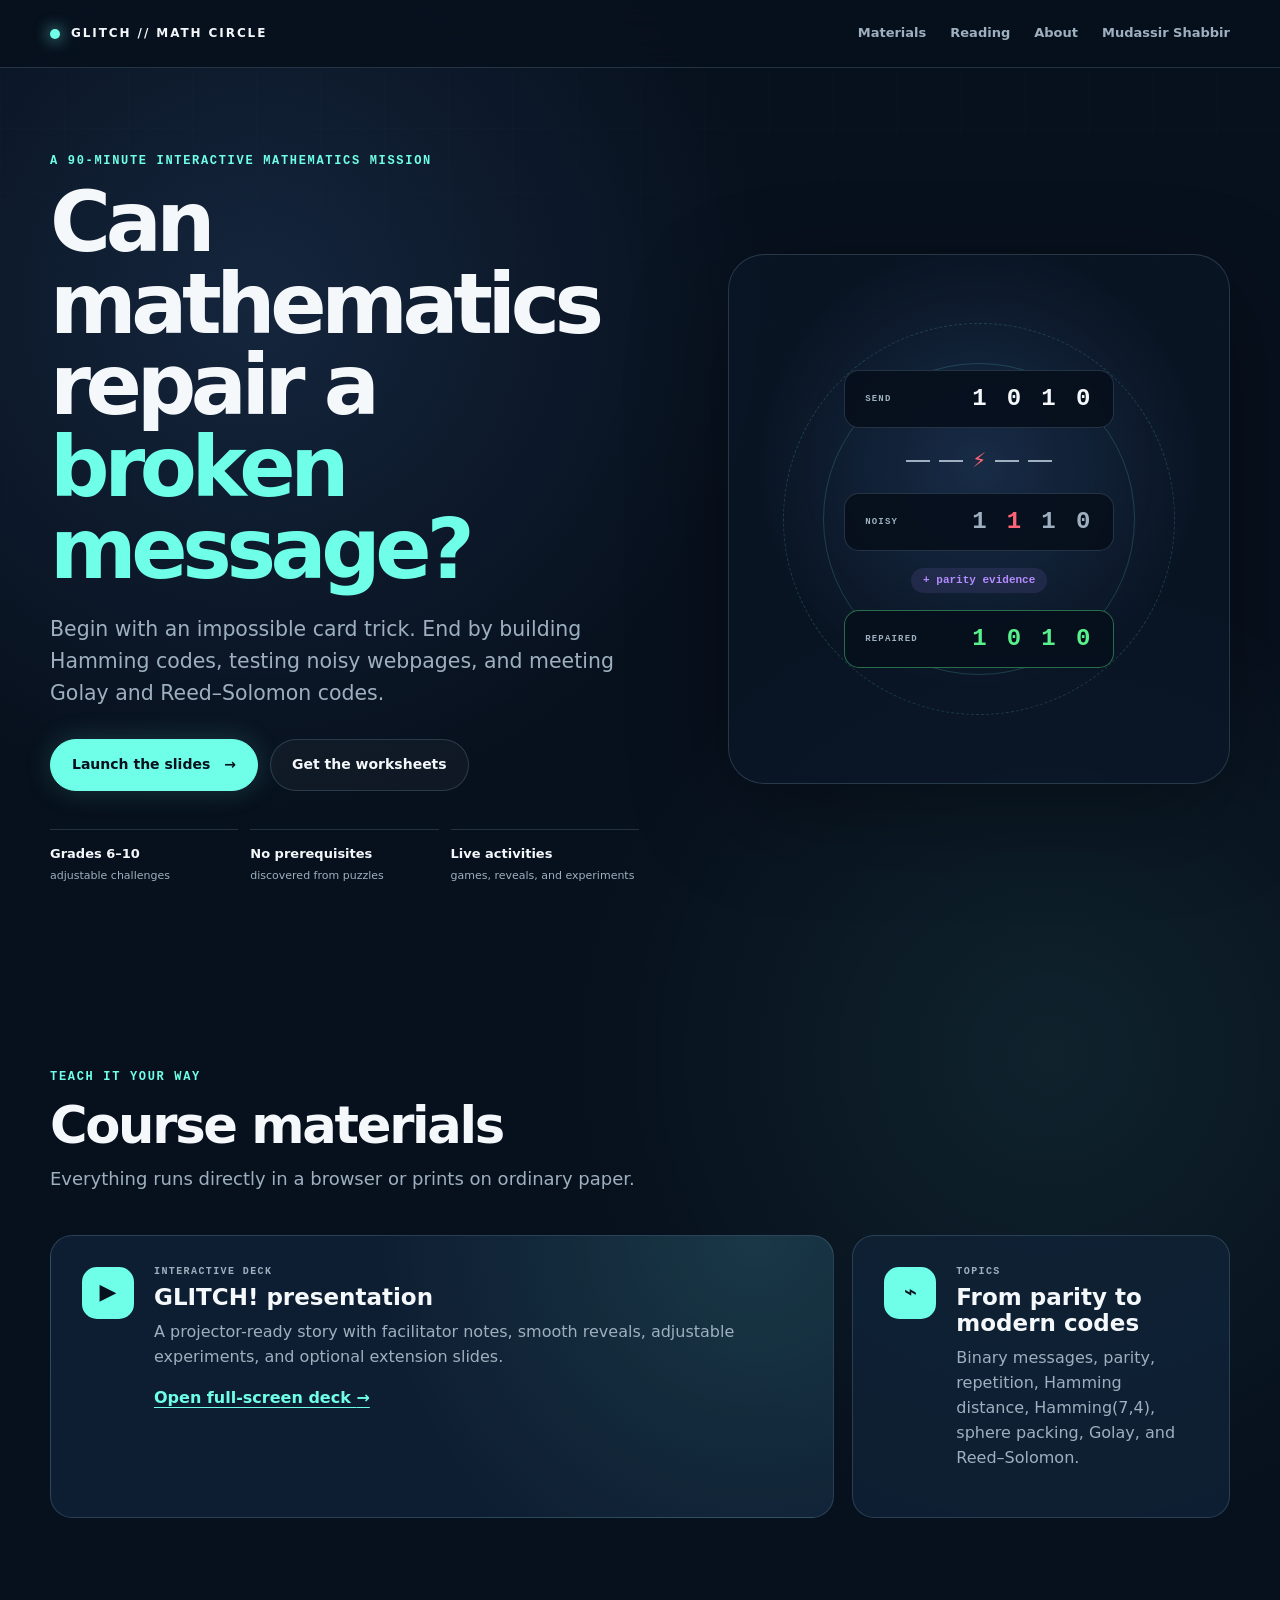
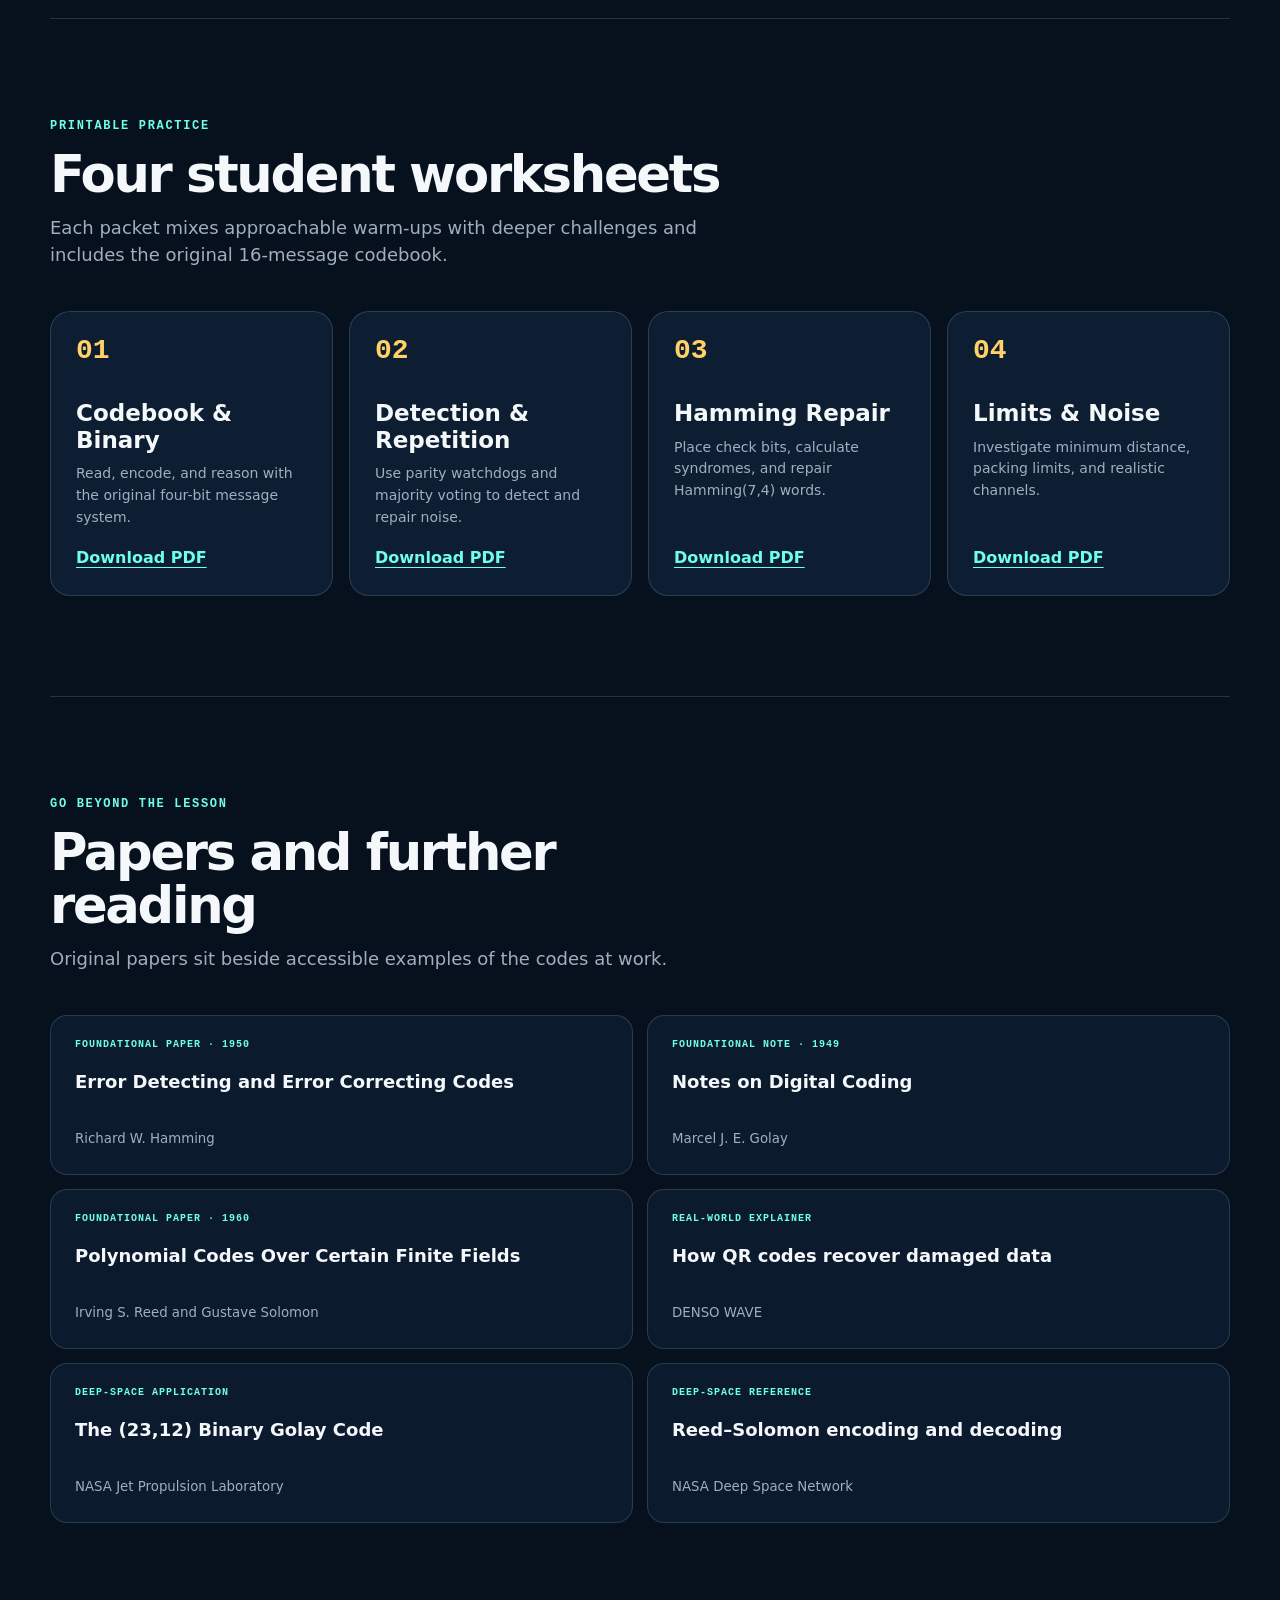
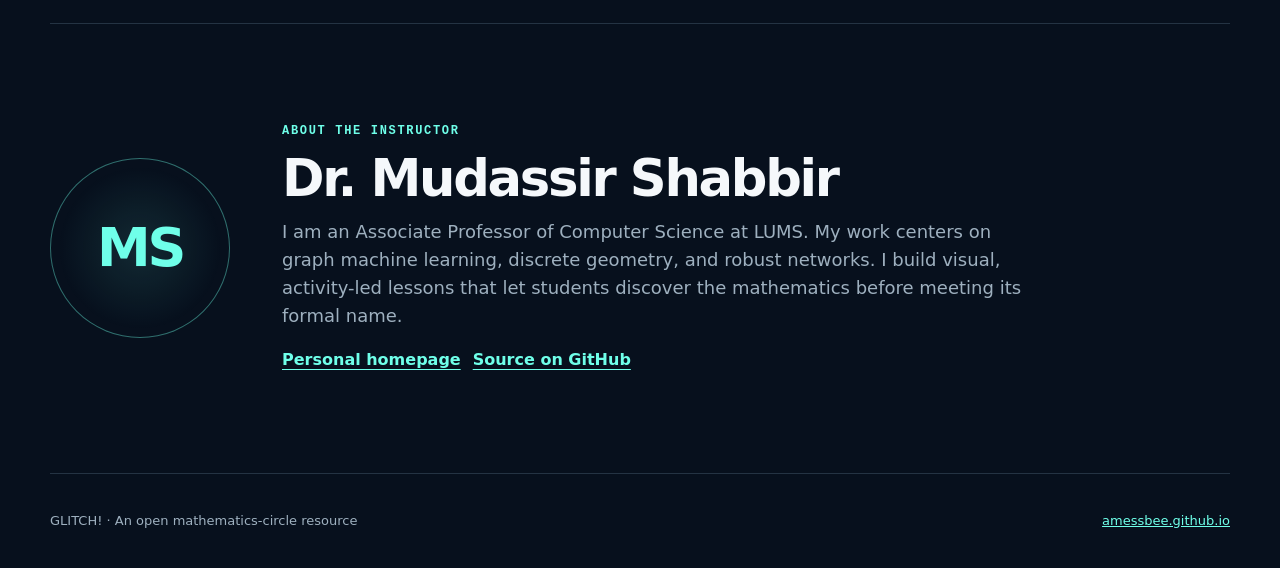
<file: index.html>
<!doctype html>
<html lang="en">
<head>
  <meta charset="utf-8">
  <meta name="viewport" content="width=device-width, initial-scale=1">
  <meta name="theme-color" content="#07101d">
  <meta name="description" content="GLITCH! is an interactive mathematics circle on error-correcting codes, with slides, printable worksheets, and further reading.">
  <title>GLITCH! · Error-Correcting Codes Math Circle</title>
  <link rel="stylesheet" href="landing.css">
</head>
<body>
  <header class="site-header">
    <a class="wordmark" href="#top" aria-label="GLITCH home"><i></i>GLITCH // MATH CIRCLE</a>
    <nav aria-label="Main navigation">
      <a href="#materials">Materials</a>
      <a href="#reading">Reading</a>
      <a href="#about">About</a>
      <a href="https://amessbee.github.io/">Mudassir Shabbir</a>
    </nav>
  </header>

  <main id="top">
    <section class="hero">
      <div class="hero-copy">
        <p class="eyebrow">A 90-minute interactive mathematics mission</p>
        <h1>Can mathematics repair a <span>broken message?</span></h1>
        <p class="hero-lede">
          Begin with an impossible card trick. End by building Hamming codes,
          testing noisy webpages, and meeting Golay and Reed–Solomon codes.
        </p>
        <div class="hero-actions">
          <a class="button primary" href="slides.html">Launch the slides <span>→</span></a>
          <a class="button secondary" href="#worksheets">Get the worksheets</a>
        </div>
        <ul class="quick-facts" aria-label="Course details">
          <li><strong>Grades 6–10</strong><span>adjustable challenges</span></li>
          <li><strong>No prerequisites</strong><span>discovered from puzzles</span></li>
          <li><strong>Live activities</strong><span>games, reveals, and experiments</span></li>
        </ul>
      </div>

      <div class="hero-visual" aria-label="A message travels through noise and is repaired">
        <div class="message original"><small>SEND</small><code>1 0 1 0</code></div>
        <div class="channel"><span></span><span></span><b>⚡</b><span></span><span></span></div>
        <div class="message damaged"><small>NOISY</small><code>1 <em>1</em> 1 0</code></div>
        <div class="repair">+ parity evidence</div>
        <div class="message recovered"><small>REPAIRED</small><code>1 0 1 0</code></div>
      </div>
    </section>

    <section class="section" id="materials">
      <div class="section-heading">
        <p class="eyebrow">Teach it your way</p>
        <h2>Course materials</h2>
        <p>Everything runs directly in a browser or prints on ordinary paper.</p>
      </div>

      <div class="feature-grid">
        <article class="feature-card featured">
          <div class="feature-icon">▶</div>
          <div>
            <p class="card-kicker">Interactive deck</p>
            <h3>GLITCH! presentation</h3>
            <p>
              A projector-ready story with facilitator notes, smooth reveals,
              adjustable experiments, and optional extension slides.
            </p>
            <a href="slides.html">Open full-screen deck <span>→</span></a>
          </div>
        </article>

        <article class="feature-card">
          <div class="feature-icon">⌁</div>
          <div>
            <p class="card-kicker">Topics</p>
            <h3>From parity to modern codes</h3>
            <p>
              Binary messages, parity, repetition, Hamming distance,
              Hamming(7,4), sphere packing, Golay, and Reed–Solomon.
            </p>
          </div>
        </article>
      </div>
    </section>

    <section class="section worksheets" id="worksheets">
      <div class="section-heading">
        <p class="eyebrow">Printable practice</p>
        <h2>Four student worksheets</h2>
        <p>Each packet mixes approachable warm-ups with deeper challenges and includes the original 16-message codebook.</p>
      </div>

      <div class="worksheet-grid">
        <article class="worksheet-card">
          <span class="sheet-number">01</span>
          <h3>Codebook &amp; Binary</h3>
          <p>Read, encode, and reason with the original four-bit message system.</p>
          <a href="output/pdf/worksheet-1-codebook-and-binary.pdf">Download PDF</a>
        </article>
        <article class="worksheet-card">
          <span class="sheet-number">02</span>
          <h3>Detection &amp; Repetition</h3>
          <p>Use parity watchdogs and majority voting to detect and repair noise.</p>
          <a href="output/pdf/worksheet-2-detection-and-repetition.pdf">Download PDF</a>
        </article>
        <article class="worksheet-card">
          <span class="sheet-number">03</span>
          <h3>Hamming Repair</h3>
          <p>Place check bits, calculate syndromes, and repair Hamming(7,4) words.</p>
          <a href="output/pdf/worksheet-3-hamming-repair.pdf">Download PDF</a>
        </article>
        <article class="worksheet-card">
          <span class="sheet-number">04</span>
          <h3>Limits &amp; Noise</h3>
          <p>Investigate minimum distance, packing limits, and realistic channels.</p>
          <a href="output/pdf/worksheet-4-limits-and-noise.pdf">Download PDF</a>
        </article>
      </div>
    </section>

    <section class="section" id="reading">
      <div class="section-heading">
        <p class="eyebrow">Go beyond the lesson</p>
        <h2>Papers and further reading</h2>
        <p>Original papers sit beside accessible examples of the codes at work.</p>
      </div>

      <div class="reading-list">
        <a href="https://doi.org/10.1002/j.1538-7305.1950.tb00463.x" target="_blank" rel="noopener">
          <span>Foundational paper · 1950</span>
          <strong>Error Detecting and Error Correcting Codes</strong>
          <small>Richard W. Hamming</small>
        </a>
        <a href="https://doi.org/10.1109/JRPROC.1949.232969" target="_blank" rel="noopener">
          <span>Foundational note · 1949</span>
          <strong>Notes on Digital Coding</strong>
          <small>Marcel J. E. Golay</small>
        </a>
        <a href="https://doi.org/10.1137/0108018" target="_blank" rel="noopener">
          <span>Foundational paper · 1960</span>
          <strong>Polynomial Codes Over Certain Finite Fields</strong>
          <small>Irving S. Reed and Gustave Solomon</small>
        </a>
        <a href="https://www.qrcode.com/en/about/error_correction.html" target="_blank" rel="noopener">
          <span>Real-world explainer</span>
          <strong>How QR codes recover damaged data</strong>
          <small>DENSO WAVE</small>
        </a>
        <a href="https://ipnpr.jpl.nasa.gov/progress_report/42-96/96E.PDF" target="_blank" rel="noopener">
          <span>Deep-space application</span>
          <strong>The (23,12) Binary Golay Code</strong>
          <small>NASA Jet Propulsion Laboratory</small>
        </a>
        <a href="https://deepspace.jpl.nasa.gov/dsndocs/810-005/206/206E.pdf" target="_blank" rel="noopener">
          <span>Deep-space reference</span>
          <strong>Reed–Solomon encoding and decoding</strong>
          <small>NASA Deep Space Network</small>
        </a>
      </div>
    </section>

    <section class="section about" id="about">
      <div class="about-mark" aria-hidden="true">MS</div>
      <div>
        <p class="eyebrow">About the instructor</p>
        <h2>Dr. Mudassir Shabbir</h2>
        <p>
          I am an Associate Professor of Computer Science at LUMS. My work
          centers on graph machine learning, discrete geometry, and robust
          networks. I build visual, activity-led lessons that let students
          discover the mathematics before meeting its formal name.
        </p>
        <div class="about-links">
          <a href="https://amessbee.github.io/">Personal homepage</a>
          <a href="https://github.com/amessbee/codes_correction">Source on GitHub</a>
        </div>
      </div>
    </section>
  </main>

  <footer>
    <span>GLITCH! · An open mathematics-circle resource</span>
    <a href="https://amessbee.github.io/">amessbee.github.io</a>
  </footer>
</body>
</html>
</file>
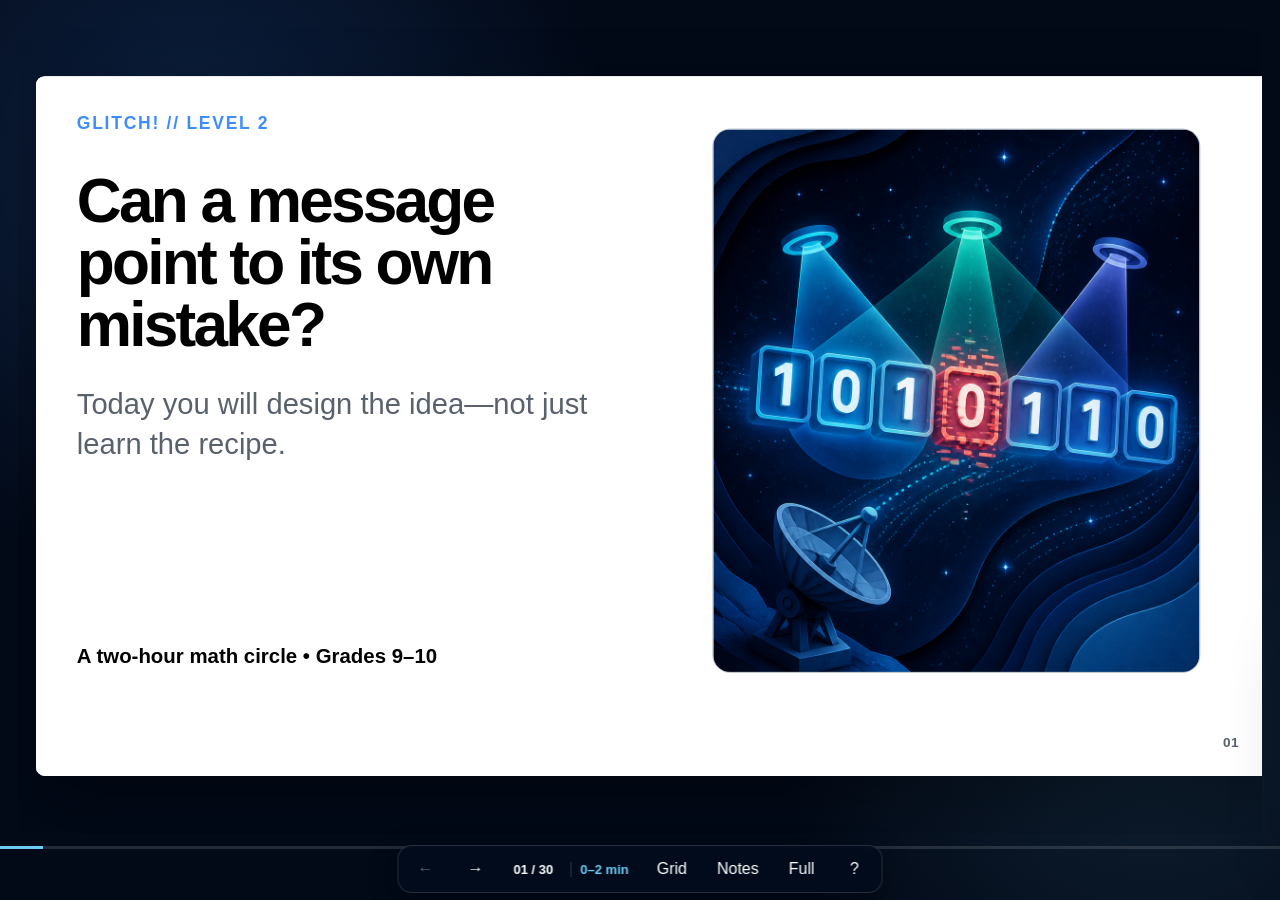
<file: hamming_circle/Hamming_74_Signal_Rescue_HTML/index.html>
<!doctype html>
<html lang="en">
<head>
  <meta charset="utf-8">
  <meta name="viewport" content="width=device-width, initial-scale=1">
  <meta name="theme-color" content="#071a3a">
  <title>Signal Rescue Lab — Hamming(7,4)</title>
  <link rel="stylesheet" href="deck.css">
</head>
<body>
  <main id="app" aria-label="Signal Rescue Lab slide presentation">
    <div id="viewport">
      <div id="stage" aria-live="polite"></div>
    </div>

    <div id="progress" aria-hidden="true"><span></span></div>

    <nav id="controls" aria-label="Presentation controls">
      <button id="previous" type="button" aria-label="Previous slide" title="Previous slide (←)">←</button>
      <button id="next" type="button" aria-label="Next slide" title="Next slide (→ or Space)">→</button>
      <span id="counter">01 / 30</span>
      <span id="timeline">0–2 min</span>
      <button id="overviewButton" type="button" aria-label="Open slide overview" title="Overview (O)">Grid</button>
      <button id="notesButton" type="button" aria-label="Toggle facilitator notes" title="Notes (N)">Notes</button>
      <button id="fullscreenButton" type="button" aria-label="Toggle fullscreen" title="Fullscreen (F)">Full</button>
      <button id="helpButton" type="button" aria-label="Show keyboard help" title="Help (?)">?</button>
    </nav>

    <aside id="notesPanel" aria-label="Facilitator notes" aria-hidden="true">
      <div class="panel-head">
        <strong>Facilitator notes</strong>
        <button id="closeNotes" type="button" aria-label="Close notes">×</button>
      </div>
      <p id="notesTiming"></p>
      <p id="notesText"></p>
    </aside>

    <section id="overview" aria-label="Slide overview" aria-hidden="true">
      <div class="overlay-head">
        <div>
          <span class="eyebrow">SIGNAL RESCUE LAB</span>
          <h2>Choose a slide</h2>
        </div>
        <button id="closeOverview" type="button" aria-label="Close overview">×</button>
      </div>
      <div id="overviewGrid"></div>
    </section>

    <section id="help" aria-label="Keyboard shortcuts" aria-hidden="true">
      <div class="help-card">
        <button id="closeHelp" type="button" aria-label="Close help">×</button>
        <span class="eyebrow">KEYBOARD</span>
        <h2>Present without touching the mouse</h2>
        <dl>
          <div><dt>← / →</dt><dd>Previous / next slide</dd></div>
          <div><dt>Space</dt><dd>Next slide</dd></div>
          <div><dt>Home / End</dt><dd>First / last slide</dd></div>
          <div><dt>N</dt><dd>Facilitator notes</dd></div>
          <div><dt>O</dt><dd>Slide overview</dd></div>
          <div><dt>F</dt><dd>Fullscreen</dd></div>
          <div><dt>P</dt><dd>Print all slides</dd></div>
          <div><dt>?</dt><dd>This help</dd></div>
        </dl>
      </div>
    </section>
  </main>

  <noscript>This presentation requires JavaScript for navigation.</noscript>
  <script src="slides.js" defer></script>
  <script src="deck.js" defer></script>
</body>
</html>
</file>
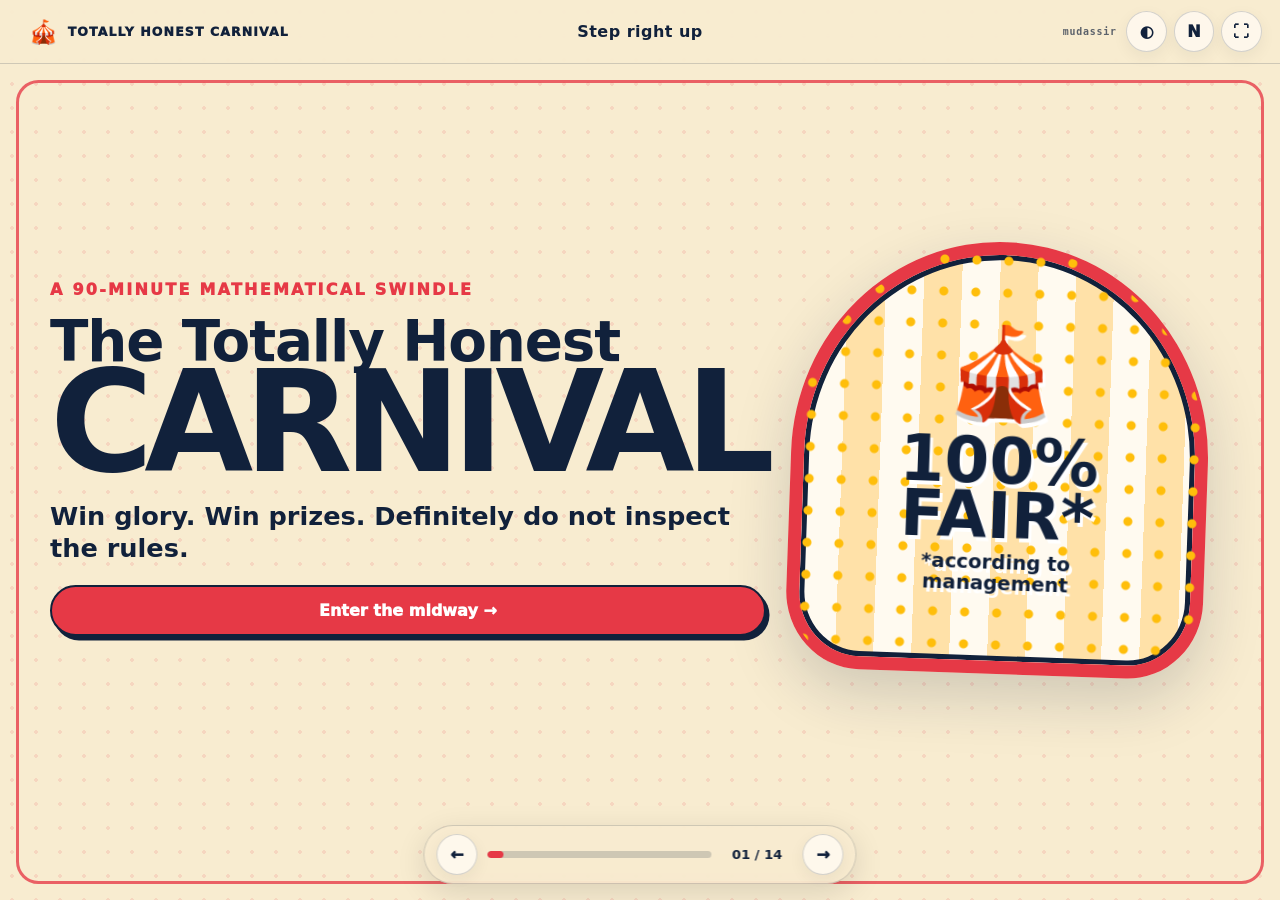
<file: carnival.html>
<!doctype html>
<html lang="en">
<head>
  <meta charset="utf-8">
  <meta name="viewport" content="width=device-width, initial-scale=1, viewport-fit=cover">
  <meta name="theme-color" content="#f8ecd0">
  <title>The Totally Honest Carnival — Math Circle</title>
  <link rel="stylesheet" href="circle-templates.css">
</head>
<body class="carnival" data-visuals="1">
  <header class="deck-chrome" aria-label="Presentation controls">
    <button class="brand-mark" data-action="go-home"><span class="brand-icon">🎪</span> Totally Honest Carnival</button>
    <div class="chapter-label" id="chapterLabel">Step right up</div>
    <div class="header-actions">
      <small class="deck-signature"><a href="https://amessbee.github.io/" target="_blank" rel="noopener" style="color:inherit;text-decoration:none;">mudassir</a></small>
      <button class="icon-button" data-action="display" title="Display controls (D)">◐</button>
      <button class="icon-button" data-action="notes" title="Facilitator notes (N)">N</button>
      <button class="icon-button" data-action="fullscreen" title="Fullscreen (F)">⛶</button>
    </div>
  </header>

  <main class="deck" id="deck">
    <section class="slide active" data-chapter="Step right up" data-notes="Play this completely straight. Welcome everyone to the most honest carnival in mathematical history. Invite suspicion, but do not say probability or expected value yet.">
      <div class="slide-inner hero-layout">
        <div class="hero-copy">
          <p class="eyebrow">A 90-minute mathematical swindle</p>
          <h1><small>The Totally Honest</small>CARNIVAL</h1>
          <p class="lead">Win glory. Win prizes. Definitely do not inspect the rules.</p>
          <button class="primary-button" data-action="next">Enter the midway →</button>
        </div>
        <div class="marquee" aria-hidden="true">
          <div class="marquee-art"><span>🎪</span><strong>100% FAIR*</strong><small>*according to management</small></div>
        </div>
      </div>
    </section>

    <section class="slide" data-chapter="Your fortune" data-notes="Give each team ten physical counters if possible. The digital bank is a visual anchor. Tell them tickets are precious and bankruptcy is hilarious but optional.">
      <div class="slide-inner finale-layout">
        <p class="eyebrow">Every team begins rich</p>
        <h2>Ten tickets. Spend suspiciously.</h2>
        <div class="ticket-bank" id="ticketBank" aria-label="Ten carnival tickets"></div>
        <div class="action-row">
          <button class="secondary-button" data-action="ticket-minus">Spend one</button>
          <button class="secondary-button" data-action="ticket-plus">Win one</button>
          <button class="primary-button" data-action="ticket-reset">Restore fortune</button>
        </div>
        <p class="big-quote" id="ticketStatus">FORTUNE: 10</p>
      </div>
    </section>

    <section class="slide" data-chapter="The Great Swindle" data-notes="Charge one ticket per play. Secretly, the winning ball appears under cup 1 only about 15% of the time, while students naturally tend to pick the middle. Let the room get noisy and accuse you. Reset when ready.">
      <div class="slide-inner two-column">
        <div class="copy-stack">
          <p class="eyebrow">Game 01 · The Great Swindle</p>
          <h2>Find the golden ball.</h2>
          <p class="lead">Pay 1 ticket. Win 3. Choose one cup.</p>
          <div class="scoreboard">
            <div><strong id="swindlePlays">0</strong><span>plays</span></div>
            <div><strong id="swindleWins">0</strong><span>wins</span></div>
            <div><strong id="houseProfit">0</strong><span>house</span></div>
          </div>
          <button class="secondary-button" data-action="swindle-reset">Hide the evidence</button>
        </div>
        <div class="panel swindle-stage">
          <span class="dealer-grin" aria-hidden="true">😇</span>
          <div class="cups" id="cups">
            <button class="cup" data-cup="0" aria-label="Choose left cup"></button>
            <button class="cup" data-cup="1" aria-label="Choose middle cup"></button>
            <button class="cup" data-cup="2" aria-label="Choose right cup"></button>
          </div>
          <p class="lead" id="swindleStatus" aria-live="polite">The dealer is definitely trustworthy.</p>
        </div>
      </div>
    </section>

    <section class="slide" data-chapter="Catch the cheat" data-notes="Teams may replay digitally or model the game with cards. First minute: record only. Then ask what evidence would convince a skeptical judge. Hint buttons may be revealed one at a time.">
      <div class="slide-inner split-even">
        <div class="copy-stack">
          <p class="eyebrow">Carnival investigation unit</p>
          <h2>Catch the cheat.</h2>
          <div class="timer" id="cheatTimer" data-duration="420">07:00</div>
          <div class="action-row">
            <button class="primary-button" data-action="timer-toggle" data-target="cheatTimer">Start / pause</button>
            <button class="secondary-button" data-action="timer-reset" data-target="cheatTimer">Reset</button>
          </div>
        </div>
        <div class="panel action-column">
          <div class="ticket" style="--tilt:2deg">OBSERVE</div>
          <div class="ticket" style="--tilt:-3deg">COUNT</div>
          <div class="ticket" style="--tilt:1deg">ACCUSE</div>
          <button class="choice-button" data-action="carnival-hint" data-hint="1">Hint 01</button>
          <p class="lead" id="carnivalHint">Build a case the dealer cannot wriggle out of.</p>
        </div>
      </div>
    </section>

    <section class="slide" data-chapter="Outcome lab" data-notes="Ask which totals should be common before rolling. Roll 1, then 25, then 250. Let the bar chart do the arguing. Students should notice that equal-looking totals are not equally likely.">
      <div class="slide-inner dice-lab">
        <div class="copy-stack">
          <p class="eyebrow">Evidence machine A</p>
          <h2>Which sum loves attention?</h2>
          <div class="dice-stage">
            <div class="die" id="dieOne">⚅</div>
            <div class="die" id="dieTwo">⚅</div>
          </div>
          <div class="action-row">
            <button class="primary-button" data-action="roll-dice" data-rolls="1">Roll 1</button>
            <button class="secondary-button" data-action="roll-dice" data-rolls="25">Roll 25</button>
            <button class="secondary-button" data-action="roll-dice" data-rolls="250">Roll 250</button>
            <button class="secondary-button" data-action="dice-reset">Clear</button>
          </div>
        </div>
        <div class="panel">
          <div class="bar-chart" id="diceChart" aria-label="Frequency chart of dice sums"></div>
          <p class="microcopy" id="diceStatus">No evidence yet.</p>
        </div>
      </div>
    </section>

    <section class="slide" data-chapter="Spinner lab" data-notes="Invite a student to predict a color, then spin repeatedly. The sectors are intentionally unequal. Ask whether four colors means one-quarter each. Do not formalize yet.">
      <div class="slide-inner two-column">
        <div class="copy-stack">
          <p class="eyebrow">Evidence machine B</p>
          <h2>Four colors. Equal chances?</h2>
          <p class="big-quote" id="spinnerResult">PLACE BETS</p>
          <button class="primary-button" data-action="spin">Spin the wheel</button>
        </div>
        <div class="spinner-shell"><div class="spinner-wheel" id="spinnerWheel"></div></div>
      </div>
    </section>

    <section class="slide" data-chapter="Fair or foul" data-notes="Read each offer aloud. Teams vote with thumbs or by clicking. Ask for one-sentence defenses. These are deliberately debatable until the long-run outcome is made explicit.">
      <div class="slide-inner split-even">
        <div class="copy-stack">
          <p class="eyebrow">Instant audit</p>
          <h2>Fair… or foul?</h2>
          <div class="stamp-mark" id="auditStamp">YOUR CALL</div>
        </div>
        <div class="panel action-column" id="auditCards">
          <p class="big-quote" id="auditOffer">Pay 2 · Heads wins 4 · Tails wins 0</p>
          <div class="action-row">
            <button class="choice-button" data-action="audit-vote" data-vote="fair">✓ Fair</button>
            <button class="choice-button" data-action="audit-vote" data-vote="foul">✕ Foul</button>
            <button class="primary-button" data-action="audit-next">Next offer</button>
          </div>
          <p class="lead" id="auditAnswer">Make the room commit.</p>
        </div>
      </div>
    </section>

    <section class="slide" data-chapter="Balance the booth" data-notes="Move the chance, prize, and entry sliders. Interpret the scale as the player's average gain versus the booth's average gain. Seek a near-horizontal beam. The meter uses expected net value behind the scenes.">
      <div class="slide-inner two-column">
        <div class="copy-stack">
          <p class="eyebrow">Repair shop</p>
          <h2>Balance the booth.</h2>
          <div class="panel slider-grid">
            <label for="chanceSlider">Win chance</label><input id="chanceSlider" type="range" min="5" max="95" value="25"><output id="chanceOut">25%</output>
            <label for="prizeSlider">Prize</label><input id="prizeSlider" type="range" min="1" max="20" value="8"><output id="prizeOut">8</output>
            <label for="costSlider">Entry</label><input id="costSlider" type="range" min="1" max="10" value="2"><output id="costOut">2</output>
          </div>
        </div>
        <div class="panel fairness-card">
          <div class="scale-visual">
            <div class="scale-pans"><span>🙂</span><span>🎪</span></div>
            <div class="scale-beam" id="scaleBeam"></div><div class="scale-post"></div>
          </div>
          <div class="fairness-verdict" id="fairnessVerdict">BALANCED!</div>
          <div class="meter"><span id="fairnessMeter"></span></div>
          <p class="microcopy" id="fairnessMath">Average player change: 0.00 tickets</p>
        </div>
      </div>
    </section>

    <section class="slide" data-chapter="Design a trap" data-notes="Teams now design a carnival game. They may aim for fair, slightly generous, or shamelessly profitable. Use the simulator to reveal what happens over many plays. Encourage ridiculous game names and prizes.">
      <div class="slide-inner booth-builder">
        <div class="copy-stack">
          <p class="eyebrow">Your booth · Your reputation</p>
          <h2>Design a trap.</h2>
          <div class="panel slider-grid">
            <label for="builderChance">Chance</label><input id="builderChance" type="range" min="1" max="99" value="30"><output id="builderChanceOut">30%</output>
            <label for="builderPrize">Prize</label><input id="builderPrize" type="range" min="1" max="30" value="5"><output id="builderPrizeOut">5</output>
            <label for="builderCost">Entry</label><input id="builderCost" type="range" min="1" max="12" value="2"><output id="builderCostOut">2</output>
          </div>
          <div class="action-row">
            <button class="primary-button" data-action="simulate" data-trials="100">Test ×100</button>
            <button class="secondary-button" data-action="simulate" data-trials="1000">Test ×1000</button>
          </div>
        </div>
        <div class="panel fairness-card">
          <div class="sim-plot" id="simPlot" aria-label="Simulation of player fortunes"></div>
          <div class="fairness-verdict" id="simVerdict">OPEN FOR BUSINESS</div>
          <p class="lead" id="simResult">Set the rules. Then face the crowd.</p>
        </div>
      </div>
    </section>

    <section class="slide" data-chapter="Tournament" data-notes="Teams rotate through each other's booths. Give each visitor five test plays and an audit card. Designers must advertise honestly but may use theatrical misdirection. Run for 12–15 minutes.">
      <div class="slide-inner finale-layout">
        <p class="eyebrow">The midway opens</p>
        <h2>Play. Laugh. Audit.</h2>
        <div class="ticket-bank">
          <div class="ticket">01<br>PLAY</div><div class="ticket">02<br>RECORD</div><div class="ticket">03<br>REVERSE</div><div class="ticket">04<br>ACCUSE</div>
        </div>
        <div class="timer" id="tournamentTimer" data-duration="720">12:00</div>
        <div class="action-row">
          <button class="primary-button" data-action="timer-toggle" data-target="tournamentTimer">Open carnival</button>
          <button class="secondary-button" data-action="timer-reset" data-target="tournamentTimer">Reset</button>
        </div>
      </div>
    </section>

    <section class="slide" data-chapter="Boss level" data-notes="This game looks lopsided: a 10% jackpot of 18, a 40% small prize of 3, otherwise zero, entry 3. Reveal that the average payout is exactly 3. Ask why most players still lose and why the game can still be fair in the long run.">
      <div class="slide-inner split-even">
        <div class="copy-stack">
          <p class="eyebrow">Boss level</p>
          <h2>Ugly… but fair?</h2>
          <div class="ticket-bank"><div class="ticket">10%<br>WIN 18</div><div class="ticket">40%<br>WIN 3</div><div class="ticket">50%<br>WIN 0</div></div>
          <p class="lead">Entry: 3 tickets</p>
        </div>
        <div class="panel finale-layout">
          <button class="stamp-button" data-action="boss-sim">Run 1,000 players</button>
          <div class="big-number" id="bossProfit">?</div>
          <p class="lead" id="bossStatus">House profit after a very busy night</p>
        </div>
      </div>
    </section>

    <section class="slide" data-chapter="The mathematical name" data-notes="Let a student describe the long-run calculation before revealing the term. Expected value is a weighted average of changes, not a promise about one play.">
      <div class="slide-inner finale-layout">
        <p class="eyebrow">The accountant finally confesses</p>
        <h2>Chance × change, added across every outcome.</h2>
        <button class="stamp-button" data-action="reveal" data-target="expectedValue">Reveal the name</button>
        <div class="reveal-word covered" id="expectedValue">EXPECTED VALUE</div>
        <p class="lead">A prediction for the long run—not a prophecy for the next turn.</p>
      </div>
    </section>

    <section class="slide" data-chapter="Beyond the carnival" data-notes="Collect examples: insurance, lotteries, discounts, free trials, board games, sports strategies. Keep it conversational and emphasize that the tool helps ask better questions, not merely avoid fun.">
      <div class="slide-inner finale-layout">
        <p class="eyebrow">The midway is everywhere</p>
        <h2>Where else is someone setting the odds?</h2>
        <div class="marquee-art" aria-hidden="true"><span>🎲 🏦 🎮 🛡️ 🎟️</span></div>
        <p class="big-quote">Who gains in the long run?</p>
      </div>
    </section>

    <section class="slide" data-chapter="Carnival closed" data-notes="End by awarding prizes: funniest game, most honest villain, sneakiest fair game, clearest auditor. Invite one final sentence from the room: Fair does not mean… / Fair does mean…">
      <div class="slide-inner finale-layout">
        <p class="eyebrow">Final verdict</p>
        <h2>Fair does not mean “everyone wins.”</h2>
        <div class="stamp-mark">IT MEANS THE LONG RUN BALANCES</div>
        <div class="marquee-art" aria-hidden="true"><span>🏆🎪😂</span></div>
      </div>
    </section>
  </main>

  <nav class="nav-dock" aria-label="Slide navigation">
    <button class="nav-button" data-action="prev" aria-label="Previous slide">←</button>
    <div class="progress-track"><span id="progressBar"></span></div>
    <span class="slide-count" id="slideCount">01 / 14</span>
    <button class="nav-button" data-action="next" aria-label="Next slide">→</button>
  </nav>

  <aside class="notes-panel" id="notesPanel" hidden><div class="panel-title"><span>Facilitator notes</span><button data-action="close-panel">×</button></div><p id="notesText"></p></aside>
  <aside class="display-panel" id="displayPanel" hidden>
    <div class="panel-title"><span>Projector controls</span><button data-action="close-panel">×</button></div>
    <div class="density-control"><button data-action="visuals-less" aria-label="Show fewer figures">−</button><output id="visualsLabel">Current</output><button data-action="visuals-more" aria-label="Show more figures">+</button></div>
    <button class="primary-button" data-action="theme">Flip dark / light colors</button>
    <div class="shortcut-grid"><kbd>← →</kbd><span>move slides</span><kbd>N</kbd><span>notes</span><kbd>C</kbd><span>flip colors</span><kbd>F</kbd><span>fullscreen</span></div>
  </aside>

  <script src="circle-deck.js"></script>
  <script src="carnival.js"></script>
</body>
</html>
</file>
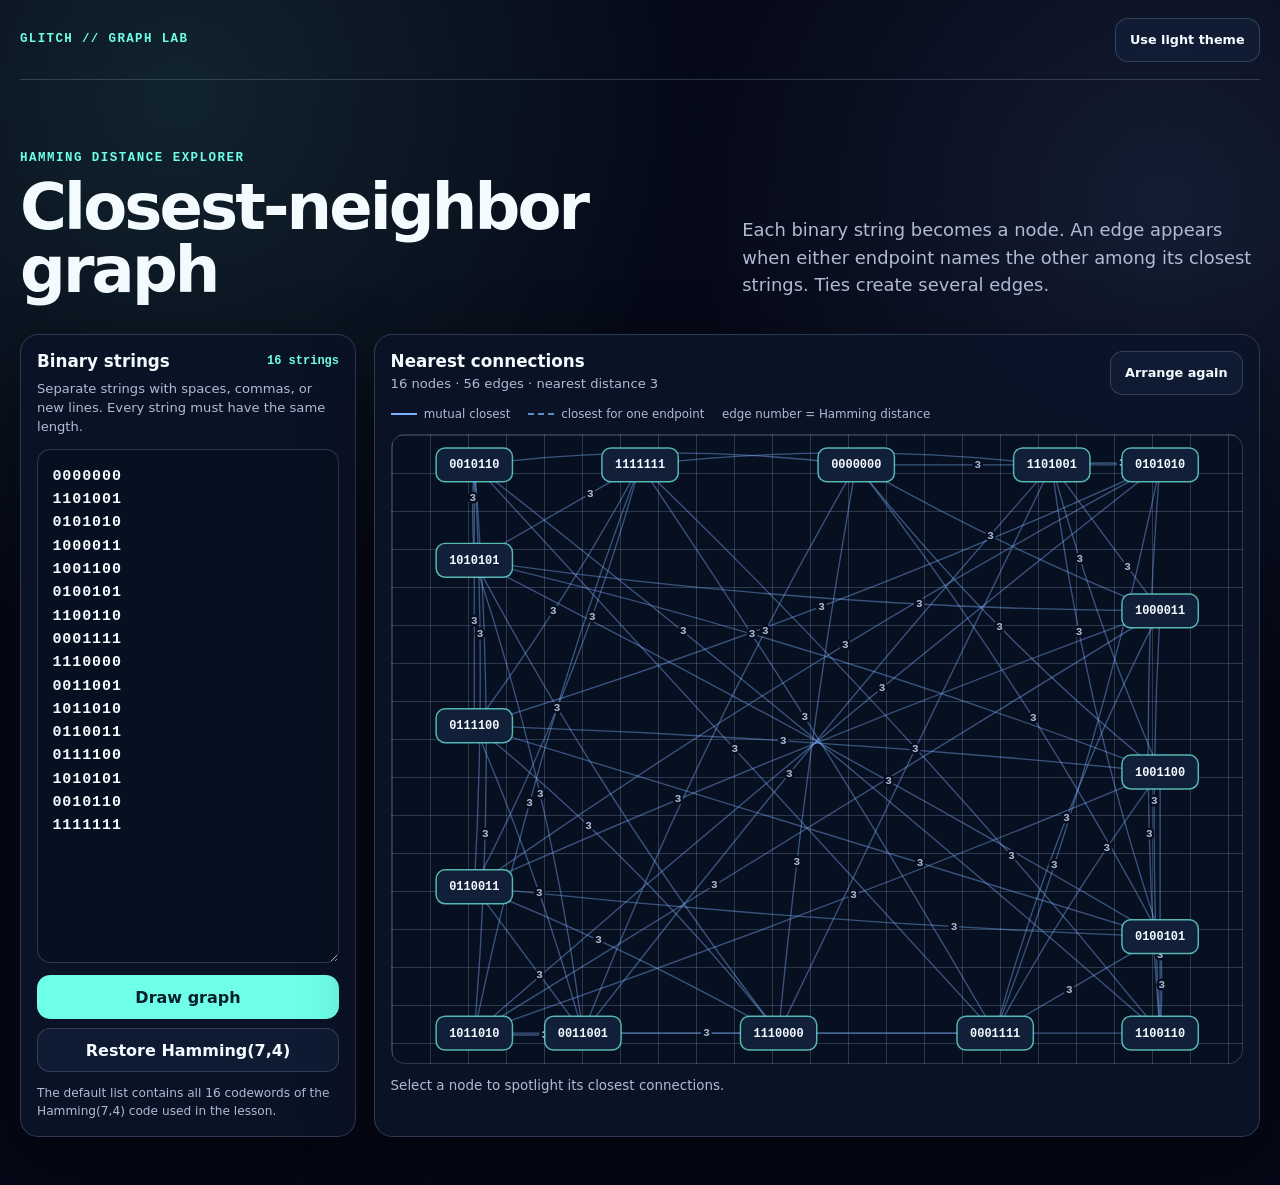
<file: hamming-neighbor-graph.html>
<!doctype html>
<html lang="en">
  <head>
    <meta charset="utf-8" />
    <meta name="viewport" content="width=device-width, initial-scale=1" />
    <meta name="theme-color" content="#050816" />
    <title>Closest-neighbor graph · GLITCH Math Circle</title>
    <link rel="stylesheet" href="hamming-neighbor-graph.css?v=20260904a" />
  </head>
  <body>
    <header class="lab-header">
      <a class="lab-brand" href="slides.html">GLITCH // GRAPH LAB</a>
      <button class="theme-toggle" id="themeToggle" type="button">
        Use light theme
      </button>
    </header>

    <main>
      <section class="intro" aria-labelledby="pageTitle">
        <p class="eyebrow">Hamming distance explorer</p>
        <h1 id="pageTitle">Closest-neighbor graph</h1>
        <p>
          Each binary string becomes a node. An edge appears when either
          endpoint names the other among its closest strings. Ties create
          several edges.
        </p>
      </section>

      <div class="workspace">
        <form class="input-panel" id="wordForm" novalidate>
          <div class="input-heading">
            <label for="wordInput">Binary strings</label>
            <span id="inputCount">16 strings</span>
          </div>
          <p class="input-hint" id="inputHint">
            Separate strings with spaces, commas, or new lines. Every string
            must have the same length.
          </p>
          <textarea
            id="wordInput"
            aria-describedby="inputHint inputError"
            autocomplete="off"
            autocapitalize="off"
            spellcheck="false"
          >0000000
1101001
0101010
1000011
1001100
0100101
1100110
0001111
1110000
0011001
1011010
0110011
0111100
1010101
0010110
1111111</textarea
          >
          <p class="input-error" id="inputError" role="alert" hidden></p>
          <div class="form-actions">
            <button class="primary-action" type="submit">Draw graph</button>
            <button class="secondary-action" id="restoreButton" type="button">
              Restore Hamming(7,4)
            </button>
          </div>
          <p class="input-note">
            The default list contains all 16 codewords of the Hamming(7,4)
            code used in the lesson.
          </p>
        </form>

        <section class="graph-panel" aria-labelledby="graphTitle">
          <div class="graph-heading">
            <div>
              <h2 id="graphTitle">Nearest connections</h2>
              <output id="graphSummary" aria-live="polite"></output>
            </div>
            <button class="arrange-button" id="arrangeButton" type="button">
              Arrange again
            </button>
          </div>
          <div class="graph-key" aria-label="Graph key">
            <span><i class="key-line mutual"></i>mutual closest</span>
            <span><i class="key-line one-way"></i>closest for one endpoint</span>
            <span>edge number = Hamming distance</span>
          </div>
          <div class="graph-stage" id="graphStage">
            <svg
              id="neighborGraph"
              role="img"
              aria-labelledby="graphTitle graphDescription"
            >
              <desc id="graphDescription"></desc>
            </svg>
          </div>
          <p class="selection-readout" id="selectionReadout" aria-live="polite"></p>
        </section>
      </div>
    </main>

    <script src="hamming-neighbor-graph.js?v=20260904c" defer></script>
  </body>
</html>
</file>
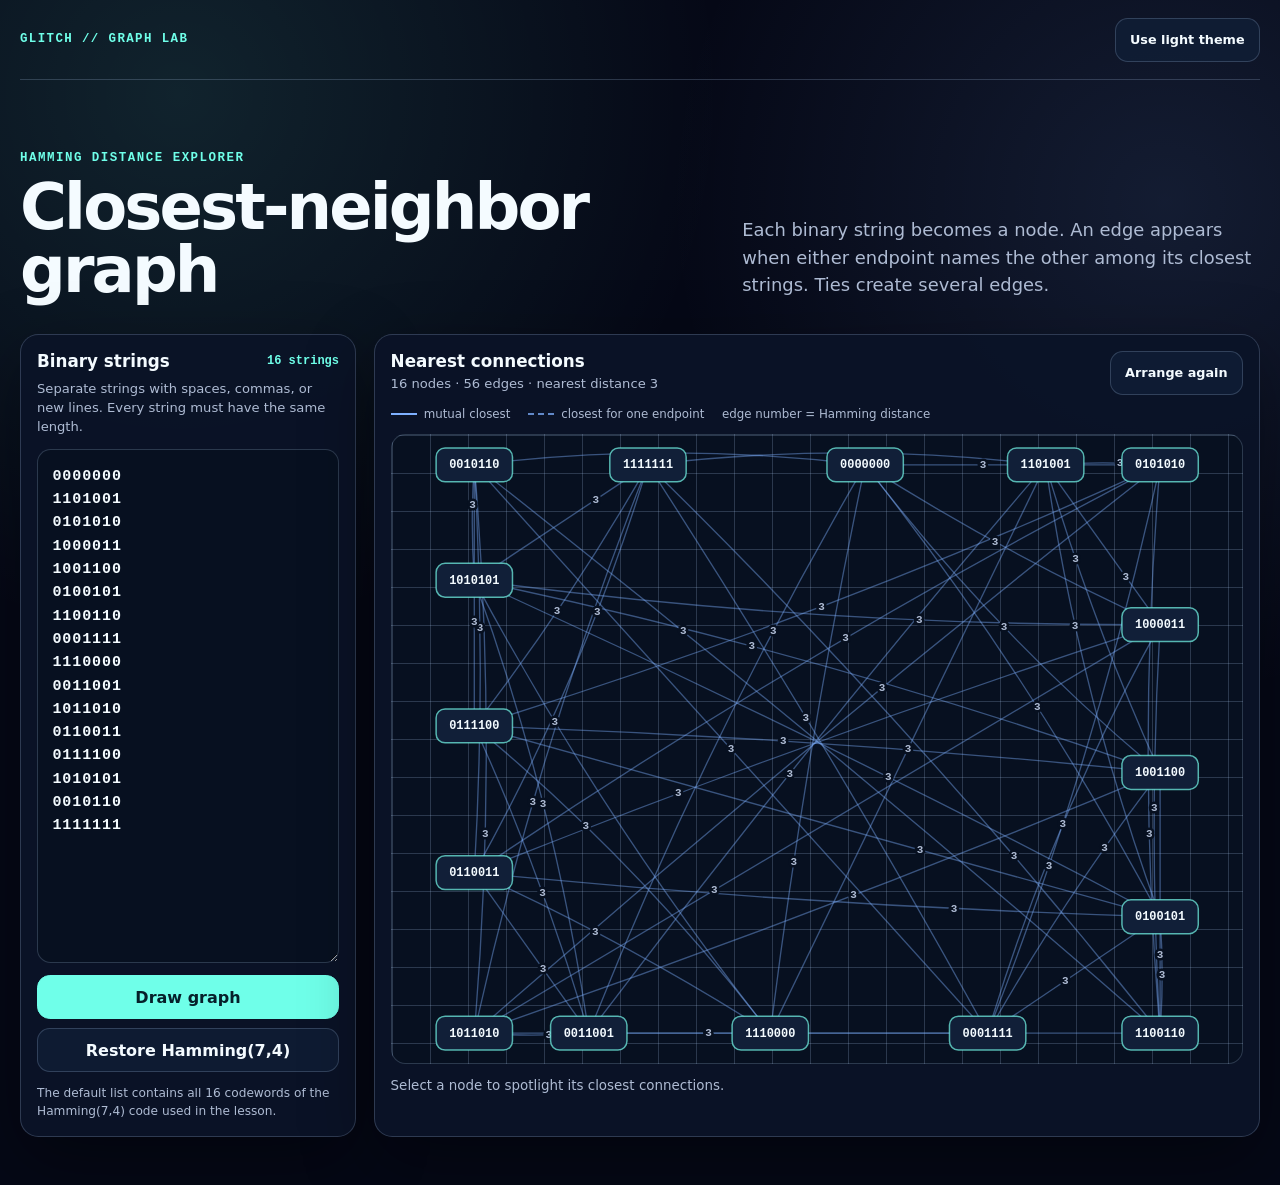
<file: hng.html>
<!doctype html>
<html lang="en">
  <head>
    <meta charset="utf-8" />
    <meta name="viewport" content="width=device-width, initial-scale=1" />
    <meta http-equiv="refresh" content="0; url=hamming-neighbor-graph.html" />
    <title>Opening closest-neighbor graph</title>
    <script>
      location.replace(
        `hamming-neighbor-graph.html${location.search}${location.hash}`,
      );
    </script>
  </head>
  <body>
    <p>
      Opening the
      <a href="hamming-neighbor-graph.html">closest-neighbor graph</a>…
    </p>
  </body>
</html>
</file>
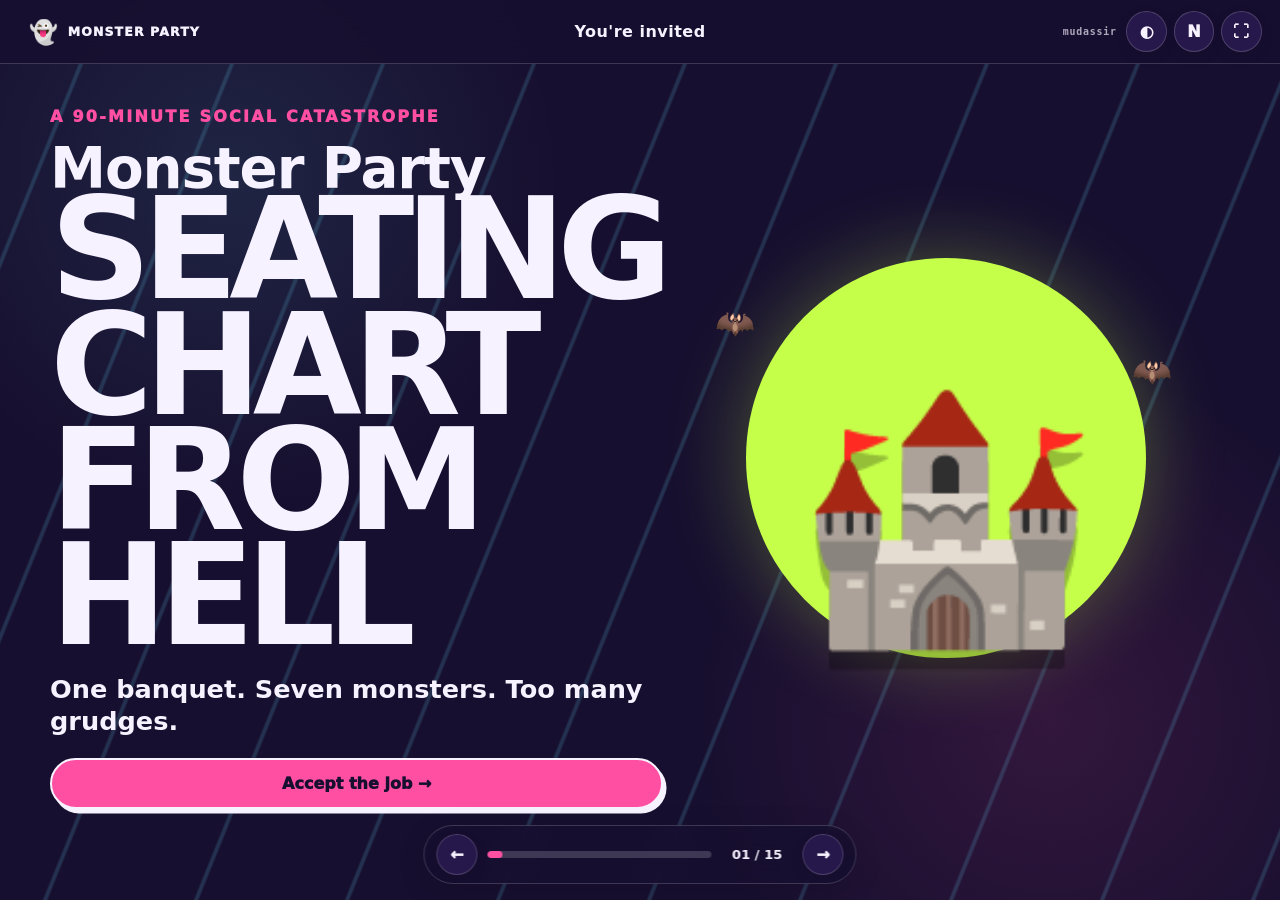
<file: monster-party.html>
<!doctype html>
<html lang="en">
<head>
  <meta charset="utf-8">
  <meta name="viewport" content="width=device-width, initial-scale=1, viewport-fit=cover">
  <meta name="theme-color" content="#170f2f">
  <title>Monster Party — The Seating Chart from Hell</title>
  <link rel="stylesheet" href="circle-templates.css">
</head>
<body class="monster" data-visuals="1">
  <header class="deck-chrome" aria-label="Presentation controls">
    <button class="brand-mark" data-action="go-home"><span class="brand-icon">👻</span> Monster Party</button>
    <div class="chapter-label" id="chapterLabel">You're invited</div>
    <div class="header-actions">
      <small class="deck-signature"><a href="https://amessbee.github.io/" target="_blank" rel="noopener" style="color:inherit;text-decoration:none;">mudassir</a></small>
      <button class="icon-button" data-action="display" title="Display controls (D)">◐</button>
      <button class="icon-button" data-action="notes" title="Facilitator notes (N)">N</button>
      <button class="icon-button" data-action="fullscreen" title="Fullscreen (F)">⛶</button>
    </div>
  </header>

  <main class="deck" id="deck">
    <section class="slide active" data-chapter="You're invited" data-notes="Welcome everyone as the newly appointed Chief Seating Officer. The previous officer vanished under mysterious but probably table-related circumstances. Do not say graph coloring yet.">
      <div class="slide-inner hero-layout">
        <div class="hero-copy">
          <p class="eyebrow">A 90-minute social catastrophe</p>
          <h1><small>Monster Party</small>SEATING CHART FROM HELL</h1>
          <p class="lead">One banquet. Seven monsters. Too many grudges.</p>
          <button class="primary-button" data-action="next">Accept the job →</button>
        </div>
        <div class="moon-stage" aria-hidden="true"><div class="moon"></div><div class="castle">🏰</div><span class="bat">🦇</span><span class="bat">🦇</span></div>
      </div>
    </section>

    <section class="slide" data-chapter="Meet the guests" data-notes="Introduce the cast in character. Click cards to hear their ridiculous demand appear below. Encourage students to choose voices. The constraints are intentionally silly and memorable.">
      <div class="slide-inner finale-layout">
        <p class="eyebrow">The guest list</p>
        <h2>Every monster has… concerns.</h2>
        <div class="monster-roster" id="introRoster"></div>
        <div class="panel lead" id="monsterDemand">Click a guest. Regret everything.</div>
      </div>
    </section>

    <section class="slide seating-slide" data-chapter="First disaster" data-notes="Click monster cards to cycle them from lobby to Table A to Table B. The bell rings whenever enemies share a table. The goal is to seat everyone with only two tables. Let the room shout instructions.">
      <div class="slide-inner">
        <div class="copy-stack">
          <p class="eyebrow">Dinner in 3… 2… scream</p>
          <h2>Seat everyone. Ring no bells.</h2>
        </div>
        <div class="monster-roster" id="seatingRoster"></div>
        <div class="banquet">
          <div class="party-table" id="tableA"><h3>TABLE A</h3></div>
          <div class="party-table" id="tableB"><h3>TABLE B</h3></div>
        </div>
        <div class="action-row" style="justify-content:center">
          <button class="secondary-button" data-action="seating-reset">Evacuate</button>
          <span class="bell" id="dinnerBell" aria-label="Violation bell">🔔</span>
          <p class="lead" id="seatingStatus">Click each guest to move them.</p>
        </div>
      </div>
    </section>

    <section class="slide" data-chapter="Two-table challenge" data-notes="Give teams seven character cards or paper scraps. They have six minutes. A valid split is possible. Ask teams to display their two groups without explaining yet.">
      <div class="slide-inner split-even">
        <div class="copy-stack">
          <p class="eyebrow">Team mission</p>
          <h2>Two tables. Zero feuds.</h2>
          <div class="timer" id="tablesTimer" data-duration="360">06:00</div>
          <div class="action-row">
            <button class="primary-button" data-action="timer-toggle" data-target="tablesTimer">Start / pause</button>
            <button class="secondary-button" data-action="timer-reset" data-target="tablesTimer">Reset</button>
          </div>
        </div>
        <div class="panel finale-layout">
          <div class="big-quote">✂️ → 🔴 🔵</div>
          <div class="constraint-strip"><span class="constraint-chip">Enemies split</span><span class="constraint-chip">Everyone seated</span><span class="constraint-chip">Explain why</span></div>
          <button class="choice-button" data-action="monster-hint">Emergency hint</button>
          <p class="lead" id="monsterHint">No apologies accepted.</p>
        </div>
      </div>
    </section>

    <section class="slide" data-chapter="Triangle of doom" data-notes="Three pairwise enemies cannot fit at two tables. Invite three students to embody the triangle. Place the first two, then ask where the third can go. This is the first genuine impossibility proof.">
      <div class="slide-inner two-column">
        <div class="copy-stack">
          <p class="eyebrow">A new guest arrives</p>
          <h2>Where can the third enemy sit?</h2>
          <div class="action-row">
            <button class="choice-button" data-action="triangle-color">Try two tables</button>
            <button class="primary-button" data-action="triangle-third">Open Table C</button>
          </div>
          <p class="lead" id="triangleStatus">Every pair refuses to share.</p>
        </div>
        <div class="triangle-stage">
          <i class="triangle-line"></i><i class="triangle-line"></i><i class="triangle-line"></i>
          <span class="triangle-monster" data-triangle="0">🧛</span>
          <span class="triangle-monster" data-triangle="1">🧟</span>
          <span class="triangle-monster" data-triangle="2">🐺</span>
        </div>
      </div>
    </section>

    <section class="slide" data-chapter="The feud map" data-notes="Reveal the abstraction: guests become dots, feuds become lines. Ask what information has been discarded and what has been preserved. This is a map of relationships, not geography.">
      <div class="slide-inner two-column">
        <div class="copy-stack">
          <p class="eyebrow">Remove the furniture</p>
          <h2>Guests become dots. Feuds become lines.</h2>
          <div class="constraint-strip"><span class="constraint-chip">monster = dot</span><span class="constraint-chip">feud = line</span><span class="constraint-chip">table = color</span></div>
        </div>
        <div class="graph-board" id="mapGraph" aria-label="Feud network"></div>
      </div>
    </section>

    <section class="slide" data-chapter="Human graph" data-notes="Give each student a monster card. String or outstretched arms represent feuds. Teams must split themselves into two zones with no feud inside a zone. Add one feud midway for comic panic.">
      <div class="slide-inner finale-layout">
        <p class="eyebrow">Everybody stand up</p>
        <h2>Become the feud map.</h2>
        <div class="big-quote" aria-hidden="true">🧛━━🧟━━👻━━🤖</div>
        <div class="timer" id="humanTimer" data-duration="480">08:00</div>
        <div class="action-row">
          <button class="primary-button" data-action="timer-toggle" data-target="humanTimer">Release monsters</button>
          <button class="secondary-button" data-action="timer-reset" data-target="humanTimer">Reset</button>
        </div>
        <p class="lead">No feud may remain inside one zone.</p>
      </div>
    </section>

    <section class="slide" data-chapter="Minimum tables" data-notes="Click each monster dot to cycle through table colors. Adjacent dots may not match. The board begins with no assignments. Challenge the room to use as few colors as possible.">
      <div class="slide-inner two-column">
        <div class="copy-stack">
          <p class="eyebrow">Interactive seating map</p>
          <h2>Use the fewest tables.</h2>
          <div class="color-key"><span><i style="background:#f2509d"></i>A</span><span><i style="background:#c6ff4a"></i>B</span><span><i style="background:#6ce5ff"></i>C</span><span><i style="background:#ffb86b"></i>D</span></div>
          <div class="action-row"><button class="secondary-button" data-action="color-reset">Clear</button><button class="primary-button" data-action="color-check">Check plan</button></div>
          <p class="lead" id="colorStatus">Click dots to change tables.</p>
        </div>
        <div class="graph-board" id="colorGraph" aria-label="Interactive graph coloring puzzle"></div>
      </div>
    </section>

    <section class="slide" data-chapter="Sabotage" data-notes="The graph starts colorable with two tables. Click two monsters to add or remove a feud. Goal: force a third table with one strategic new feud. Ask teams to predict before editing.">
      <div class="slide-inner two-column">
        <div class="copy-stack">
          <p class="eyebrow">Villain mode unlocked</p>
          <h2>Add one feud. Cause maximum chaos.</h2>
          <p class="lead">Select two guests to toggle a feud.</p>
          <div class="action-row"><button class="secondary-button" data-action="sabotage-reset">Undo scandal</button><button class="primary-button" data-action="sabotage-test">Try two tables</button></div>
          <p class="lead" id="sabotageStatus">Choose your enemies wisely.</p>
        </div>
        <div class="graph-board" id="sabotageGraph" aria-label="Editable feud network"></div>
      </div>
    </section>

    <section class="slide" data-chapter="Monster court" data-notes="Read each argument in an outrageous lawyer voice. Students vote. The second claim is the valid proof: an odd cycle blocks two colors. The others are anecdotes or irrelevant.">
      <div class="slide-inner courtroom">
        <div class="judge" aria-hidden="true">👩‍⚖️</div>
        <div class="court-cards">
          <p class="eyebrow">Monster Court is now in session</p>
          <h2>Which argument proves it?</h2>
          <button class="choice-button" data-action="court" data-court="0">“We tried twice and it looked impossible.”</button>
          <button class="choice-button" data-action="court" data-court="1">“Going around this odd loop forces the last pair to match.”</button>
          <button class="choice-button" data-action="court" data-court="2">“Vampires are dramatic, your honor.”</button>
          <p class="lead" id="courtStatus">The jury is restless.</p>
        </div>
      </div>
    </section>

    <section class="slide" data-chapter="Build an impossible party" data-notes="Teams sketch a feud network that needs at least three tables, then another team audits it. Clicking two dots toggles a line; clicking a dot alone after a pause cancels selection. Seek the smallest impossible example first.">
      <div class="slide-inner two-column">
        <div class="copy-stack">
          <p class="eyebrow">Construction challenge</p>
          <h2>Build the smallest disaster.</h2>
          <p class="lead">Toggle feuds. Then dare another team to use two tables.</p>
          <div class="action-row"><button class="secondary-button" data-action="builder-clear">Clear map</button><button class="primary-button" data-action="builder-test">Audit</button></div>
          <p class="lead" id="builderStatus">A blank social calendar. For now.</p>
        </div>
        <div class="graph-board" id="builderGraph" aria-label="Build-your-own feud network"></div>
      </div>
    </section>

    <section class="slide" data-chapter="Boss schedule" data-notes="Now tables become class periods and feuds become shared students. Click each course to cycle periods. The fixed conflict graph requires three periods. Ask what has changed mathematically: almost nothing.">
      <div class="slide-inner split-even">
        <div class="copy-stack">
          <p class="eyebrow">Boss level · School edition</p>
          <h2>No student can be in two rooms.</h2>
          <div class="schedule-grid" id="scheduleGrid"></div>
          <div class="action-row"><button class="secondary-button" data-action="schedule-reset">Clear</button><button class="primary-button" data-action="schedule-check">Publish schedule</button></div>
        </div>
        <div class="panel finale-layout">
          <div class="big-quote" aria-hidden="true">📚 🕒 😱</div>
          <p class="lead" id="scheduleStatus">Click each course to choose a period.</p>
          <div class="constraint-strip"><span class="constraint-chip">Math—Art</span><span class="constraint-chip">Art—Music</span><span class="constraint-chip">Music—Math</span><span class="constraint-chip">Math—Drama</span><span class="constraint-chip">Drama—Robotics</span></div>
        </div>
      </div>
    </section>

    <section class="slide" data-chapter="The mathematical name" data-notes="Ask students to supply each word from the visual: dots and lines form a graph; tables become colors; the minimum number is the chromatic number. Reveal one term at a time if preferred.">
      <div class="slide-inner finale-layout">
        <p class="eyebrow">The party planner confesses</p>
        <h2>Color connected dots differently. Use as few colors as possible.</h2>
        <button class="stamp-button" data-action="reveal" data-target="graphColoring">Reveal the name</button>
        <div class="reveal-word covered" id="graphColoring">GRAPH COLORING</div>
        <p class="lead">The fewest colors needed = the <strong>chromatic number</strong>.</p>
      </div>
    </section>

    <section class="slide" data-chapter="Beyond the banquet" data-notes="Collect applications: timetables, radio frequencies, map colors, sports rounds, register allocation, incompatible chemicals. Ask which ones are really about conflicts.">
      <div class="slide-inner finale-layout">
        <p class="eyebrow">The monsters were a disguise</p>
        <h2>What else is secretly a seating chart?</h2>
        <div class="big-quote" aria-hidden="true">🗺️ 📡 🏫 🏟️ 💻</div>
        <p class="lead">Whenever some things cannot share the same slot, color the conflict.</p>
      </div>
    </section>

    <section class="slide" data-chapter="Party survived" data-notes="Award titles: Chief Peacekeeper, Most Dramatic Monster, Fastest Proof, Best Saboteur. End with the room chanting: dots, lines, colors, done.">
      <div class="slide-inner finale-layout">
        <p class="eyebrow">Final incident report</p>
        <h2>We did not fix the monsters.</h2>
        <div class="reveal-word">WE ORGANIZED THE CONFLICT</div>
        <div class="big-quote" aria-hidden="true">🎉👻🧛🧟🐺🎉</div>
      </div>
    </section>
  </main>

  <nav class="nav-dock" aria-label="Slide navigation">
    <button class="nav-button" data-action="prev" aria-label="Previous slide">←</button>
    <div class="progress-track"><span id="progressBar"></span></div>
    <span class="slide-count" id="slideCount">01 / 15</span>
    <button class="nav-button" data-action="next" aria-label="Next slide">→</button>
  </nav>

  <aside class="notes-panel" id="notesPanel" hidden><div class="panel-title"><span>Facilitator notes</span><button data-action="close-panel">×</button></div><p id="notesText"></p></aside>
  <aside class="display-panel" id="displayPanel" hidden>
    <div class="panel-title"><span>Projector controls</span><button data-action="close-panel">×</button></div>
    <div class="density-control"><button data-action="visuals-less" aria-label="Show fewer figures">−</button><output id="visualsLabel">Current</output><button data-action="visuals-more" aria-label="Show more figures">+</button></div>
    <button class="primary-button" data-action="theme">Flip dark / light colors</button>
    <div class="shortcut-grid"><kbd>← →</kbd><span>move slides</span><kbd>N</kbd><span>notes</span><kbd>C</kbd><span>flip colors</span><kbd>F</kbd><span>fullscreen</span></div>
  </aside>

  <script src="circle-deck.js"></script>
  <script src="monster-party.js"></script>
</body>
</html>
</file>
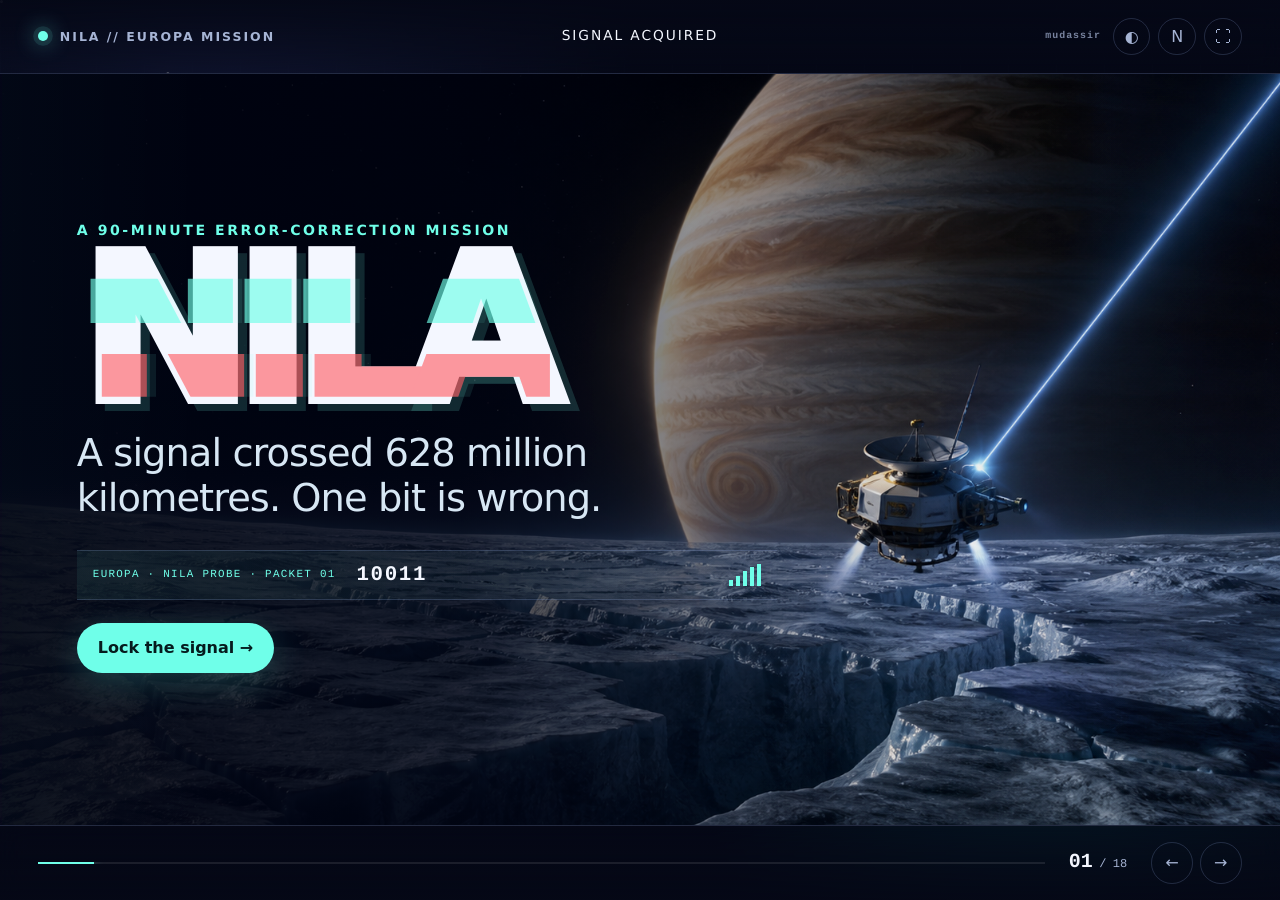
<file: nila.html>
<!doctype html>
<html lang="en">
<head>
  <meta charset="utf-8">
  <meta name="viewport" content="width=device-width, initial-scale=1, viewport-fit=cover">
  <meta name="theme-color" content="#050816">
  <title>NILA // Signal from Europa — An ECC Math Circle Mission</title>
  <link rel="stylesheet" href="nila.css">
</head>
<body data-visuals="1">
  <div class="ambient" aria-hidden="true"><span></span><span></span><span></span></div>

  <header class="deck-chrome" aria-label="Presentation controls">
    <button class="brand-mark" data-action="go-home" aria-label="Go to first slide">
      <span class="signal-dot"></span>
      <span>NILA // EUROPA MISSION</span>
    </button>
    <div class="chapter-label" id="chapterLabel">Incoming transmission</div>
    <div class="header-actions">
      <small class="deck-signature">mudassir</small>
      <button class="icon-button" data-action="toggle-display-panel" title="Display controls (D)" aria-label="Toggle display controls" aria-expanded="false">◐</button>
      <button class="icon-button" data-action="toggle-notes" title="Facilitator notes (N)" aria-label="Toggle facilitator notes">N</button>
      <button class="icon-button" data-action="fullscreen" title="Fullscreen (F)" aria-label="Enter fullscreen">⛶</button>
    </div>
  </header>

  <main class="deck" id="deck">
    <section class="slide active title-slide nila-hero" data-chapter="Signal acquired" data-notes="Welcome students as mission-control recruits. Do not define error correction yet. Press Start transmission, then ask: What might 10011 mean? What could go wrong between Europa and Earth? [Sources] Visual: original AI-generated artwork for this deck.">
      <div class="slide-inner hero-layout">
        <p class="eyebrow">A 90-minute error-correction mission</p>
        <h1 class="glitch-title" data-text="NILA" aria-label="NILA">NILA</h1>
        <p class="hero-subtitle">A signal crossed 628 million kilometres. One bit is wrong.</p>
        <div class="transmission-window" aria-live="polite">
          <span class="transmission-label">EUROPA · NILA PROBE · PACKET 01</span>
          <strong id="heroTransmission">10011</strong>
          <span class="signal-strength"><i></i><i></i><i></i><i></i><i></i></span>
        </div>
        <button class="primary-button" data-action="stabilize">Lock the signal <span>→</span></button>
      </div>
      <div class="hero-orbit" aria-hidden="true"><i></i><i></i><i></i></div>
    </section>

    <section class="slide" data-chapter="The impossible link" data-notes="Establish the engineering rules: LUMEN cannot ask NILA to resend, radiation may flip exactly one bit, and both ends may agree on a protocol before launch. Invite quick ideas. [Sources] NASA, Europa Clipper: https://science.nasa.gov/mission/europa-clipper/">
      <div class="slide-inner question-layout">
        <p class="eyebrow alarm">Jupiter’s radiation flips one bit</p>
        <h2>Can LUMEN recover NILA’s report—without a resend?</h2>
        <div class="bit-channel" id="openingChannel" aria-label="Animated binary transmission">
          <span>1</span><span>0</span><span>1</span><span>1</span><span>0</span><span>0</span><span>1</span><span>0</span>
        </div>
        <div class="constraint-line">
          <span>20 possible reports.</span>
          <span>One bit may flip.</span>
          <span>You design the code.</span>
        </div>
      </div>
      <figure class="story-figure signal-story" aria-hidden="true"><span>🛰️</span><i></i><b>⚡</b><i></i><span>🌍</span></figure>
    </section>

    <section class="slide" data-chapter="The card game" data-notes="Run the original red/green card trick exactly as in the legacy deck. Students build the 5×5 interior; you add the checking border; one student flips a card; identify it from the odd row and column. Keep the mechanism unnamed until the reveal.">
      <div class="slide-inner demo-layout">
        <div class="slide-copy">
          <p class="eyebrow">Mission-control card game</p>
          <h2>Flip one signal card. I’ll locate it.</h2>
          <p class="lead">Build any red/green pattern. I add checking cards. Radiation flips exactly one.</p>
          <div class="action-stack">
            <button class="secondary-button" data-action="parity-randomize">1 · Random pattern</button>
            <button class="secondary-button" data-action="parity-border">2 · Add my “decoration”</button>
            <button class="primary-button" data-action="parity-reveal">3 · Find the flipped card</button>
          </div>
          <p class="microcopy" id="parityStatus" aria-live="polite">Randomize—or click any of the 25 core cards to make your own pattern.</p>
        </div>
        <div class="board-shell">
          <div class="parity-grid" id="parityGrid" role="grid" aria-label="Interactive six by six card grid"></div>
          <div class="board-legend"><span><i class="legend-core"></i> chosen cards</span><span><i class="legend-check"></i> added cards</span></div>
        </div>
      </div>
    </section>

    <section class="slide" data-chapter="Reverse-engineer the trick" data-notes="Give teams miniature grids and two-colour cards. First minute silent, then collaborate. Ask for a rule that works for every arrangement—not just examples. This distinction between experiment and proof is the first bridge to research.">
      <div class="slide-inner mission-layout">
        <p class="eyebrow mission">Team mission</p>
        <h2>Reverse-engineer mission control in seven minutes.</h2>
        <div class="mission-body">
          <div class="timer-block">
            <div class="mission-timer" id="secretTimer" data-duration="420">07:00</div>
            <div class="timer-controls">
              <button data-action="timer-toggle" data-target="secretTimer">Start / pause</button>
              <button data-action="timer-reset" data-target="secretTimer">Reset</button>
            </div>
          </div>
          <div class="mission-brief">
            <p class="silent-rule"><strong>First 60 seconds:</strong> nobody speaks.</p>
            <p>Your goal is not to copy the trick. Explain why it must locate every single flip.</p>
            <div class="hint-ladder">
              <button data-action="reveal-hint" data-hint="hint1">Hint 01</button>
              <p id="hint1" hidden>Count something that has only two possible states.</p>
              <button data-action="reveal-hint" data-hint="hint2">Hint 02</button>
              <p id="hint2" hidden>Inspect whole rows and whole columns.</p>
              <button data-action="reveal-hint" data-hint="hint3">Hint 03</button>
              <p id="hint3" hidden>What changes when exactly one card flips?</p>
            </div>
          </div>
        </div>
      </div>
    </section>

    <section class="slide" data-chapter="Parity becomes a detector" data-notes="Invite a student explanation first. Reveal PARITY. Connect rows and columns to independent sensor checks: one wrong card triggers exactly two alarms. Ask what happens if two cards flip. [Sources] Richard Hamming, Error Detecting and Error Correcting Codes (1950): https://doi.org/10.1002/j.1538-7305.1950.tb00463.x">
      <div class="slide-inner reveal-layout">
        <p class="eyebrow">The intersection gives it away</p>
        <h2>One flipped square trips exactly two alarms.</h2>
        <button class="cross-diagram" data-action="pulse-cross" aria-label="Animate the bad row and column">
          <span class="cross-row"></span><span class="cross-column"></span><strong>✕</strong>
        </button>
        <div class="reveal-logic">
          <span>Every line begins <b>even</b></span>
          <span class="logic-arrow">→</span>
          <span>one flip makes one row + one column <b>odd</b></span>
          <span class="logic-arrow">→</span>
          <span>their intersection is the glitch</span>
        </div>
        <button class="name-reveal" data-action="reveal-parity"><span>Mathematicians call this…</span><strong id="parityWord">?</strong></button>
      </div>
    </section>

    <section class="slide" data-chapter="Europa image packet" data-notes="Treat the grid as a tiny NILA ice scan. Teams identify the odd row and column, select their intersection, and repair. Ask which information is science data and which is protective redundancy.">
      <div class="slide-inner demo-layout alien-layout">
        <div class="slide-copy">
          <p class="eyebrow mission">NILA ice-scan rescue</p>
          <h2>One pixel flipped over Jupiter. Repair the scan.</h2>
          <p class="lead">The pale border contains checking pixels. Select the damaged square, then attempt the repair.</p>
          <div class="action-stack horizontal-actions">
            <button class="secondary-button" data-action="alien-new">New glitch</button>
            <button class="primary-button" data-action="alien-repair">Repair selected</button>
          </div>
          <p class="microcopy" id="alienStatus" aria-live="polite">Find the line checks that have changed.</p>
          <div class="decoded-message" id="alienDecoded" hidden><span>🌊</span><strong>SUBSURFACE OCEAN?</strong></div>
        </div>
        <div class="board-shell alien-shell">
          <div class="parity-grid alien-grid" id="alienGrid" role="grid" aria-label="Corrupted alien pixel picture"></div>
          <span class="channel-stamp">CHANNEL: EARTH–? / CHECKS ACTIVE</span>
        </div>
      </div>
      <figure class="story-figure alien-story" aria-hidden="true"><span>🧊</span><i>· · ·</i><strong>🌊</strong></figure>
    </section>

    <section class="slide" data-chapter="When parity fails" data-notes="Create two errors several times. Ask what can be guaranteed. Students should distinguish detect, locate, and correct. Record counterexamples; finding failure cases is genuine research behaviour.">
      <div class="slide-inner demo-layout two-glitch-layout">
        <div class="slide-copy">
          <p class="eyebrow alarm">Twist: two glitches</p>
          <h2>Can the same system always repair both?</h2>
          <p class="lead">Corrupt two squares. Then ask the checks what they know—and what they cannot know.</p>
          <div class="action-stack horizontal-actions">
            <button class="secondary-button" data-action="double-corrupt">Corrupt two</button>
            <button class="primary-button" data-action="double-analyze">Analyze checks</button>
          </div>
          <p class="microcopy" id="doubleStatus" aria-live="polite">Run the experiment more than once.</p>
          <div class="guarantee-question">What can our method <em>guarantee</em>?</div>
        </div>
        <div class="board-shell">
          <div class="parity-grid" id="doubleGrid" role="grid" aria-label="Six by six board with two errors"></div>
        </div>
      </div>
    </section>

    <section class="slide" data-chapter="Twenty scientific reports" data-notes="NILA has twenty possible reports. Before adding protection, ask for the shortest raw message. Students should discover that four bits encode only 16 possibilities, while five encode 32. Then ask whether using all 32 patterns is wise when errors occur.">
      <div class="slide-inner command-layout">
        <p class="eyebrow">NILA has twenty possible discoveries</p>
        <h2>Five bits can name them—but leave no room for safety.</h2>
        <div class="command-signal">
          <div><span>🧊</span><strong>THIN ICE</strong><code>?????</code></div>
          <div><span>🌊</span><strong>LIQUID</strong><code>?????</code></div>
          <div><span>🧂</span><strong>SALTS</strong><code>?????</code></div>
          <div><span>🌋</span><strong>PLUME</strong><code>?????</code></div>
        </div>
        <p class="command-rule"><span class="goblin">☄</span> Radiation flips at most one bit after every send.</p>
      </div>
    </section>

    <section class="slide" data-chapter="First code design" data-notes="Teams design four protected discovery reports with physical cards. Repetition may emerge; celebrate it as a real code, then price every transmitted bit. Roles mirror research: builder, adversary, decoder, proof-checker.">
      <div class="slide-inner mission-layout">
        <p class="eyebrow mission">Build a language that heals itself</p>
        <h2>Build four reports that survive one flipped bit.</h2>
        <div class="mission-body chaos-brief">
          <div class="timer-block">
            <div class="mission-timer" id="buildTimer" data-duration="900">15:00</div>
            <div class="timer-controls">
              <button data-action="timer-toggle" data-target="buildTimer">Start / pause</button>
              <button data-action="timer-reset" data-target="buildTimer">Reset</button>
            </div>
          </div>
          <ol class="big-rules">
            <li>Create four legal reports.</li>
            <li>Let radiation flip one card.</li>
            <li>Prove Earth can still decode.</li>
          </ol>
        </div>
        <div class="role-strip" aria-label="Suggested team roles"><span>Detective</span><span>Engineer</span><span>Skeptic</span><span>Saboteur</span><span>Spokesperson</span></div>
      </div>
      <figure class="story-figure goblin-story" aria-hidden="true"><span>☄️</span><strong>CHAOS<br>INBOUND</strong></figure>
    </section>

    <section class="slide" data-chapter="Exhaustive testing" data-notes="Each bit consumes battery and downlink time. Teams enter four six-bit reports and stress-test every one-bit corruption. Ask: is testing evidence or proof? For this finite search, exhaustive testing can be a proof if the program and model are trusted.">
      <div class="slide-inner lab-layout">
        <div class="lab-heading">
          <div><p class="eyebrow cost">Battery round · every bit costs energy</p><h2>Can four reports fit safely in six bits?</h2></div>
          <div class="length-indicator"><strong>6</strong><span>cards / message</span></div>
        </div>
        <div class="code-lab" data-length="6" data-preset="000000,111000,100110,011111">
          <div class="codebook-inputs">
            <label><span>🚀</span><input inputmode="numeric" maxlength="6" value="000000" aria-label="Launch code"></label>
            <label><span>🏠</span><input inputmode="numeric" maxlength="6" value="111000" aria-label="Return code"></label>
            <label><span>⛽</span><input inputmode="numeric" maxlength="6" value="100110" aria-label="Refuel code"></label>
            <label><span>🛑</span><input inputmode="numeric" maxlength="6" value="011111" aria-label="Stop code"></label>
          </div>
          <div class="lab-console">
            <div class="console-screen" aria-live="polite"><span class="console-kicker">CHAOS GOBLIN STRESS TEST</span><strong class="lab-result">Ready to attack every position.</strong><p class="lab-detail">Four commands × six possible flips.</p></div>
            <div class="lab-actions"><button class="secondary-button" data-action="clear-lab">Clear</button><button class="primary-button" data-action="test-lab">Stress-test all glitches</button></div>
          </div>
        </div>
      </div>
    </section>

    <section class="slide" data-chapter="A tiny research problem" data-notes="Announce the five-bit boss round as a miniature optimal-code problem. Students may search computationally, but require an explanation of minimum distance. Connect their question to A₂(n,d): how many binary words of length n can remain distance d apart?">
      <div class="slide-inner lab-layout boss-lab-layout">
        <div class="lab-heading">
          <div><p class="eyebrow boss">Boss round</p><h2>Can it be done with only five cards?</h2></div>
          <div class="mission-timer compact-timer" id="bossTimer" data-duration="480">08:00</div>
        </div>
        <div class="code-lab" data-length="5" data-preset="00000,11100,10011,01111">
          <div class="codebook-inputs">
            <label><span>A</span><input inputmode="numeric" maxlength="5" placeholder="?????" aria-label="Code A"></label>
            <label><span>B</span><input inputmode="numeric" maxlength="5" placeholder="?????" aria-label="Code B"></label>
            <label><span>C</span><input inputmode="numeric" maxlength="5" placeholder="?????" aria-label="Code C"></label>
            <label><span>D</span><input inputmode="numeric" maxlength="5" placeholder="?????" aria-label="Code D"></label>
          </div>
          <div class="lab-console">
            <div class="console-screen" aria-live="polite"><span class="console-kicker">FIVE-CARD CODE LAB</span><strong class="lab-result">No codebook loaded.</strong><p class="lab-detail">The Skeptic should attack every position.</p></div>
            <div class="lab-actions wrap-actions">
              <button class="secondary-button" data-action="timer-toggle" data-target="bossTimer">Start / pause</button>
              <button class="secondary-button" data-action="reveal-preset">Reveal one solution</button>
              <button class="primary-button" data-action="test-lab">Stress-test</button>
            </div>
          </div>
        </div>
      </div>
    </section>

    <section class="slide" data-chapter="Radiation tournament" data-notes="Pair teams. Sender chooses a discovery, radiation flips one bit, receiver decodes, skeptic demands a reason. Reward counterexamples equally with successful codes; both advance knowledge.">
      <div class="slide-inner tournament-layout">
        <p class="eyebrow alarm">Radiation tournament</p>
        <h2>Attack each code. Reward proof, not speed.</h2>
        <div class="tournament-flow">
          <div><span>1</span><strong>SEND</strong><p>Choose a legal command.</p></div>
          <i>→</i>
          <div class="danger-step"><span>2</span><strong>FLIP</strong><p>Radiation changes one bit.</p></div>
          <i>→</i>
          <div><span>3</span><strong>DECODE</strong><p>Name the intended command.</p></div>
          <i>→</i>
          <div><span>4</span><strong>CHALLENGE</strong><p>The Skeptic demands a reason.</p></div>
        </div>
        <div class="score-line"><span>+1 successful decode</span><span>+1 genuine counterexample</span><span>Switch roles each round</span></div>
      </div>
    </section>

    <section class="slide" data-chapter="Invent a metric" data-notes="Ask students to invent a distance on equal-length bit strings. The workbench highlights disagreements. Then reveal Hamming distance and ask which ordinary distance axioms it seems to satisfy. [Sources] Richard Hamming (1950): https://doi.org/10.1002/j.1538-7305.1950.tb00463.x">
      <div class="slide-inner distance-layout">
        <p class="eyebrow">Forget what the symbols mean</p>
        <h2>How far apart are two messages?</h2>
        <div class="distance-workbench">
          <label>Message 1 <input id="distanceA" inputmode="numeric" maxlength="8" value="101101"></label>
          <div class="bit-comparison" id="bitComparison" aria-live="polite"></div>
          <label>Message 2 <input id="distanceB" inputmode="numeric" maxlength="8" value="100001"></label>
        </div>
        <div class="distance-answer"><strong id="distanceValue">2</strong><span>positions disagree</span></div>
        <button class="name-reveal distance-name" data-action="reveal-distance"><span>Mathematicians call this…</span><strong id="distanceWord">?</strong></button>
      </div>
      <figure class="story-figure distance-story" aria-hidden="true"><span>◉</span><i>× ×</i><span>◉</span></figure>
    </section>

    <section class="slide" data-chapter="Message islands" data-notes="Reveal cases in order. Treat radius-one neighborhoods as islands around legal codewords. Distance three prevents overlap. Research prompt: how many non-overlapping islands fit in the n-dimensional cube? This leads to the Hamming bound.">
      <div class="slide-inner separation-layout">
        <p class="eyebrow">Keep legal messages far apart</p>
        <h2>To repair one mistake, we need a gap of at least three.</h2>
        <div class="distance-cases">
          <button data-action="show-distance-case" data-case="1"><span>Distance 1</span><code>00000 ↔ 10000</code><strong>one flip becomes legal</strong></button>
          <button data-action="show-distance-case" data-case="2"><span>Distance 2</span><code>00000 → 10000 ← 11000</code><strong>the middle is ambiguous</strong></button>
          <button data-action="show-distance-case" data-case="3"><span>Distance 3</span><code>00000 · · · 11100</code><strong>one-error zones stay apart</strong></button>
        </div>
        <div class="separation-rule" id="separationRule">Select a case to test the gap.</div>
      </div>
    </section>

    <section class="slide" data-chapter="Nearest-neighbour decoding" data-notes="Demonstrate nearest-message decoding. Ask why the nearest legal message is unique within one error. Then ask what a decoder should do outside its guarantee: guess, request resend, or report uncertainty? This introduces decoding policy.">
      <div class="slide-inner decoder-layout">
        <div class="solution-codebook">
          <p class="eyebrow boss">One five-bit Europa code</p>
          <h2>The legal messages stay three or more apart.</h2>
          <div class="solution-rows">
            <div><span>A</span><code>00000</code></div><div><span>B</span><code>11100</code></div><div><span>C</span><code>10011</code></div><div><span>D</span><code>01111</code></div>
          </div>
        </div>
        <div class="decoder-console">
          <span class="console-kicker">RECEIVED SIGNAL</span>
          <input id="decoderInput" inputmode="numeric" maxlength="5" value="10111" aria-label="Received five-bit signal">
          <button class="primary-button" data-action="decode-signal">Find nearest legal message</button>
          <div class="decode-result" id="decodeResult" aria-live="polite">Waiting to decode…</div>
        </div>
      </div>
    </section>

    <section class="slide" data-chapter="Build a Hamming code" data-notes="Reframe robots as seven positions in a NILA packet and lights as three parity checks. Unique nonzero column labels 001–111 make the alarm pattern identify the bad position: the syndrome. This is the construction step, not just a trick.">
      <div class="slide-inner robot-layout">
        <div class="robot-heading">
          <div><p class="eyebrow boss">Hamming construction · 7 positions · 3 checks</p><h2>Can three check lights identify one flipped position?</h2></div>
          <div class="alarm-bank" aria-label="Alarm lights"><i data-alarm="0"></i><i data-alarm="1"></i><i data-alarm="2"></i></div>
        </div>
        <div class="robot-designer" id="robotDesigner" aria-label="Robot monitoring group designer"></div>
        <div class="robot-actions">
          <button class="secondary-button" data-action="robot-clear">Clear</button>
          <button class="secondary-button" data-action="robot-reveal">Reveal a design</button>
          <button class="secondary-button" data-action="robot-test">Test design</button>
          <button class="primary-button" data-action="robot-fail">Simulate a failure</button>
        </div>
        <p class="microcopy robot-status" id="robotStatus" aria-live="polite">Click the three sensor dots on each robot. Give every robot a unique nonzero pattern.</p>
      </div>
      <figure class="story-figure robot-story" aria-hidden="true"><span>🤖</span><i>001 → 111</i></figure>
    </section>

    <section class="slide" data-chapter="Codes beyond Europa" data-notes="Scan the clean QR code, then damage it. Ask where else error correction appears: storage, mobile networks, deep-space links, DNA storage, distributed systems. QR uses Reed–Solomon error correction, a different family from the binary Hamming construction. [Sources] ISO/IEC 18004 overview: https://www.iso.org/standard/83389.html">
      <div class="slide-inner qr-layout">
        <div class="qr-copy">
          <p class="eyebrow mission">A code you use every day</p>
          <h2>QR messages survive missing squares.</h2>
          <p class="lead">Scan it. Then damage it—and try again.</p>
          <div class="horizontal-actions">
            <button class="secondary-button" data-action="qr-restore">Restore</button>
            <button class="primary-button" data-action="qr-damage">Damage it</button>
          </div>
          <p class="qr-status" id="qrStatus">Signal integrity: 100%</p>
        </div>
        <div class="qr-frame" id="qrFrame">
          <img src="glitch-qr.svg" alt="QR code encoding a congratulatory message">
          <div class="qr-damage" aria-hidden="true"><span></span><span></span><span></span></div>
          <div class="scan-line" aria-hidden="true"></div>
        </div>
      </div>
    </section>

    <section class="slide" data-chapter="Research launchpad" data-notes="Return to 10011 and the opening stakes. Invite teams to choose one launchpad: improve the bound A₂(8,3); design for burst errors; handle deletions; compare hard and soft decoding; or explore quantum stabilizer codes. Exit ticket asks for conjecture, evidence, and next experiment.">
      <div class="slide-inner finale-layout">
        <p class="eyebrow">Mission complete · research begins</p>
        <h2>What should NILA’s next code survive?</h2>
        <button class="final-reveal" data-action="final-reveal"><span id="finalBefore">Reveal the answer</span><strong id="finalAnswer" hidden>Redundancy is what makes information survive an imperfect world.</strong></button>
        <div class="exit-ticket">
          <span>Choose a research launchpad</span>
          <p><b>Optimal codes</b> · burst errors · deletions · soft decoding · quantum codes</p>
        </div>
      </div>
      <figure class="story-figure world-story" aria-hidden="true"><span>🌍</span><i></i><span>📡</span></figure>
    </section>
  </main>

  <aside class="notes-panel" id="notesPanel" aria-label="Facilitator notes" hidden>
    <div><span>FACILITATOR NOTE</span><button data-action="toggle-notes" aria-label="Close notes">×</button></div>
    <p id="notesText"></p>
  </aside>

  <aside class="display-panel" id="displayPanel" aria-label="Display controls" hidden>
    <div class="display-panel-heading"><span>DISPLAY</span><button data-action="toggle-display-panel" aria-label="Close display controls">×</button></div>
    <label class="visual-density-label" for="visualDensity"><span>Figures</span><output id="visualDensityValue" for="visualDensity">Current</output></label>
    <div class="visual-density-control"><span>Fewer</span><input id="visualDensity" type="range" min="0" max="2" value="1" step="1" aria-label="Amount of optional figures"><span>More</span></div>
    <button class="projector-toggle" id="projectorToggle" data-action="toggle-projector" aria-pressed="false"><i aria-hidden="true"></i><span>Flip colors for projector</span></button>
    <button class="display-reset" data-action="reset-display">Reset to current design</button>
    <p class="display-shortcuts">Shortcuts: <kbd>D</kbd> controls · <kbd>C</kbd> flip colors</p>
  </aside>

  <footer class="deck-footer">
    <div class="progress-track"><i id="progressBar"></i></div>
    <div class="slide-count"><strong id="slideNumber">01</strong><span>/</span><span id="slideTotal">18</span></div>
    <div class="nav-controls">
      <button data-action="prev" aria-label="Previous slide">←</button>
      <button data-action="next" aria-label="Next slide">→</button>
    </div>
  </footer>

  <script src="nila.js" defer></script>
</body>
</html>
</file>
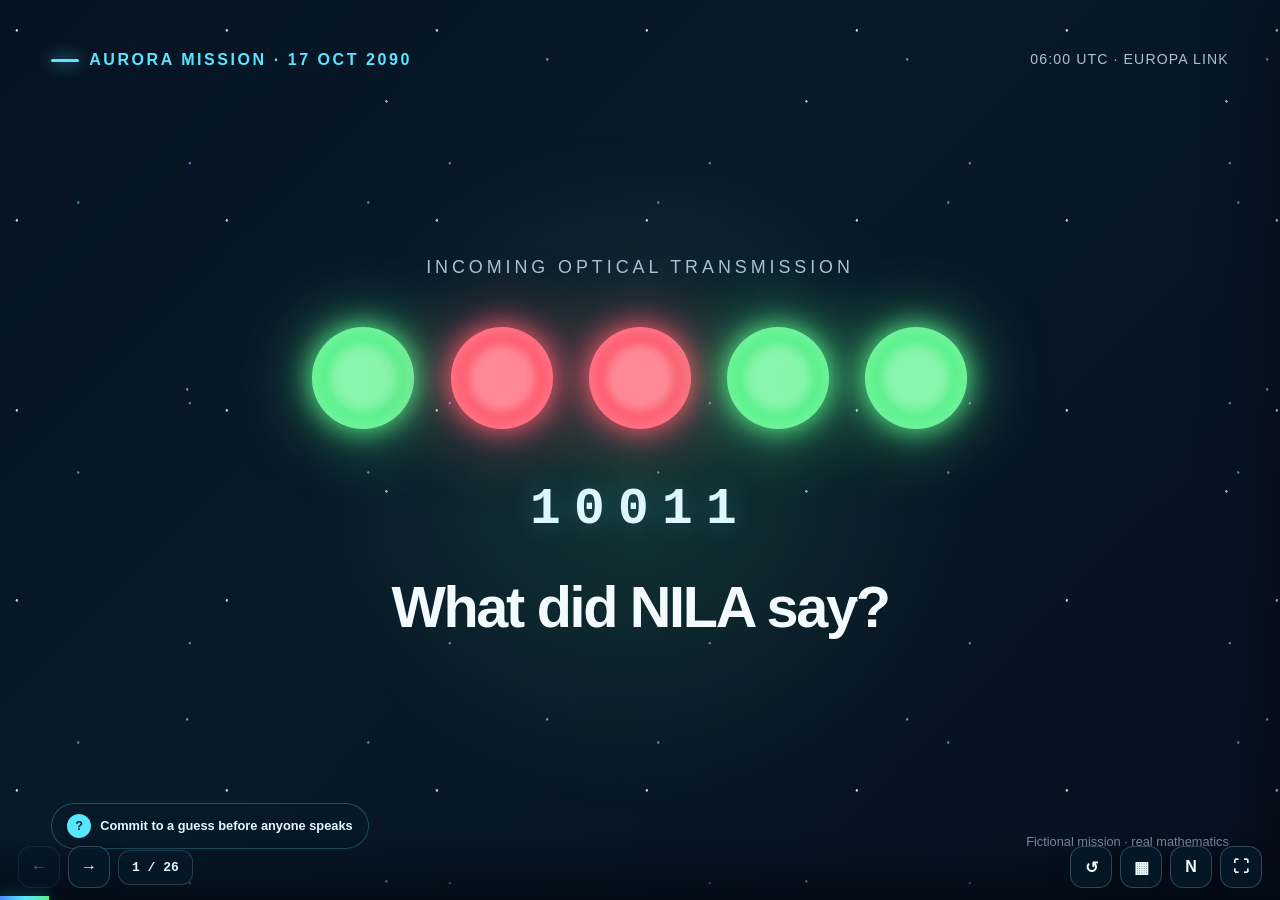
<file: nila2.html>
<!doctype html>
<html lang="en">
  <head>
    <meta charset="utf-8" />
    <meta
      name="viewport"
      content="width=device-width, initial-scale=1, viewport-fit=cover"
    />
    <meta name="theme-color" content="#061322" />
    <title>NILA — One Wrong Flash | Error-Correcting Codes</title>
    <style>
      :root {
        --ink: #f4fbff;
        --muted: #a9c2d2;
        --space: #061322;
        --space-2: #0a2032;
        --panel: rgba(9, 31, 48, 0.82);
        --panel-2: rgba(13, 42, 63, 0.92);
        --line: rgba(168, 226, 255, 0.22);
        --cyan: #58e6ff;
        --blue: #4b8cff;
        --green: #59f18b;
        --red: #ff5c70;
        --amber: #ffd166;
        --violet: #b58cff;
        --shadow: 0 24px 70px rgba(0, 0, 0, 0.34);
        --radius: 24px;
        --slide-pad: clamp(24px, 4.5vw, 72px);
        --title: clamp(38px, 5.7vw, 88px);
        --h2: clamp(28px, 4vw, 58px);
        --body: clamp(18px, 2.1vw, 32px);
      }

      * {
        box-sizing: border-box;
      }
      html,
      body {
        width: 100%;
        height: 100%;
        margin: 0;
        background: var(--space);
        color: var(--ink);
        font-family:
          Inter,
          ui-sans-serif,
          -apple-system,
          BlinkMacSystemFont,
          "Segoe UI",
          sans-serif;
        overflow: hidden;
      }
      button,
      input {
        font: inherit;
      }
      button {
        color: inherit;
      }
      .sr-only {
        position: absolute !important;
        width: 1px !important;
        height: 1px !important;
        padding: 0 !important;
        margin: -1px !important;
        overflow: hidden !important;
        clip: rect(0, 0, 0, 0) !important;
        white-space: nowrap !important;
        border: 0 !important;
      }

      body::before {
        content: "";
        position: fixed;
        inset: 0;
        pointer-events: none;
        z-index: 0;
        background:
          radial-gradient(
            circle at 8% 16%,
            rgba(255, 255, 255, 0.75) 0 1px,
            transparent 1.5px
          ),
          radial-gradient(
            circle at 27% 75%,
            rgba(88, 230, 255, 0.55) 0 1px,
            transparent 1.5px
          ),
          radial-gradient(
            circle at 52% 18%,
            rgba(255, 255, 255, 0.48) 0 1px,
            transparent 1.5px
          ),
          radial-gradient(
            circle at 73% 68%,
            rgba(181, 140, 255, 0.65) 0 1px,
            transparent 1.6px
          ),
          radial-gradient(
            circle at 92% 26%,
            rgba(255, 255, 255, 0.65) 0 1px,
            transparent 1.5px
          ),
          linear-gradient(135deg, #061322 0%, #081929 42%, #07101f 100%);
        background-size:
          210px 190px,
          290px 270px,
          360px 330px,
          260px 240px,
          420px 390px,
          100% 100%;
      }

      #svg-sprite {
        position: absolute;
        width: 0;
        height: 0;
        overflow: hidden;
      }
      .deck {
        position: relative;
        z-index: 1;
        width: 100%;
        height: 100%;
      }
      .slide {
        position: absolute;
        inset: 0;
        display: grid;
        grid-template-rows: auto 1fr auto;
        gap: clamp(12px, 2vh, 24px);
        padding: var(--slide-pad);
        opacity: 0;
        transform: translate3d(5%, 0, 0) scale(0.985);
        pointer-events: none;
        transition:
          opacity 0.36s ease,
          transform 0.46s cubic-bezier(0.2, 0.8, 0.2, 1);
        overflow: hidden;
      }
      .slide::before {
        content: "";
        position: absolute;
        inset: -10%;
        pointer-events: none;
        background: radial-gradient(
          circle at var(--glow-x, 75%) var(--glow-y, 30%),
          var(--glow, rgba(88, 230, 255, 0.12)),
          transparent 36%
        );
        z-index: -1;
      }
      .slide.active {
        opacity: 1;
        transform: none;
        pointer-events: auto;
      }
      .slide.past {
        transform: translate3d(-5%, 0, 0) scale(0.985);
      }
      .slide-head {
        display: flex;
        align-items: flex-start;
        justify-content: space-between;
        gap: 24px;
        min-height: 50px;
      }
      .eyebrow {
        display: flex;
        align-items: center;
        gap: 10px;
        color: var(--cyan);
        font-size: clamp(12px, 1.25vw, 19px);
        font-weight: 800;
        letter-spacing: 0.16em;
        text-transform: uppercase;
      }
      .eyebrow::before {
        content: "";
        width: 28px;
        height: 3px;
        border-radius: 999px;
        background: currentColor;
        box-shadow: 0 0 16px currentColor;
      }
      .mission-time {
        color: var(--muted);
        font-size: clamp(12px, 1.1vw, 17px);
        letter-spacing: 0.08em;
        text-transform: uppercase;
        white-space: nowrap;
      }
      h1,
      h2,
      h3,
      p {
        margin: 0;
      }
      h1 {
        font-size: var(--title);
        line-height: 0.94;
        letter-spacing: -0.055em;
        max-width: 14ch;
      }
      h2 {
        font-size: var(--h2);
        line-height: 1;
        letter-spacing: -0.04em;
        max-width: 18ch;
      }
      h3 {
        font-size: clamp(20px, 2.3vw, 36px);
        line-height: 1.05;
      }
      .lede {
        font-size: var(--body);
        line-height: 1.35;
        color: var(--muted);
        max-width: 46ch;
      }
      .micro {
        font-size: clamp(12px, 1.05vw, 17px);
        line-height: 1.35;
        color: var(--muted);
      }
      .center {
        text-align: center;
        margin-inline: auto;
      }
      .slide-body {
        min-height: 0;
        display: flex;
        align-items: center;
        justify-content: center;
        position: relative;
      }
      .slide-foot {
        display: flex;
        align-items: flex-end;
        justify-content: space-between;
        gap: 20px;
        min-height: 34px;
        color: var(--muted);
        font-size: clamp(11px, 1vw, 15px);
      }
      .prompt {
        display: inline-flex;
        align-items: center;
        gap: 9px;
        padding: 10px 15px;
        border: 1px solid rgba(88, 230, 255, 0.28);
        border-radius: 999px;
        background: rgba(7, 25, 39, 0.62);
        color: #dffaff;
        font-weight: 700;
      }
      .prompt::before {
        content: "?";
        display: grid;
        place-items: center;
        width: 24px;
        height: 24px;
        border-radius: 50%;
        background: var(--cyan);
        color: #042131;
        font-weight: 900;
      }
      .fiction {
        opacity: 0.7;
      }

      .hero-grid {
        width: 100%;
        height: 100%;
        display: grid;
        grid-template-columns: minmax(0, 1.05fr) minmax(360px, 0.95fr);
        align-items: center;
        gap: clamp(26px, 5vw, 90px);
      }
      .hero-copy {
        display: flex;
        flex-direction: column;
        gap: clamp(18px, 3vh, 32px);
      }
      .hero-art {
        width: 100%;
        height: min(68vh, 680px);
        filter: drop-shadow(0 34px 50px rgba(0, 0, 0, 0.42));
      }
      .title-lockup strong {
        display: block;
        color: var(--cyan);
        text-shadow: 0 0 34px rgba(88, 230, 255, 0.4);
      }
      .tagline {
        font-size: clamp(18px, 2vw, 30px);
        font-weight: 650;
        color: #d8edf6;
        max-width: 34ch;
      }
      .mission-stamp {
        display: inline-flex;
        align-items: center;
        gap: 12px;
        width: max-content;
        padding: 11px 16px;
        border: 1px solid rgba(89, 241, 139, 0.4);
        border-radius: 14px;
        background: rgba(89, 241, 139, 0.08);
        color: var(--green);
        font-weight: 850;
        letter-spacing: 0.08em;
        text-transform: uppercase;
        transform: rotate(-1deg);
      }
      .mission-stamp::before {
        content: "●";
        font-size: 0.7em;
        filter: drop-shadow(0 0 8px var(--green));
      }

      .transmission-stage {
        width: min(1050px, 92vw);
        display: flex;
        flex-direction: column;
        align-items: center;
        gap: clamp(24px, 4vh, 54px);
      }
      .signal-label {
        font-size: clamp(13px, 1.4vw, 22px);
        letter-spacing: 0.22em;
        text-transform: uppercase;
        color: var(--muted);
      }
      .pulse-row {
        display: flex;
        align-items: center;
        justify-content: center;
        gap: clamp(14px, 2.8vw, 42px);
        min-height: 130px;
      }
      .pulse {
        width: clamp(62px, 8vw, 118px);
        aspect-ratio: 1;
        border-radius: 50%;
        position: relative;
        box-shadow:
          inset 0 0 20px rgba(255, 255, 255, 0.25),
          0 0 28px currentColor,
          0 0 75px color-mix(in srgb, currentColor 65%, transparent);
        animation: pulseIn 0.65s both;
        animation-delay: calc(var(--i) * 0.24s);
      }
      .pulse::after {
        content: "";
        position: absolute;
        inset: 18%;
        border-radius: 50%;
        background: rgba(255, 255, 255, 0.28);
        filter: blur(4px);
      }
      .pulse.green {
        background: var(--green);
        color: var(--green);
      }
      .pulse.red {
        background: var(--red);
        color: var(--red);
      }
      .pulse.small {
        width: clamp(38px, 4.3vw, 68px);
      }
      @keyframes pulseIn {
        from {
          opacity: 0;
          transform: scale(0.2);
        }
        70% {
          transform: scale(1.14);
        }
        to {
          opacity: 1;
          transform: scale(1);
        }
      }
      .binary-caption {
        font-family: ui-monospace, SFMono-Regular, Menlo, monospace;
        font-size: clamp(32px, 4vw, 68px);
        font-weight: 900;
        letter-spacing: 0.26em;
        color: #ddf8ff;
        text-shadow: 0 0 28px rgba(88, 230, 255, 0.26);
      }
      .mystery-question {
        font-size: clamp(32px, 4.5vw, 72px);
        font-weight: 850;
        text-align: center;
        letter-spacing: -0.04em;
      }

      .scene {
        width: 100%;
        height: 100%;
        max-height: 720px;
      }
      .scene text {
        font-family: Inter, ui-sans-serif, sans-serif;
      }
      .orbit {
        fill: none;
        stroke: rgba(88, 230, 255, 0.35);
        stroke-width: 2;
        stroke-dasharray: 8 10;
      }
      .beam {
        stroke: var(--cyan);
        stroke-width: 5;
        stroke-linecap: round;
        filter: url(#glow-filter);
        stroke-dasharray: 16 14;
        animation: dash 1.8s linear infinite;
      }
      @keyframes dash {
        to {
          stroke-dashoffset: -60;
        }
      }
      .float {
        animation: float 4s ease-in-out infinite;
      }
      .float2 {
        animation: float 5.4s ease-in-out infinite reverse;
      }
      @keyframes float {
        50% {
          transform: translateY(-10px);
        }
      }

      .metric-row {
        display: grid;
        grid-template-columns: repeat(3, 1fr);
        gap: clamp(14px, 2vw, 28px);
        width: min(1100px, 95vw);
      }
      .metric {
        min-height: 210px;
        border: 1px solid var(--line);
        border-radius: var(--radius);
        background: linear-gradient(
          145deg,
          rgba(10, 35, 53, 0.92),
          rgba(7, 22, 37, 0.78)
        );
        padding: clamp(20px, 2.4vw, 36px);
        display: flex;
        flex-direction: column;
        align-items: center;
        justify-content: center;
        gap: 14px;
        text-align: center;
        box-shadow: var(--shadow);
      }
      .metric svg {
        width: clamp(80px, 8vw, 130px);
        height: clamp(80px, 8vw, 130px);
      }
      .metric strong {
        font-size: clamp(35px, 5vw, 76px);
        line-height: 0.9;
        color: var(--cyan);
      }
      .metric span {
        font-size: clamp(15px, 1.5vw, 23px);
        color: var(--muted);
        font-weight: 700;
      }
      .danger-card {
        border-color: rgba(255, 92, 112, 0.45);
        box-shadow: 0 20px 70px rgba(255, 92, 112, 0.08);
      }
      .danger-card strong {
        color: var(--red);
      }
      .battery {
        width: 100%;
        height: 24px;
        border: 2px solid rgba(255, 255, 255, 0.55);
        border-radius: 8px;
        padding: 3px;
        position: relative;
        margin-top: 8px;
      }
      .battery::after {
        content: "";
        position: absolute;
        right: -8px;
        top: 6px;
        width: 6px;
        height: 9px;
        border-radius: 0 3px 3px 0;
        background: rgba(255, 255, 255, 0.55);
      }
      .battery-fill {
        height: 100%;
        width: 100%;
        border-radius: 4px;
        background: linear-gradient(90deg, var(--green), var(--cyan));
        transition: width 0.4s ease;
      }

      .split {
        width: 100%;
        height: 100%;
        display: grid;
        grid-template-columns: 1fr 1fr;
        gap: clamp(22px, 4vw, 70px);
        align-items: center;
      }
      .big-light {
        width: min(38vw, 420px);
        aspect-ratio: 1;
        border-radius: 50%;
        margin: auto;
        background: var(--green);
        box-shadow:
          inset 0 0 45px rgba(255, 255, 255, 0.3),
          0 0 50px var(--green),
          0 0 140px rgba(89, 241, 139, 0.34);
        cursor: pointer;
        transition: 0.25s;
      }
      .big-light.red {
        background: var(--red);
        box-shadow:
          inset 0 0 45px rgba(255, 255, 255, 0.3),
          0 0 50px var(--red),
          0 0 140px rgba(255, 92, 112, 0.32);
      }
      .big-light:active {
        transform: scale(0.96);
      }
      .answer-stack {
        display: flex;
        flex-direction: column;
        gap: clamp(18px, 3vh, 34px);
      }
      .answer-pill {
        display: flex;
        align-items: center;
        justify-content: space-between;
        gap: 18px;
        padding: clamp(18px, 2vw, 28px);
        border: 1px solid var(--line);
        border-radius: 20px;
        background: var(--panel);
        font-size: clamp(23px, 2.8vw, 44px);
        font-weight: 850;
      }
      .answer-pill .dot {
        width: 34px;
        aspect-ratio: 1;
        border-radius: 50%;
        background: var(--green);
        box-shadow: 0 0 18px var(--green);
      }
      .answer-pill.no .dot {
        background: var(--red);
        box-shadow: 0 0 18px var(--red);
      }

      .card-game-layout {
        width: 100%;
        height: 100%;
        display: grid;
        grid-template-columns: 0.82fr 1.18fr;
        gap: clamp(22px, 4vw, 60px);
        align-items: center;
      }
      .human-cards {
        display: flex;
        justify-content: center;
        gap: clamp(8px, 1.2vw, 18px);
        perspective: 1200px;
      }
      .human-card {
        width: clamp(78px, 9vw, 145px);
        aspect-ratio: 0.68;
        border-radius: 18px;
        border: 4px solid rgba(255, 255, 255, 0.18);
        display: grid;
        place-items: center;
        position: relative;
        box-shadow: 0 18px 50px rgba(0, 0, 0, 0.3);
        transform: rotate(var(--r));
        background: linear-gradient(150deg, #fe7181, #bb3047);
        font-size: clamp(36px, 5vw, 78px);
        font-weight: 950;
        cursor: pointer;
        user-select: none;
        transition: 0.25s;
      }
      .human-card:nth-child(even) {
        background: linear-gradient(150deg, #69f49a, #1fa65b);
      }
      .human-card::before {
        content: attr(data-place);
        position: absolute;
        top: 8px;
        left: 10px;
        font-size: clamp(11px, 1vw, 16px);
        font-weight: 900;
        color: rgba(255, 255, 255, 0.75);
      }
      .human-card:hover {
        transform: rotate(var(--r)) translateY(-10px);
      }
      .human-card.flipped {
        background: linear-gradient(150deg, #69f49a, #1fa65b);
      }
      .human-card.flipped:nth-child(even) {
        background: linear-gradient(150deg, #fe7181, #bb3047);
      }
      .game-rules {
        display: flex;
        flex-direction: column;
        gap: 18px;
      }
      .game-rules .rule {
        display: grid;
        grid-template-columns: 54px 1fr;
        gap: 15px;
        align-items: center;
        font-size: clamp(19px, 2vw, 31px);
        font-weight: 720;
        color: #dff5ff;
      }
      .rule-num {
        width: 50px;
        height: 50px;
        border-radius: 15px;
        display: grid;
        place-items: center;
        background: rgba(88, 230, 255, 0.14);
        border: 1px solid rgba(88, 230, 255, 0.32);
        color: var(--cyan);
        font-weight: 950;
      }

      .message-grid {
        width: 100%;
        display: grid;
        grid-template-columns: repeat(5, 1fr);
        gap: clamp(8px, 1vw, 15px);
      }
      .message-card {
        position: relative;
        min-height: clamp(92px, 11vh, 135px);
        padding: clamp(10px, 1.3vw, 17px);
        border-radius: 17px;
        background: linear-gradient(
          145deg,
          rgba(13, 42, 63, 0.94),
          rgba(7, 24, 39, 0.94)
        );
        border: 1px solid var(--line);
        display: flex;
        flex-direction: column;
        justify-content: space-between;
        gap: 7px;
        box-shadow: 0 12px 30px rgba(0, 0, 0, 0.15);
        overflow: hidden;
        transition: 0.2s;
      }
      .message-card::after {
        content: "";
        position: absolute;
        right: -20px;
        bottom: -28px;
        width: 82px;
        height: 82px;
        border-radius: 50%;
        background: var(--card-color, rgba(88, 230, 255, 0.13));
        filter: blur(2px);
      }
      .message-card:hover {
        transform: translateY(-4px);
        border-color: rgba(88, 230, 255, 0.5);
      }
      .message-icon {
        font-size: clamp(22px, 2.5vw, 38px);
        z-index: 1;
      }
      .message-label {
        font-size: clamp(10px, 1vw, 15px);
        line-height: 1.1;
        font-weight: 760;
        color: #e9f8ff;
        z-index: 1;
      }
      .message-code {
        font:
          800 clamp(11px, 1.1vw, 16px)/1 ui-monospace,
          SFMono-Regular,
          Menlo,
          monospace;
        color: var(--cyan);
        letter-spacing: 0.13em;
        z-index: 1;
      }
      .message-card.hot {
        border-color: rgba(255, 209, 102, 0.58);
        box-shadow: 0 0 34px rgba(255, 209, 102, 0.08);
      }

      .interactive-panel {
        width: min(1180px, 96vw);
        display: grid;
        grid-template-columns: minmax(300px, 0.72fr) minmax(440px, 1.28fr);
        gap: clamp(18px, 3vw, 44px);
        align-items: stretch;
      }
      .drawn-message,
      .console {
        border: 1px solid var(--line);
        background: linear-gradient(
          145deg,
          rgba(12, 39, 59, 0.94),
          rgba(7, 22, 36, 0.9)
        );
        border-radius: var(--radius);
        padding: clamp(20px, 2.4vw, 36px);
        box-shadow: var(--shadow);
      }
      .drawn-message {
        display: flex;
        flex-direction: column;
        align-items: center;
        justify-content: center;
        gap: 18px;
        text-align: center;
        min-height: 360px;
      }
      .drawn-icon {
        font-size: clamp(74px, 10vw, 150px);
        filter: drop-shadow(0 12px 22px rgba(0, 0, 0, 0.32));
      }
      .drawn-message h3 {
        max-width: 12ch;
      }
      .console {
        display: flex;
        flex-direction: column;
        justify-content: center;
        gap: 24px;
      }
      .bit-buttons {
        display: flex;
        justify-content: center;
        gap: clamp(9px, 1.6vw, 22px);
      }
      .bit-button {
        width: clamp(58px, 7vw, 104px);
        aspect-ratio: 1;
        border-radius: 50%;
        border: 3px solid rgba(255, 255, 255, 0.16);
        background: var(--red);
        box-shadow:
          inset 0 0 18px rgba(255, 255, 255, 0.22),
          0 0 22px rgba(255, 92, 112, 0.38);
        cursor: pointer;
        font-size: clamp(22px, 2.6vw, 40px);
        font-weight: 950;
        color: #fff;
        transition: 0.18s;
      }
      .bit-button.one {
        background: var(--green);
        box-shadow:
          inset 0 0 18px rgba(255, 255, 255, 0.22),
          0 0 22px rgba(89, 241, 139, 0.42);
        color: #042b19;
      }
      .bit-button:hover {
        transform: translateY(-4px);
      }
      .bit-button.corrupted {
        outline: 4px solid var(--amber);
        outline-offset: 4px;
        animation: shake 0.35s;
      }
      @keyframes shake {
        25% {
          transform: translateX(-6px);
        }
        50% {
          transform: translateX(6px);
        }
        75% {
          transform: translateX(-3px);
        }
      }
      .button-row {
        display: flex;
        justify-content: center;
        flex-wrap: wrap;
        gap: 10px;
      }
      .action {
        border: 1px solid rgba(88, 230, 255, 0.3);
        background: rgba(88, 230, 255, 0.1);
        padding: 12px 17px;
        border-radius: 12px;
        cursor: pointer;
        font-weight: 850;
        transition: 0.18s;
      }
      .action:hover {
        background: rgba(88, 230, 255, 0.18);
        transform: translateY(-2px);
      }
      .action.primary {
        background: var(--cyan);
        color: #052333;
        border-color: transparent;
      }
      .action.warn {
        background: rgba(255, 92, 112, 0.12);
        border-color: rgba(255, 92, 112, 0.36);
      }
      .action.ghost {
        background: transparent;
      }
      .status-box {
        min-height: 64px;
        border-radius: 14px;
        display: grid;
        place-items: center;
        text-align: center;
        padding: 12px;
        background: rgba(4, 17, 28, 0.5);
        color: var(--muted);
        font-size: clamp(15px, 1.5vw, 23px);
        font-weight: 760;
      }
      .status-box.good {
        color: var(--green);
        border: 1px solid rgba(89, 241, 139, 0.28);
      }
      .status-box.bad {
        color: var(--red);
        border: 1px solid rgba(255, 92, 112, 0.28);
      }
      .status-box.amber {
        color: var(--amber);
        border: 1px solid rgba(255, 209, 102, 0.28);
      }

      .power-tree {
        width: min(1180px, 96vw);
        display: grid;
        grid-template-columns: 0.85fr 1.15fr;
        gap: clamp(28px, 5vw, 80px);
        align-items: center;
      }
      .doubling-visual {
        display: grid;
        grid-template-columns: repeat(5, 1fr);
        gap: 12px;
        align-items: end;
        min-height: 430px;
      }
      .doubling-column {
        display: flex;
        flex-direction: column;
        align-items: center;
        justify-content: flex-end;
        gap: 8px;
        height: 100%;
      }
      .doubling-column .stack {
        display: flex;
        flex-direction: column-reverse;
        gap: 4px;
        width: 100%;
        height: var(--h);
        justify-content: flex-start;
      }
      .stack span {
        display: block;
        min-height: 5px;
        flex: 1;
        border-radius: 4px;
        background: linear-gradient(90deg, var(--blue), var(--cyan));
        opacity: 0.88;
        box-shadow: 0 0 9px rgba(88, 230, 255, 0.15);
      }
      .doubling-column strong {
        font-size: clamp(28px, 3vw, 48px);
        color: #fff;
      }
      .doubling-column small {
        color: var(--muted);
        font-weight: 800;
      }
      .capacity-lab {
        border: 1px solid var(--line);
        border-radius: var(--radius);
        background: var(--panel);
        padding: clamp(22px, 3vw, 42px);
        display: flex;
        flex-direction: column;
        gap: 24px;
        box-shadow: var(--shadow);
      }
      .capacity-result {
        font-size: clamp(38px, 5.6vw, 86px);
        font-weight: 950;
        color: var(--cyan);
        line-height: 0.9;
      }
      .capacity-result span {
        font-size: 0.35em;
        color: var(--muted);
        font-weight: 750;
        letter-spacing: 0.02em;
      }
      input[type="range"] {
        width: 100%;
        accent-color: var(--cyan);
      }
      .range-labels {
        display: flex;
        justify-content: space-between;
        color: var(--muted);
        font-size: 14px;
      }
      .capacity-verdict {
        font-size: clamp(20px, 2.3vw, 36px);
        font-weight: 850;
      }

      .alarm-layout {
        width: 100%;
        display: grid;
        grid-template-columns: 1fr 0.92fr;
        gap: clamp(24px, 5vw, 80px);
        align-items: center;
      }
      .alarm-panel {
        border: 1px solid rgba(255, 92, 112, 0.45);
        border-radius: var(--radius);
        padding: clamp(28px, 4vw, 60px);
        background: radial-gradient(
          circle at 50% 0,
          rgba(255, 92, 112, 0.16),
          rgba(45, 10, 21, 0.66)
        );
        box-shadow: 0 0 80px rgba(255, 92, 112, 0.12);
        text-align: center;
        animation: alarmGlow 1.25s ease-in-out infinite alternate;
      }
      @keyframes alarmGlow {
        to {
          box-shadow: 0 0 120px rgba(255, 92, 112, 0.24);
        }
      }
      .alarm-icon {
        font-size: clamp(90px, 13vw, 190px);
        line-height: 1;
        filter: drop-shadow(0 0 22px rgba(255, 92, 112, 0.45));
      }
      .alarm-panel h2 {
        max-width: none;
        color: var(--red);
        font-size: clamp(38px, 5vw, 78px);
      }
      .code-lookup {
        display: flex;
        flex-direction: column;
        gap: 14px;
      }
      .lookup-card {
        display: grid;
        grid-template-columns: 140px 1fr;
        align-items: center;
        gap: 18px;
        padding: 20px;
        border: 1px solid var(--line);
        border-radius: 18px;
        background: var(--panel);
        font-size: clamp(18px, 2vw, 31px);
        font-weight: 780;
      }
      .lookup-card code {
        font-size: clamp(26px, 3vw, 48px);
        color: var(--cyan);
        letter-spacing: 0.13em;
      }
      .lookup-card.danger {
        border-color: rgba(255, 92, 112, 0.42);
      }

      .flip-scene {
        width: min(1200px, 96vw);
        display: grid;
        grid-template-columns: 1fr auto 1fr;
        gap: clamp(18px, 3vw, 38px);
        align-items: center;
      }
      .signal-card {
        border: 1px solid var(--line);
        border-radius: var(--radius);
        padding: clamp(26px, 3vw, 44px);
        background: var(--panel);
        display: flex;
        flex-direction: column;
        align-items: center;
        gap: 20px;
        text-align: center;
        box-shadow: var(--shadow);
      }
      .signal-card strong {
        font-size: clamp(24px, 3vw, 44px);
      }
      .radiation-bolt {
        font-size: clamp(80px, 10vw, 150px);
        animation: zap 1.3s ease-in-out infinite;
        filter: drop-shadow(0 0 22px rgba(255, 209, 102, 0.55));
      }
      @keyframes zap {
        50% {
          transform: scale(1.12) rotate(4deg);
        }
      }
      .ambiguity {
        color: var(--amber);
        font-size: clamp(26px, 3.4vw, 52px);
        font-weight: 900;
        text-align: center;
      }

      .idea-arena {
        width: min(1150px, 96vw);
        display: grid;
        grid-template-columns: repeat(3, 1fr);
        gap: clamp(14px, 2vw, 28px);
      }
      .idea-card {
        min-height: 370px;
        border: 1px solid var(--line);
        border-radius: var(--radius);
        padding: clamp(22px, 2.5vw, 36px);
        background: linear-gradient(
          145deg,
          rgba(13, 42, 63, 0.94),
          rgba(7, 23, 37, 0.9)
        );
        display: flex;
        flex-direction: column;
        align-items: center;
        justify-content: space-between;
        text-align: center;
        gap: 16px;
        box-shadow: var(--shadow);
      }
      .idea-art {
        font-size: clamp(80px, 10vw, 145px);
      }
      .idea-card h3 {
        max-width: 12ch;
      }
      .cost-tag {
        width: 100%;
        padding: 12px 14px;
        border-radius: 13px;
        background: rgba(0, 0, 0, 0.23);
        color: var(--muted);
        font-weight: 820;
      }
      .cost-tag strong {
        color: var(--amber);
      }

      .repeat-lab {
        width: min(1120px, 95vw);
        display: grid;
        grid-template-columns: 1fr 1fr;
        gap: clamp(24px, 4vw, 60px);
        align-items: center;
      }
      .repeat-visual {
        display: flex;
        flex-direction: column;
        gap: 16px;
      }
      .repeat-row {
        display: flex;
        gap: 12px;
        align-items: center;
        padding: 15px 18px;
        border-radius: 16px;
        background: var(--panel);
        border: 1px solid var(--line);
      }
      .repeat-row label {
        width: 90px;
        color: var(--muted);
        font-weight: 800;
      }
      .mini-bit {
        width: 36px;
        aspect-ratio: 1;
        border-radius: 50%;
        background: var(--red);
        box-shadow: 0 0 12px rgba(255, 92, 112, 0.35);
      }
      .mini-bit.one {
        background: var(--green);
        box-shadow: 0 0 12px rgba(89, 241, 139, 0.35);
      }
      .mini-bit.wrong {
        outline: 3px solid var(--amber);
        outline-offset: 3px;
      }
      .battery-panel {
        border: 1px solid var(--line);
        border-radius: var(--radius);
        padding: clamp(25px, 3vw, 42px);
        background: var(--panel);
        display: flex;
        flex-direction: column;
        gap: 22px;
      }
      .flash-count {
        font-size: clamp(48px, 7vw, 100px);
        font-weight: 950;
        color: var(--red);
        line-height: 0.9;
      }

      .parity-layout {
        width: min(1170px, 96vw);
        display: grid;
        grid-template-columns: 1fr 0.8fr;
        gap: clamp(28px, 5vw, 70px);
        align-items: center;
      }
      .watchdog {
        position: relative;
        width: min(34vw, 410px);
        aspect-ratio: 1;
        margin: auto;
      }
      .watchdog svg {
        width: 100%;
        height: 100%;
        filter: drop-shadow(0 26px 38px rgba(0, 0, 0, 0.32));
      }
      .parity-console {
        border: 1px solid var(--line);
        border-radius: var(--radius);
        background: var(--panel);
        padding: clamp(26px, 3vw, 44px);
        display: flex;
        flex-direction: column;
        gap: 24px;
        box-shadow: var(--shadow);
      }
      .parity-count {
        font-size: clamp(25px, 3vw, 46px);
        font-weight: 900;
      }
      .parity-verdict {
        font-size: clamp(22px, 2.4vw, 38px);
        font-weight: 900;
        color: var(--green);
      }
      .parity-verdict.bad {
        color: var(--red);
      }

      .distance-stage {
        width: min(1160px, 96vw);
        display: grid;
        grid-template-columns: 1fr 1fr;
        gap: clamp(24px, 4vw, 70px);
        align-items: center;
      }
      .islands {
        height: min(60vh, 570px);
        position: relative;
        border: 1px solid var(--line);
        border-radius: var(--radius);
        background:
          radial-gradient(
            circle at 30% 50%,
            rgba(88, 230, 255, 0.08),
            transparent 31%
          ),
          radial-gradient(
            circle at 74% 48%,
            rgba(181, 140, 255, 0.08),
            transparent 31%
          ),
          rgba(5, 18, 30, 0.55);
        overflow: hidden;
      }
      .island {
        position: absolute;
        width: 40%;
        aspect-ratio: 1;
        border-radius: 50%;
        border: 2px dashed currentColor;
        display: grid;
        place-items: center;
        color: var(--cyan);
        background: rgba(88, 230, 255, 0.04);
      }
      .island.a {
        left: 7%;
        top: 19%;
      }
      .island.b {
        right: 7%;
        top: 19%;
        color: var(--violet);
      }
      .code-center {
        width: 36%;
        aspect-ratio: 1;
        border-radius: 50%;
        display: grid;
        place-items: center;
        background: currentColor;
        box-shadow: 0 0 38px currentColor;
      }
      .code-center code {
        color: #071321;
        font-weight: 950;
        font-size: clamp(18px, 2.3vw, 35px);
      }
      .error-dot {
        position: absolute;
        width: 18px;
        aspect-ratio: 1;
        border-radius: 50%;
        background: currentColor;
        box-shadow: 0 0 15px currentColor;
      }
      .distance-console {
        display: flex;
        flex-direction: column;
        gap: 22px;
      }
      .distance-code-row {
        display: flex;
        align-items: center;
        justify-content: space-between;
        gap: 16px;
        padding: 18px 22px;
        border-radius: 17px;
        background: var(--panel);
        border: 1px solid var(--line);
      }
      .distance-code-row code {
        font-size: clamp(28px, 3vw, 48px);
        letter-spacing: 0.12em;
        color: var(--cyan);
      }
      .distance-number {
        font-size: clamp(74px, 10vw, 150px);
        font-weight: 950;
        color: var(--amber);
        line-height: 0.8;
      }

      .packing-stage {
        width: min(1160px, 96vw);
        display: grid;
        grid-template-columns: 1.08fr 0.92fr;
        gap: clamp(22px, 4vw, 60px);
        align-items: center;
      }
      .packing-box {
        height: min(62vh, 590px);
        border: 1px solid var(--line);
        border-radius: var(--radius);
        background: rgba(5, 18, 30, 0.58);
        display: grid;
        grid-template-columns: repeat(5, 1fr);
        grid-template-rows: repeat(4, 1fr);
        gap: 10px;
        padding: 18px;
        box-shadow: var(--shadow);
      }
      .sphere {
        border-radius: 50%;
        border: 2px solid rgba(88, 230, 255, 0.62);
        background: radial-gradient(
          circle,
          rgba(88, 230, 255, 0.2),
          rgba(88, 230, 255, 0.04) 64%,
          transparent 66%
        );
        display: grid;
        place-items: center;
        font-weight: 950;
        color: #dffaff;
        min-width: 0;
      }
      .sphere:nth-child(3n) {
        border-color: rgba(181, 140, 255, 0.68);
        background: radial-gradient(
          circle,
          rgba(181, 140, 255, 0.19),
          rgba(181, 140, 255, 0.04) 64%,
          transparent 66%
        );
      }
      .bound-panel {
        display: flex;
        flex-direction: column;
        gap: 20px;
      }
      .bound-equation {
        padding: 22px;
        border-radius: 18px;
        background: var(--panel);
        border: 1px solid var(--line);
        font:
          850 clamp(26px, 3.1vw, 50px)/1.25 ui-monospace,
          SFMono-Regular,
          Menlo,
          monospace;
        color: #e9faff;
      }
      .bound-equation em {
        font-style: normal;
        color: var(--cyan);
      }
      .research-door {
        padding: 16px 20px;
        border-radius: 17px;
        background: rgba(181, 140, 255, 0.12);
        border: 1px solid rgba(181, 140, 255, 0.38);
        color: #e9dcff;
        font-weight: 850;
        font-size: clamp(17px, 1.7vw, 26px);
      }

      .inspector-stage {
        width: min(1200px, 96vw);
        display: grid;
        grid-template-columns: 1fr 1fr;
        gap: clamp(20px, 3vw, 50px);
        align-items: center;
      }
      .position-map {
        display: grid;
        grid-template-columns: repeat(9, 1fr);
        gap: 8px;
        padding: 22px;
        border-radius: var(--radius);
        background: var(--panel);
        border: 1px solid var(--line);
      }
      .position-cell {
        aspect-ratio: 0.72;
        border-radius: 12px;
        display: flex;
        flex-direction: column;
        align-items: center;
        justify-content: center;
        gap: 8px;
        background: rgba(255, 255, 255, 0.05);
        border: 1px solid rgba(255, 255, 255, 0.1);
        position: relative;
        overflow: hidden;
      }
      .position-cell.check {
        background: rgba(181, 140, 255, 0.12);
        border-color: rgba(181, 140, 255, 0.35);
      }
      .position-cell.data {
        background: rgba(88, 230, 255, 0.09);
        border-color: rgba(88, 230, 255, 0.28);
      }
      .position-cell strong {
        font-size: clamp(24px, 2.8vw, 44px);
      }
      .position-cell small {
        font-size: clamp(9px, 0.9vw, 13px);
        letter-spacing: 0.08em;
        color: var(--muted);
        font-weight: 900;
      }
      .position-cell::after {
        content: attr(data-watch);
        position: absolute;
        bottom: 3px;
        font-size: 9px;
        color: rgba(255, 255, 255, 0.55);
      }
      .inspectors {
        display: grid;
        grid-template-columns: 1fr 1fr;
        gap: 14px;
      }
      .inspector {
        min-height: 165px;
        border-radius: 19px;
        padding: 18px;
        background: linear-gradient(
          145deg,
          rgba(21, 49, 70, 0.94),
          rgba(8, 24, 39, 0.94)
        );
        border: 1px solid var(--line);
        display: flex;
        flex-direction: column;
        align-items: center;
        justify-content: center;
        gap: 8px;
        text-align: center;
      }
      .inspector-avatar {
        font-size: clamp(45px, 5vw, 70px);
      }
      .inspector strong {
        font-size: clamp(23px, 2.5vw, 38px);
        color: var(--violet);
      }
      .inspector small {
        color: var(--muted);
        font-size: clamp(10px, 1vw, 14px);
      }
      .inspector.complain {
        border-color: rgba(255, 92, 112, 0.55);
        box-shadow: 0 0 30px rgba(255, 92, 112, 0.12);
        animation: shake 0.4s;
      }
      .inspector.complain strong {
        color: var(--red);
      }
      .inspector.ok strong {
        color: var(--green);
      }

      .encode-table {
        width: min(1180px, 96vw);
        display: flex;
        flex-direction: column;
        gap: 24px;
        align-items: center;
      }
      .nine-row {
        display: grid;
        grid-template-columns: repeat(9, 1fr);
        gap: clamp(7px, 1vw, 14px);
        width: 100%;
      }
      .slot {
        aspect-ratio: 0.8;
        border-radius: 15px;
        border: 2px solid rgba(255, 255, 255, 0.12);
        display: flex;
        flex-direction: column;
        align-items: center;
        justify-content: center;
        gap: 6px;
        background: rgba(255, 255, 255, 0.05);
        position: relative;
        cursor: default;
      }
      .slot.check {
        border-color: rgba(181, 140, 255, 0.48);
        background: rgba(181, 140, 255, 0.12);
      }
      .slot.data {
        border-color: rgba(88, 230, 255, 0.42);
        background: rgba(88, 230, 255, 0.09);
      }
      .slot .value {
        font-size: clamp(32px, 4vw, 64px);
        font-weight: 950;
      }
      .slot .pos {
        font-size: clamp(9px, 0.95vw, 14px);
        color: var(--muted);
        font-weight: 850;
      }
      .slot .role {
        position: absolute;
        top: 6px;
        font-size: clamp(8px, 0.8vw, 12px);
        letter-spacing: 0.1em;
        color: var(--muted);
      }
      .slot.unknown .value {
        color: var(--violet);
      }
      .slot.wrong {
        outline: 4px solid var(--amber);
        outline-offset: 4px;
        animation: shake 0.35s;
      }
      .equation-strip {
        font:
          850 clamp(22px, 2.7vw, 42px)/1.2 ui-monospace,
          SFMono-Regular,
          Menlo,
          monospace;
        padding: 17px 22px;
        border-radius: 16px;
        background: rgba(4, 17, 28, 0.56);
        border: 1px solid var(--line);
        color: #e8f9ff;
        text-align: center;
      }
      .equation-strip .accent {
        color: var(--cyan);
      }
      .syndrome {
        font-size: clamp(70px, 10vw, 150px);
        font-weight: 950;
        color: var(--amber);
        line-height: 0.78;
        text-shadow: 0 0 44px rgba(255, 209, 102, 0.22);
      }
      .syndrome-demo {
        gap: 13px;
        transform: translateY(8px);
      }
      .syndrome-demo .slot {
        aspect-ratio: 1.05;
      }
      .syndrome-demo .slot .value {
        font-size: clamp(28px, 3.4vw, 52px);
      }
      .syndrome-demo #syndromeInspectors {
        grid-template-columns: repeat(4, 1fr);
        width: min(1180px, 95vw) !important;
        gap: 12px;
      }
      .syndrome-demo #syndromeInspectors .inspector {
        min-height: 132px;
        padding: 13px;
      }
      .syndrome-demo #syndromeInspectors .inspector-avatar {
        font-size: clamp(36px, 4vw, 56px);
      }
      .syndrome-demo #syndromeInspectors .inspector strong {
        font-size: clamp(19px, 2vw, 30px);
      }
      .syndrome-demo .syndrome {
        font-size: clamp(54px, 7vw, 104px);
      }

      .reveal-stage {
        width: 100%;
        display: grid;
        grid-template-columns: 0.85fr 1.15fr;
        gap: clamp(30px, 5vw, 80px);
        align-items: center;
      }
      .life-sample {
        width: min(35vw, 430px);
        aspect-ratio: 1;
        margin: auto;
        border-radius: 50%;
        background:
          radial-gradient(circle at 45% 42%, #c4ffbd 0 3%, transparent 4%),
          radial-gradient(circle at 65% 55%, #80eec4 0 5%, transparent 6%),
          radial-gradient(circle at 35% 67%, #8ac7ff 0 4%, transparent 5%),
          radial-gradient(circle, #2d796d 0 14%, #153b53 45%, #091a2a 73%);
        border: 12px solid rgba(205, 239, 255, 0.12);
        box-shadow:
          inset 0 0 55px rgba(88, 230, 255, 0.25),
          0 0 90px rgba(89, 241, 139, 0.15);
        position: relative;
        overflow: hidden;
      }
      .microbe {
        position: absolute;
        width: 18%;
        aspect-ratio: 1;
        border-radius: 45% 55% 60% 40%;
        background: linear-gradient(145deg, #74f0a7, #39a57b);
        box-shadow: 0 0 26px rgba(89, 241, 139, 0.38);
        animation: swim 5s ease-in-out infinite;
      }
      .microbe::before,
      .microbe::after {
        content: "";
        position: absolute;
        width: 80%;
        height: 3px;
        background: rgba(89, 241, 139, 0.65);
        transform-origin: left center;
        left: 70%;
        top: 50%;
      }
      .microbe::before {
        transform: rotate(25deg);
      }
      .microbe::after {
        transform: rotate(-28deg);
      }
      .microbe.a {
        left: 18%;
        top: 30%;
      }
      .microbe.b {
        right: 18%;
        bottom: 22%;
        animation-delay: -2s;
        transform: scale(0.72);
      }
      @keyframes swim {
        50% {
          transform: translate(24px, -16px) rotate(15deg);
        }
      }
      .reveal-copy {
        display: flex;
        flex-direction: column;
        gap: 24px;
      }
      .reveal-code {
        font:
          900 clamp(40px, 5vw, 78px)/1 ui-monospace,
          SFMono-Regular,
          Menlo,
          monospace;
        letter-spacing: 0.18em;
        color: var(--cyan);
      }
      .reveal-title {
        font-size: clamp(44px, 6vw, 92px);
        line-height: 0.9;
        letter-spacing: -0.05em;
        color: var(--green);
        max-width: 11ch;
      }

      .secded-stage {
        width: min(1180px, 96vw);
        display: grid;
        grid-template-columns: 1fr 1fr;
        gap: clamp(24px, 4vw, 60px);
        align-items: center;
      }
      .error-cards {
        display: grid;
        grid-template-columns: 1fr 1fr;
        gap: 14px;
      }
      .error-card {
        min-height: 190px;
        border-radius: 20px;
        padding: 20px;
        border: 1px solid var(--line);
        background: var(--panel);
        display: flex;
        flex-direction: column;
        align-items: center;
        justify-content: center;
        text-align: center;
        gap: 11px;
      }
      .error-card .big {
        font-size: clamp(55px, 7vw, 100px);
        line-height: 1;
      }
      .error-card strong {
        font-size: clamp(20px, 2vw, 30px);
      }
      .extra-parity {
        border: 1px solid rgba(255, 209, 102, 0.42);
        border-radius: var(--radius);
        padding: clamp(28px, 3vw, 44px);
        background: radial-gradient(
          circle at 50% 0,
          rgba(255, 209, 102, 0.14),
          rgba(30, 24, 11, 0.45)
        );
        text-align: center;
        display: flex;
        flex-direction: column;
        gap: 20px;
        align-items: center;
      }
      .shield {
        font-size: clamp(100px, 14vw, 190px);
        filter: drop-shadow(0 0 30px rgba(255, 209, 102, 0.28));
      }

      .research-grid {
        width: min(1200px, 97vw);
        display: grid;
        grid-template-columns: repeat(3, 1fr);
        gap: clamp(12px, 1.7vw, 22px);
      }
      .research-card {
        min-height: clamp(190px, 24vh, 260px);
        border-radius: 20px;
        padding: clamp(18px, 2vw, 28px);
        background: linear-gradient(
          145deg,
          rgba(14, 43, 65, 0.95),
          rgba(7, 22, 36, 0.92)
        );
        border: 1px solid var(--line);
        display: flex;
        flex-direction: column;
        gap: 12px;
        justify-content: space-between;
        position: relative;
        overflow: hidden;
      }
      .research-card::after {
        content: "";
        position: absolute;
        width: 120px;
        height: 120px;
        border-radius: 50%;
        right: -42px;
        bottom: -52px;
        background: var(--rglow, rgba(88, 230, 255, 0.16));
      }
      .research-card .r-icon {
        font-size: clamp(38px, 4vw, 58px);
      }
      .research-card h3 {
        font-size: clamp(20px, 2.2vw, 32px);
      }
      .research-card p {
        font-size: clamp(13px, 1.25vw, 18px);
        line-height: 1.25;
        color: var(--muted);
      }
      .difficulty {
        font-size: 11px;
        text-transform: uppercase;
        letter-spacing: 0.12em;
        font-weight: 900;
        color: var(--cyan);
      }

      .world-grid {
        width: min(1170px, 96vw);
        display: grid;
        grid-template-columns: repeat(4, 1fr);
        gap: clamp(12px, 2vw, 26px);
      }
      .world-card {
        min-height: 410px;
        border-radius: var(--radius);
        padding: clamp(19px, 2vw, 30px);
        border: 1px solid var(--line);
        background: linear-gradient(
          160deg,
          rgba(14, 43, 65, 0.96),
          rgba(6, 20, 33, 0.92)
        );
        display: flex;
        flex-direction: column;
        align-items: center;
        justify-content: space-between;
        text-align: center;
        gap: 16px;
        box-shadow: var(--shadow);
      }
      .world-card svg {
        width: 100%;
        height: 220px;
      }
      .world-card h3 {
        font-size: clamp(21px, 2.1vw, 32px);
      }
      .world-card p {
        font-size: clamp(12px, 1.2vw, 18px);
        color: var(--muted);
        line-height: 1.25;
      }

      .final-console {
        width: min(1100px, 95vw);
        display: flex;
        flex-direction: column;
        align-items: center;
        gap: clamp(22px, 3vh, 40px);
      }
      .final-received {
        font:
          950 clamp(40px, 6vw, 96px)/1 ui-monospace,
          SFMono-Regular,
          Menlo,
          monospace;
        letter-spacing: 0.13em;
        color: #effcff;
        text-shadow: 0 0 30px rgba(88, 230, 255, 0.2);
      }
      .inspector-lights {
        display: flex;
        gap: clamp(12px, 2vw, 26px);
      }
      .inspector-light {
        width: clamp(80px, 10vw, 140px);
        aspect-ratio: 1;
        border-radius: 24px;
        border: 1px solid var(--line);
        background: var(--panel);
        display: flex;
        flex-direction: column;
        align-items: center;
        justify-content: center;
        gap: 8px;
        cursor: pointer;
        transition: 0.2s;
      }
      .inspector-light strong {
        font-size: clamp(28px, 3.4vw, 50px);
        color: var(--violet);
      }
      .inspector-light span {
        font-size: clamp(11px, 1.1vw, 16px);
        color: var(--muted);
        font-weight: 900;
      }
      .inspector-light.fail {
        background: rgba(255, 92, 112, 0.12);
        border-color: rgba(255, 92, 112, 0.55);
      }
      .inspector-light.fail strong {
        color: var(--red);
      }
      .final-answer {
        min-height: 82px;
        font-size: clamp(28px, 3.5vw, 54px);
        font-weight: 950;
        color: var(--green);
        text-align: center;
      }

      .closing {
        width: 100%;
        height: 100%;
        display: grid;
        place-items: center;
        text-align: center;
      }
      .closing-inner {
        display: flex;
        flex-direction: column;
        align-items: center;
        gap: clamp(22px, 4vh, 44px);
      }
      .closing-art {
        width: min(54vw, 720px);
        height: min(38vh, 390px);
      }
      .closing-quote {
        font-size: clamp(34px, 5vw, 76px);
        line-height: 0.98;
        letter-spacing: -0.045em;
        max-width: 18ch;
        font-weight: 900;
      }
      .closing-quote strong {
        color: var(--cyan);
      }

      aside.notes {
        display: none;
      }
      .notes-panel {
        position: fixed;
        z-index: 50;
        right: 0;
        top: 0;
        bottom: 0;
        width: min(520px, 42vw);
        background: #07131f;
        border-left: 1px solid rgba(88, 230, 255, 0.25);
        box-shadow: -20px 0 60px rgba(0, 0, 0, 0.38);
        transform: translateX(102%);
        transition: 0.28s ease;
        padding: 30px 28px 90px;
        overflow: auto;
        color: #eaf8ff;
      }
      body.notes-open .notes-panel {
        transform: none;
      }
      .notes-panel h2 {
        font-size: 24px;
        margin: 0 0 8px;
        max-width: none;
      }
      .notes-meta {
        display: flex;
        gap: 9px;
        flex-wrap: wrap;
        margin-bottom: 20px;
      }
      .note-chip {
        font-size: 11px;
        text-transform: uppercase;
        letter-spacing: 0.1em;
        padding: 6px 9px;
        border-radius: 999px;
        background: rgba(88, 230, 255, 0.1);
        border: 1px solid rgba(88, 230, 255, 0.2);
        color: var(--cyan);
        font-weight: 850;
      }
      .notes-content {
        font-size: 16px;
        line-height: 1.55;
        color: #c8dce8;
      }
      .notes-content h4 {
        margin: 20px 0 6px;
        color: #fff;
        font-size: 16px;
      }
      .notes-content p {
        margin: 0 0 12px;
      }
      .notes-content ul,
      .notes-content ol {
        padding-left: 21px;
        margin: 8px 0 15px;
      }
      .notes-content li {
        margin: 5px 0;
      }
      .notes-content strong {
        color: #fff;
      }
      .notes-shortcuts {
        position: absolute;
        bottom: 22px;
        left: 28px;
        right: 28px;
        color: #7e9aaa;
        font-size: 12px;
        padding-top: 13px;
        border-top: 1px solid rgba(255, 255, 255, 0.08);
      }

      .hud {
        position: fixed;
        z-index: 60;
        left: 0;
        right: 0;
        bottom: 0;
        height: 62px;
        padding: 0 18px 12px;
        display: flex;
        align-items: flex-end;
        justify-content: space-between;
        pointer-events: none;
        background: linear-gradient(transparent, rgba(2, 10, 18, 0.72));
      }
      .hud-left,
      .hud-right {
        display: flex;
        align-items: center;
        gap: 8px;
        pointer-events: auto;
      }
      .hud button {
        width: 42px;
        height: 42px;
        border-radius: 13px;
        border: 1px solid rgba(205, 240, 255, 0.22);
        background: rgba(6, 25, 39, 0.88);
        display: grid;
        place-items: center;
        cursor: pointer;
        color: #eaffff;
        font-weight: 900;
        box-shadow: 0 8px 24px rgba(0, 0, 0, 0.18);
        transition: 0.18s;
      }
      .hud button:hover {
        border-color: rgba(88, 230, 255, 0.58);
        background: rgba(12, 45, 67, 0.95);
        transform: translateY(-2px);
      }
      .hud button:disabled {
        opacity: 0.35;
        cursor: default;
        transform: none;
      }
      .slide-counter {
        min-width: 70px;
        padding: 10px 13px;
        border-radius: 12px;
        border: 1px solid rgba(205, 240, 255, 0.18);
        background: rgba(6, 25, 39, 0.84);
        font:
          800 13px/1 ui-monospace,
          SFMono-Regular,
          Menlo,
          monospace;
        color: #dffaff;
        text-align: center;
      }
      .progress {
        position: fixed;
        z-index: 61;
        left: 0;
        bottom: 0;
        height: 4px;
        width: 0;
        background: linear-gradient(
          90deg,
          var(--blue),
          var(--cyan),
          var(--green)
        );
        box-shadow: 0 0 14px rgba(88, 230, 255, 0.45);
        transition: width 0.28s ease;
      }

      .toast {
        position: fixed;
        z-index: 90;
        top: 18px;
        left: 50%;
        transform: translate(-50%, -16px);
        padding: 12px 17px;
        border-radius: 12px;
        background: rgba(5, 20, 32, 0.96);
        border: 1px solid rgba(88, 230, 255, 0.3);
        box-shadow: var(--shadow);
        opacity: 0;
        pointer-events: none;
        transition: 0.22s;
        color: #e9fbff;
        font-weight: 780;
      }
      .toast.show {
        opacity: 1;
        transform: translate(-50%, 0);
      }

      body.overview {
        overflow: auto;
      }
      body.overview .deck {
        padding: 26px;
        display: grid;
        grid-template-columns: repeat(auto-fill, minmax(320px, 1fr));
        gap: 22px;
        height: auto;
        min-height: 100%;
        background: #04101a;
      }
      body.overview .slide {
        position: relative;
        inset: auto;
        opacity: 1 !important;
        transform: none !important;
        pointer-events: auto;
        width: 100%;
        aspect-ratio: 16/9;
        height: auto;
        padding: 26px;
        overflow: hidden;
        border-radius: 15px;
        border: 1px solid rgba(88, 230, 255, 0.18);
        box-shadow: 0 12px 40px rgba(0, 0, 0, 0.28);
        cursor: pointer;
      }
      body.overview .slide:not(.active) {
        filter: saturate(0.7) brightness(0.8);
      }
      body.overview .slide h1 {
        font-size: 42px;
      }
      body.overview .slide h2 {
        font-size: 30px;
      }
      body.overview .slide .slide-foot {
        display: none;
      }
      body.overview .slide * {
        max-height: 100%;
      }
      body.overview .hud,
      body.overview .progress {
        position: fixed;
      }

      @media (max-height: 940px) and (min-width: 901px) {
        :root {
          --slide-pad: clamp(34px, 4vw, 62px);
        }
        .slide {
          gap: 10px;
        }
        .slide-head {
          min-height: 42px;
        }
        .slide-foot {
          min-height: 30px;
        }
        .message-grid {
          gap: 8px 12px;
        }
        .message-card {
          min-height: 78px;
          padding: 8px 13px;
          gap: 3px;
        }
        .message-icon {
          font-size: 26px;
        }
        .message-label {
          font-size: 12px;
        }
        .message-code {
          font-size: 12px;
        }
        .parity-layout {
          gap: 28px;
        }
        .watchdog {
          width: min(29vw, 330px);
        }
        .parity-console {
          padding: 20px 26px;
          gap: 14px;
        }
        .parity-console h2 {
          font-size: clamp(27px, 3vw, 40px);
        }
        .packing-stage {
          gap: 28px;
        }
        .packing-box {
          height: min(55vh, 455px);
          gap: 7px;
          padding: 13px;
        }
        .packing-stage > .scene {
          height: min(54vh, 470px);
        }
        .bound-panel {
          gap: 11px;
        }
        .bound-equation {
          padding: 13px 16px;
          font-size: clamp(21px, 2.5vw, 36px);
        }
        .research-door {
          padding: 11px 14px;
          font-size: clamp(15px, 1.55vw, 21px);
        }
        .error-cards {
          gap: 10px;
        }
        .error-card {
          min-height: 132px;
          padding: 12px;
          gap: 6px;
        }
        .error-card .big {
          font-size: clamp(45px, 5vw, 68px);
        }
        .error-card strong {
          font-size: clamp(18px, 1.8vw, 25px);
        }
        .extra-parity {
          padding: 18px 23px;
          gap: 9px;
        }
        .extra-parity .shield {
          font-size: clamp(78px, 9vw, 112px);
        }
        .extra-parity h2 {
          font-size: clamp(28px, 3vw, 40px);
        }
        .extra-parity .lede {
          font-size: clamp(16px, 1.7vw, 22px);
        }
        .research-grid {
          gap: 10px 14px;
        }
        .research-card {
          min-height: 150px;
          padding: 13px 17px;
          gap: 5px;
        }
        .research-card .r-icon {
          font-size: clamp(30px, 3.2vw, 42px);
        }
        .research-card h3 {
          font-size: clamp(18px, 1.85vw, 25px);
        }
        .research-card p {
          font-size: clamp(11px, 1.05vw, 14px);
        }
        .difficulty {
          font-size: 9px;
        }
      }

      @media (max-width: 900px) {
        :root {
          --slide-pad: 24px;
        }
        .hero-grid,
        .card-game-layout,
        .interactive-panel,
        .power-tree,
        .alarm-layout,
        .repeat-lab,
        .parity-layout,
        .distance-stage,
        .packing-stage,
        .inspector-stage,
        .reveal-stage,
        .secded-stage {
          grid-template-columns: 1fr;
        }
        .hero-copy {
          z-index: 2;
        }
        .hero-art {
          position: absolute;
          right: -10%;
          bottom: -10%;
          width: 70%;
          height: 65%;
          opacity: 0.62;
        }
        .metric-row {
          grid-template-columns: 1fr 1fr;
        }
        .metric-row .metric:last-child {
          grid-column: 1/-1;
        }
        .split {
          gap: 18px;
        }
        .big-light {
          width: min(44vw, 330px);
        }
        .message-grid {
          grid-template-columns: repeat(4, 1fr);
        }
        .interactive-panel {
          max-height: 72vh;
          overflow: auto;
        }
        .drawn-message {
          min-height: 220px;
        }
        .world-grid {
          grid-template-columns: 1fr 1fr;
        }
        .research-grid {
          grid-template-columns: 1fr 1fr;
        }
        .notes-panel {
          width: 78vw;
        }
      }
      @media (max-width: 620px) {
        .slide {
          padding: 20px 18px 70px;
        }
        .slide-head {
          min-height: 34px;
        }
        .mission-time {
          display: none;
        }
        .metric-row {
          grid-template-columns: 1fr;
        }
        .metric-row .metric:last-child {
          grid-column: auto;
        }
        .metric {
          min-height: 140px;
        }
        .message-grid {
          grid-template-columns: repeat(3, 1fr);
        }
        .idea-arena {
          grid-template-columns: 1fr;
        }
        .idea-card {
          min-height: 180px;
          display: grid;
          grid-template-columns: 90px 1fr;
        }
        .idea-art {
          font-size: 70px;
        }
        .world-grid,
        .research-grid {
          grid-template-columns: 1fr 1fr;
        }
        .world-card {
          min-height: 280px;
        }
        .world-card svg {
          height: 130px;
        }
        .inspector-lights {
          gap: 6px;
        }
        .inspector-light {
          border-radius: 14px;
        }
        .notes-panel {
          width: 100vw;
        }
      }

      @media (prefers-reduced-motion: reduce) {
        *,
        *::before,
        *::after {
          animation: none !important;
          transition: none !important;
          scroll-behavior: auto !important;
        }
      }

      @media print {
        html,
        body {
          overflow: visible;
          background: #fff;
          color: #111;
        }
        body::before,
        .hud,
        .progress,
        .toast,
        .notes-panel {
          display: none !important;
        }
        .deck {
          display: block;
        }
        .slide {
          position: relative;
          inset: auto;
          opacity: 1;
          transform: none;
          pointer-events: auto;
          width: 13.333in;
          height: 7.5in;
          page-break-after: always;
          overflow: hidden;
          background: #061322;
          color: #fff;
        }
        .slide aside.notes {
          display: block;
          position: absolute;
          left: 40px;
          right: 40px;
          bottom: 16px;
          font-size: 10px;
          color: #bacbd6;
          max-height: 100px;
          overflow: hidden;
          border-top: 1px solid rgba(255, 255, 255, 0.12);
          padding-top: 6px;
        }
      }
    </style>
  </head>
  <body>
    <svg id="svg-sprite" aria-hidden="true">
      <defs>
        <filter id="glow-filter">
          <feGaussianBlur stdDeviation="4" result="blur" />
          <feMerge>
            <feMergeNode in="blur" />
            <feMergeNode in="SourceGraphic" />
          </feMerge>
        </filter>
        <linearGradient id="g-europa" x1="0" y1="0" x2="1" y2="1">
          <stop stop-color="#f4e7c0" />
          <stop offset=".48" stop-color="#b9c8c7" />
          <stop offset="1" stop-color="#667f92" />
        </linearGradient>
        <linearGradient id="g-jupiter" x1="0" y1="0" x2="0" y2="1">
          <stop stop-color="#f4d6a4" />
          <stop offset=".2" stop-color="#a66f54" />
          <stop offset=".38" stop-color="#f3e0ba" />
          <stop offset=".55" stop-color="#8f5b4a" />
          <stop offset=".7" stop-color="#e7bf83" />
          <stop offset=".86" stop-color="#684539" />
          <stop offset="1" stop-color="#c68d62" />
        </linearGradient>
        <linearGradient id="g-earth" x1="0" y1="0" x2="1" y2="1">
          <stop stop-color="#6ce1ff" />
          <stop offset=".55" stop-color="#2177bd" />
          <stop offset="1" stop-color="#0c315d" />
        </linearGradient>
        <linearGradient id="g-metal" x1="0" y1="0" x2="1" y2="1">
          <stop stop-color="#e8f5fb" />
          <stop offset=".45" stop-color="#8faebd" />
          <stop offset="1" stop-color="#395366" />
        </linearGradient>
        <radialGradient id="g-glass">
          <stop stop-color="#d8fbff" />
          <stop offset=".45" stop-color="#4ab9d6" />
          <stop offset="1" stop-color="#123e5b" />
        </radialGradient>
        <pattern
          id="ice-cracks"
          width="90"
          height="70"
          patternUnits="userSpaceOnUse"
        >
          <path
            d="M5 58L25 38l19 7 14-24 27 5"
            fill="none"
            stroke="rgba(99,132,148,.46)"
            stroke-width="2"
          />
          <path
            d="M45 45l8 17 18 7"
            fill="none"
            stroke="rgba(255,255,255,.32)"
          />
        </pattern>
      </defs>
      <symbol id="icon-probe" viewBox="0 0 220 180">
        <g>
          <path
            d="M70 68h80l17 42-24 26H78l-25-26z"
            fill="url(#g-metal)"
            stroke="#d8f3ff"
            stroke-width="3"
          />
          <rect
            x="85"
            y="39"
            width="50"
            height="42"
            rx="10"
            fill="#173b55"
            stroke="#7deaff"
            stroke-width="3"
          />
          <circle cx="110" cy="60" r="12" fill="url(#g-glass)" />
          <path
            d="M67 96L23 68M153 96l44-28M83 134l-30 37m84-37 30 37"
            stroke="#d7edf5"
            stroke-width="7"
            stroke-linecap="round"
          />
          <circle cx="22" cy="67" r="9" fill="#5e7d90" />
          <circle cx="198" cy="67" r="9" fill="#5e7d90" />
          <circle cx="52" cy="171" r="8" fill="#5e7d90" />
          <circle cx="168" cy="171" r="8" fill="#5e7d90" />
          <rect x="97" y="136" width="26" height="24" rx="5" fill="#273f50" />
          <path d="M110 160v18" stroke="#ffd166" stroke-width="7" />
          <circle cx="110" cy="177" r="8" fill="#ffd166" />
        </g>
      </symbol>
      <symbol id="icon-relay" viewBox="0 0 240 160">
        <g>
          <rect
            x="86"
            y="51"
            width="68"
            height="58"
            rx="10"
            fill="url(#g-metal)"
            stroke="#d9f3ff"
            stroke-width="3"
          />
          <rect
            x="6"
            y="42"
            width="76"
            height="76"
            fill="#225c8b"
            stroke="#67c7f0"
            stroke-width="3"
          />
          <path
            d="M6 61h76M6 80h76M6 99h76M25 42v76M44 42v76M63 42v76"
            stroke="rgba(167,224,255,.45)"
          />
          <rect
            x="158"
            y="42"
            width="76"
            height="76"
            fill="#225c8b"
            stroke="#67c7f0"
            stroke-width="3"
          />
          <path
            d="M158 61h76M158 80h76M158 99h76M177 42v76M196 42v76M215 42v76"
            stroke="rgba(167,224,255,.45)"
          />
          <path d="M120 51V22" stroke="#dff6ff" stroke-width="5" />
          <circle cx="120" cy="18" r="9" fill="#59f18b" />
          <path
            d="M103 109q17 34 34 0"
            fill="none"
            stroke="#dff6ff"
            stroke-width="5"
          />
        </g>
      </symbol>
      <symbol id="icon-station" viewBox="0 0 220 180">
        <g>
          <path
            d="M38 92q72-77 144 0-72 34-144 0z"
            fill="#d7e8ee"
            stroke="#fff"
            stroke-width="3"
          />
          <path d="M108 87L73 41" stroke="#d7e8ee" stroke-width="6" />
          <circle cx="70" cy="38" r="8" fill="#58e6ff" />
          <path
            d="M110 105v44m-32 0h64M95 105l-31 57m61-57 31 57"
            stroke="#8aa4b2"
            stroke-width="7"
            stroke-linecap="round"
          />
          <rect x="34" y="149" width="152" height="18" rx="7" fill="#425d6d" />
        </g>
      </symbol>
      <symbol id="icon-phone" viewBox="0 0 220 220">
        <rect
          x="51"
          y="18"
          width="118"
          height="184"
          rx="26"
          fill="url(#g-metal)"
          stroke="#e9f7ff"
          stroke-width="4"
        />
        <rect x="62" y="42" width="96" height="129" rx="8" fill="#0b2940" />
        <path
          d="M73 120q18-32 36-7t38-26"
          fill="none"
          stroke="#59f18b"
          stroke-width="7"
        />
        <circle cx="110" cy="185" r="8" fill="#24485c" />
        <path
          d="M80 29h60"
          stroke="#516f7f"
          stroke-width="5"
          stroke-linecap="round"
        />
      </symbol>
      <symbol id="icon-drive" viewBox="0 0 220 220">
        <rect
          x="25"
          y="42"
          width="170"
          height="136"
          rx="24"
          fill="url(#g-metal)"
          stroke="#e7f6ff"
          stroke-width="4"
        />
        <rect x="44" y="65" width="132" height="69" rx="15" fill="#1c394b" />
        <circle cx="68" cy="153" r="10" fill="#59f18b" />
        <circle cx="100" cy="153" r="10" fill="#58e6ff" />
        <path
          d="M64 92h92"
          stroke="#9cc4d5"
          stroke-width="8"
          stroke-linecap="round"
        />
      </symbol>
      <symbol id="icon-qr" viewBox="0 0 220 220">
        <rect x="18" y="18" width="184" height="184" rx="16" fill="#fff" />
        <g fill="#061322">
          <path
            d="M35 35h55v55H35zm12 12v31h31V47zM130 35h55v55h-55zm12 12v31h31V47zM35 130h55v55H35zm12 12v31h31v-31z"
          />
          <path
            d="M107 104h17v17h-17zm25 0h18v17h-18zm27 0h26v17h-26zm-52 27h17v17h-17zm26 0h17v17h-17zm26 0h26v17h-26zm-52 27h17v27h-17zm26 9h17v18h-17zm26-9h17v27h-17z"
          />
        </g>
      </symbol>
    </svg>

    <main class="deck" id="deck" aria-live="polite">
      <!-- 1 -->
      <section
        class="slide"
        data-title="Incoming transmission"
        data-time="3 min"
        style="--glow: rgba(89, 241, 139, 0.14); --glow-x: 50%; --glow-y: 52%"
      >
        <header class="slide-head">
          <div class="eyebrow">AURORA Mission · 17 Oct 2090</div>
          <div class="mission-time">06:00 UTC · Europa Link</div>
        </header>
        <div class="slide-body">
          <div class="transmission-stage">
            <div class="signal-label">Incoming optical transmission</div>
            <div class="pulse-row" aria-label="green red red green green">
              <span class="pulse green" style="--i: 0"></span
              ><span class="pulse red" style="--i: 1"></span
              ><span class="pulse red" style="--i: 2"></span
              ><span class="pulse green" style="--i: 3"></span
              ><span class="pulse green" style="--i: 4"></span>
            </div>
            <div class="binary-caption">10011</div>
            <div class="mystery-question">What did NILA say?</div>
          </div>
        </div>
        <footer class="slide-foot">
          <span class="prompt">Commit to a guess before anyone speaks</span
          ><span class="fiction">Fictional mission · real mathematics</span>
        </footer>
        <aside class="notes">
          <h4>Cold open</h4>
          <p>
            Do not reveal the title of the lesson. Let the five lights appear.
            Ask, “What did NILA say?” Refuse to explain the code for about
            thirty seconds.
          </p>
          <h4>Listen for</h4>
          <ul>
            <li>“Green means yes.”</li>
            <li>“We need a key/codebook.”</li>
            <li>“It could mean anything.”</li>
          </ul>
          <p>
            Write their objections verbally:
            <strong>signals are not automatically information</strong>. Sender
            and receiver need a shared convention.
          </p>
          <h4>Transition</h4>
          <p>
            “Excellent. Mission Control has exactly the same problem. Something
            happened on Europa, and you are the new signal team.”
          </p>
        </aside>
      </section>

      <!-- 2 -->
      <section
        class="slide"
        data-title="Meet NILA"
        data-time="4 min"
        style="--glow: rgba(88, 230, 255, 0.15); --glow-x: 73%; --glow-y: 43%"
      >
        <header class="slide-head">
          <div class="eyebrow">Mission briefing</div>
          <div class="mission-time">Year 2090</div>
        </header>
        <div class="slide-body">
          <div class="hero-grid">
            <div class="hero-copy">
              <div class="mission-stamp">Near-Ice Life Analyzer</div>
              <h1 class="title-lockup">Meet <strong>NILA</strong></h1>
              <p class="tagline">
                A small robot, a frozen ocean, and one very expensive
                flashlight.
              </p>
            </div>
            <svg
              class="hero-art"
              viewBox="0 0 780 720"
              role="img"
              aria-label="NILA probe on Europa with Jupiter behind it"
            >
              <circle
                cx="610"
                cy="190"
                r="175"
                fill="url(#g-jupiter)"
                opacity=".96"
              />
              <ellipse
                cx="610"
                cy="190"
                rx="174"
                ry="44"
                fill="none"
                stroke="rgba(255,255,255,.22)"
                stroke-width="6"
              />
              <circle
                cx="610"
                cy="190"
                r="175"
                fill="none"
                stroke="rgba(255,255,255,.22)"
              />
              <path d="M0 485Q240 410 780 470V720H0Z" fill="url(#g-europa)" />
              <path
                d="M0 485Q240 410 780 470V720H0Z"
                fill="url(#ice-cracks)"
                opacity=".82"
              />
              <g class="float">
                <use
                  href="#icon-probe"
                  x="245"
                  y="382"
                  width="310"
                  height="250"
                />
              </g>
              <path class="beam" d="M405 440L525 245" />
              <g opacity=".9">
                <circle cx="519" cy="252" r="9" fill="#59f18b" />
                <circle cx="532" cy="231" r="4" fill="#59f18b" />
              </g>
              <text
                x="42"
                y="650"
                fill="#071321"
                font-size="26"
                font-weight="900"
              >
                EUROPA · JUPITER SYSTEM
              </text>
            </svg>
          </div>
        </div>
        <footer class="slide-foot">
          <span class="prompt">What can go wrong 628 million km from home?</span
          ><span>AURORA / NILA-1</span>
        </footer>
        <aside class="notes">
          <p>
            Explain the concrete fiction: NILA landed near Europa’s Conamara
            Chaos region, drills shallow ice cores, warms samples, and searches
            for chemical or microscopic patterns. Avoid claiming that it has
            found life.
          </p>
          <p>
            NASA leads the fictional AURORA mission with international partners.
            The story is invented; the communication constraints and coding
            ideas are realistic.
          </p>
          <p>
            Invite three quick hazards: low battery, radiation, blocked line of
            sight, broken equipment, noisy signals.
          </p>
        </aside>
      </section>

      <!-- 3 -->
      <section
        class="slide"
        data-title="The communication chain"
        data-time="4 min"
      >
        <header class="slide-head">
          <div class="eyebrow">NILA → LUMEN → Earth</div>
          <div class="mission-time">One-way journey: tens of minutes</div>
        </header>
        <div class="slide-body">
          <svg
            class="scene"
            viewBox="0 0 1400 660"
            role="img"
            aria-label="Communication chain from probe on Europa to relay orbiter to Earth station"
          >
            <circle cx="190" cy="490" r="165" fill="url(#g-europa)" />
            <circle
              cx="190"
              cy="490"
              r="165"
              fill="url(#ice-cracks)"
              opacity=".7"
            />
            <use href="#icon-probe" x="85" y="330" width="210" height="175" />
            <ellipse
              class="orbit"
              cx="390"
              cy="380"
              rx="260"
              ry="195"
              transform="rotate(-18 390 380)"
            />
            <g class="float2">
              <use
                href="#icon-relay"
                x="395"
                y="170"
                width="250"
                height="170"
              />
            </g>
            <path class="beam" d="M280 385L460 275" />
            <path
              d="M590 250C810 120 970 130 1130 260"
              fill="none"
              stroke="#4b8cff"
              stroke-width="6"
              stroke-dasharray="18 14"
              opacity=".7"
            />
            <circle cx="1165" cy="330" r="150" fill="url(#g-earth)" />
            <path
              d="M1060 275q45-36 83-15t60-22q25 22 58 30l25 70q-45 22-87 6t-80 20q-48-30-59-89z"
              fill="#5ac67c"
              opacity=".78"
            />
            <use
              href="#icon-station"
              x="1065"
              y="340"
              width="200"
              height="165"
            />
            <g font-size="24" font-weight="900" text-anchor="middle">
              <text x="190" y="615" fill="#dff7ff">NILA</text>
              <text x="520" y="145" fill="#dff7ff">LUMEN relay</text>
              <text x="1165" y="535" fill="#dff7ff">Earth station</text>
            </g>
            <g font-size="18" fill="#9ebaca" text-anchor="middle">
              <text x="360" y="335">visible light</text>
              <text x="850" y="140">radio relay</text>
            </g>
          </svg>
        </div>
        <footer class="slide-foot">
          <span class="prompt">Why not simply ask NILA to resend?</span
          ><span>Line of sight matters</span>
        </footer>
        <aside class="notes">
          <p>
            NILA cannot aim a powerful radio dish at Earth. It flashes a
            visible-light laser to LUMEN, which orbits Europa. LUMEN forwards
            the message by radio to Earth.
          </p>
          <p>
            NILA wakes twice per Earth day. LUMEN is usefully positioned for
            only about 90 seconds. If a report is unclear, waiting for another
            window costs half a day and valuable energy.
          </p>
          <p>
            Ask why low latency is not the only issue: probe lifetime, battery,
            changing conditions, and scientific priority all matter.
          </p>
        </aside>
      </section>

      <!-- 4 -->
      <section class="slide" data-title="The constraints" data-time="3 min">
        <header class="slide-head">
          <div class="eyebrow">Mission constraints</div>
          <div class="mission-time">The engineering box</div>
        </header>
        <div class="slide-body">
          <div class="metric-row">
            <article class="metric">
              <svg viewBox="0 0 120 120" aria-hidden="true">
                <circle
                  cx="60"
                  cy="60"
                  r="48"
                  fill="none"
                  stroke="rgba(88,230,255,.25)"
                  stroke-width="8"
                />
                <path
                  d="M60 25v36l24 18"
                  fill="none"
                  stroke="#58e6ff"
                  stroke-width="9"
                  stroke-linecap="round"
                />
                <circle cx="60" cy="60" r="8" fill="#58e6ff" /></svg
              ><strong>2×</strong><span>wake-ups per day</span>
            </article>
            <article class="metric">
              <svg viewBox="0 0 120 120" aria-hidden="true">
                <path
                  d="M23 70h74l-8 29H31z"
                  fill="none"
                  stroke="#58e6ff"
                  stroke-width="7"
                />
                <path
                  d="M47 70V30h26v40"
                  fill="none"
                  stroke="#dff8ff"
                  stroke-width="7"
                />
                <path
                  d="M40 22h40"
                  stroke="#59f18b"
                  stroke-width="8"
                  stroke-linecap="round"
                /></svg
              ><strong>12</strong><span>flashes per report</span>
              <div class="battery"><div class="battery-fill"></div></div>
            </article>
            <article class="metric danger-card">
              <svg viewBox="0 0 120 120" aria-hidden="true">
                <path d="M68 5L24 68h34l-8 47 46-66H63z" fill="#ffd166" />
                <path
                  d="M17 28l12 9m62-12-11 11M12 84l17-6m76 14-18-8"
                  stroke="#ff5c70"
                  stroke-width="6"
                  stroke-linecap="round"
                /></svg
              ><strong>1</strong><span>flash may flip</span>
            </article>
          </div>
        </div>
        <footer class="slide-foot">
          <span class="prompt">Design inside all three constraints</span
          ><span>Fast · small · reliable</span>
        </footer>
        <aside class="notes">
          <p>
            Make the constraints feel physical. Give twelve students or twelve
            tokens as the battery budget. Remove one token for every transmitted
            light.
          </p>
          <p>
            Radiation or detector noise can change a green reading to red or red
            to green. For the first half of the session assume at most one such
            flip.
          </p>
          <p>
            Do not introduce formal coding vocabulary yet. The students should
            feel the problem before they receive names for the tools.
          </p>
        </aside>
      </section>

      <!-- 5 -->
      <section
        class="slide"
        data-title="One light"
        data-time="3 min"
        style="--glow: rgba(89, 241, 139, 0.15); --glow-x: 25%; --glow-y: 52%"
      >
        <header class="slide-head">
          <div class="eyebrow">Protocol 0.1</div>
          <div class="mission-time">One question</div>
        </header>
        <div class="slide-body">
          <div class="split">
            <button
              class="big-light"
              id="oneLight"
              aria-label="Toggle one light between green and red"
            ></button>
            <div class="answer-stack">
              <div class="answer-pill">
                <span>YES</span><span class="dot"></span>
              </div>
              <div class="answer-pill no">
                <span>NO</span><span class="dot"></span>
              </div>
              <div class="mystery-question" style="text-align: left">
                1 light → 2 messages
              </div>
            </div>
          </div>
        </div>
        <footer class="slide-foot">
          <span class="prompt">What should the two colours mean?</span
          ><span>Click the light</span>
        </footer>
        <aside class="notes">
          <p>
            Mission Control begins with one question: “Did the drill reach
            liquid water?” Agree on green = yes and red = no.
          </p>
          <p>
            Click the large light to toggle it. Then ask: how many distinct
            messages can a single two-colour light carry?
          </p>
          <p>
            Only after students say “two,” introduce the term
            <strong>bit</strong>: one choice between two possibilities.
          </p>
        </aside>
      </section>

      <!-- 6 -->
      <section class="slide" data-title="Human card game" data-time="8 min">
        <header class="slide-head">
          <div class="eyebrow">Card game · Human transmitter</div>
          <div class="mission-time">Five volunteers</div>
        </header>
        <div class="slide-body">
          <div class="card-game-layout">
            <div
              class="human-cards"
              aria-label="Five interactive red and green cards"
            >
              <button class="human-card" data-place="16" style="--r: -7deg">
                0
              </button>
              <button class="human-card" data-place="8" style="--r: 4deg">
                0
              </button>
              <button class="human-card" data-place="4" style="--r: -2deg">
                0
              </button>
              <button class="human-card" data-place="2" style="--r: 6deg">
                0
              </button>
              <button class="human-card" data-place="1" style="--r: -4deg">
                0
              </button>
            </div>
            <div class="game-rules">
              <h2>Become NILA’s laser</h2>
              <div class="rule">
                <span class="rule-num">1</span
                ><span>Five students hold red/green cards.</span>
              </div>
              <div class="rule">
                <span class="rule-num">2</span
                ><span>A team secretly draws one mission card.</span>
              </div>
              <div class="rule">
                <span class="rule-num">3</span
                ><span>Turn the humans into its five-flash code.</span>
              </div>
              <div class="button-row" style="justify-content: flex-start">
                <button class="action" onclick="printMissionCards()">
                  Print game cards</button
                ><button class="action ghost" id="resetHumanCards">
                  Reset
                </button>
              </div>
            </div>
          </div>
        </div>
        <footer class="slide-foot">
          <span class="prompt"
            >Can another team decode without hearing a word?</span
          ><span>Red = 0 · Green = 1</span>
        </footer>
        <aside class="notes">
          <h4>Physical setup</h4>
          <p>
            Choose five volunteers. Give each a double-sided red/green card.
            They stand left-to-right in positions 16, 8, 4, 2, 1. The displayed
            cards can also be clicked for a digital version.
          </p>
          <h4>Round structure</h4>
          <ol>
            <li>One team draws a mission card.</li>
            <li>They silently arrange the five volunteers.</li>
            <li>Another team reads the pattern and identifies the message.</li>
            <li>Swap teams quickly.</li>
          </ol>
          <p>
            The place-value labels allow a secondary route: messages 0–19 can be
            treated as numbers, but students do not need binary arithmetic to
            play.
          </p>
          <p>
            The print button creates twenty cut-out message cards plus red/green
            bit cards in a new window.
          </p>
        </aside>
      </section>

      <!-- 7 -->
      <section class="slide" data-title="The codebook" data-time="5 min">
        <header class="slide-head">
          <div class="eyebrow">Mission Control codebook</div>
          <div class="mission-time">20 possible reports</div>
        </header>
        <div class="slide-body">
          <div class="message-grid" id="messageGrid"></div>
        </div>
        <footer class="slide-foot">
          <span class="prompt">How many flashes are enough for all 20?</span
          ><span>Two cards are dangerously close</span>
        </footer>
        <aside class="notes">
          <p>
            Give each group a printed codebook or let them study the wall of
            cards. Point out that these are not the only possible meanings or
            assignments; a codebook is a design choice.
          </p>
          <p>
            Do not immediately highlight the final two cards. Allow students to
            notice later that “possible biological pattern” and “mission
            emergency” differ in only one position.
          </p>
          <p>
            Challenge: Could four flashes label all twenty cards? Students can
            count or reason through doubling.
          </p>
        </aside>
      </section>

      <!-- 8 -->
      <section class="slide" data-title="How many flashes?" data-time="5 min">
        <header class="slide-head">
          <div class="eyebrow">Capacity lab</div>
          <div class="mission-time">Every light doubles the language</div>
        </header>
        <div class="slide-body">
          <div class="power-tree">
            <div class="doubling-visual" aria-hidden="true">
              <div class="doubling-column">
                <div class="stack" style="--h: 35px">
                  <span></span><span></span>
                </div>
                <strong>2</strong><small>1 light</small>
              </div>
              <div class="doubling-column">
                <div class="stack" style="--h: 65px">
                  <span></span><span></span><span></span><span></span>
                </div>
                <strong>4</strong><small>2 lights</small>
              </div>
              <div class="doubling-column">
                <div class="stack" style="--h: 125px"></div>
                <strong>8</strong><small>3 lights</small>
              </div>
              <div class="doubling-column">
                <div class="stack" style="--h: 240px"></div>
                <strong>16</strong><small>4 lights</small>
              </div>
              <div class="doubling-column">
                <div class="stack" style="--h: 400px"></div>
                <strong>32</strong><small>5 lights</small>
              </div>
            </div>
            <div class="capacity-lab">
              <h2>Choose the number of lights</h2>
              <input
                id="capacitySlider"
                type="range"
                min="1"
                max="8"
                value="4"
                aria-label="Number of lights"
              />
              <div class="range-labels">
                <span>1</span><span>2</span><span>3</span><span>4</span
                ><span>5</span><span>6</span><span>7</span><span>8</span>
              </div>
              <div class="capacity-result" id="capacityResult">
                16 <span>patterns</span>
              </div>
              <div
                class="capacity-verdict"
                id="capacityVerdict"
                style="color: var(--red)"
              >
                Not enough for 20
              </div>
            </div>
          </div>
        </div>
        <footer class="slide-foot">
          <span class="prompt">Predict before moving the slider</span
          ><span>2ⁿ possible patterns</span>
        </footer>
        <aside class="notes">
          <p>
            Ask for a prediction: four or five? Move the slider only after they
            commit. Each new light doubles the number of patterns because every
            existing pattern can end in red or green.
          </p>
          <p>
            Four lights give 16 patterns, which is too few. Five give 32, enough
            to label twenty messages with twelve patterns left unused.
          </p>
          <p>
            Research seed: unused patterns are not automatically “safety.” An
            error may transform a valid pattern into another valid pattern.
          </p>
        </aside>
      </section>

      <!-- 9 -->
      <section class="slide" data-title="Play the codebook" data-time="8 min">
        <header class="slide-head">
          <div class="eyebrow">Card game · Round two</div>
          <div class="mission-time">Encode → transmit → decode</div>
        </header>
        <div class="slide-body">
          <div class="interactive-panel">
            <article class="drawn-message">
              <div class="drawn-icon" id="drawnIcon">🧪</div>
              <h3 id="drawnLabel">Ice sample collected</h3>
              <div class="micro">Secret mission card</div>
            </article>
            <article class="console">
              <div class="bit-buttons" id="gameBits"></div>
              <div class="button-row">
                <button class="action primary" id="checkEncoding">
                  Check code</button
                ><button class="action" id="newMessage">New card</button
                ><button class="action warn" id="corruptMessage">
                  Radiation!
                </button>
              </div>
              <div class="status-box" id="gameStatus">
                Tap lights to build the five-flash message.
              </div>
            </article>
          </div>
        </div>
        <footer class="slide-foot">
          <span class="prompt">Teams race; accuracy beats speed</span
          ><span>Digital version of the card game</span>
        </footer>
        <aside class="notes">
          <p>
            Use this after one or two physical rounds. A random mission card
            appears. Students tell you which five lights should be green; click
            the lights and check.
          </p>
          <p>
            After a correct encoding, click “Radiation!” It flips one random
            light. Ask the receiving team to decode the corrupted pattern using
            the codebook.
          </p>
          <p>
            Some corrupted patterns are unused, which reveals an error. Others
            are a different valid message, which is more dangerous. Keep one
            such ambiguous example for the next slide.
          </p>
        </aside>
      </section>

      <!-- 10 -->
      <section
        class="slide"
        data-title="Decode the opening"
        data-time="3 min"
        style="--glow: rgba(255, 92, 112, 0.16); --glow-x: 28%; --glow-y: 50%"
      >
        <header class="slide-head">
          <div class="eyebrow">Opening transmission decoded</div>
          <div class="mission-time">Code 10011</div>
        </header>
        <div class="slide-body">
          <div class="alarm-layout">
            <div class="alarm-panel">
              <div class="alarm-icon">⚠</div>
              <h2>MISSION EMERGENCY</h2>
            </div>
            <div class="code-lookup">
              <div class="lookup-card danger">
                <code>10011</code><span>Mission emergency</span>
              </div>
              <div class="lookup-card">
                <code>10010</code><span>Possible biological pattern</span>
              </div>
            </div>
          </div>
        </div>
        <footer class="slide-foot">
          <span class="prompt">Prepare to abandon NILA?</span
          ><span>Countdown paused</span>
        </footer>
        <aside class="notes">
          <p>
            Return to 10011. Let a student find it in the codebook. Make the
            consequence theatrical: Mission Control starts preparing a shelter
            command or abandonment procedure.
          </p>
          <p>
            Then announce a diagnostic alert: LUMEN detected a radiation spike
            during the 90-second link. One colour may have been misread.
          </p>
          <p>
            Ask students to compare 10011 with nearby valid messages. The most
            important comparison is 10010.
          </p>
        </aside>
      </section>

      <!-- 11 -->
      <section class="slide" data-title="One wrong flash" data-time="5 min">
        <header class="slide-head">
          <div class="eyebrow">The catastrophe</div>
          <div class="mission-time">One bit flip</div>
        </header>
        <div class="slide-body">
          <div
            style="
              width: 100%;
              display: flex;
              flex-direction: column;
              align-items: center;
              gap: 30px;
            "
          >
            <div class="flip-scene">
              <div class="signal-card">
                <strong>SENT?</strong>
                <div class="pulse-row">
                  <span class="pulse small green"></span
                  ><span class="pulse small red"></span
                  ><span class="pulse small red"></span
                  ><span class="pulse small green"></span
                  ><span class="pulse small red"></span>
                </div>
                <code class="binary-caption" style="font-size: 36px"
                  >10010</code
                >
              </div>
              <div class="radiation-bolt">⚡</div>
              <div class="signal-card">
                <strong>RECEIVED</strong>
                <div class="pulse-row">
                  <span class="pulse small green"></span
                  ><span class="pulse small red"></span
                  ><span class="pulse small red"></span
                  ><span class="pulse small green"></span
                  ><span class="pulse small green"></span>
                </div>
                <code class="binary-caption" style="font-size: 36px"
                  >10011</code
                >
              </div>
            </div>
            <div class="ambiguity">“Possible life” became “Emergency.”</div>
          </div>
        </div>
        <footer class="slide-foot">
          <span class="prompt">Can Earth know which message was intended?</span
          ><span>Both are valid</span>
        </footer>
        <aside class="notes">
          <p>
            Stress the subtlety: the received sequence is valid. Merely
            reserving twelve unused patterns did not protect this pair.
          </p>
          <p>
            Ask: “Can Earth tell whether the sender meant 10010 or 10011?” The
            honest answer is no. The five information lights carry no evidence
            about which of two close messages was intended.
          </p>
          <p>
            Key sentence:
            <strong
              >Our code carries information, but it does not yet protect
              information.</strong
            >
          </p>
        </aside>
      </section>

      <!-- 12 -->
      <section class="slide" data-title="Invent protection" data-time="6 min">
        <header class="slide-head">
          <div class="eyebrow">Engineering huddle</div>
          <div class="mission-time">You have 4 minutes</div>
        </header>
        <div class="slide-body">
          <div class="idea-arena">
            <article class="idea-card">
              <div class="idea-art">🔁</div>
              <h3>Repeat the whole message</h3>
              <div class="cost-tag">Cost: <strong>10–15 flashes</strong></div>
            </article>
            <article class="idea-card">
              <div class="idea-art">🐕</div>
              <h3>Add a watchdog light</h3>
              <div class="cost-tag">Cost: <strong>1 extra flash</strong></div>
            </article>
            <article class="idea-card">
              <div class="idea-art">🏝️</div>
              <h3>Spread valid messages apart</h3>
              <div class="cost-tag">
                Cost: <strong>clever code design</strong>
              </div>
            </article>
          </div>
        </div>
        <footer class="slide-foot">
          <span class="prompt">Design first; vocabulary later</span
          ><span>At most 12 flashes</span>
        </footer>
        <aside class="notes">
          <p>
            Give groups a few minutes to invent any protection scheme. Each
            group must state: what it sends, how Earth detects damage, whether
            Earth can repair it, and how many flashes it costs.
          </p>
          <p>
            Collect proposals without judging immediately. Common ideas: repeat,
            majority vote, checksum/parity, reserve gaps, send position labels,
            use brighter or longer flashes.
          </p>
          <p>
            Use the three large cards as buckets for their ideas. The rest of
            the story tests them.
          </p>
        </aside>
      </section>

      <!-- 13 -->
      <section class="slide" data-title="Repetition" data-time="5 min">
        <header class="slide-head">
          <div class="eyebrow">Idea 1 · Repetition</div>
          <div class="mission-time">Simple, reliable, expensive</div>
        </header>
        <div class="slide-body">
          <div class="repeat-lab">
            <div class="repeat-visual">
              <div class="repeat-row">
                <label>Copy 1</label><span class="mini-bit one"></span
                ><span class="mini-bit"></span><span class="mini-bit"></span
                ><span class="mini-bit one"></span
                ><span class="mini-bit"></span>
              </div>
              <div class="repeat-row">
                <label>Copy 2</label><span class="mini-bit one"></span
                ><span class="mini-bit"></span><span class="mini-bit"></span
                ><span class="mini-bit one"></span
                ><span class="mini-bit one wrong"></span>
              </div>
              <div class="repeat-row">
                <label>Copy 3</label><span class="mini-bit one"></span
                ><span class="mini-bit"></span><span class="mini-bit"></span
                ><span class="mini-bit one"></span
                ><span class="mini-bit"></span>
              </div>
              <div class="equation-strip">
                majority → <span class="accent">10010</span>
              </div>
            </div>
            <div class="battery-panel">
              <div class="micro">Battery budget</div>
              <div class="flash-count">15 flashes</div>
              <div class="battery">
                <div
                  class="battery-fill"
                  style="width: 0; background: var(--red)"
                ></div>
              </div>
              <h2 style="color: var(--red)">Budget exceeded</h2>
            </div>
          </div>
        </div>
        <footer class="slide-foot">
          <span class="prompt">Why is two copies not enough?</span
          ><span>Works, works, works… but costs</span>
        </footer>
        <aside class="notes">
          <p>
            Two copies can reveal disagreement but cannot tell which copy is
            correct. Three copies allow a majority vote if at most one
            transmitted light among the three copies of each position is wrong.
          </p>
          <p>
            Repeating the five-bit report three times costs fifteen flashes,
            beyond the mission budget of twelve.
          </p>
          <p>
            Introduce <strong>redundancy</strong>: deliberate extra information
            used for reliability. The research question is not whether to use
            redundancy, but how efficiently.
          </p>
        </aside>
      </section>

      <!-- 14 -->
      <section class="slide" data-title="Parity watchdog" data-time="7 min">
        <header class="slide-head">
          <div class="eyebrow">Idea 2 · The watchdog</div>
          <div class="mission-time">Even parity</div>
        </header>
        <div class="slide-body">
          <div class="parity-layout">
            <div class="watchdog">
              <svg
                viewBox="0 0 420 420"
                role="img"
                aria-label="Friendly robot watchdog watching bits"
              >
                <ellipse
                  cx="210"
                  cy="345"
                  rx="155"
                  ry="34"
                  fill="rgba(0,0,0,.28)"
                />
                <path
                  d="M95 180q-25-90 55-115l26 67m149 48q25-90-55-115l-26 67"
                  fill="#31566b"
                  stroke="#d4edf7"
                  stroke-width="8"
                />
                <rect
                  x="88"
                  y="120"
                  width="244"
                  height="210"
                  rx="82"
                  fill="url(#g-metal)"
                  stroke="#e9f8ff"
                  stroke-width="8"
                />
                <rect
                  x="125"
                  y="164"
                  width="170"
                  height="92"
                  rx="42"
                  fill="#102c40"
                />
                <circle cx="172" cy="208" r="18" fill="#59f18b" />
                <circle cx="248" cy="208" r="18" fill="#59f18b" />
                <path
                  d="M166 278q44 30 88 0"
                  fill="none"
                  stroke="#17384d"
                  stroke-width="10"
                  stroke-linecap="round"
                />
                <path d="M210 120V82" stroke="#dff7ff" stroke-width="8" />
                <circle cx="210" cy="68" r="18" fill="#ffd166" />
                <text
                  x="210"
                  y="385"
                  fill="#dff7ff"
                  font-size="28"
                  font-weight="900"
                  text-anchor="middle"
                >
                  PARITY WATCHDOG
                </text>
              </svg>
            </div>
            <div class="parity-console">
              <h2>Make the total number of green lights even.</h2>
              <div class="bit-buttons" id="parityBits"></div>
              <div class="parity-count" id="parityCount">Green lights: 0</div>
              <div class="parity-verdict" id="parityVerdict">
                Watchdog satisfied ✓
              </div>
              <button class="action warn" id="parityFlip">
                Flip one random light
              </button>
            </div>
          </div>
        </div>
        <footer class="slide-foot">
          <span class="prompt">It detects trouble—but can it locate it?</span
          ><span>6 flashes total</span>
        </footer>
        <aside class="notes">
          <p>
            Start from a five-bit message. Add one parity light so the total
            number of greens is even. Let students toggle the lights and keep
            the watchdog satisfied.
          </p>
          <p>
            Flip any single light. The total parity changes from even to odd, so
            Earth detects an error.
          </p>
          <p>
            Then ask which light was wrong. One parity check cannot identify the
            location. Suggested joke: “The watchdog knows somebody entered the
            house, but cannot tell which window.”
          </p>
          <p>
            Vocabulary: error <strong>detection</strong> is not the same as
            error <strong>correction</strong>.
          </p>
        </aside>
      </section>

      <!-- 15 -->
      <section class="slide" data-title="Distance" data-time="7 min">
        <header class="slide-head">
          <div class="eyebrow">Idea 3 · Give messages personal space</div>
          <div class="mission-time">Hamming distance</div>
        </header>
        <div class="slide-body">
          <div class="distance-stage">
            <div class="islands">
              <div class="island a">
                <div class="code-center"><code>000</code></div>
                <i class="error-dot" style="left: 14%; top: 47%"></i
                ><i class="error-dot" style="right: 17%; top: 31%"></i
                ><i class="error-dot" style="left: 42%; bottom: 12%"></i>
              </div>
              <div class="island b">
                <div class="code-center"><code>111</code></div>
                <i class="error-dot" style="left: 14%; top: 47%"></i
                ><i class="error-dot" style="right: 17%; top: 31%"></i
                ><i class="error-dot" style="left: 42%; bottom: 12%"></i>
              </div>
            </div>
            <div class="distance-console">
              <div class="distance-code-row">
                <code id="distanceA">10010</code><span>Message A</span>
              </div>
              <div class="distance-code-row">
                <code id="distanceB">10011</code><span>Message B</span>
              </div>
              <div>
                <div class="micro">Positions that differ</div>
                <div class="distance-number" id="distanceNumber">1</div>
              </div>
              <div class="button-row" style="justify-content: flex-start">
                <button class="action" data-pair="10010,10011">Too close</button
                ><button class="action" data-pair="00000,11100">
                  Try distance 3</button
                ><button class="action" data-pair="00101,11010">
                  Try distance 5
                </button>
              </div>
            </div>
          </div>
        </div>
        <footer class="slide-foot">
          <span class="prompt">How far apart must valid messages be?</span
          ><span>Count differing positions</span>
        </footer>
        <aside class="notes">
          <p>
            Define distance only after students count the different positions.
            Hamming distance is the number of coordinates where two strings
            differ.
          </p>
          <p>
            If valid messages have distance one, a single flip can turn one
            valid message into another. At distance two, a corrupted word can
            sit equally close to both. At distance three, every one-error
            version remains uniquely closest to its original.
          </p>
          <p>
            Use the islands metaphor: a one-bit error moves one step. Error
            “bubbles” around valid messages must not overlap.
          </p>
        </aside>
      </section>

      <!-- 16 -->
      <section class="slide" data-title="Sphere packing" data-time="8 min">
        <header class="slide-head">
          <div class="eyebrow">Research door 1 · Pack the message bubbles</div>
          <div class="mission-time">A counting lower bound</div>
        </header>
        <div class="slide-body">
          <div class="packing-stage">
            <div
              class="packing-box"
              aria-label="Twenty non-overlapping message bubbles"
            ></div>
            <div class="bound-panel">
              <h2>Each protected message occupies:</h2>
              <div class="bound-equation">
                <em>1</em> original + <em>n</em> one-flip neighbours
              </div>
              <div class="bound-equation">20(n + 1) ≤ 2<sup>n</sup></div>
              <div class="research-door">
                Try n = 7, 8, 9. What does counting prove—and what does it not
                prove?
              </div>
            </div>
          </div>
        </div>
        <footer class="slide-foot">
          <span class="prompt">Could eight flashes be enough?</span
          ><span>Hamming / sphere-packing bound</span>
        </footer>
        <aside class="notes">
          <h4>Group exercise</h4>
          <p>
            For length n, a word plus all words one flip away has size n+1.
            Twenty correctable messages need twenty disjoint balls, inside 2ⁿ
            total strings.
          </p>
          <ul>
            <li>n = 7: 20×8 = 160 &gt; 128, so impossible.</li>
            <li>n = 8: 20×9 = 180 ≤ 256, so counting does not rule it out.</li>
            <li>
              n = 9: 20×10 = 200 ≤ 512; our forthcoming construction uses nine.
            </li>
          </ul>
          <p>
            Emphasize the research lesson: a lower bound says what cannot work;
            it may not provide a construction. Determining the largest code with
            given length and distance is written A₂(n,d).
          </p>
          <p>
            Extension: model all n-bit words as graph vertices, join pairs at
            distance 1 or 2, and seek a largest independent set.
          </p>
        </aside>
      </section>

      <!-- 17 -->
      <section class="slide" data-title="Four inspectors" data-time="8 min">
        <header class="slide-head">
          <div class="eyebrow">A nine-flash repair code</div>
          <div class="mission-time">4 inspectors · 5 data lights</div>
        </header>
        <div class="slide-body">
          <div class="inspector-stage">
            <div class="position-map" id="positionMap"></div>
            <div class="inspectors" id="inspectorCards"></div>
          </div>
        </div>
        <footer class="slide-foot">
          <span class="prompt">Why powers of two: 1, 2, 4, 8?</span
          ><span>Every position gets a unique inspector signature</span>
        </footer>
        <aside class="notes">
          <p>
            Place check lights in positions 1, 2, 4, and 8. Data occupies 3, 5,
            6, 7, 9. Each position number has a unique binary description, which
            tells which inspectors watch it.
          </p>
          <ul>
            <li>Inspector 1 watches odd-numbered positions: 1,3,5,7,9.</li>
            <li>Inspector 2 watches 2,3,6,7.</li>
            <li>Inspector 4 watches 4,5,6,7.</li>
            <li>Inspector 8 watches 8,9.</li>
          </ul>
          <p>
            Each inspector enforces even parity on its group. A damaged position
            triggers exactly the inspectors whose labels add to that position
            number.
          </p>
          <p>
            For younger groups, treat this as a detective game. For older
            groups, connect the pattern to binary place values.
          </p>
        </aside>
      </section>

      <!-- 18 -->
      <section class="slide" data-title="Encode 10010" data-time="8 min">
        <header class="slide-head">
          <div class="eyebrow">Build NILA’s protected report</div>
          <div class="mission-time">Data: 10010</div>
        </header>
        <div class="slide-body">
          <div class="encode-table">
            <div class="nine-row" id="encodeSlots"></div>
            <div class="equation-strip" id="encodeHint">
              Place data in positions <span class="accent">3, 5, 6, 7, 9</span>.
              Then satisfy every inspector.
            </div>
            <div class="button-row">
              <button class="action" id="encodeStep">Next step</button
              ><button class="action primary" id="encodeReveal">
                Reveal protected message</button
              ><button class="action ghost" id="encodeReset">Reset</button>
            </div>
          </div>
        </div>
        <footer class="slide-foot">
          <span class="prompt">Teams calculate one inspector each</span
          ><span>Even parity throughout</span>
        </footer>
        <aside class="notes">
          <p>
            Assign one inspector to each group. Put data 1,0,0,1,0 in positions
            3,5,6,7,9. Each group calculates its check light.
          </p>
          <p>
            Results for even parity: p1=0, p2=0, p4=1, p8=0. The nine-bit
            codeword is <strong>001100100</strong>.
          </p>
          <p>
            Use “Next step” to reveal data placement, then check values. Do not
            rush the arithmetic; let students physically count green lights in
            each inspector’s set.
          </p>
        </aside>
      </section>

      <!-- 19 -->
      <section
        class="slide"
        data-title="Find the damaged position"
        data-time="9 min"
        style="--glow: rgba(255, 209, 102, 0.13); --glow-x: 50%; --glow-y: 60%"
      >
        <header class="slide-head">
          <div class="eyebrow">Radiation strike</div>
          <div class="mission-time">Received: 001101100</div>
        </header>
        <div class="slide-body">
          <div class="encode-table syndrome-demo">
            <div class="nine-row" id="receivedSlots"></div>
            <div
              class="inspectors"
              id="syndromeInspectors"
              style="width: min(760px, 95vw)"
            ></div>
            <div class="syndrome" id="syndromeNumber">?</div>
            <div class="button-row">
              <button class="action" id="runChecks">Run inspectors</button
              ><button class="action primary" id="repairError">Repair</button
              ><button class="action ghost" id="resetSyndrome">Reset</button>
            </div>
          </div>
        </div>
        <footer class="slide-foot">
          <span class="prompt"
            >Complaining labels add to the error position</span
          ><span>Syndrome = address</span>
        </footer>
        <aside class="notes">
          <p>
            The received word is 001101100; position 6 was flipped from 0 to 1.
            Have groups run their inspector parity checks independently.
          </p>
          <ul>
            <li>Inspector 1: satisfied.</li>
            <li>Inspector 2: complains.</li>
            <li>Inspector 4: complains.</li>
            <li>Inspector 8: satisfied.</li>
          </ul>
          <p>
            Complaining labels 2+4=6, so flip position 6. This complaint pattern
            is called a <strong>syndrome</strong>. It is not merely an alarm; it
            is an address.
          </p>
          <p>
            Older-student extension: the checks can be written as a parity-check
            matrix H and syndrome s = Hrᵀ mod 2.
          </p>
        </aside>
      </section>

      <!-- 20 -->
      <section
        class="slide"
        data-title="The repaired report"
        data-time="4 min"
        style="--glow: rgba(89, 241, 139, 0.18); --glow-x: 26%; --glow-y: 50%"
      >
        <header class="slide-head">
          <div class="eyebrow">Message repaired</div>
          <div class="mission-time">Scientific caution required</div>
        </header>
        <div class="slide-body">
          <div class="reveal-stage">
            <div
              class="life-sample"
              role="img"
              aria-label="Microscope view of an intriguing but unconfirmed pattern"
            >
              <span class="microbe a"></span><span class="microbe b"></span>
            </div>
            <div class="reveal-copy">
              <div class="reveal-code">10010</div>
              <div class="reveal-title">POSSIBLE BIOLOGICAL PATTERN</div>
              <p class="lede">
                Not proof of life—proof that Earth heard NILA correctly.
              </p>
            </div>
          </div>
        </div>
        <footer class="slide-foot">
          <span class="prompt"
            >What confirmation should Mission Control request next?</span
          ><span>Abandonment cancelled</span>
        </footer>
        <aside class="notes">
          <p>
            After repair, extract data positions 3,5,6,7,9: 10010. The codebook
            says “possible biological pattern.”
          </p>
          <p>
            Be scientifically careful: this is not “aliens discovered.” The
            pattern needs repeat samples, contamination checks, controls, and
            independent measurements.
          </p>
          <p>
            Key line: “Error correction did not prove life. It protected the
            evidence on its journey.”
          </p>
        </aside>
      </section>

      <!-- 21 -->
      <section class="slide" data-title="Two errors" data-time="7 min">
        <header class="slide-head">
          <div class="eyebrow">Research door 2 · What if two lights flip?</div>
          <div class="mission-time">Beyond single-error correction</div>
        </header>
        <div class="slide-body">
          <div class="secded-stage">
            <div class="error-cards">
              <article class="error-card">
                <div class="big">✓</div>
                <strong>0 errors</strong
                ><span class="micro">all checks agree</span>
              </article>
              <article class="error-card">
                <div class="big">🛠️</div>
                <strong>1 error</strong
                ><span class="micro">locate and repair</span>
              </article>
              <article class="error-card">
                <div class="big">⚠️</div>
                <strong>2 errors</strong
                ><span class="micro">may imitate one error</span>
              </article>
              <article class="error-card">
                <div class="big">?</div>
                <strong>More errors</strong
                ><span class="micro">stronger codes needed</span>
              </article>
            </div>
            <div class="extra-parity">
              <div class="shield">🛡️</div>
              <h2>Add one overall parity light</h2>
              <p class="lede center">
                10 flashes can correct one error and detect two.
              </p>
              <div class="research-door">
                Can you derive the four possible check outcomes?
              </div>
            </div>
          </div>
        </div>
        <footer class="slide-foot">
          <span class="prompt"
            >Detection and correction are different promises</span
          ><span>SECDED</span>
        </footer>
        <aside class="notes">
          <p>
            A distance-3 Hamming code can miscorrect two errors because the
            syndrome may point to an innocent position. Add a tenth overall
            parity bit to obtain single-error correction, double-error detection
            (SECDED).
          </p>
          <h4>Challenge table</h4>
          <ul>
            <li>Syndrome 0, overall parity OK: no error.</li>
            <li>
              Syndrome nonzero, overall parity wrong: one error in indicated
              position.
            </li>
            <li>
              Syndrome 0, overall parity wrong: error in the overall parity bit.
            </li>
            <li>
              Syndrome nonzero, overall parity OK: two errors detected; do not
              “repair.”
            </li>
          </ul>
          <p>
            Ask what the probe should do after detecting but not correcting two
            errors: request retransmission, mark data uncertain, or use a
            stronger code.
          </p>
        </aside>
      </section>

      <!-- 22 -->
      <section
        class="slide"
        data-title="Shortest possible code"
        data-time="8 min"
      >
        <header class="slide-head">
          <div class="eyebrow">Research door 3 · Is nine optimal?</div>
          <div class="mission-time">20 messages · correct 1 flip</div>
        </header>
        <div class="slide-body">
          <div class="packing-stage">
            <svg
              class="scene"
              viewBox="0 0 650 560"
              role="img"
              aria-label="Eight-dimensional cube represented as linked binary vertices"
            >
              <g stroke="rgba(88,230,255,.36)" stroke-width="2">
                <path
                  d="M105 112L245 55l160 45 120 100-45 180-170 120-165-64-80-165z"
                  fill="rgba(88,230,255,.04)"
                />
                <path
                  d="M105 112l170 90 130-102m-130 102l-130 234m130-234 205 178m-205-178L245 55m30 147L525 200m-120-100 75 280M145 436l165 64m170-120-170 120"
                />
              </g>
              <g fill="#58e6ff">
                <circle cx="105" cy="112" r="13" />
                <circle cx="245" cy="55" r="13" />
                <circle cx="405" cy="100" r="13" />
                <circle cx="525" cy="200" r="13" />
                <circle cx="480" cy="380" r="13" />
                <circle cx="310" cy="500" r="13" />
                <circle cx="145" cy="436" r="13" />
                <circle cx="65" cy="271" r="13" />
                <circle cx="275" cy="202" r="16" fill="#ffd166" />
              </g>
              <text
                x="325"
                y="545"
                fill="#9ebaca"
                font-size="21"
                text-anchor="middle"
              >
                words become vertices · close words become edges
              </text>
            </svg>
            <div class="bound-panel">
              <div class="bound-equation">
                n = 7 → <span style="color: var(--red)">impossible</span>
              </div>
              <div class="bound-equation">
                n = 8 → <span style="color: var(--amber)">not ruled out</span>
              </div>
              <div class="bound-equation">
                n = 9 →
                <span style="color: var(--green)">construction found</span>
              </div>
              <div class="research-door">
                Construct 20 eight-bit words, each pair at distance ≥ 3—or prove
                it cannot be done.
              </div>
            </div>
          </div>
        </div>
        <footer class="slide-foot">
          <span class="prompt">This is a genuine finite research problem</span
          ><span>A₂(8,3)</span>
        </footer>
        <aside class="notes">
          <p>
            We have a nine-bit construction, and counting proves seven bits
            cannot work. Eight remains the interesting gap after the elementary
            argument.
          </p>
          <p>Translate it into several languages:</p>
          <ul>
            <li>
              <strong>Coding:</strong> choose twenty length-8 binary words with
              minimum distance 3.
            </li>
            <li>
              <strong>Graph theory:</strong> from the graph on 256 words, choose
              twenty vertices with no pair at distance 1 or 2.
            </li>
            <li>
              <strong>Optimization:</strong> maximum independent set / integer
              programming.
            </li>
            <li>
              <strong>Computation:</strong> greedy search, backtracking, SAT, or
              symmetry breaking.
            </li>
          </ul>
          <p>
            Do not require a full solution in class. A good mini-project is to
            find the largest code students can construct and provide a
            verifiable distance table.
          </p>
        </aside>
      </section>

      <!-- 23 -->
      <section class="slide" data-title="Research lab" data-time="10–30 min">
        <header class="slide-head">
          <div class="eyebrow">Choose a research door</div>
          <div class="mission-time">Mini-project menu</div>
        </header>
        <div class="slide-body">
          <div class="research-grid">
            <article
              class="research-card"
              style="--rglow: rgba(88, 230, 255, 0.22)"
            >
              <div class="difficulty">Explorer</div>
              <div class="r-icon">📦</div>
              <h3>Pack better codes</h3>
              <p>
                Search for large sets of far-apart bit strings. Compare
                constructions with counting bounds.
              </p>
            </article>
            <article
              class="research-card"
              style="--rglow: rgba(181, 140, 255, 0.22)"
            >
              <div class="difficulty">Explorer</div>
              <div class="r-icon">🕸️</div>
              <h3>Turn it into a graph</h3>
              <p>
                Connect confusable messages. Error-correcting codes become
                independent sets.
              </p>
            </article>
            <article
              class="research-card"
              style="--rglow: rgba(255, 209, 102, 0.22)"
            >
              <div class="difficulty">Builder</div>
              <div class="r-icon">🌩️</div>
              <h3>Burst errors</h3>
              <p>
                Several neighbouring flashes fail together. Can interleaving
                spread the damage?
              </p>
            </article>
            <article
              class="research-card"
              style="--rglow: rgba(255, 92, 112, 0.2)"
            >
              <div class="difficulty">Builder</div>
              <div class="r-icon">🕳️</div>
              <h3>Missing flashes</h3>
              <p>
                A light disappears and shifts everything. Explore
                deletion-correcting codes.
              </p>
            </article>
            <article
              class="research-card"
              style="--rglow: rgba(89, 241, 139, 0.2)"
            >
              <div class="difficulty">Researcher</div>
              <div class="r-icon">📡</div>
              <h3>Soft decoding</h3>
              <p>
                The detector reports confidence, not just red/green. How should
                likelihood guide repair?
              </p>
            </article>
            <article
              class="research-card"
              style="--rglow: rgba(75, 140, 255, 0.24)"
            >
              <div class="difficulty">Researcher</div>
              <div class="r-icon">⚛️</div>
              <h3>Quantum errors</h3>
              <p>
                Qubits cannot simply be copied. How can parity-like ideas
                protect quantum states?
              </p>
            </article>
          </div>
        </div>
        <footer class="slide-foot">
          <span class="prompt"
            >State a question, build evidence, defend a claim</span
          ><span>Research begins with a precise failure model</span>
        </footer>
        <aside class="notes">
          <h4>Suggested deliverables</h4>
          <ul>
            <li>
              A one-page problem statement defining message length, alphabet,
              and allowed errors.
            </li>
            <li>A construction or algorithm.</li>
            <li>A verifier that checks every pair or every error pattern.</li>
            <li>A comparison with a simple bound or baseline.</li>
            <li>One unanswered question discovered during the work.</li>
          </ul>
          <h4>Age differentiation</h4>
          <p>
            Grades 6–7 can build physical codebooks and test them. Grades 8–9
            can write a small brute-force checker. Grade 10 can formulate
            graphs, matrices, or optimization models.
          </p>
          <p>
            Important research habit: distinguish random noise, known erasures,
            bursts, insertions/deletions, and adversarial errors. Different
            channels demand different codes.
          </p>
        </aside>
      </section>

      <!-- 24 -->
      <section
        class="slide"
        data-title="ECC in the real world"
        data-time="4 min"
      >
        <header class="slide-head">
          <div class="eyebrow">Not science fiction</div>
          <div class="mission-time">Extra bits are everywhere</div>
        </header>
        <div class="slide-body">
          <div class="world-grid">
            <article class="world-card">
              <svg viewBox="0 0 220 220">
                <use href="#icon-qr" width="220" height="220" />
              </svg>
              <h3>QR codes</h3>
              <p>Still scan when parts are dirty or covered.</p>
            </article>
            <article class="world-card">
              <svg viewBox="0 0 220 220">
                <use href="#icon-drive" width="220" height="220" />
              </svg>
              <h3>Storage</h3>
              <p>Detect and repair corrupted bits on disks and memory.</p>
            </article>
            <article class="world-card">
              <svg viewBox="0 0 220 220">
                <use href="#icon-phone" width="220" height="220" />
              </svg>
              <h3>Wireless</h3>
              <p>Recover messages from interference and weak signals.</p>
            </article>
            <article class="world-card">
              <svg viewBox="0 0 240 220">
                <use href="#icon-relay" y="30" width="240" height="160" />
              </svg>
              <h3>Space links</h3>
              <p>Protect data when retransmission is slow and costly.</p>
            </article>
          </div>
        </div>
        <footer class="slide-foot">
          <span class="prompt"
            >Where else have you seen “damaged but readable” data?</span
          ><span>The mathematics is already in your pocket</span>
        </footer>
        <aside class="notes">
          <p>
            Connect the story to familiar systems. Keep claims general rather
            than diving into standards.
          </p>
          <p>
            Optional live demonstration: display or print a QR code with part
            covered. Let students predict whether it will scan. Discuss that QR
            uses blocks and algebraic error correction rather than the simple
            Hamming code shown today.
          </p>
          <p>
            Other examples: CDs/DVDs, satellite telemetry, deep-space imaging,
            memory ECC, barcodes, mobile networks, data centers.
          </p>
        </aside>
      </section>

      <!-- 25 -->
      <section
        class="slide"
        data-title="Final transmission"
        data-time="8 min"
        style="--glow: rgba(88, 230, 255, 0.13); --glow-x: 50%; --glow-y: 40%"
      >
        <header class="slide-head">
          <div class="eyebrow">Final mission challenge</div>
          <div class="mission-time">No hints from Mission Control</div>
        </header>
        <div class="slide-body">
          <div class="final-console">
            <div class="signal-label">Received protected transmission</div>
            <div class="final-received">010010000</div>
            <div class="inspector-lights" id="finalInspectors"></div>
            <div class="button-row">
              <button class="action" id="finalRun">Run checks</button
              ><button class="action primary" id="finalRepair">
                Repair + decode</button
              ><button class="action ghost" id="finalReset">Reset</button>
            </div>
            <div class="final-answer" id="finalAnswer"></div>
          </div>
        </div>
        <footer class="slide-foot">
          <span class="prompt"
            >Which position? Which five-bit report? Which mission card?</span
          ><span>Received: 010010000</span>
        </footer>
        <aside class="notes">
          <p>
            Give teams paper. They should independently calculate all four
            checks, add complaining labels, flip the indicated bit, extract data
            positions, and consult the codebook.
          </p>
          <p>
            Checks 1, 2, and 4 fail; check 8 passes. Syndrome = 1+2+4 = 7. Flip
            position 7 to obtain 010010100. Data positions 3,5,6,7,9 give 01010.
          </p>
          <p>The decoded report is <strong>LIQUID WATER DETECTED</strong>.</p>
          <p>
            Only click “Repair + decode” after groups defend their complete
            chain of reasoning.
          </p>
        </aside>
      </section>

      <!-- 26 -->
      <section
        class="slide"
        data-title="Closing"
        data-time="2 min"
        style="--glow: rgba(89, 241, 139, 0.15); --glow-x: 50%; --glow-y: 35%"
      >
        <header class="slide-head">
          <div class="eyebrow">AURORA Mission · Link complete</div>
          <div class="mission-time">NILA returns to sleep</div>
        </header>
        <div class="slide-body">
          <div class="closing">
            <div class="closing-inner">
              <svg
                class="closing-art"
                viewBox="0 0 900 430"
                role="img"
                aria-label="NILA sending a protected beam through a relay to Earth"
              >
                <circle cx="115" cy="310" r="104" fill="url(#g-europa)" />
                <use
                  href="#icon-probe"
                  x="35"
                  y="205"
                  width="170"
                  height="145"
                />
                <use
                  href="#icon-relay"
                  x="345"
                  y="70"
                  width="220"
                  height="145"
                  class="float"
                />
                <circle cx="795" cy="200" r="94" fill="url(#g-earth)" />
                <path class="beam" d="M175 250L390 160" />
                <path
                  d="M530 145C630 95 700 115 745 155"
                  fill="none"
                  stroke="#4b8cff"
                  stroke-width="6"
                  stroke-dasharray="15 12"
                />
                <g transform="translate(280 210)">
                  <circle cx="0" cy="0" r="18" fill="#59f18b" />
                  <circle cx="45" cy="-16" r="18" fill="#ff5c70" />
                  <circle cx="90" cy="-30" r="18" fill="#59f18b" />
                  <circle cx="135" cy="-44" r="18" fill="#59f18b" />
                </g>
              </svg>
              <div class="closing-quote">
                Mathematics did not make the light brighter.<br /><strong
                  >It made the message harder to destroy.</strong
                >
              </div>
            </div>
          </div>
        </div>
        <footer class="slide-foot">
          <span class="prompt"
            >What new channel would you design a code for?</span
          ><span>End of transmission</span>
        </footer>
        <aside class="notes">
          <p>
            Invite one-sentence reflections: “The most surprising thing was…” or
            “The next error model I would study is…”
          </p>
          <p>
            Return to the opening mystery. Students now possess not only a
            shared codebook, but a way for messages to carry evidence about
            their own damage.
          </p>
          <p>
            Optional exit ticket: Design three valid binary messages that can
            each survive one wrong bit. Explain why your set works.
          </p>
        </aside>
      </section>
    </main>

    <aside class="notes-panel" id="notesPanel" aria-label="Speaker notes">
      <h2 id="notesTitle">Speaker notes</h2>
      <div class="notes-meta">
        <span class="note-chip" id="notesSlide">Slide 1</span
        ><span class="note-chip" id="notesTime">3 min</span>
      </div>
      <div class="notes-content" id="notesContent"></div>
      <div class="notes-shortcuts">
        <strong>Keys:</strong> ←/→ navigate · N notes · O overview · F
        fullscreen · R reset activity · Home/End jump
      </div>
    </aside>

    <div class="hud" aria-label="Presentation controls">
      <div class="hud-left">
        <button id="prevBtn" title="Previous slide" aria-label="Previous slide">
          ←</button
        ><button id="nextBtn" title="Next slide" aria-label="Next slide">
          →
        </button>
        <div class="slide-counter" id="slideCounter">1 / 26</div>
      </div>
      <div class="hud-right">
        <button
          id="resetBtn"
          title="Reset current activity (R)"
          aria-label="Reset current activity"
        >
          ↺</button
        ><button
          id="overviewBtn"
          title="Overview (O)"
          aria-label="Slide overview"
        >
          ▦</button
        ><button
          id="notesBtn"
          title="Speaker notes (N)"
          aria-label="Toggle speaker notes"
        >
          N</button
        ><button
          id="fullBtn"
          title="Fullscreen (F)"
          aria-label="Toggle fullscreen"
        >
          ⛶
        </button>
      </div>
    </div>
    <div class="progress" id="progress"></div>
    <div class="toast" id="toast"></div>

    <script>
      const missionMessages = [
        { code: "00000", icon: "✅", label: "Systems normal" },
        { code: "00001", icon: "🪫", label: "Battery low" },
        { code: "00010", icon: "🔋", label: "Battery charging" },
        { code: "00011", icon: "📶", label: "Relay signal weak" },
        { code: "00100", icon: "📷", label: "Camera ready" },
        { code: "00101", icon: "💥", label: "Camera damaged" },
        { code: "00110", icon: "🛠️", label: "Drill ready" },
        { code: "00111", icon: "⛏️", label: "Drill jammed" },
        { code: "01000", icon: "🧪", label: "Ice sample collected" },
        { code: "01001", icon: "🧂", label: "Salt detected" },
        { code: "01010", icon: "💧", label: "Liquid water detected" },
        { code: "01011", icon: "🧬", label: "Organic molecules detected" },
        { code: "01100", icon: "☢️", label: "Radiation spike" },
        { code: "01101", icon: "🧊", label: "Surface crack opening" },
        { code: "01110", icon: "🌋", label: "Warm plume detected" },
        { code: "01111", icon: "🏠", label: "Return to shelter" },
        { code: "10000", icon: "🔁", label: "Repeat last command" },
        { code: "10001", icon: "🔬", label: "Unknown microscopic motion" },
        {
          code: "10010",
          icon: "🦠",
          label: "Possible biological pattern",
          hot: true,
        },
        { code: "10011", icon: "🚨", label: "Mission emergency", hot: true },
      ];

      const slides = [...document.querySelectorAll(".slide")];
      let current = 0;
      let overview = false;
      const deck = document.getElementById("deck");
      const counter = document.getElementById("slideCounter");
      const progress = document.getElementById("progress");
      const notesPanel = document.getElementById("notesPanel");
      const notesTitle = document.getElementById("notesTitle");
      const notesSlide = document.getElementById("notesSlide");
      const notesTime = document.getElementById("notesTime");
      const notesContent = document.getElementById("notesContent");
      const toast = document.getElementById("toast");

      function showToast(text) {
        toast.textContent = text;
        toast.classList.add("show");
        clearTimeout(showToast.t);
        showToast.t = setTimeout(() => toast.classList.remove("show"), 1600);
      }
      function clamp(n, min, max) {
        return Math.max(min, Math.min(max, n));
      }
      function parseInitial() {
        const hash = location.hash.match(/slide=(\d+)/);
        const query = new URLSearchParams(location.search).get("slide");
        const n = Number(hash?.[1] || query || 1);
        return clamp((Number.isFinite(n) ? n : 1) - 1, 0, slides.length - 1);
      }
      function go(index, push = true) {
        if (overview) {
          toggleOverview(false);
        }
        current = clamp(index, 0, slides.length - 1);
        slides.forEach((s, i) => {
          s.classList.toggle("active", i === current);
          s.classList.toggle("past", i < current);
          s.setAttribute("aria-hidden", i === current ? "false" : "true");
        });
        counter.textContent = `${current + 1} / ${slides.length}`;
        progress.style.width = `${((current + 1) / slides.length) * 100}%`;
        document.getElementById("prevBtn").disabled = current === 0;
        document.getElementById("nextBtn").disabled =
          current === slides.length - 1;
        if (push)
          history.replaceState(
            null,
            "",
            `${location.pathname}${location.search}#slide=${current + 1}`,
          );
        updateNotes();
      }
      function updateNotes() {
        const s = slides[current];
        notesTitle.textContent = s.dataset.title || `Slide ${current + 1}`;
        notesSlide.textContent = `Slide ${current + 1} of ${slides.length}`;
        notesTime.textContent = s.dataset.time || "";
        const source = s.querySelector("aside.notes");
        notesContent.innerHTML = source
          ? source.innerHTML
          : "<p>No notes for this slide.</p>";
      }
      function toggleNotes(force) {
        const open = force ?? !document.body.classList.contains("notes-open");
        document.body.classList.toggle("notes-open", open);
        document
          .getElementById("notesBtn")
          .setAttribute("aria-pressed", String(open));
      }
      function toggleOverview(force) {
        overview = force ?? !overview;
        document.body.classList.toggle("overview", overview);
        if (!overview) go(current, false);
      }
      async function toggleFull() {
        try {
          if (!document.fullscreenElement)
            await document.documentElement.requestFullscreen();
          else await document.exitFullscreen();
        } catch (e) {
          showToast("Fullscreen unavailable in this browser");
        }
      }
      function resetCurrent() {
        const resetters = {
          4: resetOneLight,
          5: resetHumanCards,
          7: resetCapacity,
          8: resetCardGame,
          13: resetParity,
          14: resetDistance,
          17: resetEncode,
          18: resetSyndrome,
          24: resetFinal,
        };
        (
          resetters[current] ||
          (() => showToast("Nothing interactive to reset here"))
        )();
      }

      document.getElementById("prevBtn").onclick = () => go(current - 1);
      document.getElementById("nextBtn").onclick = () => go(current + 1);
      document.getElementById("notesBtn").onclick = () => toggleNotes();
      document.getElementById("overviewBtn").onclick = () => toggleOverview();
      document.getElementById("fullBtn").onclick = toggleFull;
      document.getElementById("resetBtn").onclick = resetCurrent;
      slides.forEach((s, i) =>
        s.addEventListener("click", (e) => {
          if (overview) {
            e.preventDefault();
            current = i;
            toggleOverview(false);
            go(i);
          }
        }),
      );
      document.addEventListener("keydown", (e) => {
        if (
          ["INPUT", "TEXTAREA", "SELECT"].includes(
            document.activeElement.tagName,
          )
        )
          return;
        if (e.key === "ArrowRight" || e.key === " " || e.key === "PageDown") {
          e.preventDefault();
          go(current + 1);
        } else if (e.key === "ArrowLeft" || e.key === "PageUp") {
          e.preventDefault();
          go(current - 1);
        } else if (e.key === "Home") {
          e.preventDefault();
          go(0);
        } else if (e.key === "End") {
          e.preventDefault();
          go(slides.length - 1);
        } else if (e.key.toLowerCase() === "n") {
          toggleNotes();
        } else if (e.key.toLowerCase() === "o") {
          toggleOverview();
        } else if (e.key.toLowerCase() === "f") {
          toggleFull();
        } else if (e.key.toLowerCase() === "r") {
          resetCurrent();
        } else if (
          e.key === "Escape" &&
          document.body.classList.contains("notes-open")
        )
          toggleNotes(false);
      });
      let touchX = null;
      document.addEventListener(
        "touchstart",
        (e) => {
          touchX = e.touches[0].clientX;
        },
        { passive: true },
      );
      document.addEventListener(
        "touchend",
        (e) => {
          if (touchX === null) return;
          const dx = e.changedTouches[0].clientX - touchX;
          touchX = null;
          if (Math.abs(dx) > 70) {
            dx < 0 ? go(current + 1) : go(current - 1);
          }
        },
        { passive: true },
      );

      // Fill decorative stacks and sphere-packing bubbles.
      document
        .querySelectorAll(".doubling-column .stack")
        .forEach((stack, i) => {
          if (stack.children.length === 0) {
            for (let j = 0; j < Math.min(2 ** (i + 1), 32); j++)
              stack.appendChild(document.createElement("span"));
          }
        });
      const packingBox = document.querySelector(".packing-box");
      for (let i = 1; i <= 20; i++) {
        const d = document.createElement("div");
        d.className = "sphere";
        d.textContent = i;
        packingBox.appendChild(d);
      }

      // One-light slide.
      const oneLight = document.getElementById("oneLight");
      oneLight.onclick = () => oneLight.classList.toggle("red");
      function resetOneLight() {
        oneLight.classList.remove("red");
        showToast("Light reset to green");
      }

      // Human cards.
      const humanCards = [...document.querySelectorAll(".human-card")];
      humanCards.forEach(
        (c) =>
          (c.onclick = () => {
            c.classList.toggle("flipped");
            const one = c.classList.contains("flipped");
            c.textContent = one ? "1" : "0";
          }),
      );
      document.getElementById("resetHumanCards").onclick = resetHumanCards;
      function resetHumanCards() {
        humanCards.forEach((c) => {
          c.classList.remove("flipped");
          c.textContent = "0";
        });
        showToast("Human transmitter reset");
      }

      // Mission codebook cards.
      const messageGrid = document.getElementById("messageGrid");
      missionMessages.forEach((m, i) => {
        const c = document.createElement("article");
        c.className = `message-card${m.hot ? " hot" : ""}`;
        c.style.setProperty(
          "--card-color",
          i % 4 === 0
            ? "rgba(89,241,139,.15)"
            : i % 4 === 1
              ? "rgba(181,140,255,.15)"
              : i % 4 === 2
                ? "rgba(255,209,102,.13)"
                : "rgba(88,230,255,.13)",
        );
        c.innerHTML = `<div class="message-icon">${m.icon}</div><div class="message-label">${m.label}</div><div class="message-code">${m.code}</div>`;
        messageGrid.appendChild(c);
      });

      // Card game.
      let gameIndex = 8,
        gameState = [0, 0, 0, 0, 0],
        gameCorrupt = -1;
      const gameBits = document.getElementById("gameBits");
      function drawBitButtons(container, state, onToggle) {
        container.innerHTML = "";
        state.forEach((b, i) => {
          const btn = document.createElement("button");
          btn.className = `bit-button${b ? " one" : ""}${i === gameCorrupt ? " corrupted" : ""}`;
          btn.textContent = b;
          btn.setAttribute("aria-label", `Bit ${i + 1}: ${b}`);
          btn.onclick = () => onToggle(i);
          container.appendChild(btn);
        });
      }
      function renderGame() {
        const m = missionMessages[gameIndex];
        document.getElementById("drawnIcon").textContent = m.icon;
        document.getElementById("drawnLabel").textContent = m.label;
        drawBitButtons(gameBits, gameState, (i) => {
          gameState[i] ^= 1;
          gameCorrupt = -1;
          renderGame();
          document.getElementById("gameStatus").className = "status-box";
          document.getElementById("gameStatus").textContent =
            "Build the five-flash message.";
        });
      }
      document.getElementById("newMessage").onclick = () => {
        let n;
        do {
          n = Math.floor(Math.random() * missionMessages.length);
        } while (n === gameIndex);
        gameIndex = n;
        gameState = [0, 0, 0, 0, 0];
        gameCorrupt = -1;
        renderGame();
        const s = document.getElementById("gameStatus");
        s.className = "status-box";
        s.textContent = "New secret card drawn.";
      };
      document.getElementById("checkEncoding").onclick = () => {
        const actual = gameState.join("");
        const target = missionMessages[gameIndex].code;
        const s = document.getElementById("gameStatus");
        if (actual === target) {
          s.className = "status-box good";
          s.textContent = `Correct: ${actual} ✓`;
        } else {
          const d = hamming(actual, target);
          s.className = "status-box bad";
          s.textContent = `Not yet—${d} light${d === 1 ? "" : "s"} differ.`;
        }
      };
      document.getElementById("corruptMessage").onclick = () => {
        const target = missionMessages[gameIndex].code.split("").map(Number);
        gameState = target;
        gameCorrupt = Math.floor(Math.random() * 5);
        gameState[gameCorrupt] ^= 1;
        renderGame();
        const received = gameState.join("");
        const match = missionMessages.find((m) => m.code === received);
        const s = document.getElementById("gameStatus");
        s.className = "status-box amber";
        s.textContent = match
          ? `Received ${received}: it now looks like “${match.label}”.`
          : `Received ${received}: not in the 20-card codebook.`;
      };
      function resetCardGame() {
        gameIndex = 8;
        gameState = [0, 0, 0, 0, 0];
        gameCorrupt = -1;
        renderGame();
        const s = document.getElementById("gameStatus");
        s.className = "status-box";
        s.textContent = "Tap lights to build the five-flash message.";
        showToast("Card game reset");
      }
      renderGame();

      // Capacity slider.
      const capacitySlider = document.getElementById("capacitySlider");
      function updateCapacity() {
        const n = Number(capacitySlider.value),
          cap = 2 ** n;
        document.getElementById("capacityResult").innerHTML =
          `${cap} <span>patterns</span>`;
        const v = document.getElementById("capacityVerdict");
        v.textContent = cap >= 20 ? "Enough for 20 ✓" : "Not enough for 20";
        v.style.color = cap >= 20 ? "var(--green)" : "var(--red)";
      }
      capacitySlider.oninput = updateCapacity;
      function resetCapacity() {
        capacitySlider.value = 4;
        updateCapacity();
        showToast("Capacity lab reset");
      }
      updateCapacity();

      // Parity lab: six bits, enforce even parity initially.
      let parityState = [1, 0, 0, 1, 0, 0],
        parityCorrupt = -1;
      const parityBits = document.getElementById("parityBits");
      function renderParity() {
        gameCorrupt = parityCorrupt;
        drawBitButtons(parityBits, parityState, (i) => {
          parityState[i] ^= 1;
          parityCorrupt = -1;
          renderParity();
        });
        gameCorrupt = -1;
        const count = parityState.reduce((a, b) => a + b, 0);
        document.getElementById("parityCount").textContent =
          `Green lights: ${count}`;
        const v = document.getElementById("parityVerdict");
        const even = count % 2 === 0;
        v.textContent = even
          ? "Watchdog satisfied ✓"
          : "Watchdog barking! Error detected";
        v.classList.toggle("bad", !even);
      }
      document.getElementById("parityFlip").onclick = () => {
        parityCorrupt = Math.floor(Math.random() * 6);
        parityState[parityCorrupt] ^= 1;
        renderParity();
      };
      function resetParity() {
        parityState = [1, 0, 0, 1, 0, 0];
        parityCorrupt = -1;
        renderParity();
        showToast("Parity lab reset");
      }
      renderParity();

      // Distance lab.
      function hamming(a, b) {
        let d = 0;
        for (let i = 0; i < Math.min(a.length, b.length); i++)
          if (a[i] !== b[i]) d++;
        return d + Math.abs(a.length - b.length);
      }
      document.querySelectorAll("[data-pair]").forEach(
        (btn) =>
          (btn.onclick = () => {
            const [a, b] = btn.dataset.pair.split(",");
            document.getElementById("distanceA").textContent = a;
            document.getElementById("distanceB").textContent = b;
            document.getElementById("distanceNumber").textContent = hamming(
              a,
              b,
            );
          }),
      );
      function resetDistance() {
        document.getElementById("distanceA").textContent = "10010";
        document.getElementById("distanceB").textContent = "10011";
        document.getElementById("distanceNumber").textContent = "1";
        showToast("Distance example reset");
      }

      // Inspector maps.
      const watcherSets = {
        1: [1, 3, 5, 7, 9],
        2: [2, 3, 6, 7],
        4: [4, 5, 6, 7],
        8: [8, 9],
      };
      function watchedBy(pos) {
        return [1, 2, 4, 8].filter((k) => watcherSets[k].includes(pos));
      }
      const positionMap = document.getElementById("positionMap");
      for (let p = 1; p <= 9; p++) {
        const c = document.createElement("div");
        const check = [1, 2, 4, 8].includes(p);
        c.className = `position-cell ${check ? "check" : "data"}`;
        c.dataset.watch = watchedBy(p).join("+");
        c.innerHTML = `<small>${check ? "CHECK" : "DATA"}</small><strong>${p}</strong>`;
        positionMap.appendChild(c);
      }
      function buildInspectors(container, statuses = {}) {
        container.innerHTML = "";
        [1, 2, 4, 8].forEach((k) => {
          const d = document.createElement("article");
          const st = statuses[k] || "";
          d.className = `inspector ${st}`;
          d.innerHTML = `<div class="inspector-avatar">${st === "complain" ? "🚨" : st === "ok" ? "🙂" : "🕵️"}</div><strong>Inspector ${k}</strong><small>watches ${watcherSets[k].join(", ")}</small>`;
          container.appendChild(d);
        });
      }
      buildInspectors(document.getElementById("inspectorCards"));

      // Encoding sequence.
      const data10010 = { 3: 1, 5: 0, 6: 0, 7: 1, 9: 0 };
      const completeCode = [0, 0, 1, 1, 0, 0, 1, 0, 0];
      let encodeStage = 0;
      function renderSlots(container, values, wrong = -1) {
        container.innerHTML = "";
        for (let p = 1; p <= 9; p++) {
          const check = [1, 2, 4, 8].includes(p);
          const val = values[p - 1];
          const s = document.createElement("div");
          s.className = `slot ${check ? "check" : "data"}${val === "?" ? " unknown" : ""}${p === wrong ? " wrong" : ""}`;
          s.innerHTML = `<span class="role">${check ? "CHECK" : "DATA"}</span><span class="value">${val}</span><span class="pos">position ${p}</span>`;
          container.appendChild(s);
        }
      }
      function renderEncode() {
        let values = Array(9).fill("?");
        if (encodeStage >= 1)
          Object.entries(data10010).forEach(
            ([p, v]) => (values[Number(p) - 1] = v),
          );
        if (encodeStage >= 2) values = completeCode;
        renderSlots(document.getElementById("encodeSlots"), values);
        const hint = document.getElementById("encodeHint");
        if (encodeStage === 0)
          hint.innerHTML =
            'Place data in positions <span class="accent">3, 5, 6, 7, 9</span>.';
        else if (encodeStage === 1)
          hint.innerHTML =
            'Choose check bits so each inspector sees an <span class="accent">even</span> number of 1s.';
        else
          hint.innerHTML =
            'Protected transmission: <span class="accent">001100100</span>';
      }
      document.getElementById("encodeStep").onclick = () => {
        encodeStage = Math.min(2, encodeStage + 1);
        renderEncode();
      };
      document.getElementById("encodeReveal").onclick = () => {
        encodeStage = 2;
        renderEncode();
      };
      document.getElementById("encodeReset").onclick = resetEncode;
      function resetEncode() {
        encodeStage = 0;
        renderEncode();
        showToast("Encoding activity reset");
      }
      renderEncode();

      // Syndrome demo.
      const received = [0, 0, 1, 1, 0, 1, 1, 0, 0];
      let syndromeStage = 0;
      function parityFail(bits, set) {
        return set.reduce((sum, p) => sum + bits[p - 1], 0) % 2 === 1;
      }
      function renderSyndrome() {
        renderSlots(
          document.getElementById("receivedSlots"),
          syndromeStage === 2 ? completeCode : received,
          syndromeStage === 0 ? -1 : syndromeStage === 1 ? 6 : -1,
        );
        let statuses = {};
        if (syndromeStage >= 1)
          [1, 2, 4, 8].forEach(
            (k) =>
              (statuses[k] = parityFail(received, watcherSets[k])
                ? "complain"
                : "ok"),
          );
        buildInspectors(
          document.getElementById("syndromeInspectors"),
          statuses,
        );
        document.getElementById("syndromeNumber").textContent =
          syndromeStage === 0
            ? "?"
            : syndromeStage === 1
              ? "2 + 4 = 6"
              : "repaired";
        document.getElementById("syndromeNumber").style.fontSize =
          syndromeStage === 2 ? "clamp(44px,6vw,86px)" : "";
      }
      document.getElementById("runChecks").onclick = () => {
        syndromeStage = 1;
        renderSyndrome();
      };
      document.getElementById("repairError").onclick = () => {
        syndromeStage = 2;
        renderSyndrome();
      };
      document.getElementById("resetSyndrome").onclick = resetSyndrome;
      function resetSyndrome() {
        syndromeStage = 0;
        renderSyndrome();
        showToast("Syndrome demo reset");
      }
      renderSyndrome();

      // Final challenge.
      const finalReceived = [0, 1, 0, 0, 1, 0, 0, 0, 0];
      let finalStage = 0;
      const finalInspectors = document.getElementById("finalInspectors");
      function renderFinal() {
        finalInspectors.innerHTML = "";
        [1, 2, 4, 8].forEach((k) => {
          const fail = parityFail(finalReceived, watcherSets[k]);
          const b = document.createElement("div");
          b.className = `inspector-light${finalStage >= 1 && fail ? " fail" : ""}`;
          b.innerHTML = `<strong>${k}</strong><span>${finalStage === 0 ? "not checked" : fail ? "COMPLAINS" : "OK"}</span>`;
          finalInspectors.appendChild(b);
        });
        const a = document.getElementById("finalAnswer");
        if (finalStage === 0) a.textContent = "";
        else if (finalStage === 1) a.textContent = "1 + 2 + 4 = 7";
        else
          a.innerHTML =
            '010010100 → 01010 → <span style="color:var(--cyan)">LIQUID WATER DETECTED</span>';
      }
      document.getElementById("finalRun").onclick = () => {
        finalStage = 1;
        renderFinal();
      };
      document.getElementById("finalRepair").onclick = () => {
        finalStage = 2;
        renderFinal();
      };
      document.getElementById("finalReset").onclick = resetFinal;
      function resetFinal() {
        finalStage = 0;
        renderFinal();
        showToast("Final challenge reset");
      }
      renderFinal();

      // Printable mission cards.
      function printMissionCards() {
        const w = window.open("", "_blank", "width=1000,height=760");
        if (!w) {
          showToast("Allow pop-ups to print the cards");
          return;
        }
        const cards = missionMessages
          .map(
            (m) =>
              `<article><div class="icon">${m.icon}</div><h2>${m.label}</h2><code>${m.code}</code></article>`,
          )
          .join("");
        const bitCards = Array.from(
          { length: 10 },
          (_, i) =>
            `<div class="bit ${i % 2 ? "green" : "red"}"><b>${i % 2 ? 1 : 0}</b><span>${i % 2 ? "GREEN" : "RED"}</span></div>`,
        ).join("");
        w.document.write(
          `<!doctype html><html><head><title>NILA Mission Cards</title><style>@page{size:A4;margin:8mm}*{box-sizing:border-box}body{font-family:Arial,sans-serif;margin:0;color:#10202a}h1{text-align:center;margin:0 0 6mm}.grid{display:grid;grid-template-columns:repeat(4,1fr);gap:4mm}article{border:2px dashed #587180;border-radius:8px;padding:4mm;min-height:44mm;display:flex;flex-direction:column;align-items:center;justify-content:center;text-align:center;page-break-inside:avoid}.icon{font-size:32px}h2{font-size:14px;margin:3mm 0}code{font-size:19px;font-weight:bold;letter-spacing:3px}.bits{display:grid;grid-template-columns:repeat(5,1fr);gap:5mm;margin-top:8mm;page-break-before:always}.bit{height:70mm;border:2px dashed #444;border-radius:10px;display:flex;flex-direction:column;align-items:center;justify-content:center;color:white}.bit.red{background:#d94359}.bit.green{background:#31b96a}.bit b{font-size:48px}.bit span{font-weight:bold}p{text-align:center;font-size:12px}@media print{button{display:none}}</style></head><body><h1>NILA Mission Codebook Cards</h1><p>Cut along dashed borders. Red = 0, Green = 1.</p><div class="grid">${cards}</div><div class="bits">${bitCards}</div><script>window.onload=()=>window.print()<\/script></body></html>`,
        );
        w.document.close();
      }
      window.printMissionCards = printMissionCards;

      // Initialize.
      current = parseInitial();
      go(current, false);
      if (new URLSearchParams(location.search).get("notes") === "1")
        toggleNotes(true);
    </script>
  </body>
</html>
</file>
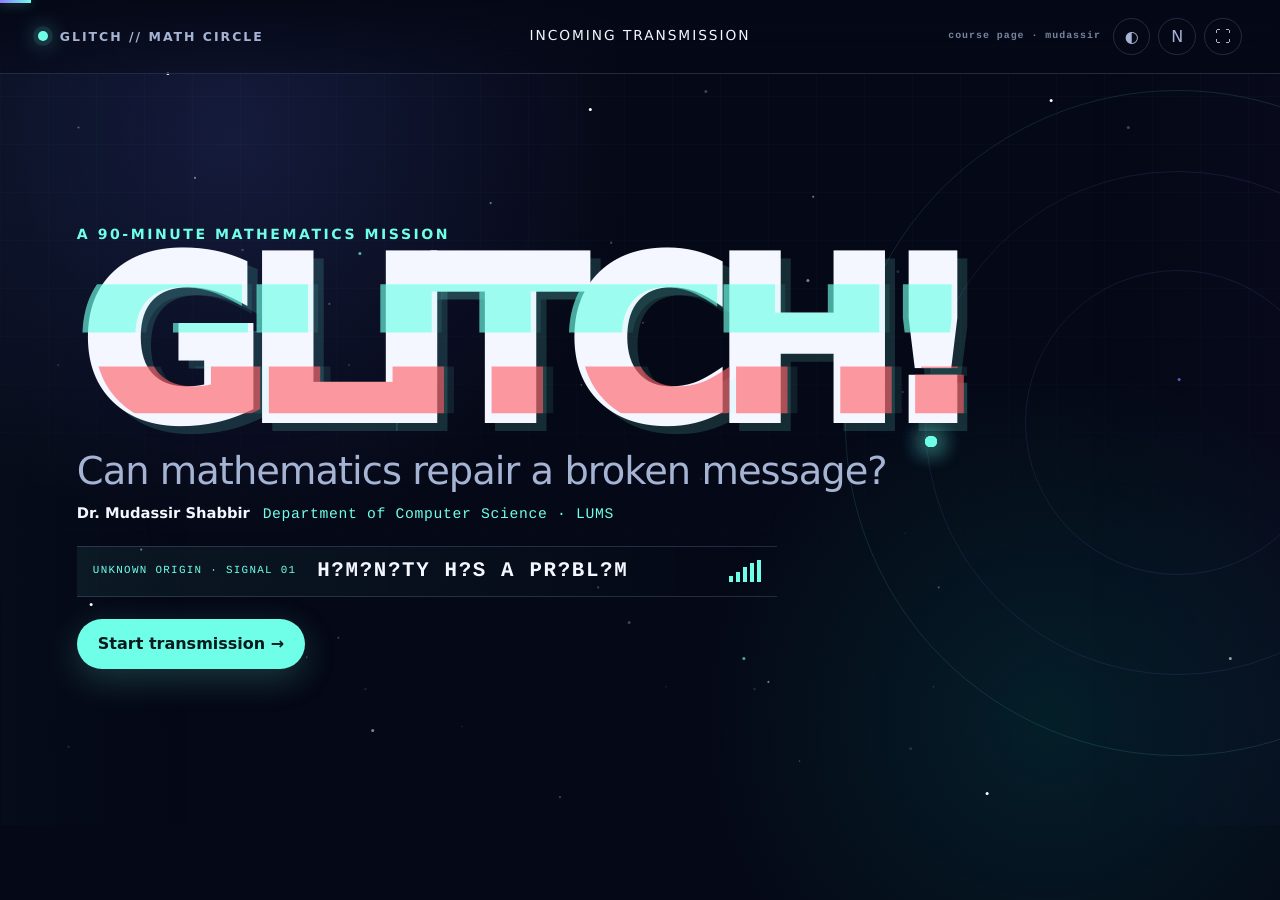
<file: slides.html>
<!doctype html>
<html lang="en">
  <head>
    <meta charset="utf-8" />
    <meta
      name="viewport"
      content="width=device-width, initial-scale=1, viewport-fit=cover"
    />
    <meta name="theme-color" content="#050816" />
    <title>GLITCH! — A Math Circle Mission</title>
    <link rel="stylesheet" href="styles.css?v=20260902" />
    <link rel="stylesheet" href="nila-slides.css?v=20260904e" />
    <link rel="stylesheet" href="deck-controls.css?v=20260904c" />
    <link rel="stylesheet" href="deck-themes.css?v=20260904b" />
  </head>
  <body data-visuals="1">
    <div class="ambient" aria-hidden="true">
      <span></span><span></span><span></span>
    </div>

    <header class="deck-chrome" aria-label="Presentation controls">
      <button
        class="brand-mark"
        data-action="go-home"
        aria-label="Go to first slide"
      >
        <span class="signal-dot"></span>
        <span>GLITCH // MATH CIRCLE</span>
      </button>
      <div class="chapter-label" id="chapterLabel">Incoming transmission</div>
      <div class="header-actions">
        <small class="deck-signature"
          ><a href="./" style="color: inherit; text-decoration: none"
            >course page</a
          >
          ·
          <a
            href="https://amessbee.github.io/"
            target="_blank"
            rel="noopener"
            style="color: inherit; text-decoration: none"
            >mudassir</a
          ></small
        >
        <button
          class="icon-button"
          data-action="toggle-display-panel"
          title="Display controls (D)"
          aria-label="Toggle display controls"
          aria-expanded="false"
        >
          ◐
        </button>
        <button
          class="icon-button"
          data-action="toggle-notes"
          title="Facilitator notes (N)"
          aria-label="Toggle facilitator notes"
        >
          N
        </button>
        <button
          class="icon-button"
          data-action="fullscreen"
          title="Fullscreen (F)"
          aria-label="Enter fullscreen"
        >
          ⛶
        </button>
      </div>
    </header>

    <main class="deck" id="deck">
      <section
        class="slide active title-slide"
        data-chapter="Incoming transmission"
        data-notes="Welcome students without naming parity or coding theory. Let the room settle, then press Start transmission. Ask: What do you notice? What do you wonder?"
      >
        <div class="slide-inner hero-layout">
          <p class="eyebrow">A 90-minute mathematics mission</p>
          <h1 class="glitch-title" data-text="GLITCH!" aria-label="GLITCH!">
            GLITCH!
          </h1>
          <p class="hero-subtitle">Can mathematics repair a broken message?</p>
          <p class="presenter-credit">
            <strong>Dr. Mudassir Shabbir</strong>
            <span>Department of Computer Science · LUMS</span>
          </p>
          <div class="transmission-window" aria-live="polite">
            <span class="transmission-label">UNKNOWN ORIGIN · SIGNAL 01</span>
            <strong id="heroTransmission">H?M?N?TY H?S A PR?BL?M</strong>
            <span class="signal-strength"
              ><i></i><i></i><i></i><i></i><i></i
            ></span>
          </div>
          <button class="primary-button" data-action="stabilize">
            Start transmission <span>→</span>
          </button>
        </div>
        <div class="hero-orbit" aria-hidden="true"><i></i><i></i><i></i></div>
      </section>

      <!-- COMMENTED OUT: One piece will change
    <section class="slide" data-chapter="The glitch" data-notes="Read the question slowly. Establish the rules: no retransmission, exactly one piece changes, and the receiver knows the system in advance. Take a few spontaneous ideas, but do not evaluate them yet.">
      <div class="slide-inner question-layout">
        <p class="eyebrow alarm">One piece will change</p>
        <h2>Can the receiver recover the original—without asking again?</h2>
        <div class="bit-channel" id="openingChannel" aria-label="Animated binary transmission">
          <span>1</span><span>0</span><span>1</span><span>1</span><span>0</span><span>0</span><span>1</span><span>0</span>
        </div>
        <div class="constraint-line">
          <span>No second message.</span>
          <span>Exactly one glitch.</span>
          <span>You design the rules.</span>
        </div>
      </div>
      <figure class="story-figure signal-story" aria-hidden="true"><span>📡</span><i></i><b>⚡</b><i></i><span>🛰️</span></figure>
    </section>
    -->

      <section
        class="slide parity-demo-slide"
        data-chapter="The impossible trick"
        data-notes="Act out the card trick live if you have physical cards. The digital board is a backup and a repeatable demo. Students may randomize the 5×5 core or build their own pattern by flipping as many core cards as they like. Then add the mysterious border, turn away, let a student flip exactly one square, and use the separate final reveal."
      >
        <div class="slide-inner parity-demo-layout">
          <div class="slide-copy parity-demo-copy">
            <p class="eyebrow">Impossible mind-reading</p>
            <h2>Flip one card. I’ll find it.</h2>
            <p class="lead">
              Choose a random pattern—or flip as many of the 25 center cards as
              you like.
            </p>
            <div class="action-stack parity-setup-actions">
              <button class="secondary-button" data-action="parity-randomize">
                1 · Random pattern
              </button>
              <button class="secondary-button" data-action="parity-border">
                2 · Add my “decoration”
              </button>
            </div>
            <div
              class="flip-instruction"
              id="parityFlipPrompt"
              data-state="waiting"
              aria-live="polite"
            >
              <span>3</span
              ><strong>After the decoration, flip one card.</strong>
            </div>
            <p class="microcopy" id="parityStatus" aria-live="polite">
              Start with any pattern you want.
            </p>
          </div>
          <div class="board-shell parity-board-shell">
            <div
              class="parity-grid"
              id="parityGrid"
              role="grid"
              aria-label="Interactive six by six card grid"
            ></div>
            <div class="board-legend">
              <span><i class="legend-core"></i> chosen cards</span
              ><span><i class="legend-check"></i> added cards</span>
            </div>
          </div>
          <div class="parity-reveal-zone">
            <span>Final reveal</span>
            <button
              class="primary-button"
              id="parityRevealButton"
              data-action="parity-reveal"
              disabled
            >
              Find the flipped card
            </button>
          </div>
        </div>
      </section>

      <section
        class="slide"
        data-chapter="The reveal"
        data-notes="Invite a student to state the rule before revealing the name. Click the center diagram, then reveal the word PARITY. Emphasize: the extra squares looked useless, but they turned one invisible mistake into two visible alarms."
      >
        <div class="slide-inner reveal-layout">
          <p class="eyebrow">The intersection gives it away</p>
          <h2>One flipped square trips exactly two alarms.</h2>
          <button
            class="cross-diagram"
            data-action="pulse-cross"
            aria-label="Animate the bad row and column"
          >
            <span class="cross-row"></span><span class="cross-column"></span
            ><strong>✕</strong>
          </button>
          <div class="reveal-logic">
            <span>Every line begins <b>even</b></span>
            <span class="logic-arrow">→</span>
            <span>one flip makes one row + one column <b>odd</b></span>
            <span class="logic-arrow">→</span>
            <span>their intersection is the glitch</span>
          </div>
          <button class="name-reveal" data-action="reveal-parity">
            <span>Mathematicians call this…</span
            ><strong id="parityWord">?</strong>
          </button>
        </div>
      </section>

      <!-- ===== NILA mission slides (ported from nila2.html, slides 2-26) ===== -->
      <svg id="svg-sprite" aria-hidden="true">
        <defs>
          <filter id="glow-filter">
            <feGaussianBlur stdDeviation="4" result="blur" />
            <feMerge>
              <feMergeNode in="blur" />
              <feMergeNode in="SourceGraphic" />
            </feMerge>
          </filter>
          <linearGradient id="g-europa" x1="0" y1="0" x2="1" y2="1">
            <stop stop-color="#f4e7c0" />
            <stop offset=".48" stop-color="#b9c8c7" />
            <stop offset="1" stop-color="#667f92" />
          </linearGradient>
          <linearGradient id="g-jupiter" x1="0" y1="0" x2="0" y2="1">
            <stop stop-color="#f4d6a4" />
            <stop offset=".2" stop-color="#a66f54" />
            <stop offset=".38" stop-color="#f3e0ba" />
            <stop offset=".55" stop-color="#8f5b4a" />
            <stop offset=".7" stop-color="#e7bf83" />
            <stop offset=".86" stop-color="#684539" />
            <stop offset="1" stop-color="#c68d62" />
          </linearGradient>
          <linearGradient id="g-earth" x1="0" y1="0" x2="1" y2="1">
            <stop stop-color="#6ce1ff" />
            <stop offset=".55" stop-color="#2177bd" />
            <stop offset="1" stop-color="#0c315d" />
          </linearGradient>
          <linearGradient id="g-metal" x1="0" y1="0" x2="1" y2="1">
            <stop stop-color="#e8f5fb" />
            <stop offset=".45" stop-color="#8faebd" />
            <stop offset="1" stop-color="#395366" />
          </linearGradient>
          <radialGradient id="g-glass">
            <stop stop-color="#d8fbff" />
            <stop offset=".45" stop-color="#4ab9d6" />
            <stop offset="1" stop-color="#123e5b" />
          </radialGradient>
          <pattern
            id="ice-cracks"
            width="90"
            height="70"
            patternUnits="userSpaceOnUse"
          >
            <path
              d="M5 58L25 38l19 7 14-24 27 5"
              fill="none"
              stroke="rgba(99,132,148,.46)"
              stroke-width="2"
            />
            <path
              d="M45 45l8 17 18 7"
              fill="none"
              stroke="rgba(255,255,255,.32)"
            />
          </pattern>
        </defs>
        <symbol id="icon-probe" viewBox="0 0 220 180">
          <g>
            <path
              d="M70 68h80l17 42-24 26H78l-25-26z"
              fill="url(#g-metal)"
              stroke="#d8f3ff"
              stroke-width="3"
            />
            <rect
              x="85"
              y="39"
              width="50"
              height="42"
              rx="10"
              fill="#173b55"
              stroke="#7deaff"
              stroke-width="3"
            />
            <circle cx="110" cy="60" r="12" fill="url(#g-glass)" />
            <path
              d="M67 96L23 68M153 96l44-28M83 134l-30 37m84-37 30 37"
              stroke="#d7edf5"
              stroke-width="7"
              stroke-linecap="round"
            />
            <circle cx="22" cy="67" r="9" fill="#5e7d90" />
            <circle cx="198" cy="67" r="9" fill="#5e7d90" />
            <circle cx="52" cy="171" r="8" fill="#5e7d90" />
            <circle cx="168" cy="171" r="8" fill="#5e7d90" />
            <rect x="97" y="136" width="26" height="24" rx="5" fill="#273f50" />
            <path d="M110 160v18" stroke="#ffd166" stroke-width="7" />
            <circle cx="110" cy="177" r="8" fill="#ffd166" />
          </g>
        </symbol>
        <symbol id="icon-relay" viewBox="0 0 240 160">
          <g>
            <rect
              x="86"
              y="51"
              width="68"
              height="58"
              rx="10"
              fill="url(#g-metal)"
              stroke="#d9f3ff"
              stroke-width="3"
            />
            <rect
              x="6"
              y="42"
              width="76"
              height="76"
              fill="#225c8b"
              stroke="#67c7f0"
              stroke-width="3"
            />
            <path
              d="M6 61h76M6 80h76M6 99h76M25 42v76M44 42v76M63 42v76"
              stroke="rgba(167,224,255,.45)"
            />
            <rect
              x="158"
              y="42"
              width="76"
              height="76"
              fill="#225c8b"
              stroke="#67c7f0"
              stroke-width="3"
            />
            <path
              d="M158 61h76M158 80h76M158 99h76M177 42v76M196 42v76M215 42v76"
              stroke="rgba(167,224,255,.45)"
            />
            <path d="M120 51V22" stroke="#dff6ff" stroke-width="5" />
            <circle cx="120" cy="18" r="9" fill="#59f18b" />
            <path
              d="M103 109q17 34 34 0"
              fill="none"
              stroke="#dff6ff"
              stroke-width="5"
            />
          </g>
        </symbol>
        <symbol id="icon-station" viewBox="0 0 220 180">
          <g>
            <path
              d="M38 92q72-77 144 0-72 34-144 0z"
              fill="#d7e8ee"
              stroke="#fff"
              stroke-width="3"
            />
            <path d="M108 87L73 41" stroke="#d7e8ee" stroke-width="6" />
            <circle cx="70" cy="38" r="8" fill="#58e6ff" />
            <path
              d="M110 105v44m-32 0h64M95 105l-31 57m61-57 31 57"
              stroke="#8aa4b2"
              stroke-width="7"
              stroke-linecap="round"
            />
            <rect
              x="34"
              y="149"
              width="152"
              height="18"
              rx="7"
              fill="#425d6d"
            />
          </g>
        </symbol>
        <symbol id="icon-phone" viewBox="0 0 220 220">
          <rect
            x="51"
            y="18"
            width="118"
            height="184"
            rx="26"
            fill="url(#g-metal)"
            stroke="#e9f7ff"
            stroke-width="4"
          />
          <rect x="62" y="42" width="96" height="129" rx="8" fill="#0b2940" />
          <path
            d="M73 120q18-32 36-7t38-26"
            fill="none"
            stroke="#59f18b"
            stroke-width="7"
          />
          <circle cx="110" cy="185" r="8" fill="#24485c" />
          <path
            d="M80 29h60"
            stroke="#516f7f"
            stroke-width="5"
            stroke-linecap="round"
          />
        </symbol>
        <symbol id="icon-drive" viewBox="0 0 220 220">
          <rect
            x="25"
            y="42"
            width="170"
            height="136"
            rx="24"
            fill="url(#g-metal)"
            stroke="#e7f6ff"
            stroke-width="4"
          />
          <rect x="44" y="65" width="132" height="69" rx="15" fill="#1c394b" />
          <circle cx="68" cy="153" r="10" fill="#59f18b" />
          <circle cx="100" cy="153" r="10" fill="#58e6ff" />
          <path
            d="M64 92h92"
            stroke="#9cc4d5"
            stroke-width="8"
            stroke-linecap="round"
          />
        </symbol>
        <symbol id="icon-qr" viewBox="0 0 220 220">
          <rect x="18" y="18" width="184" height="184" rx="16" fill="#fff" />
          <g fill="#061322">
            <path
              d="M35 35h55v55H35zm12 12v31h31V47zM130 35h55v55h-55zm12 12v31h31V47zM35 130h55v55H35zm12 12v31h31v-31z"
            />
            <path
              d="M107 104h17v17h-17zm25 0h18v17h-18zm27 0h26v17h-26zm-52 27h17v17h-17zm26 0h17v17h-17zm26 0h26v17h-26zm-52 27h17v27h-17zm26 9h17v18h-17zm26-9h17v27h-17z"
            />
          </g>
        </symbol>
      </svg>

      <section
        data-chapter="Meet NILA"
        data-notes="Explain the concrete fiction: NILA landed near Europa’s Conamara Chaos region, drills shallow ice cores, warms samples, and searches for chemical or microscopic patterns. Avoid claiming that it has found life. NASA leads the fictional AURORA mission with international partners. The story is invented; the communication constraints and coding ideas are realistic. Invite three quick hazards: low battery, radiation, blocked line of sight, broken equipment, noisy signals."
        class="slide nila"
        data-title="Meet NILA"
        data-time="4 min"
        style="--glow: rgba(88, 230, 255, 0.15); --glow-x: 73%; --glow-y: 43%"
      >
        <header class="slide-head">
          <div class="eyebrow">Mission briefing</div>
          <div class="mission-time">Year 2090</div>
        </header>
        <div class="slide-body">
          <div class="hero-grid">
            <div class="hero-copy">
              <div class="mission-stamp">Near-Ice Life Analyzer</div>
              <h2 class="title-lockup">
                Meet <strong>Near-Ice Life Analyzer (NILA)</strong>
              </h2>
              <p class="tagline">
                A small robot, a frozen ocean, and one very expensive
                flashlight.
              </p>
            </div>
            <svg
              class="hero-art"
              viewBox="0 0 780 720"
              role="img"
              aria-label="NILA probe on Europa with Jupiter behind it"
            >
              <circle
                cx="610"
                cy="190"
                r="175"
                fill="url(#g-jupiter)"
                opacity=".96"
              />
              <ellipse
                cx="610"
                cy="190"
                rx="174"
                ry="44"
                fill="none"
                stroke="rgba(255,255,255,.22)"
                stroke-width="6"
              />
              <circle
                cx="610"
                cy="190"
                r="175"
                fill="none"
                stroke="rgba(255,255,255,.22)"
              />
              <path d="M0 485Q240 410 780 470V720H0Z" fill="url(#g-europa)" />
              <path
                d="M0 485Q240 410 780 470V720H0Z"
                fill="url(#ice-cracks)"
                opacity=".82"
              />
              <g class="float">
                <use
                  href="#icon-probe"
                  x="245"
                  y="382"
                  width="310"
                  height="250"
                />
              </g>
              <path class="beam" d="M405 440L525 245" />
              <g opacity=".9">
                <circle cx="519" cy="252" r="9" fill="#59f18b" />
                <circle cx="532" cy="231" r="4" fill="#59f18b" />
              </g>
              <text
                x="42"
                y="650"
                fill="#071321"
                font-size="26"
                font-weight="900"
              >
                EUROPA · JUPITER SYSTEM
              </text>
            </svg>
          </div>
        </div>
        <footer class="slide-foot">
          <span class="prompt">What can go wrong 628 million km from home?</span
          ><span>AURORA / NILA-1</span>
        </footer>
        <aside class="notes">
          <p>
            Explain the concrete fiction: NILA landed near Europa’s Conamara
            Chaos region, drills shallow ice cores, warms samples, and searches
            for chemical or microscopic patterns. Avoid claiming that it has
            found life.
          </p>
          <p>
            NASA leads the fictional AURORA mission with international partners.
            The story is invented; the communication constraints and coding
            ideas are realistic.
          </p>
          <p>
            Invite three quick hazards: low battery, radiation, blocked line of
            sight, broken equipment, noisy signals.
          </p>
        </aside>
      </section>

      <section
        data-chapter="The communication chain"
        data-notes="NILA cannot aim a powerful radio dish at Earth. It flashes a visible-light laser to LUMEN, which orbits Europa. LUMEN forwards the message by radio to Earth. NILA wakes twice per Earth day. LUMEN is usefully positioned for only about 90 seconds. If a report is unclear, waiting for another window costs half a day and valuable energy. Ask why low latency is not the only issue: probe lifetime, battery, changing conditions, and scientific priority all matter."
        class="slide nila"
        data-title="The communication chain"
        data-time="4 min"
      >
        <header class="slide-head">
          <div class="eyebrow">NILA → LUMEN → Earth</div>
          <div class="mission-time">One-way journey: tens of minutes</div>
        </header>
        <div class="slide-body">
          <svg
            class="scene"
            viewBox="0 0 1400 660"
            role="img"
            aria-label="Communication chain from probe on Europa to relay orbiter to Earth station"
          >
            <circle cx="190" cy="490" r="165" fill="url(#g-europa)" />
            <circle
              cx="190"
              cy="490"
              r="165"
              fill="url(#ice-cracks)"
              opacity=".7"
            />
            <use href="#icon-probe" x="85" y="330" width="210" height="175" />
            <ellipse
              class="orbit"
              cx="390"
              cy="380"
              rx="260"
              ry="195"
              transform="rotate(-18 390 380)"
            />
            <g class="float2">
              <use
                href="#icon-relay"
                x="395"
                y="170"
                width="250"
                height="170"
              />
            </g>
            <path class="beam" d="M280 385L460 275" />
            <path
              d="M590 250C810 120 970 130 1130 260"
              fill="none"
              stroke="#4b8cff"
              stroke-width="6"
              stroke-dasharray="18 14"
              opacity=".7"
            />
            <circle cx="1165" cy="330" r="150" fill="url(#g-earth)" />
            <path
              d="M1060 275q45-36 83-15t60-22q25 22 58 30l25 70q-45 22-87 6t-80 20q-48-30-59-89z"
              fill="#5ac67c"
              opacity=".78"
            />
            <use
              href="#icon-station"
              x="1065"
              y="340"
              width="200"
              height="165"
            />
            <g font-size="24" font-weight="900" text-anchor="middle">
              <text x="190" y="615" fill="#dff7ff">NILA</text>
              <text x="520" y="145" fill="#dff7ff">LUMEN relay</text>
              <text x="1165" y="535" fill="#dff7ff">Earth station</text>
            </g>
            <g font-size="18" fill="#9ebaca" text-anchor="middle">
              <text x="360" y="335">visible light</text>
              <text x="850" y="140">radio relay</text>
            </g>
          </svg>
        </div>
        <footer class="slide-foot">
          <span class="prompt">Why not simply ask NILA to resend?</span
          ><span>Line of sight matters</span>
        </footer>
        <aside class="notes">
          <p>
            NILA cannot aim a powerful radio dish at Earth. It flashes a
            visible-light laser to LUMEN, which orbits Europa. LUMEN forwards
            the message by radio to Earth.
          </p>
          <p>
            NILA wakes twice per Earth day. LUMEN is usefully positioned for
            only about 90 seconds. If a report is unclear, waiting for another
            window costs half a day and valuable energy.
          </p>
          <p>
            Ask why low latency is not the only issue: probe lifetime, battery,
            changing conditions, and scientific priority all matter.
          </p>
        </aside>
      </section>

      <section
        data-chapter="The constraints"
        data-hidden-by-default="true"
        data-notes="Make the constraints feel physical. Give twelve students or twelve tokens as the battery budget. Remove one token for every transmitted light. Radiation or detector noise can change a green reading to red or red to green. For the first half of the session assume at most one such flip. Do not introduce formal coding vocabulary yet. The students should feel the problem before they receive names for the tools."
        class="slide nila"
        data-title="The constraints"
        data-time="3 min"
      >
        <header class="slide-head">
          <div class="eyebrow">Mission constraints</div>
          <div class="mission-time">The engineering box</div>
        </header>
        <div class="slide-body">
          <div class="metric-row">
            <article class="metric">
              <svg viewBox="0 0 120 120" aria-hidden="true">
                <circle
                  cx="60"
                  cy="60"
                  r="48"
                  fill="none"
                  stroke="rgba(88,230,255,.25)"
                  stroke-width="8"
                />
                <path
                  d="M60 25v36l24 18"
                  fill="none"
                  stroke="#58e6ff"
                  stroke-width="9"
                  stroke-linecap="round"
                />
                <circle cx="60" cy="60" r="8" fill="#58e6ff" /></svg
              ><strong>2×</strong><span>wake-ups per day</span>
            </article>
            <article class="metric">
              <svg viewBox="0 0 120 120" aria-hidden="true">
                <path
                  d="M23 70h74l-8 29H31z"
                  fill="none"
                  stroke="#58e6ff"
                  stroke-width="7"
                />
                <path
                  d="M47 70V30h26v40"
                  fill="none"
                  stroke="#dff8ff"
                  stroke-width="7"
                />
                <path
                  d="M40 22h40"
                  stroke="#59f18b"
                  stroke-width="8"
                  stroke-linecap="round"
                /></svg
              ><strong>12</strong><span>flashes per report</span>
              <div class="battery"><div class="battery-fill"></div></div>
            </article>
            <article class="metric danger-card">
              <svg viewBox="0 0 120 120" aria-hidden="true">
                <path d="M68 5L24 68h34l-8 47 46-66H63z" fill="#ffd166" />
                <path
                  d="M17 28l12 9m62-12-11 11M12 84l17-6m76 14-18-8"
                  stroke="#ff5c70"
                  stroke-width="6"
                  stroke-linecap="round"
                /></svg
              ><strong>1</strong><span>flash may flip</span>
            </article>
          </div>
        </div>
        <footer class="slide-foot">
          <span class="prompt">Design inside all three constraints</span
          ><span>Fast · small · reliable</span>
        </footer>
        <aside class="notes">
          <p>
            Make the constraints feel physical. Give twelve students or twelve
            tokens as the battery budget. Remove one token for every transmitted
            light.
          </p>
          <p>
            Radiation or detector noise can change a green reading to red or red
            to green. For the first half of the session assume at most one such
            flip.
          </p>
          <p>
            Do not introduce formal coding vocabulary yet. The students should
            feel the problem before they receive names for the tools.
          </p>
        </aside>
      </section>

      <section
        data-chapter="One light"
        data-notes="Mission Control begins with one question: “Did the drill reach liquid water?” Agree on green = yes and red = no. Click the large light to toggle it. Then ask: how many distinct messages can a single two-colour light carry? Only after students say “two,” introduce the term bit: one choice between two possibilities."
        class="slide nila"
        data-title="One light"
        data-time="3 min"
        style="--glow: rgba(89, 241, 139, 0.15); --glow-x: 25%; --glow-y: 52%"
      >
        <header class="slide-head">
          <div class="eyebrow">Protocol 0.1</div>
          <div class="mission-time">One question</div>
        </header>
        <div class="slide-body">
          <div class="split">
            <button
              class="big-light"
              id="nila-oneLight"
              aria-label="Toggle one light between green and red"
            ></button>
            <div class="answer-stack">
              <div class="answer-pill">
                <span>YES</span><span class="dot"></span>
              </div>
              <div class="answer-pill no">
                <span>NO</span><span class="dot"></span>
              </div>
              <div class="mystery-question" style="text-align: left">
                1 light → 2 messages
              </div>
            </div>
          </div>
        </div>
        <footer class="slide-foot">
          <span class="prompt">What should the two colours mean?</span
          ><span>Click the light</span>
        </footer>
        <aside class="notes">
          <p>
            Mission Control begins with one question: “Did the drill reach
            liquid water?” Agree on green = yes and red = no.
          </p>
          <p>
            Click the large light to toggle it. Then ask: how many distinct
            messages can a single two-colour light carry?
          </p>
          <p>
            Only after students say “two,” introduce the term
            <strong>bit</strong>: one choice between two possibilities.
          </p>
        </aside>
      </section>

      <section
        data-chapter="Human card game"
        data-hidden-by-default="true"
        data-notes="Physical setup: Choose four volunteers. Give each a double-sided red/green card. They stand left-to-right in positions 8, 4, 2, 1. The displayed cards can also be clicked for a digital version. Round structure: One team draws a mission card.; They silently arrange the four volunteers.; Another team reads the pattern and identifies the message.; Swap teams quickly.; The place-value labels allow a secondary route: messages 0–15 can be treated as numbers, but students do not need binary arithmetic to play. The print button creates sixteen cut-out message cards plus red/green bit cards in a new window."
        class="slide nila"
        data-title="Human card game"
        data-time="8 min"
      >
        <header class="slide-head">
          <div class="eyebrow">Card game · Human transmitter</div>
          <div class="mission-time">Four volunteers</div>
        </header>
        <div class="slide-body">
          <div class="card-game-layout">
            <div
              class="human-cards"
              aria-label="Four interactive red and green cards"
            >
              <button class="human-card" data-place="8" style="--r: 4deg">
                0
              </button>
              <button class="human-card" data-place="4" style="--r: -2deg">
                0
              </button>
              <button class="human-card" data-place="2" style="--r: 6deg">
                0
              </button>
              <button class="human-card" data-place="1" style="--r: -4deg">
                0
              </button>
            </div>
            <div class="game-rules">
              <h2>Become NILA’s laser</h2>
              <div class="rule">
                <span class="rule-num">1</span
                ><span>Four students hold red/green cards.</span>
              </div>
              <div class="rule">
                <span class="rule-num">2</span
                ><span>A team secretly draws one mission card.</span>
              </div>
              <div class="rule">
                <span class="rule-num">3</span
                ><span>Turn the humans into its four-flash code.</span>
              </div>
              <div class="button-row" style="justify-content: flex-start">
                <button class="action" onclick="printMissionCards()">
                  Print game cards</button
                ><button class="action ghost" id="nila-resetHumanCards">
                  Reset
                </button>
              </div>
            </div>
          </div>
        </div>
        <footer class="slide-foot">
          <span class="prompt"
            >Can another team decode without hearing a word?</span
          ><span>Red = 0 · Green = 1</span>
        </footer>
        <aside class="notes">
          <h4>Physical setup</h4>
          <p>
            Choose four volunteers. Give each a double-sided red/green card.
            They stand left-to-right in positions 8, 4, 2, 1. The displayed
            cards can also be clicked for a digital version.
          </p>
          <h4>Round structure</h4>
          <ol>
            <li>One team draws a mission card.</li>
            <li>They silently arrange the four volunteers.</li>
            <li>Another team reads the pattern and identifies the message.</li>
            <li>Swap teams quickly.</li>
          </ol>
          <p>
            The place-value labels allow a secondary route: messages 0–15 can be
            treated as numbers, but students do not need binary arithmetic to
            play.
          </p>
          <p>
            The print button creates sixteen cut-out message cards plus
            red/green bit cards in a new window.
          </p>
        </aside>
      </section>

      <section
        data-chapter="The codebook"
        data-notes="Give each group a printed codebook or let them study the wall of cards. Point out that these are not the only possible meanings or assignments; a codebook is a design choice. Highlight that “possible biological pattern” (1010) and “mission emergency” (1011) differ in only one position. Challenge: Could four flashes label all sixteen cards? Yes — exactly, with nothing left over. Students can count or reason through doubling."
        class="slide nila"
        data-title="The codebook"
        data-time="5 min"
      >
        <header class="slide-head">
          <div class="eyebrow">Mission Control codebook</div>
          <div class="mission-time">16 possible reports</div>
        </header>
        <div class="slide-body">
          <div class="message-grid" id="nila-messageGrid"></div>
        </div>
        <footer class="slide-foot">
          <span class="prompt">How many flashes are enough for all 16?</span
          ><span>Two cards are dangerously close</span>
        </footer>
        <aside class="notes">
          <p>
            Give each group a printed codebook or let them study the wall of
            cards. Point out that these are not the only possible meanings or
            assignments; a codebook is a design choice.
          </p>
          <p>
            Allow students to notice that “possible biological pattern” (1010)
            and “mission emergency” (1011) differ in only one position.
          </p>
          <p>
            Challenge: Could four flashes label all sixteen cards? Yes —
            exactly. Sixteen patterns, sixteen reports, nothing to spare.
          </p>
        </aside>
      </section>

      <section
        data-chapter="How many flashes?"
        data-notes="Ask for a prediction: three, four, or five? Move the slider only after they commit. Each new light doubles the number of patterns because every existing pattern can end in red or green. Three lights give 8 patterns, too few. Four lights give 16 — exactly enough for our sixteen reports, with nothing to spare. Research seed: because every pattern is now in use, any single misread flash turns one valid report into a different valid report."
        class="slide nila"
        data-title="How many flashes?"
        data-time="5 min"
      >
        <header class="slide-head">
          <div class="eyebrow">Capacity lab</div>
          <div class="mission-time">Every light doubles the language</div>
        </header>
        <div class="slide-body">
          <div class="power-tree">
            <div class="doubling-visual" aria-hidden="true">
              <div class="doubling-column">
                <div class="stack" style="--h: 35px">
                  <span></span><span></span>
                </div>
                <strong>2</strong><small>1 light</small>
              </div>
              <div class="doubling-column">
                <div class="stack" style="--h: 65px">
                  <span></span><span></span><span></span><span></span>
                </div>
                <strong>4</strong><small>2 lights</small>
              </div>
              <div class="doubling-column">
                <div class="stack" style="--h: 125px"></div>
                <strong>8</strong><small>3 lights</small>
              </div>
              <div class="doubling-column">
                <div class="stack" style="--h: 240px"></div>
                <strong>16</strong><small>4 lights</small>
              </div>
              <div class="doubling-column">
                <div class="stack" style="--h: 400px"></div>
                <strong>32</strong><small>5 lights</small>
              </div>
            </div>
            <div class="capacity-lab">
              <h2>Choose the number of lights</h2>
              <input
                id="nila-capacitySlider"
                type="range"
                min="1"
                max="8"
                value="3"
                aria-label="Number of lights"
              />
              <div class="range-labels">
                <span>1</span><span>2</span><span>3</span><span>4</span
                ><span>5</span><span>6</span><span>7</span><span>8</span>
              </div>
              <div class="capacity-result" id="nila-capacityResult">
                8 <span>patterns</span>
              </div>
              <div
                class="capacity-verdict"
                id="nila-capacityVerdict"
                style="color: var(--red)"
              >
                Not enough for 16
              </div>
            </div>
          </div>
        </div>
        <footer class="slide-foot">
          <span class="prompt">Predict before moving the slider</span
          ><span>2ⁿ possible patterns</span>
        </footer>
        <aside class="notes">
          <p>
            Ask for a prediction: four or five? Move the slider only after they
            commit. Each new light doubles the number of patterns because every
            existing pattern can end in red or green.
          </p>
          <p>
            Three lights give 8 patterns, too few. Four lights give 16 — exactly
            enough for the sixteen reports, with nothing left over.
          </p>
          <p>
            Research seed: with every pattern spoken for, there is no slack. Any
            single misread flash turns one valid report into another valid
            report.
          </p>
        </aside>
      </section>

      <section
        data-chapter="Play the codebook"
        data-hidden-by-default="true"
        data-notes="Use this after one or two physical rounds. A random mission card appears. Students tell you which four lights should be green; click the lights and check. After a correct encoding, click “Radiation!” It flips one random light. Ask the receiving team to decode the corrupted pattern using the codebook. Every four-bit pattern is a valid message now, so a flipped light always produces a different valid report — never an obvious error. Keep one such ambiguous example for the next slide."
        class="slide nila"
        data-title="Play the codebook"
        data-time="8 min"
      >
        <header class="slide-head">
          <div class="eyebrow">Card game · Round two</div>
          <div class="mission-time">Encode → transmit → decode</div>
        </header>
        <div class="slide-body">
          <div class="interactive-panel">
            <article class="drawn-message">
              <div class="drawn-icon" id="nila-drawnIcon">🧪</div>
              <h3 id="nila-drawnLabel">Ice sample collected</h3>
              <div class="micro">Secret mission card</div>
            </article>
            <article class="console">
              <div class="bit-buttons" id="nila-gameBits"></div>
              <div class="button-row">
                <button class="action primary" id="nila-checkEncoding">
                  Check code</button
                ><button class="action" id="nila-newMessage">New card</button
                ><button class="action warn" id="nila-corruptMessage">
                  Radiation!
                </button>
              </div>
              <div class="status-box" id="nila-gameStatus">
                Tap lights to build the four-flash message.
              </div>
            </article>
          </div>
        </div>
        <footer class="slide-foot">
          <span class="prompt">Teams race; accuracy beats speed</span
          ><span>Digital version of the card game</span>
        </footer>
        <aside class="notes">
          <p>
            Use this after one or two physical rounds. A random mission card
            appears. Students tell you which four lights should be green; click
            the lights and check.
          </p>
          <p>
            After a correct encoding, click “Radiation!” It flips one random
            light. Ask the receiving team to decode the corrupted pattern using
            the codebook.
          </p>
          <p>
            Every four-bit pattern is a valid message, so a flipped light always
            yields a different valid report — the danger is invisible. Keep one
            such ambiguous example for the next slide.
          </p>
        </aside>
      </section>

      <section
        data-chapter="Decode the opening"
        data-hidden-by-default="true"
        data-notes="Return to 1011. Let a student find it in the codebook. Make the consequence theatrical: Mission Control starts preparing a shelter command or abandonment procedure. Then announce a diagnostic alert: LUMEN detected a radiation spike during the 90-second link. One colour may have been misread. Ask students to compare 1011 with nearby valid messages. The most important comparison is 1010."
        class="slide nila"
        data-title="Decode the opening"
        data-time="3 min"
        style="--glow: rgba(255, 92, 112, 0.16); --glow-x: 28%; --glow-y: 50%"
      >
        <header class="slide-head">
          <div class="eyebrow">Opening transmission decoded</div>
          <div class="mission-time">Code 1011</div>
        </header>
        <div class="slide-body">
          <div class="alarm-layout">
            <div class="alarm-panel">
              <div class="alarm-icon">⚠</div>
              <h2>MISSION EMERGENCY</h2>
            </div>
            <div class="code-lookup">
              <div class="lookup-card danger">
                <code>1011</code><span>Mission emergency</span>
              </div>
              <div class="lookup-card">
                <code>1010</code><span>Possible biological pattern</span>
              </div>
            </div>
          </div>
        </div>
        <footer class="slide-foot">
          <span class="prompt">Prepare to abandon NILA?</span
          ><span>Countdown paused</span>
        </footer>
        <aside class="notes">
          <p>
            Return to 1011. Let a student find it in the codebook. Make the
            consequence theatrical: Mission Control starts preparing a shelter
            command or abandonment procedure.
          </p>
          <p>
            Then announce a diagnostic alert: LUMEN detected a radiation spike
            during the 90-second link. One colour may have been misread.
          </p>
          <p>
            Ask students to compare 1011 with nearby valid messages. The most
            important comparison is 1010.
          </p>
        </aside>
      </section>

      <section
        data-chapter="One wrong flash"
        data-notes="Stress the subtlety: the received sequence is valid. Every four-bit pattern is a legal report, so nothing flags the error. Ask: “Can Earth tell whether the sender meant 1010 or 1011?” The honest answer is no. The four information lights carry no evidence about which of two close messages was intended. Key sentence: Our code carries information, but it does not yet protect information."
        class="slide nila"
        data-title="One wrong flash"
        data-time="5 min"
      >
        <header class="slide-head">
          <div class="eyebrow">The catastrophe</div>
          <div class="mission-time">One bit flip</div>
        </header>
        <div class="slide-body">
          <div
            style="
              width: 100%;
              display: flex;
              flex-direction: column;
              align-items: center;
              gap: 30px;
            "
          >
            <div class="flip-scene">
              <div class="signal-card">
                <strong>SENT?</strong>
                <div class="pulse-row">
                  <span class="pulse small green"></span
                  ><span class="pulse small red"></span
                  ><span class="pulse small green"></span
                  ><span class="pulse small red"></span>
                </div>
                <code class="binary-caption" style="font-size: 36px">1010</code>
              </div>
              <div class="radiation-bolt">⚡</div>
              <div class="signal-card">
                <strong>RECEIVED</strong>
                <div class="pulse-row">
                  <span class="pulse small green"></span
                  ><span class="pulse small red"></span
                  ><span class="pulse small green"></span
                  ><span class="pulse small green"></span>
                </div>
                <code class="binary-caption" style="font-size: 36px">1011</code>
              </div>
            </div>
            <div class="ambiguity">“Possible life” became “Emergency.”</div>
          </div>
        </div>
        <footer class="slide-foot">
          <span class="prompt">Can Earth know which message was intended?</span
          ><span>Both are valid</span>
        </footer>
        <aside class="notes">
          <p>
            Stress the subtlety: the received sequence is valid. Every four-bit
            pattern is a legal report, so nothing flags this pair.
          </p>
          <p>
            Ask: “Can Earth tell whether the sender meant 1010 or 1011?” The
            honest answer is no. The four information lights carry no evidence
            about which of two close messages was intended.
          </p>
          <p>
            Key sentence:
            <strong
              >Our code carries information, but it does not yet protect
              information.</strong
            >
          </p>
        </aside>
      </section>

      <section
        data-chapter="Invent protection"
        data-notes="Give groups a few minutes to invent any protection scheme. Each group must state: what it sends, how Earth detects damage, whether Earth can repair it, and how many flashes it costs. Collect proposals without judging immediately. Common ideas: checksum/parity, repeat, majority vote, reserve gaps, send position labels, use brighter or longer flashes. Use the three large cards as buckets for their ideas. The rest of the story tests them."
        class="slide nila"
        data-title="Invent protection"
        data-time="6 min"
      >
        <header class="slide-head">
          <div class="eyebrow">Engineering huddle</div>
          <div class="mission-time">You have 4 minutes</div>
        </header>
        <div class="slide-body">
          <div class="idea-arena">
            <article class="idea-card">
              <div class="idea-art">🐕</div>
              <h3>Add a watchdog light</h3>
              <div class="cost-tag">Cost: <strong>1 extra flash</strong></div>
            </article>
            <article class="idea-card">
              <div class="idea-art">🔁</div>
              <h3>Repeat the whole message</h3>
              <div class="cost-tag">Cost: <strong>8–12 flashes</strong></div>
            </article>
            <article class="idea-card">
              <div class="idea-art">🏝️</div>
              <h3>Spread valid messages apart</h3>
              <div class="cost-tag">
                Cost: <strong>clever code design</strong>
              </div>
            </article>
          </div>
        </div>
        <footer class="slide-foot">
          <span class="prompt">Design first; vocabulary later</span
          ><span>At most 8 flashes</span>
        </footer>
        <aside class="notes">
          <p>
            Give groups a few minutes to invent any protection scheme. Each
            group must state: what it sends, how Earth detects damage, whether
            Earth can repair it, and how many flashes it costs.
          </p>
          <p>
            Collect proposals without judging immediately. Common ideas:
            checksum/parity, repeat, majority vote, reserve gaps, send position
            labels, use brighter or longer flashes.
          </p>
          <p>
            Use the three large cards as buckets for their ideas. The rest of
            the story tests them.
          </p>
        </aside>
      </section>

      <section
        data-chapter="Repetition"
        data-notes="Two copies can reveal disagreement but cannot tell which copy is correct. Three copies allow a majority vote if at most one transmitted light among the three copies of each position is wrong. Repeating the four-bit report three times costs twelve flashes, beyond the mission budget of eight. Introduce redundancy: deliberate extra information used for reliability. The research question is not whether to use redundancy, but how efficiently."
        class="slide nila"
        data-title="Repetition"
        data-time="5 min"
      >
        <header class="slide-head">
          <div class="eyebrow">Idea 2 · Repetition</div>
          <div class="mission-time">Simple, reliable, expensive</div>
        </header>
        <div class="slide-body">
          <div class="repeat-lab">
            <div class="repeat-visual">
              <div class="repeat-row">
                <label>original message</label><span class="mini-bit one"></span
                ><span class="mini-bit"></span><span class="mini-bit one"></span
                ><span class="mini-bit"></span>
              </div>
              <div class="repeat-row">
                <label>Copy 2</label><span class="mini-bit one"></span
                ><span class="mini-bit"></span><span class="mini-bit one"></span
                ><span class="mini-bit one wrong"></span>
              </div>
              <div class="repeat-row">
                <label>Copy 3</label><span class="mini-bit one"></span
                ><span class="mini-bit"></span><span class="mini-bit one"></span
                ><span class="mini-bit"></span>
              </div>
              <div
                class="equation-strip repetition-step step-hidden"
                id="repetitionMajority"
                aria-hidden="true"
              >
                majority → <span class="accent">1010</span>
              </div>
            </div>
            <div
              class="battery-panel repetition-step step-hidden"
              id="repetitionBudget"
              aria-hidden="true"
            >
              <div class="micro">Battery budget</div>
              <div class="flash-count">12 flashes</div>
              <div class="battery">
                <div
                  class="battery-fill"
                  style="width: 0; background: var(--red)"
                ></div>
              </div>
              <h2 style="color: var(--red)">Budget exceeded</h2>
            </div>
          </div>
        </div>
        <footer class="slide-foot">
          <span class="prompt">Why is two copies not enough?</span
          ><span>Works, works, works… but costs</span>
        </footer>
        <aside class="notes">
          <p>
            Two copies can reveal disagreement but cannot tell which copy is
            correct. Three copies allow a majority vote if at most one
            transmitted light among the three copies of each position is wrong.
          </p>
          <p>
            Repeating the four-bit report three times costs twelve flashes,
            beyond the mission budget of eight.
          </p>
          <p>
            Introduce <strong>redundancy</strong>: deliberate extra information
            used for reliability. The research question is not whether to use
            redundancy, but how efficiently.
          </p>
        </aside>
      </section>

      <section
        data-chapter="Parity watchdog"
        data-notes="Start from a four-bit message. Add one parity light so the total number of greens is even — five flashes in all. Let students toggle the lights and keep the watchdog satisfied. Flip any single light. The total parity changes from even to odd, so Earth detects an error. Then ask which light was wrong. One parity check cannot identify the location. Suggested joke: “The watchdog knows somebody entered the house, but cannot tell which window.” Vocabulary: error detection is not the same as error correction ."
        class="slide nila"
        data-title="Parity watchdog"
        data-time="7 min"
      >
        <header class="slide-head">
          <div class="eyebrow">Idea 1 · The watchdog</div>
          <div class="mission-time">Even parity</div>
        </header>
        <div class="slide-body">
          <div class="parity-layout">
            <div class="watchdog">
              <svg
                viewBox="0 0 420 420"
                role="img"
                aria-label="Friendly robot watchdog watching bits"
              >
                <ellipse
                  cx="210"
                  cy="345"
                  rx="155"
                  ry="34"
                  fill="rgba(0,0,0,.28)"
                />
                <path
                  d="M95 180q-25-90 55-115l26 67m149 48q25-90-55-115l-26 67"
                  fill="#31566b"
                  stroke="#d4edf7"
                  stroke-width="8"
                />
                <rect
                  x="88"
                  y="120"
                  width="244"
                  height="210"
                  rx="82"
                  fill="url(#g-metal)"
                  stroke="#e9f8ff"
                  stroke-width="8"
                />
                <rect
                  x="125"
                  y="164"
                  width="170"
                  height="92"
                  rx="42"
                  fill="#102c40"
                />
                <circle cx="172" cy="208" r="18" fill="#59f18b" />
                <circle cx="248" cy="208" r="18" fill="#59f18b" />
                <path
                  d="M166 278q44 30 88 0"
                  fill="none"
                  stroke="#17384d"
                  stroke-width="10"
                  stroke-linecap="round"
                />
                <path d="M210 120V82" stroke="#dff7ff" stroke-width="8" />
                <circle cx="210" cy="68" r="18" fill="#ffd166" />
                <text
                  x="210"
                  y="385"
                  fill="#dff7ff"
                  font-size="28"
                  font-weight="900"
                  text-anchor="middle"
                >
                  PARITY WATCHDOG
                </text>
              </svg>
            </div>
            <div class="parity-console">
              <h2>Make the total number of green lights even.</h2>
              <div class="bit-buttons" id="nila-parityBits"></div>
              <div class="parity-count" id="nila-parityCount">
                Green lights: 0
              </div>
              <div class="parity-verdict" id="nila-parityVerdict">
                Watchdog satisfied ✓
              </div>
              <button class="action warn" id="nila-parityFlip">
                Flip one random light
              </button>
            </div>
          </div>
        </div>
        <footer class="slide-foot">
          <span class="prompt">It detects trouble—but can it locate it?</span
          ><span>5 flashes total</span>
        </footer>
        <aside class="notes">
          <p>
            Start from a four-bit message. Add one parity light so the total
            number of greens is even — five flashes in all. Let students toggle
            the lights and keep the watchdog satisfied.
          </p>
          <p>
            Flip any single light. The total parity changes from even to odd, so
            Earth detects an error.
          </p>
          <p>
            Then ask which light was wrong. One parity check cannot identify the
            location. Suggested joke: “The watchdog knows somebody entered the
            house, but cannot tell which window.”
          </p>
          <p>
            Vocabulary: error <strong>detection</strong> is not the same as
            error <strong>correction</strong>.
          </p>
        </aside>
      </section>

      <section
        data-chapter="Distance"
        data-notes="Define distance only after students count the different positions. Hamming distance is the number of coordinates where two strings differ. If valid messages have distance one, a single flip can turn one valid message into another. At distance two, a corrupted word can sit equally close to both. At distance three, every one-error version remains uniquely closest to its original. Use the islands metaphor: a one-bit error moves one step. Error “bubbles” around valid messages must not overlap."
        class="slide nila"
        data-title="Distance"
        data-time="7 min"
      >
        <header class="slide-head">
          <div class="eyebrow">Idea 3 · Give messages personal space</div>
          <div class="mission-time">Hamming distance</div>
        </header>
        <div class="slide-body">
          <div class="distance-stage">
            <div class="islands">
              <div class="island a">
                <div class="code-center"><code>0000</code></div>
                <i class="error-dot" style="left: 14%; top: 47%"></i
                ><i class="error-dot" style="right: 17%; top: 31%"></i
                ><i class="error-dot" style="left: 42%; bottom: 12%"></i>
              </div>
              <div class="island b">
                <div class="code-center"><code>1111</code></div>
                <i class="error-dot" style="left: 14%; top: 47%"></i
                ><i class="error-dot" style="right: 17%; top: 31%"></i
                ><i class="error-dot" style="left: 42%; bottom: 12%"></i>
              </div>
            </div>
            <div class="distance-console">
              <div class="distance-code-row">
                <code id="nila-distanceA">1010</code><span>Message A</span>
              </div>
              <div class="distance-code-row">
                <code id="nila-distanceB">1011</code><span>Message B</span>
              </div>
              <div>
                <div class="micro">Positions that differ</div>
                <div class="distance-number" id="nila-distanceNumber">1</div>
              </div>
              <div class="button-row" style="justify-content: flex-start">
                <button class="action" data-pair="1010,1011">Too close</button
                ><button class="action" data-pair="0000,1110">
                  Try distance 3</button
                ><button class="action" data-pair="0000,1111">
                  Try distance 4
                </button>
              </div>
            </div>
          </div>
        </div>
        <footer class="slide-foot">
          <span class="prompt">How far apart must valid messages be?</span
          ><span
            ><a
              class="slide-tool-link"
              href="hamming-neighbor-graph.html"
              target="_blank"
              rel="noopener"
              >Open closest-neighbor graph</a
            ></span
          >
        </footer>
        <aside class="notes">
          <p>
            Define distance only after students count the different positions.
            Hamming distance is the number of coordinates where two strings
            differ.
          </p>
          <p>
            If valid messages have distance one, a single flip can turn one
            valid message into another. At distance two, a corrupted word can
            sit equally close to both. At distance three, every one-error
            version remains uniquely closest to its original.
          </p>
          <p>
            Use the islands metaphor: a one-bit error moves one step. Error
            “bubbles” around valid messages must not overlap.
          </p>
        </aside>
      </section>

      <section
        data-chapter="Try five flashes"
        data-notes="Make this an intentionally generous attempt. Five flashes create only 32 possible received strings. Correcting one error means each legal message needs its untouched word plus five distinct one-flip outcomes: six exclusive slots. Pretend, optimistically, that these neighborhoods pack with no accidental overlap. Five complete neighborhoods already use 30 slots, leaving only two for the sixth message. We need sixteen messages, so five flashes cannot possibly work. Emphasize that this is not a failed construction—it is a best-case impossibility argument."
        class="slide nila"
        data-title="Try five flashes"
        data-time="4 min"
        data-reveal-right="true"
      >
        <header class="slide-head">
          <div class="eyebrow">Honest attempt 1 · Five flashes</div>
          <div class="mission-time">32 possible received strings</div>
        </header>
        <div class="slide-body">
          <div class="capacity-attempt-stage">
            <div class="attempt-board">
              <div class="attempt-board-head">
                <span>Best-case packing attempt</span><strong>32 slots</strong>
              </div>
              <div
                class="attempt-groups"
                id="nila-fiveAttempt"
                aria-label="Five complete six-slot neighborhoods, two leftover slots, and an incomplete sixth neighborhood"
              ></div>
              <div class="attempt-legend">
                <span><i class="attempt-original-key"></i> message</span>
                <span
                  ><i class="attempt-neighbour-key"></i> one-flip result</span
                >
                <span><i class="attempt-missing-key"></i> missing slot</span>
              </div>
            </div>
            <div class="attempt-reasoning" data-reveal-part aria-hidden="true">
              <div class="attempt-kicker">Be unrealistically generous</div>
              <h2>Assume every neighborhood packs perfectly.</h2>
              <div class="attempt-math">
                <span><strong>1</strong> original</span>
                <b>+</b>
                <span><strong>5</strong> possible flips</span>
                <b>=</b>
                <span><strong>6</strong> slots per message</span>
              </div>
              <div class="attempt-verdict">
                <span>32 ÷ 6</span><strong>At most 5 protected messages</strong>
                <small
                  >We need 16. The sixth message already spills over.</small
                >
              </div>
            </div>
          </div>
        </div>
        <footer class="slide-foot">
          <span class="prompt"
            >Can rearranging the bubbles create more space?</span
          ><span data-reveal-part aria-hidden="true"
            >No—every message still needs six exclusive outcomes</span
          >
        </footer>
        <aside class="notes">
          <p>
            Treat this as a genuine attempt, but grant it every advantage:
            assume the first neighborhoods never overlap accidentally.
          </p>
          <p>
            Each protected five-bit message needs six received strings: the
            original and the five strings reached by one flip. Five such groups
            use 30 of the 32 strings. Only two remain, but message six needs
            six.
          </p>
          <p>
            Therefore five flashes cannot protect sixteen reports, regardless of
            how cleverly the legal messages are chosen.
          </p>
        </aside>
      </section>

      <section
        data-chapter="Try six flashes"
        data-notes="Now give six flashes the same optimistic treatment. There are 64 possible received strings. Each legal message needs itself plus six distinct one-flip outcomes: seven exclusive slots. Even if nine neighborhoods pack perfectly, they consume 63 strings and leave only one. The tenth message already fails, and the mission needs sixteen. This visual should make 16×7 greater than 64 feel inevitable before presenting the formal bound."
        class="slide nila"
        data-title="Try six flashes"
        data-time="4 min"
        data-reveal-right="true"
      >
        <header class="slide-head">
          <div class="eyebrow">Honest attempt 2 · Six flashes</div>
          <div class="mission-time">64 possible received strings</div>
        </header>
        <div class="slide-body">
          <div class="capacity-attempt-stage">
            <div class="attempt-board six-attempt-board">
              <div class="attempt-board-head">
                <span>Best-case packing attempt</span><strong>64 slots</strong>
              </div>
              <div
                class="attempt-groups"
                id="nila-sixAttempt"
                aria-label="Nine complete seven-slot neighborhoods, one leftover slot, and an incomplete tenth neighborhood"
              ></div>
              <div class="attempt-legend">
                <span><i class="attempt-original-key"></i> message</span>
                <span
                  ><i class="attempt-neighbour-key"></i> one-flip result</span
                >
                <span><i class="attempt-missing-key"></i> missing slot</span>
              </div>
            </div>
            <div class="attempt-reasoning" data-reveal-part aria-hidden="true">
              <div class="attempt-kicker">Try again with twice the space</div>
              <h2>Six flashes still run out far too early.</h2>
              <div class="attempt-math">
                <span><strong>1</strong> original</span>
                <b>+</b>
                <span><strong>6</strong> possible flips</span>
                <b>=</b>
                <span><strong>7</strong> slots per message</span>
              </div>
              <div class="attempt-verdict">
                <span>64 ÷ 7</span><strong>At most 9 protected messages</strong>
                <small
                  >We need 16. The tenth message has only one slot left.</small
                >
              </div>
            </div>
          </div>
        </div>
        <footer class="slide-foot">
          <span class="prompt">What changes when we allow seven flashes?</span
          ><span data-reveal-part aria-hidden="true"
            >One more flash doubles the universe to 128</span
          >
        </footer>
        <aside class="notes">
          <p>
            Again assume a perfect best case: every complete neighborhood is
            disjoint and wastes no received string.
          </p>
          <p>
            Each six-bit message needs seven exclusive outcomes. Nine groups use
            63 of the 64 strings. The tenth group cannot fit, let alone all
            sixteen.
          </p>
          <p>
            Now students are ready for the compact inequality on the next slide.
          </p>
        </aside>
      </section>

      <section
        data-chapter="Sphere packing"
        data-notes="Group exercise: For length n, a word plus all words one flip away has size n+1. Sixteen correctable messages need sixteen disjoint balls, inside 2ⁿ total strings. n = 6: 16×7 = 112 &gt; 64, so impossible.; n = 7: 16×8 = 128 = 128 — an exact fit with nothing wasted.; The Hamming(7,4) code we build next meets this bound with equality: a perfect code. Emphasize the research lesson: a lower bound says what cannot work; here it is tight. Determining the largest code with given length and distance is written A₂(n,d). Extension: model all n-bit words as graph vertices, join pairs at distance 1 or 2, and seek a largest independent set."
        class="slide nila"
        data-title="Sphere packing"
        data-time="8 min"
      >
        <header class="slide-head">
          <div class="eyebrow">Research door 1 · Pack the message bubbles</div>
          <div class="mission-time">A counting lower bound</div>
        </header>
        <div class="slide-body">
          <div class="packing-stage">
            <div
              class="packing-box"
              role="img"
              aria-label="All 128 seven-bit strings partitioned into sixteen non-overlapping neighborhoods. Each neighborhood contains one original message and its seven one-bit-flip neighbors."
            >
              <div class="packing-box-head">
                <span>Universe of 7-bit strings</span>
                <strong>2<sup>7</sup> = 128</strong>
              </div>
              <div
                class="packing-grid"
                id="nila-packingGrid"
                aria-hidden="true"
              ></div>
              <div class="packing-legend" aria-hidden="true">
                <span><i class="legend-original"></i> original</span>
                <span><i class="legend-neighbour"></i> one-flip neighbour</span>
                <strong>16 perfect neighborhoods</strong>
              </div>
            </div>
            <div class="bound-panel">
              <h2>Each protected message occupies:</h2>
              <div class="bound-equation">
                <em>1</em> original + <em>n</em> one-flip neighbours
              </div>
              <div class="bound-equation">16(n + 1) ≤ 2<sup>n</sup></div>
              <div class="research-door">
                Try n = 6, 7. Where does counting decide it—and where is the fit
                exact?
              </div>
            </div>
          </div>
        </div>
        <footer class="slide-foot">
          <span class="prompt">Could seven flashes be enough?</span
          ><span>Hamming / sphere-packing bound</span>
        </footer>
        <aside class="notes">
          <h4>Group exercise</h4>
          <p>
            For length n, a word plus all words one flip away has size n+1.
            Sixteen correctable messages need sixteen disjoint balls, inside 2ⁿ
            total strings.
          </p>
          <ul>
            <li>n = 6: 16×7 = 112 &gt; 64, so impossible.</li>
            <li>n = 7: 16×8 = 128 = 128 — an exact fit, nothing wasted.</li>
          </ul>
          <p>
            The Hamming(7,4) code built next meets this bound with equality: a
            <strong>perfect code</strong>. Emphasize the research lesson: a
            lower bound says what cannot work; here it is tight. Determining the
            largest code with given length and distance is written A₂(n,d).
          </p>
          <p>
            Extension: model all n-bit words as graph vertices, join pairs at
            distance 1 or 2, and seek a largest independent set.
          </p>
        </aside>
      </section>

      <section
        data-chapter="The 7-cube"
        data-notes="Every possible seven-bit received word is a vertex. Two vertices share an edge exactly when one bit differs, so this graph contains 128 vertices and 448 one-flip edges. Hover over or click a vertex to spotlight its seven immediate neighbors. The sixteen amber vertices are the Hamming(7,4) codewords. Notice that no amber pair shares an edge: one error always leaves its codeword, never lands directly on another. Each amber codeword and its seven neighbors form one of the sixteen perfect neighborhoods from the previous slide."
        class="slide nila hypercube-slide"
        data-title="The 7-cube"
        data-time="4 min"
      >
        <header class="slide-head">
          <div class="eyebrow">See the whole seven-bit universe</div>
          <div class="mission-time">Q₇ · 128 vertices</div>
        </header>
        <div class="slide-body">
          <div class="hypercube-stage">
            <div class="hypercube-copy">
              <!-- <div class="attempt-kicker">The graph of seven-bit space</div> -->
              <h2>One flipped bit draws one edge.</h2>
              <p class="lede">
                Every seven-bit word appears once. Neighbors differ in exactly
                one position—one possible transmission error. Each bit gets
                its own direction in this symmetric projection.
              </p>
              <div class="hypercube-counts" aria-label="Graph counts">
                <span><strong>128</strong> possible words</span>
                <span><strong>7</strong> neighbors each</span>
                <span><strong>448</strong> edges total</span>
              </div>
              <div class="hypercube-legend" aria-label="Graph legend">
                <span><i class="cube-key word-key"></i> any received word</span>
                <span
                  ><i class="cube-key codeword-key"></i> Hamming codeword</span
                >
                <span
                  ><i class="cube-key neighbour-key"></i> one flip away</span
                >
              </div>
              <p class="hypercube-prompt">
                Hover or tap a point. Can two amber points ever be neighbors?
              </p>
            </div>
            <div class="hypercube-figure">
              <svg
                class="hypercube-graph"
                id="nila-hypercubeGraph"
                viewBox="0 0 900 610"
                role="img"
                aria-labelledby="hypercubeTitle hypercubeDesc"
              >
                <title id="hypercubeTitle">
                  All seven-bit words connected by one-bit changes
                </title>
                <desc id="hypercubeDesc">
                  A symmetric seven-direction projection with 128 vertices and
                  448 edges. Each edge joins two seven-bit strings that differ
                  in exactly one position. The seven neighbors of the selected
                  word are labeled with their bit values.
                </desc>
              </svg>
              <div class="hypercube-readout" aria-live="polite">
                <span>Selected word</span>
                <code id="nila-hypercubeWord">0000000</code>
                <small id="nila-hypercubeNeighbours"
                  >Its seven one-flip neighbors are highlighted.</small
                >
              </div>
            </div>
          </div>
        </div>
        <footer class="slide-foot">
          <span class="prompt">A one-bit error is one step along an edge</span
          ><span
            ><a
              class="slide-tool-link"
              href="hamming-neighbor-graph.html"
              target="_blank"
              rel="noopener"
              >Try your own codewords</a
            ></span
          >
        </footer>
        <aside class="notes">
          <p>
            Read one highlighted example aloud. Flipping any one of its seven
            positions follows exactly one of the seven bright incident edges.
          </p>
          <p>
            The amber vertices are the sixteen valid Hamming(7,4) codewords.
            Their radius-one neighborhoods partition all 128 vertices, which is
            the exact packing promised on the previous slide.
          </p>
        </aside>
      </section>

      <section
        data-chapter="Three inspectors"
        data-notes="Begin with the obvious arrangement: four data lights followed by three check lights. Ask whether merely appending the checks gives each damaged position a unique alarm signature. Advance to count the eight possible three-inspector yes/no patterns. Reserve 000 for no error, then translate the seven remaining binary signatures into position numbers 1 through 7. Next isolate 001, 010, and 100—the signatures belonging to exactly one inspector. Give those solo signatures to P1, P2, and P4. Ask students to place the four data bits in the remaining positions 3, 5, 6, and 7 and predict the complete left-to-right order. Only on the fifth advance reveal the arrangement. Inspector 1 watches 1,3,5,7.; Inspector 2 watches 2,3,6,7.; Inspector 4 watches 4,5,6,7."
        class="slide nila"
        data-title="Three inspectors"
        data-time="8 min"
      >
        <header class="slide-head">
          <div class="eyebrow">A seven-flash repair code</div>
          <div class="mission-time">3 inspectors · 4 data lights</div>
        </header>
        <div class="slide-body">
          <div class="inspector-stage">
            <div class="position-map-panel">
              <div class="position-map" id="nila-positionMap"></div>
              <div class="position-order-caption" id="nila-positionCaption">
                First attempt: keep the four data lights together and append all
                three checks.
              </div>
            </div>
            <div class="placement-side">
              <div
                class="placement-discovery placement-details"
                id="nila-placementDiscovery"
                aria-hidden="false"
              >
                <span>Design requirement</span>
                <h2>Every damaged position needs its own alarm pattern.</h2>
                <p>
                  Three inspectors each answer yes or no. How many different
                  patterns can they report?
                </p>
              </div>
              <div
                class="inspectors placement-details step-hidden"
                id="nila-inspectorCards"
                aria-hidden="true"
              ></div>
            </div>
          </div>
        </div>
        <footer class="slide-foot">
          <span class="prompt" id="nila-inspectorPrompt"
            >Do three checks help just because we appended them?</span
          ><span id="nila-inspectorFooterHint"
            >Next: find positions that give every light a distinct
            signature</span
          >
        </footer>
        <aside class="notes">
          <p>
            Start with the natural first draft: D1, D2, D3, D4, then P1, P2, P4.
            Ask what makes those final three positions special. Nothing yet.
          </p>
          <p>
            First count the eight possible three-inspector signatures. Reserve
            000 for “no error,” then read 001 through 111 as binary position
            numbers 1 through 7. Identify 001, 010, and 100 as the three
            solo-inspector anchors.
          </p>
          <p>
            Assign P1, P2, and P4 to those anchors, then ask students to fill
            the leftover positions with D1–D4. Only after they predict the full
            order, reveal checks at 1, 2, and 4 and data at 3, 5, 6, and 7.
          </p>
          <ul>
            <li>Inspector 1 watches the odd positions 1,3,5,7.</li>
            <li>Inspector 2 watches 2,3,6,7.</li>
            <li>Inspector 4 watches 4,5,6,7.</li>
          </ul>
          <p>
            Each inspector enforces even parity on its group. A damaged position
            triggers exactly the inspectors whose labels add to that position
            number.
          </p>
          <p>
            For younger groups, treat this as a detective game. For older
            groups, connect the pattern to binary place values.
          </p>
        </aside>
      </section>

      <section
        data-chapter="Encode 1010"
        data-notes="Assign one inspector to each group. Put data 1,0,1,0 in positions 3,5,6,7. Each group calculates its check light. Results for even parity: p1=1, p2=0, p4=1. The seven-bit codeword is 1011010 . Use “Next step” to reveal data placement, then check values. Do not rush the arithmetic; let students physically count green lights in each inspector’s set."
        class="slide nila"
        data-title="Encode 1010"
        data-time="8 min"
      >
        <header class="slide-head">
          <div class="eyebrow">Build NILA’s protected report</div>
          <div class="mission-time">Data: 1010</div>
        </header>
        <div class="slide-body">
          <div class="encode-table">
            <div class="nine-row" id="nila-encodeSlots"></div>
            <div class="equation-strip" id="nila-encodeHint">
              Place data in positions <span class="accent">3, 5, 6, 7</span>.
              Then satisfy every inspector.
            </div>
            <div class="button-row">
              <button class="action" id="nila-encodeStep">Next step</button
              ><button class="action primary" id="nila-encodeReveal">
                Reveal protected message</button
              ><button class="action ghost" id="nila-encodeReset">Reset</button>
            </div>
          </div>
        </div>
        <footer class="slide-foot">
          <span class="prompt">Teams calculate one inspector each</span
          ><span>Even parity throughout</span>
        </footer>
        <aside class="notes">
          <p>
            Assign one inspector to each group. Put data 1,0,1,0 in positions
            3,5,6,7. Each group calculates its check light.
          </p>
          <p>
            Results for even parity: p1=1, p2=0, p4=1. The seven-bit codeword is
            <strong>1011010</strong>.
          </p>
          <p>
            Use “Next step” to reveal data placement, then check values. Do not
            rush the arithmetic; let students physically count green lights in
            each inspector’s set.
          </p>
        </aside>
      </section>

      <section
        data-chapter="Find the damaged position"
        data-notes="The received word is 1011000; position 6 was flipped from 1 to 0. Have groups run their inspector parity checks independently. Inspector 1: satisfied.; Inspector 2: complains.; Inspector 4: complains.; Complaining labels 2+4=6, so flip position 6. This complaint pattern is called a syndrome . It is not merely an alarm; it is an address. Older-student extension: the checks can be written as a parity-check matrix H and syndrome s = Hrᵀ mod 2."
        class="slide nila"
        data-title="Find the damaged position"
        data-time="9 min"
        style="--glow: rgba(255, 209, 102, 0.13); --glow-x: 50%; --glow-y: 60%"
      >
        <header class="slide-head">
          <div class="eyebrow">Radiation strike</div>
          <div class="mission-time">Received: 1011000</div>
        </header>
        <div class="slide-body">
          <div class="encode-table syndrome-demo">
            <div class="nine-row" id="nila-receivedSlots"></div>
            <div
              class="inspectors"
              id="nila-syndromeInspectors"
              style="width: min(760px, 95vw)"
            ></div>
            <div class="syndrome" id="nila-syndromeNumber">?</div>
            <div class="button-row">
              <button class="action" id="nila-runChecks">Run inspectors</button
              ><button class="action primary" id="nila-repairError">
                Repair</button
              ><button class="action ghost" id="nila-resetSyndrome">
                Reset
              </button>
            </div>
          </div>
        </div>
        <footer class="slide-foot">
          <span class="prompt"
            >Complaining labels add to the error position</span
          ><span>Syndrome = address</span>
        </footer>
        <aside class="notes">
          <p>
            The received word is 1011000; position 6 was flipped from 1 to 0.
            Have groups run their inspector parity checks independently.
          </p>
          <ul>
            <li>Inspector 1: satisfied.</li>
            <li>Inspector 2: complains.</li>
            <li>Inspector 4: complains.</li>
          </ul>
          <p>
            Complaining labels 2+4=6, so flip position 6. This complaint pattern
            is called a <strong>syndrome</strong>. It is not merely an alarm; it
            is an address.
          </p>
          <p>
            Older-student extension: the checks can be written as a parity-check
            matrix H and syndrome s = Hrᵀ mod 2.
          </p>
        </aside>
      </section>

      <section
        data-chapter="The repaired report"
        data-notes="After repair, extract data positions 3,5,6,7: 1010. The codebook says “possible biological pattern.” Be scientifically careful: this is not “aliens discovered.” The pattern needs repeat samples, contamination checks, controls, and independent measurements. Key line: “Error correction did not prove life. It protected the evidence on its journey.”"
        class="slide nila"
        data-title="The repaired report"
        data-time="4 min"
        style="--glow: rgba(89, 241, 139, 0.18); --glow-x: 26%; --glow-y: 50%"
      >
        <header class="slide-head">
          <div class="eyebrow">Message repaired</div>
          <div class="mission-time">Scientific caution required</div>
        </header>
        <div class="slide-body">
          <div class="reveal-stage">
            <div
              class="life-sample"
              role="img"
              aria-label="Microscope view of an intriguing but unconfirmed pattern"
            >
              <span class="microbe a"></span><span class="microbe b"></span>
            </div>
            <div class="reveal-copy">
              <div class="reveal-code">1010</div>
              <div class="reveal-title">POSSIBLE BIOLOGICAL PATTERN</div>
              <p class="lede">
                Not proof of life—proof that Earth heard NILA correctly.
              </p>
            </div>
          </div>
        </div>
        <footer class="slide-foot">
          <span class="prompt"
            >What confirmation should Mission Control request next?</span
          ><span>Abandonment cancelled</span>
        </footer>
        <aside class="notes">
          <p>
            After repair, extract data positions 3,5,6,7: 1010. The codebook
            says “possible biological pattern.”
          </p>
          <p>
            Be scientifically careful: this is not “aliens discovered.” The
            pattern needs repeat samples, contamination checks, controls, and
            independent measurements.
          </p>
          <p>
            Key line: “Error correction did not prove life. It protected the
            evidence on its journey.”
          </p>
        </aside>
      </section>

      <section
        data-chapter="Practice: Hamming distance"
        data-notes="Give students two minutes alone, then one minute to compare. Answers: the three distances are 1, 3, and 4. A pair of valid codewords in a code that corrects one error must have distance at least 3, so pairs B and C pass this test while pair A does not. Click Next once to reveal the check, then again to continue."
        class="slide nila exercise-slide"
        data-title="Practice: Hamming distance"
        data-time="3 min"
        data-reveal-right="true"
      >
        <header class="slide-head">
          <div class="eyebrow">Practice lab · 1 of 7</div>
          <div class="mission-time">Work alone · 3 minutes</div>
        </header>
        <div class="slide-body">
          <div class="exercise-stage">
            <div class="exercise-task">
              <div class="exercise-kicker">Write one number for each pair</div>
              <h2>Hamming distance</h2>
              <ol class="exercise-instructions">
                <li>Compare the bits in the same positions.</li>
                <li>Count every position where the bits differ.</li>
                <li>
                  Circle each pair that could belong to a one-error-correcting
                  code.
                </li>
              </ol>
              <div
                class="exercise-word-pairs"
                aria-label="Three pairs of seven-bit words"
              >
                <div>
                  <strong>A</strong><code>1011010</code><code>1011000</code>
                </div>
                <div>
                  <strong>B</strong><code>0000000</code><code>1110000</code>
                </div>
                <div>
                  <strong>C</strong><code>1100110</code><code>1010101</code>
                </div>
              </div>
            </div>
            <div class="exercise-solution" data-reveal-part aria-hidden="true">
              <span class="exercise-answer-label">Check your work</span>
              <h3>A = 1, B = 3, C = 4</h3>
              <p>
                Pairs B and C are far enough apart. Pair A is only one flip
                apart.
              </p>
              <div class="exercise-why">
                To correct one error, valid codewords need distance at least 3.
              </div>
            </div>
          </div>
        </div>
        <footer class="slide-foot">
          <span class="prompt">Next reveals the check</span
          ><span data-reveal-part aria-hidden="true"
            >One error needs distance 3</span
          >
        </footer>
        <aside class="notes">
          <p>Distances: A = 1, B = 3, C = 4.</p>
          <p>
            Ask a student to explain why distance 2 still allows ambiguity after
            one flip.
          </p>
        </aside>
      </section>

      <section
        data-chapter="Practice: one-flip neighbors"
        data-notes="Students should change one position at a time, moving from left to right. The seven neighbors of 0101101 are 1101101, 0001101, 0111101, 0100101, 0101001, 0101111, and 0101100. Including the original gives a radius-one neighborhood of size 8. Click Next once to reveal the list."
        class="slide nila exercise-slide"
        data-title="Practice: one-flip neighbors"
        data-time="4 min"
        data-reveal-right="true"
      >
        <header class="slide-head">
          <div class="eyebrow">Practice lab · 2 of 7</div>
          <div class="mission-time">Pairs · 4 minutes</div>
        </header>
        <div class="slide-body">
          <div class="exercise-stage">
            <div class="exercise-task">
              <div class="exercise-kicker">Explore one error bubble</div>
              <h2>One-flip neighbors</h2>
              <div class="exercise-focus-word">
                <span>Start with</span><code>0101101</code>
              </div>
              <ol class="exercise-instructions">
                <li>Flip bit 1 and record the new word.</li>
                <li>Restore it, then repeat for bits 2 through 7.</li>
                <li>Count the original word and all its neighbors.</li>
              </ol>
              <p class="exercise-deliverable">
                Your paper should contain seven different neighbors and one
                neighborhood size.
              </p>
            </div>
            <div
              class="exercise-solution compact-solution"
              data-reveal-part
              aria-hidden="true"
            >
              <span class="exercise-answer-label">Seven neighbors</span>
              <div class="neighbor-answer-list">
                <code>1101101</code><code>0001101</code><code>0111101</code>
                <code>0100101</code><code>0101001</code><code>0101111</code>
                <code>0101100</code>
              </div>
              <div class="exercise-why">
                1 original + 7 neighbors = 8 received words
              </div>
            </div>
          </div>
        </div>
        <footer class="slide-foot">
          <span class="prompt">Change exactly one position each time</span
          ><span data-reveal-part aria-hidden="true">Neighborhood size: 8</span>
        </footer>
        <aside class="notes">
          <p>
            Have partners check that every listed word differs from the original
            in exactly one place.
          </p>
          <p>Connect the answer 8 to the perfect packing count 16 × 8 = 128.</p>
        </aside>
      </section>

      <section
        data-chapter="Practice: inspector signatures"
        data-notes="Use complaint order P4, P2, P1 so the pattern reads as the binary form of the position number. Answers: position 3 gives 011, position 5 gives 101, position 6 gives 110, and position 7 gives 111. Ask why 000 cannot label a bit position: it must mean that no inspector complains."
        class="slide nila exercise-slide"
        data-title="Practice: inspector signatures"
        data-time="4 min"
        data-reveal-right="true"
      >
        <header class="slide-head">
          <div class="eyebrow">Practice lab · 3 of 7</div>
          <div class="mission-time">Pairs · 4 minutes</div>
        </header>
        <div class="slide-body">
          <div class="exercise-stage">
            <div class="exercise-task">
              <div class="exercise-kicker">
                1 means that inspector complains
              </div>
              <h2>Inspector signatures</h2>
              <ol class="exercise-instructions">
                <li>
                  For each position, decide whether P4, P2, and P1 watch it.
                </li>
                <li>Write the complaint pattern in the order P4 P2 P1.</li>
                <li>Read the pattern as a binary number.</li>
              </ol>
              <table class="exercise-signature-table">
                <thead>
                  <tr>
                    <th>Position</th>
                    <th>P4 P2 P1</th>
                    <th>Sum</th>
                  </tr>
                </thead>
                <tbody>
                  <tr>
                    <td>3</td>
                    <td>___</td>
                    <td>___</td>
                  </tr>
                  <tr>
                    <td>5</td>
                    <td>___</td>
                    <td>___</td>
                  </tr>
                  <tr>
                    <td>6</td>
                    <td>___</td>
                    <td>___</td>
                  </tr>
                  <tr>
                    <td>7</td>
                    <td>___</td>
                    <td>___</td>
                  </tr>
                </tbody>
              </table>
            </div>
            <div class="exercise-solution" data-reveal-part aria-hidden="true">
              <span class="exercise-answer-label">Completed map</span>
              <div class="signature-answers">
                <code>3 = 011</code><code>5 = 101</code> <code>6 = 110</code
                ><code>7 = 111</code>
              </div>
              <p>
                The complaint pattern is the binary address of the damaged
                position.
              </p>
              <div class="exercise-why">000 stays reserved for “no error.”</div>
            </div>
          </div>
        </div>
        <footer class="slide-foot">
          <span class="prompt">Why must every nonzero pattern appear once?</span
          ><span data-reveal-part aria-hidden="true"
            >The syndrome becomes an address</span
          >
        </footer>
        <aside class="notes">
          <p>Answers: 3 = 011, 5 = 101, 6 = 110, 7 = 111.</p>
          <p>
            Invite students to add the already known anchors 1 = 001, 2 = 010,
            and 4 = 100.
          </p>
        </aside>
      </section>

      <section
        data-chapter="Practice: guided encoding"
        data-notes="Students place 0,1,1,0 in positions 3,5,6,7. With even parity, P1 must be 1, P2 must be 1, and P4 must be 0. The full codeword is 1100110. Encourage students to audit all three parity groups after filling the check bits."
        class="slide nila exercise-slide"
        data-title="Practice: guided encoding"
        data-time="4 min"
        data-reveal-right="true"
      >
        <header class="slide-head">
          <div class="eyebrow">Practice lab · 4 of 7</div>
          <div class="mission-time">Guided · 4 minutes</div>
        </header>
        <div class="slide-body">
          <div class="exercise-stage">
            <div class="exercise-task">
              <div class="exercise-kicker">Encode data 0110</div>
              <h2>Guided encoding</h2>
              <div
                class="exercise-position-strip"
                aria-label="Seven positions with data placed and parity slots blank"
              >
                <span><small>1 · P1</small>?</span
                ><span><small>2 · P2</small>?</span>
                <span class="data"><small>3 · D1</small>0</span
                ><span><small>4 · P4</small>?</span>
                <span class="data"><small>5 · D2</small>1</span
                ><span class="data"><small>6 · D3</small>1</span>
                <span class="data"><small>7 · D4</small>0</span>
              </div>
              <ol class="exercise-instructions">
                <li>Choose P1 so positions 1, 3, 5, and 7 have even parity.</li>
                <li>Repeat for P2 on 2, 3, 6, and 7.</li>
                <li>Repeat for P4 on 4, 5, 6, and 7.</li>
              </ol>
            </div>
            <div class="exercise-solution" data-reveal-part aria-hidden="true">
              <span class="exercise-answer-label">Even parity</span>
              <div class="parity-answer">
                <span>P1 = <strong>1</strong></span
                ><span>P2 = <strong>1</strong></span
                ><span>P4 = <strong>0</strong></span>
              </div>
              <h3><code>1100110</code></h3>
              <p>
                Audit the three inspector groups. Every group contains an even
                number of ones.
              </p>
            </div>
          </div>
        </div>
        <footer class="slide-foot">
          <span class="prompt">Write all seven bits before checking</span
          ><span data-reveal-part aria-hidden="true">0110 becomes 1100110</span>
        </footer>
        <aside class="notes">
          <p>Answer: P1 = 1, P2 = 1, P4 = 0. Codeword: 1100110.</p>
          <p>
            Ask groups to defend one parity bit rather than only reporting the
            final word.
          </p>
        </aside>
      </section>

      <section
        data-chapter="Practice: independent encoding"
        data-notes="This round removes the position hints. For data 1101, P1 = 1, P2 = 0, and P4 = 0. The encoded word is 1010101. If answers differ, students should test each parity group instead of restarting immediately."
        class="slide nila exercise-slide"
        data-title="Practice: independent encoding"
        data-time="4 min"
        data-reveal-right="true"
      >
        <header class="slide-head">
          <div class="eyebrow">Practice lab · 5 of 7</div>
          <div class="mission-time">Work alone · 4 minutes</div>
        </header>
        <div class="slide-body">
          <div class="exercise-stage">
            <div class="exercise-task">
              <div class="exercise-kicker">Encode data 1101</div>
              <h2>Independent encoding</h2>
              <div class="exercise-focus-word">
                <span>Data</span><code>1101</code>
              </div>
              <ol class="exercise-instructions">
                <li>
                  Draw positions 1 through 7 and label the parity positions.
                </li>
                <li>Place the four data bits in positions 3, 5, 6, and 7.</li>
                <li>Choose all three parity bits, then audit every group.</li>
              </ol>
              <p class="exercise-deliverable">
                Submit one seven-bit codeword and three parity checks.
              </p>
            </div>
            <div class="exercise-solution" data-reveal-part aria-hidden="true">
              <span class="exercise-answer-label">Encoding check</span>
              <div class="parity-answer">
                <span>P1 = <strong>1</strong></span
                ><span>P2 = <strong>0</strong></span
                ><span>P4 = <strong>0</strong></span>
              </div>
              <h3><code>1010101</code></h3>
              <div class="exercise-why">
                The data positions 3, 5, 6, and 7 still read 1101.
              </div>
            </div>
          </div>
        </div>
        <footer class="slide-foot">
          <span class="prompt">No position guide this time</span
          ><span data-reveal-part aria-hidden="true">1101 becomes 1010101</span>
        </footer>
        <aside class="notes">
          <p>Answer: P1 = 1, P2 = 0, P4 = 0. Codeword: 1010101.</p>
          <p>
            Use parity audits as a debugging habit. Students should find a local
            mistake without discarding the whole calculation.
          </p>
        </aside>
      </section>

      <section
        data-chapter="Practice: guided decoding"
        data-notes="For received word 1000111, P1 and P4 complain while P2 is satisfied. The syndrome is 1 + 4 = 5. Flip position 5 to obtain 1000011. Extract positions 3,5,6,7 to recover data 0011."
        class="slide nila exercise-slide"
        data-title="Practice: guided decoding"
        data-time="4 min"
        data-reveal-right="true"
      >
        <header class="slide-head">
          <div class="eyebrow">Practice lab · 6 of 7</div>
          <div class="mission-time">Guided · 4 minutes</div>
        </header>
        <div class="slide-body">
          <div class="exercise-stage">
            <div class="exercise-task">
              <div class="exercise-kicker">Received word</div>
              <h2>Guided decoding</h2>
              <div class="exercise-focus-word received">
                <span>Earth sees</span><code>1000111</code>
              </div>
              <ol class="exercise-instructions">
                <li>Test P1 on positions 1, 3, 5, and 7.</li>
                <li>Test P2 and P4 in the same way.</li>
                <li>Add the labels of the complaining inspectors.</li>
                <li>
                  Flip that position, then read data positions 3, 5, 6, and 7.
                </li>
              </ol>
            </div>
            <div class="exercise-solution" data-reveal-part aria-hidden="true">
              <span class="exercise-answer-label">Repair path</span>
              <div class="decode-chain">
                <code>complaints: P1 + P4</code><strong>syndrome 5</strong
                ><code>1000011</code><strong>data 0011</strong>
              </div>
              <div class="exercise-why">
                Flip position 5, then all three parity checks pass.
              </div>
            </div>
          </div>
        </div>
        <footer class="slide-foot">
          <span class="prompt"
            >The complaining labels identify one position</span
          ><span data-reveal-part aria-hidden="true"
            >Repair bit 5 · recover 0011</span
          >
        </footer>
        <aside class="notes">
          <p>
            P1 and P4 complain. Syndrome 5. Repaired word 1000011. Data 0011.
          </p>
          <p>
            Ask students to audit the repaired word before extracting the data.
          </p>
        </aside>
      </section>

      <section
        data-chapter="Practice: solo decode"
        data-notes="This final practice removes the group lists. Received word 0101100 has syndrome 3. Flipping position 3 gives valid codeword 0111100. Data positions 3,5,6,7 give 1100. Students who finish early should encode a new four-bit word, flip one bit, and trade the received word with a partner."
        class="slide nila exercise-slide exercise-final"
        data-title="Practice: solo decode"
        data-time="5 min"
        data-reveal-right="true"
      >
        <header class="slide-head">
          <div class="eyebrow">Practice lab · 7 of 7</div>
          <div class="mission-time">Solo check · 5 minutes</div>
        </header>
        <div class="slide-body">
          <div class="exercise-stage">
            <div class="exercise-task">
              <div class="exercise-kicker">One error occurred</div>
              <h2>Complete decode</h2>
              <div class="exercise-focus-word received">
                <span>Received</span><code>0101100</code>
              </div>
              <ol class="exercise-instructions">
                <li>Find the syndrome without using a group diagram.</li>
                <li>Repair the indicated bit.</li>
                <li>Extract the four data bits.</li>
                <li>Verify the repaired word with all three parity checks.</li>
              </ol>
              <p class="exercise-deliverable">
                Show the syndrome, repaired codeword, recovered data, and parity
                audit.
              </p>
            </div>
            <div class="exercise-solution" data-reveal-part aria-hidden="true">
              <span class="exercise-answer-label">Solo check</span>
              <div class="decode-chain">
                <strong>syndrome 3</strong><code>0111100</code
                ><strong>data 1100</strong>
              </div>
              <p>
                All three groups have even parity after bit 3 changes from 0 to
                1.
              </p>
              <div class="exercise-why">
                Finished early? Encode a new word, flip one bit, and trade with
                a partner.
              </div>
            </div>
          </div>
        </div>
        <footer class="slide-foot">
          <span class="prompt">This one uses the complete routine</span
          ><span data-reveal-part aria-hidden="true"
            >Syndrome 3 · repaired data 1100</span
          >
        </footer>
        <aside class="notes">
          <p>
            Answer: syndrome 3, repaired codeword 0111100, recovered data 1100.
          </p>
          <p>
            The early-finisher partner exchange turns the fixed problem into a
            student-generated test.
          </p>
        </aside>
      </section>

      <section
        data-chapter="Two errors"
        data-notes="A distance-3 Hamming code can miscorrect two errors because the syndrome may point to an innocent position. Add an eighth overall parity bit to obtain single-error correction, double-error detection (SECDED). Challenge table: Syndrome 0, overall parity OK: no error.; Syndrome nonzero, overall parity wrong: one error in indicated position.; Syndrome 0, overall parity wrong: error in the overall parity bit.; Syndrome nonzero, overall parity OK: two errors detected; do not “repair.”; Ask what the probe should do after detecting but not correcting two errors: request retransmission, mark data uncertain, or use a stronger code."
        class="slide nila"
        data-title="Two errors"
        data-time="7 min"
      >
        <header class="slide-head">
          <div class="eyebrow">Research door 2 · What if two lights flip?</div>
          <div class="mission-time">Beyond single-error correction</div>
        </header>
        <div class="slide-body">
          <div class="secded-stage">
            <div class="error-cards">
              <article class="error-card">
                <div class="big">✓</div>
                <strong>0 errors</strong
                ><span class="micro">all checks agree</span>
              </article>
              <article class="error-card">
                <div class="big">🛠️</div>
                <strong>1 error</strong
                ><span class="micro">locate and repair</span>
              </article>
              <article class="error-card">
                <div class="big">⚠️</div>
                <strong>2 errors</strong
                ><span class="micro">may imitate one error</span>
              </article>
              <article class="error-card">
                <div class="big">?</div>
                <strong>More errors</strong
                ><span class="micro">stronger codes needed</span>
              </article>
            </div>
            <div class="extra-parity">
              <div class="shield">🛡️</div>
              <h2>Add one overall parity light</h2>
              <p class="lede center">
                8 flashes can correct one error and detect two.
              </p>
              <div class="research-door">
                Can you derive the four possible check outcomes?
              </div>
            </div>
          </div>
        </div>
        <footer class="slide-foot">
          <span class="prompt"
            >Detection and correction are different promises</span
          ><span>SECDED</span>
        </footer>
        <aside class="notes">
          <p>
            A distance-3 Hamming code can miscorrect two errors because the
            syndrome may point to an innocent position. Add an eighth overall
            parity bit to obtain single-error correction, double-error detection
            (SECDED).
          </p>
          <h4>Challenge table</h4>
          <ul>
            <li>Syndrome 0, overall parity OK: no error.</li>
            <li>
              Syndrome nonzero, overall parity wrong: one error in indicated
              position.
            </li>
            <li>
              Syndrome 0, overall parity wrong: error in the overall parity bit.
            </li>
            <li>
              Syndrome nonzero, overall parity OK: two errors detected; do not
              “repair.”
            </li>
          </ul>
          <p>
            Ask what the probe should do after detecting but not correcting two
            errors: request retransmission, mark data uncertain, or use a
            stronger code.
          </p>
        </aside>
      </section>

      <section
        data-chapter="Shortest possible code"
        data-notes="For sixteen messages, counting already settles it: n = 6 is impossible and n = 7 fits exactly (16×8 = 128 = 2⁷). The Hamming(7,4) code is a perfect code, so seven flashes is provably optimal. The open problems appear when the numbers stop cooperating. Translate them into several languages: Coding: choose seventeen length-7 binary words with minimum distance 3 — or prove it is impossible.; Graph theory: from the graph on 128 words, choose seventeen vertices with no pair at distance 1 or 2.; Optimization: maximum independent set / integer programming.; Computation: greedy search, backtracking, SAT, or symmetry breaking.; Do not require a full solution in class. A good mini-project is to find the largest code students can construct and provide a verifiable distance table."
        class="slide nila"
        data-title="Shortest possible code"
        data-time="8 min"
      >
        <header class="slide-head">
          <div class="eyebrow">Research door 3 · Is seven optimal?</div>
          <div class="mission-time">16 messages · correct 1 flip</div>
        </header>
        <div class="slide-body">
          <div class="packing-stage">
            <svg
              class="scene"
              viewBox="0 0 650 560"
              role="img"
              aria-label="Eight-dimensional cube represented as linked binary vertices"
            >
              <g stroke="rgba(88,230,255,.36)" stroke-width="2">
                <path
                  d="M105 112L245 55l160 45 120 100-45 180-170 120-165-64-80-165z"
                  fill="rgba(88,230,255,.04)"
                />
                <path
                  d="M105 112l170 90 130-102m-130 102l-130 234m130-234 205 178m-205-178L245 55m30 147L525 200m-120-100 75 280M145 436l165 64m170-120-170 120"
                />
              </g>
              <g fill="#58e6ff">
                <circle cx="105" cy="112" r="13" />
                <circle cx="245" cy="55" r="13" />
                <circle cx="405" cy="100" r="13" />
                <circle cx="525" cy="200" r="13" />
                <circle cx="480" cy="380" r="13" />
                <circle cx="310" cy="500" r="13" />
                <circle cx="145" cy="436" r="13" />
                <circle cx="65" cy="271" r="13" />
                <circle cx="275" cy="202" r="16" fill="#ffd166" />
              </g>
              <text
                x="325"
                y="545"
                fill="#9ebaca"
                font-size="21"
                text-anchor="middle"
              >
                words become vertices · close words become edges
              </text>
            </svg>
            <div class="bound-panel">
              <div class="bound-equation">
                n = 6 → <span style="color: var(--red)">impossible</span>
              </div>
              <div class="bound-equation">
                n = 7 → <span style="color: var(--green)">perfect fit</span>
              </div>
              <div class="bound-equation">16 · 8 = 128 = 2<sup>7</sup></div>
              <div class="research-door">
                Add a 17th report, or demand two-error correction. When does
                counting stop deciding it?
              </div>
            </div>
          </div>
        </div>
        <footer class="slide-foot">
          <span class="prompt">This is a genuine finite research problem</span
          ><span>A₂(7,3) = 16</span>
        </footer>
        <aside class="notes">
          <p>
            For sixteen messages the counting bound is tight: n = 6 is
            impossible, and n = 7 fits with equality. Hamming(7,4) is a
            <strong>perfect code</strong>, so seven flashes is provably optimal.
          </p>
          <p>
            Push the numbers and the problem reopens. Translate it into several
            languages:
          </p>
          <ul>
            <li>
              <strong>Coding:</strong> choose seventeen length-7 binary words
              with minimum distance 3 — or prove it is impossible.
            </li>
            <li>
              <strong>Graph theory:</strong> from the graph on 128 words, choose
              seventeen vertices with no pair at distance 1 or 2.
            </li>
            <li>
              <strong>Optimization:</strong> maximum independent set / integer
              programming.
            </li>
            <li>
              <strong>Computation:</strong> greedy search, backtracking, SAT, or
              symmetry breaking.
            </li>
          </ul>
          <p>
            Do not require a full solution in class. A good mini-project is to
            find the largest code students can construct and provide a
            verifiable distance table.
          </p>
        </aside>
      </section>

      <section
        data-chapter="Research lab"
        data-notes="Suggested deliverables: A one-page problem statement defining message length, alphabet, and allowed errors.; A construction or algorithm.; A verifier that checks every pair or every error pattern.; A comparison with a simple bound or baseline.; One unanswered question discovered during the work.; Age differentiation: Grades 6–7 can build physical codebooks and test them. Grades 8–9 can write a small brute-force checker. Grade 10 can formulate graphs, matrices, or optimization models. Important research habit: distinguish random noise, known erasures, bursts, insertions/deletions, and adversarial errors. Different channels demand different codes."
        class="slide nila"
        data-title="Research lab"
        data-time="10–30 min"
      >
        <header class="slide-head">
          <div class="eyebrow">Choose a research door</div>
          <div class="mission-time">Mini-project menu</div>
        </header>
        <div class="slide-body">
          <div class="research-grid">
            <article
              class="research-card"
              style="--rglow: rgba(88, 230, 255, 0.22)"
            >
              <div class="difficulty">Explorer</div>
              <div class="r-icon">📦</div>
              <h3>Pack better codes</h3>
              <p>
                Search for large sets of far-apart bit strings. Compare
                constructions with counting bounds.
              </p>
            </article>
            <article
              class="research-card"
              style="--rglow: rgba(181, 140, 255, 0.22)"
            >
              <div class="difficulty">Explorer</div>
              <div class="r-icon">🕸️</div>
              <h3>Turn it into a graph</h3>
              <p>
                Connect confusable messages. Error-correcting codes become
                independent sets.
              </p>
            </article>
            <article
              class="research-card"
              style="--rglow: rgba(255, 209, 102, 0.22)"
            >
              <div class="difficulty">Builder</div>
              <div class="r-icon">🌩️</div>
              <h3>Burst errors</h3>
              <p>
                Several neighbouring flashes fail together. Can interleaving
                spread the damage?
              </p>
            </article>
            <article
              class="research-card"
              style="--rglow: rgba(255, 92, 112, 0.2)"
            >
              <div class="difficulty">Builder</div>
              <div class="r-icon">🕳️</div>
              <h3>Missing flashes</h3>
              <p>
                A light disappears and shifts everything. Explore
                deletion-correcting codes.
              </p>
            </article>
            <article
              class="research-card"
              style="--rglow: rgba(89, 241, 139, 0.2)"
            >
              <div class="difficulty">Researcher</div>
              <div class="r-icon">📡</div>
              <h3>Soft decoding</h3>
              <p>
                The detector reports confidence, not just red/green. How should
                likelihood guide repair?
              </p>
            </article>
            <article
              class="research-card"
              style="--rglow: rgba(75, 140, 255, 0.24)"
            >
              <div class="difficulty">Researcher</div>
              <div class="r-icon">⚛️</div>
              <h3>Quantum errors</h3>
              <p>
                Qubits cannot simply be copied. How can parity-like ideas
                protect quantum states?
              </p>
            </article>
          </div>
        </div>
        <footer class="slide-foot">
          <span class="prompt"
            >State a question, build evidence, defend a claim</span
          ><span>Research begins with a precise failure model</span>
        </footer>
        <aside class="notes">
          <h4>Suggested deliverables</h4>
          <ul>
            <li>
              A one-page problem statement defining message length, alphabet,
              and allowed errors.
            </li>
            <li>A construction or algorithm.</li>
            <li>A verifier that checks every pair or every error pattern.</li>
            <li>A comparison with a simple bound or baseline.</li>
            <li>One unanswered question discovered during the work.</li>
          </ul>
          <h4>Age differentiation</h4>
          <p>
            Grades 6–7 can build physical codebooks and test them. Grades 8–9
            can write a small brute-force checker. Grade 10 can formulate
            graphs, matrices, or optimization models.
          </p>
          <p>
            Important research habit: distinguish random noise, known erasures,
            bursts, insertions/deletions, and adversarial errors. Different
            channels demand different codes.
          </p>
        </aside>
      </section>

      <section
        data-chapter="ECC in the real world"
        data-notes="Connect the story to familiar systems. Keep claims general rather than diving into standards. Optional live demonstration: display or print a QR code with part covered. Let students predict whether it will scan. Discuss that QR uses blocks and algebraic error correction rather than the simple Hamming code shown today. Other examples: CDs/DVDs, satellite telemetry, deep-space imaging, memory ECC, barcodes, mobile networks, data centers."
        class="slide nila"
        data-title="ECC in the real world"
        data-time="4 min"
      >
        <header class="slide-head">
          <div class="eyebrow">Not science fiction</div>
          <div class="mission-time">Extra bits are everywhere</div>
        </header>
        <div class="slide-body">
          <div class="world-grid">
            <article class="world-card">
              <svg viewBox="0 0 220 220">
                <use href="#icon-qr" width="220" height="220" />
              </svg>
              <h3>QR codes</h3>
              <p>Still scan when parts are dirty or covered.</p>
            </article>
            <article class="world-card">
              <svg viewBox="0 0 220 220">
                <use href="#icon-drive" width="220" height="220" />
              </svg>
              <h3>Storage</h3>
              <p>Detect and repair corrupted bits on disks and memory.</p>
            </article>
            <article class="world-card">
              <svg viewBox="0 0 220 220">
                <use href="#icon-phone" width="220" height="220" />
              </svg>
              <h3>Wireless</h3>
              <p>Recover messages from interference and weak signals.</p>
            </article>
            <article class="world-card">
              <svg viewBox="0 0 240 220">
                <use href="#icon-relay" y="30" width="240" height="160" />
              </svg>
              <h3>Space links</h3>
              <p>Protect data when retransmission is slow and costly.</p>
            </article>
          </div>
        </div>
        <footer class="slide-foot">
          <span class="prompt"
            >Where else have you seen “damaged but readable” data?</span
          ><span>The mathematics is already in your pocket</span>
        </footer>
        <aside class="notes">
          <p>
            Connect the story to familiar systems. Keep claims general rather
            than diving into standards.
          </p>
          <p>
            Optional live demonstration: display or print a QR code with part
            covered. Let students predict whether it will scan. Discuss that QR
            uses blocks and algebraic error correction rather than the simple
            Hamming code shown today.
          </p>
          <p>
            Other examples: CDs/DVDs, satellite telemetry, deep-space imaging,
            memory ECC, barcodes, mobile networks, data centers.
          </p>
        </aside>
      </section>

      <section
        data-chapter="Recovery game"
        data-notes="This is a real byte-by-byte Hamming(7,4) experiment. Let students edit the page of text, then press Encode. Every byte becomes two four-bit nibbles, and every nibble becomes a seven-bit Hamming codeword. Adjust the bit-flip percentage, then damage transmitted bits independently. Before repairing, ask for a prediction: how much of the text will survive? Hamming(7,4) guarantees repair only when a codeword receives at most one flip; as the rate rises, more seven-bit blocks receive multiple errors. Press Repair + compare to measure exact byte recovery."
        class="slide nila"
        data-title="Recovery game: text"
        data-time="6 min"
      >
        <header class="slide-head">
          <div class="eyebrow">Recovery game · Round 1</div>
          <div class="mission-time">A page of editable text</div>
        </header>
        <div class="slide-body">
          <div
            class="hamming-text-game"
            data-hamming-game
            data-source="text"
            data-stage="0"
          >
            <div class="hamming-game-title">
              <div>
                <span>LIVE PAYLOAD</span>
                <h2>Can Hamming code rescue a damaged page?</h2>
              </div>
              <label class="hamming-noise-control">
                <span>Random bit flips</span>
                <input
                  type="range"
                  min="0"
                  max="50"
                  value="3"
                  step="1"
                  data-noise-rate
                  aria-label="Random bit-flip percentage"
                />
                <output data-noise-output>3%</output>
              </label>
            </div>
            <div class="hamming-text-compare">
              <label class="hamming-text-pane">
                <span>Original text · editable</span>
                <textarea data-source-input spellcheck="false">
NILA REPORT 47-B

The drill reached a layer of unusually clear ice at 04:17. Beneath it, the spectrometer found a repeating chemical pattern. This is not proof of life, but it is exactly the kind of clue the mission came to investigate.

Battery reserves are low. The next communication window lasts ninety seconds. Please confirm that this report arrived intact—and if it did not, let the mathematics repair what the radiation changed.</textarea
                >
              </label>
              <div class="hamming-text-pane">
                <span>Broken text · before repair</span>
                <pre data-damaged-output>Damaged text will appear here.</pre>
              </div>
              <div class="hamming-text-pane">
                <span>Recovered text</span>
                <pre data-recovered-output>
Recovered text will appear here.</pre
                >
              </div>
            </div>
            <div class="hamming-game-console">
              <div class="hamming-actions">
                <button class="action" data-hamming-action="encode">
                  1 · Encode (7,4)
                </button>
                <button class="action warn" data-hamming-action="corrupt">
                  2 · Flip 3%
                </button>
                <button class="action primary" data-hamming-action="repair">
                  3 · Repair + compare
                </button>
                <button class="action ghost" data-hamming-action="reset">
                  Reset
                </button>
              </div>
              <div class="hamming-progress"><i data-game-progress></i></div>
              <div class="hamming-status" data-game-status aria-live="polite">
                Ready. Encode the source to begin.
              </div>
              <div class="hamming-metrics">
                <span>Source<strong data-metric="source">—</strong></span>
                <span>Encoded<strong data-metric="encoded">—</strong></span>
                <span>Flipped<strong data-metric="flips">—</strong></span>
                <span>Recovered<strong data-metric="recovery">—</strong></span>
              </div>
              <div class="hamming-bit-sample" data-bit-sample>
                <em>original</em><b>→</b><em>damaged</em><b>→</b
                ><em>repaired</em>
              </div>
            </div>
          </div>
        </div>
        <footer class="slide-foot">
          <span class="prompt"
            >Predict the recovery percentage before decoding</span
          ><span
            >Every result is computed from the actual transmitted bits</span
          >
        </footer>
        <aside class="notes">
          <p>Edit the text if the group wants to send its own message.</p>
          <p>
            Compare several bit-flip rates and emphasize the difference between
            a per-bit probability and the guarantee of at most one error per
            seven-bit codeword.
          </p>
        </aside>
      </section>

      <section
        data-chapter="Recovery game"
        data-notes="Round two uses a locally authored recreation inspired by CERN's first website. It is HTML, so damage can affect both visible words and structural markup. Encode the source, choose a bit-flip rate, apply fresh noise, and repair it. The right-hand browser preview renders the recovered HTML. Compare the exact-byte percentage with the visual result: a page may look plausible even when some bytes are wrong. This is a useful distinction between mathematical correctness and human-perceived usability."
        class="slide nila"
        data-title="Recovery game: webpage"
        data-time="5 min"
      >
        <header class="slide-head">
          <div class="eyebrow">Recovery game · Round 2</div>
          <div class="mission-time">The first website · recreated</div>
        </header>
        <div class="slide-body">
          <div
            class="hamming-text-game"
            data-hamming-game
            data-source="web"
            data-stage="0"
          >
            <div class="hamming-game-title">
              <div>
                <span>FAMOUS WEBPAGE</span>
                <h2>Will damaged HTML still behave like a webpage?</h2>
              </div>
              <label class="hamming-noise-control">
                <span>Random bit flips</span>
                <input
                  type="range"
                  min="0"
                  max="50"
                  value="3"
                  step="1"
                  data-noise-rate
                  aria-label="Random bit-flip percentage"
                />
                <output data-noise-output>3%</output>
              </label>
            </div>
            <div class="hamming-text-compare webpage-compare">
              <div class="hamming-text-pane">
                <span>Original · a playful 1991-style recreation</span>
                <iframe
                  data-source-preview
                  title="Original recreation of the first website"
                  sandbox
                ></iframe>
              </div>
              <div class="hamming-text-pane">
                <span>Broken webpage · before repair</span>
                <iframe
                  data-damaged-output
                  title="Damaged webpage before repair"
                  sandbox
                ></iframe>
              </div>
              <div class="hamming-text-pane">
                <span>Recovered webpage</span>
                <iframe
                  data-recovered-output
                  title="Recovered webpage"
                  sandbox
                ></iframe>
              </div>
            </div>
            <div class="hamming-game-console">
              <div class="hamming-actions">
                <button class="action" data-hamming-action="encode">
                  1 · Encode HTML
                </button>
                <button class="action warn" data-hamming-action="corrupt">
                  2 · Flip 3%
                </button>
                <button class="action primary" data-hamming-action="repair">
                  3 · Repair + render
                </button>
                <button class="action ghost" data-hamming-action="reset">
                  Reset
                </button>
              </div>
              <div class="hamming-progress"><i data-game-progress></i></div>
              <div class="hamming-status" data-game-status aria-live="polite">
                Ready. Encode the source to begin.
              </div>
              <div class="hamming-metrics">
                <span>HTML<strong data-metric="source">—</strong></span>
                <span>Encoded<strong data-metric="encoded">—</strong></span>
                <span>Flipped<strong data-metric="flips">—</strong></span>
                <span>Recovered<strong data-metric="recovery">—</strong></span>
              </div>
              <div class="hamming-bit-sample" data-bit-sample>
                <em>original</em><b>→</b><em>damaged</em><b>→</b
                ><em>repaired</em>
              </div>
            </div>
          </div>
        </div>
        <footer class="slide-foot">
          <span class="prompt"
            >Can a page look right without being byte-perfect?</span
          ><span>Source code is data too</span>
        </footer>
        <aside class="notes">
          <p>
            This reconstruction is intentionally simple and contains no active
            scripts. The experiment encodes its complete HTML source.
          </p>
        </aside>
      </section>

      <section
        data-chapter="Recovery game"
        data-notes="The final scale test processes the complete Project Gutenberg UTF-8 text of War and Peace by Leo Tolstoy, not an excerpt. The source file is 3,359,405 bytes. Encoding creates two Hamming codewords per byte and 47,031,670 transmitted bits. Choose a bit-flip rate, apply independent noise, then repair and compare every decoded byte with the original. Processing is chunked so the presentation remains responsive. Point out that the code is doing millions of small local repairs, but blocks with two or more errors remain outside its guarantee."
        class="slide nila"
        data-title="Recovery game: complete book"
        data-time="6 min"
      >
        <header class="slide-head">
          <div class="eyebrow">Recovery game · Final round</div>
          <div class="mission-time">Complete public-domain book · 3.36 MB</div>
        </header>
        <div class="slide-body">
          <div
            class="hamming-text-game"
            data-hamming-game
            data-source="book"
            data-stage="0"
          >
            <div class="hamming-game-title">
              <div>
                <span>PROJECT GUTENBERG EBOOK #2600</span>
                <h2>Can we repair all of <em>War and Peace</em>?</h2>
              </div>
              <label class="hamming-noise-control">
                <span>Random bit flips</span>
                <input
                  type="range"
                  min="0"
                  max="50"
                  value="3"
                  step="1"
                  data-noise-rate
                  aria-label="Random bit-flip percentage"
                />
                <output data-noise-output>3%</output>
              </label>
            </div>
            <div class="hamming-text-compare book-compare">
              <div class="hamming-text-pane">
                <span>Original book · opening preview</span>
                <pre data-source-preview>Loading book preview…</pre>
              </div>
              <div class="hamming-text-pane">
                <span>Broken book · before repair</span>
                <pre data-damaged-output>Damaged text will appear here.</pre>
              </div>
              <div class="hamming-text-pane">
                <span>Recovered book · opening preview</span>
                <pre data-recovered-output>
Recovered text will appear here.</pre
                >
              </div>
            </div>
            <div class="hamming-game-console">
              <div class="hamming-actions">
                <button class="action" data-hamming-action="encode">
                  1 · Encode complete book
                </button>
                <button class="action warn" data-hamming-action="corrupt">
                  2 · Flip 3%
                </button>
                <button class="action primary" data-hamming-action="repair">
                  3 · Repair + compare
                </button>
                <button class="action ghost" data-hamming-action="reset">
                  Reset
                </button>
              </div>
              <div class="hamming-progress"><i data-game-progress></i></div>
              <div class="hamming-status" data-game-status aria-live="polite">
                Ready. Encode the source to begin.
              </div>
              <div class="hamming-metrics">
                <span>Book<strong data-metric="source">3.36 MB</strong></span>
                <span>Encoded<strong data-metric="encoded">—</strong></span>
                <span>Flipped<strong data-metric="flips">—</strong></span>
                <span>Recovered<strong data-metric="recovery">—</strong></span>
              </div>
              <div class="hamming-bit-sample" data-bit-sample>
                <em>original</em><b>→</b><em>damaged</em><b>→</b
                ><em>repaired</em>
              </div>
            </div>
          </div>
        </div>
        <footer class="slide-foot">
          <span class="prompt"
            >Millions of repairs—what does the guarantee still miss?</span
          ><span
            >Leo Tolstoy ·
            <a
              class="slide-source-link"
              href="https://www.gutenberg.org/ebooks/2600"
              target="_blank"
              rel="noopener"
              >Project Gutenberg #2600</a
            >
            · public domain in the USA</span
          >
        </footer>
        <aside class="notes">
          <p>
            The bundled UTF-8 source is the complete Project Gutenberg edition,
            including its license header and footer.
          </p>
          <p>
            Rerun the noise step to show statistical variation. The exact
            recovery percentage changes, but the large sample makes it stable.
          </p>
        </aside>
      </section>

      <!-- Slide 40 (Final transmission) intentionally commented out.
      <section
        data-chapter="Final transmission"
        data-notes="Give teams paper. They should independently calculate all three checks, add complaining labels, flip the indicated bit, extract data positions, and consult the codebook. Checks 1, 2, and 4 all fail. Syndrome = 1+2+4 = 7. Flip position 7 to obtain 1110000. Data positions 3,5,6,7 give 1000. The decoded report is LIQUID WATER DETECTED . Only click “Repair + decode” after groups defend their complete chain of reasoning."
        class="slide nila"
        data-title="Final transmission"
        data-time="8 min"
        style="--glow: rgba(88, 230, 255, 0.13); --glow-x: 50%; --glow-y: 40%"
      >
        <header class="slide-head">
          <div class="eyebrow">Final mission challenge</div>
          <div class="mission-time">No hints from Mission Control</div>
        </header>
        <div class="slide-body">
          <div class="final-console">
            <div class="signal-label">Received protected transmission</div>
            <div class="final-received">1110001</div>
            <div class="inspector-lights" id="nila-finalInspectors"></div>
            <div class="button-row">
              <button class="action" id="nila-finalRun">Run checks</button
              ><button class="action primary" id="nila-finalRepair">
                Repair + decode</button
              ><button class="action ghost" id="nila-finalReset">Reset</button>
            </div>
            <div class="final-answer" id="nila-finalAnswer"></div>
          </div>
        </div>
        <footer class="slide-foot">
          <span class="prompt"
            >Which position? Which four-bit report? Which mission card?</span
          ><span>Received: 1110001</span>
        </footer>
        <aside class="notes">
          <p>
            Give teams paper. They should independently calculate all three
            checks, add complaining labels, flip the indicated bit, extract data
            positions, and consult the codebook.
          </p>
          <p>
            Checks 1, 2, and 4 all fail. Syndrome = 1+2+4 = 7. Flip position 7
            to obtain 1110000. Data positions 3,5,6,7 give 1000.
          </p>
          <p>The decoded report is <strong>LIQUID WATER DETECTED</strong>.</p>
          <p>
            Only click “Repair + decode” after groups defend their complete
            chain of reasoning.
          </p>
        </aside>
      </section>
      -->

      <section
        data-chapter="Thank you"
        data-notes="Invite one-sentence reflections: “The most surprising thing was…” or “The next error model I would study is…” Return to the opening mystery. Students now possess not only a shared codebook, but a way for messages to carry evidence about their own damage. Optional exit ticket: Design three valid binary messages that can each survive one wrong bit. Explain why your set works."
        class="slide nila"
        data-title="Thank you"
        data-time="2 min"
        style="--glow: rgba(89, 241, 139, 0.15); --glow-x: 50%; --glow-y: 35%"
      >
        <header class="slide-head">
          <div class="eyebrow">AURORA Mission · Link complete</div>
          <div class="mission-time">NILA returns to sleep</div>
        </header>
        <div class="slide-body">
          <div class="closing">
            <div class="closing-inner">
              <svg
                class="closing-art"
                viewBox="0 0 900 430"
                role="img"
                aria-label="NILA sending a protected beam through a relay to Earth"
              >
                <circle cx="115" cy="310" r="104" fill="url(#g-europa)" />
                <use
                  href="#icon-probe"
                  x="35"
                  y="205"
                  width="170"
                  height="145"
                />
                <use
                  href="#icon-relay"
                  x="345"
                  y="70"
                  width="220"
                  height="145"
                  class="float"
                />
                <circle cx="795" cy="200" r="94" fill="url(#g-earth)" />
                <path class="beam" d="M175 250L390 160" />
                <path
                  d="M530 145C630 95 700 115 745 155"
                  fill="none"
                  stroke="#4b8cff"
                  stroke-width="6"
                  stroke-dasharray="15 12"
                />
                <g transform="translate(280 210)">
                  <circle cx="0" cy="0" r="18" fill="#59f18b" />
                  <circle cx="45" cy="-16" r="18" fill="#ff5c70" />
                  <circle cx="90" cy="-30" r="18" fill="#59f18b" />
                  <circle cx="135" cy="-44" r="18" fill="#59f18b" />
                </g>
              </svg>
              <div class="closing-thanks">Thank you</div>
              <div class="closing-quote">
                Mathematics did not make the light brighter.<br /><strong
                  >It made the message harder to destroy.</strong
                >
              </div>
            </div>
          </div>
        </div>
        <footer class="slide-foot">
          <span class="prompt"
            >What new channel would you design a code for?</span
          ><span>End of transmission</span>
        </footer>
        <aside class="notes">
          <p>
            Invite one-sentence reflections: “The most surprising thing was…” or
            “The next error model I would study is…”
          </p>
          <p>
            Return to the opening mystery. Students now possess not only a
            shared codebook, but a way for messages to carry evidence about
            their own damage.
          </p>
          <p>
            Optional exit ticket: Design three valid binary messages that can
            each survive one wrong bit. Explain why your set works.
          </p>
        </aside>
      </section>

      <section
        data-chapter="Encore: repetition codes"
        data-notes="This encore begins after the formal ending, so use it when the group wants a glimpse beyond Hamming(7,4). Repetition codes are the simplest infinite family: repeat one data bit n times, with n odd. The code has parameters [n,1,n], rate 1/n, and corrects floor((n-1)/2) errors by majority vote. Have students predict the guarantee for repetition lengths 3, 5, and 7. The lesson is not that repetition is bad; it is wonderfully robust and wonderfully expensive."
        class="slide nila"
        data-title="Repetition codes"
        data-time="3 min"
        style="--glow: rgba(181, 140, 255, 0.14); --glow-x: 25%; --glow-y: 42%"
      >
        <header class="slide-head">
          <div class="eyebrow">Encore · The simplest family</div>
          <div class="mission-time">One idea, any odd length</div>
        </header>
        <div class="slide-body">
          <div class="beyond-stage repetition-family">
            <div class="beyond-copy">
              <span class="beyond-kicker">Repetition code</span>
              <h2>When in doubt, say it again.</h2>
              <p class="lede">
                Send one bit <em>n</em> times. Decode by majority vote.
              </p>
              <div class="parameter-banner">
                <strong>[n, 1, n]</strong><span>length · data · distance</span>
              </div>
            </div>
            <div
              class="repeat-family-demo"
              aria-label="Examples of repetition codes"
            >
              <div>
                <span>Send</span><b>1</b><i>→</i><code>111</code
                ><small>[3,1,3] corrects 1 error</small>
              </div>
              <div>
                <span>Send</span><b>1</b><i>→</i><code>11111</code
                ><small>[5,1,5] corrects 2 errors</small>
              </div>
              <div>
                <span>Send</span><b>1</b><i>→</i><code>1111111</code
                ><small>[7,1,7] corrects 3 errors</small>
              </div>
            </div>
          </div>
        </div>
        <footer class="slide-foot">
          <span class="prompt"
            >What reliability do we buy—and what rate do we pay?</span
          ><span>Corrects ⌊(n − 1)/2⌋ errors · rate 1/n</span>
        </footer>
        <aside class="notes">
          <p>Ask: how many copies must be wrong before the majority changes?</p>
          <p>
            Repetition is a real code family, not merely a toy. It is easy to
            encode and decode, but its rate approaches zero as protection grows.
          </p>
        </aside>
      </section>

      <section
        data-chapter="Encore: the Golay code"
        data-notes="Read [23,12,7] exactly as students learned to read Hamming parameters: 23 transmitted bits, 12 data bits, minimum distance 7. Distance 7 guarantees correction of any three flipped bits. There are 2^12 = 4096 codewords. Around each codeword, the original plus every word at distance 1, 2, or 3 gives 1 + 23 + 253 + 1771 = 2048 received words. Multiplying by 4096 gives 2^23 exactly. The balls tile the whole space, so the binary Golay code is perfect. Marcel Golay introduced it in a one-page 1949 note."
        class="slide nila"
        data-title="The Golay code"
        data-time="5 min"
        style="--glow: rgba(255, 209, 102, 0.15); --glow-x: 72%; --glow-y: 35%"
      >
        <header class="slide-head">
          <div class="eyebrow">Encore · Hamming's legendary cousin</div>
          <div class="mission-time">Marcel Golay · 1949</div>
        </header>
        <div class="slide-body">
          <div class="golay-stage">
            <div class="golay-identity">
              <span>PERFECT BINARY GOLAY CODE</span>
              <div class="golay-parameters">[23, 12, 7]</div>
              <div class="parameter-legend">
                <b><strong>23</strong> transmitted</b>
                <b><strong>12</strong> data</b>
                <b><strong>7</strong> minimum distance</b>
              </div>
              <div class="golay-promise">
                Any <strong>3 flipped bits</strong> can be corrected.
              </div>
            </div>
            <div class="perfect-proof">
              <span>One radius-3 neighborhood</span>
              <div class="perfect-sum">
                1 + 23 + 253 + 1771 = <strong>2048</strong>
              </div>
              <div class="perfect-times">4096 messages × 2048 outcomes</div>
              <div class="perfect-equals">= 8,388,608 = 2<sup>23</sup></div>
              <p>
                Every possible received word belongs to exactly one message.
              </p>
            </div>
          </div>
        </div>
        <footer class="slide-foot">
          <span class="prompt"
            >A perfect tiling—now with three-error correction</span
          ><span
            ><a
              class="slide-source-link"
              href="https://pierre-hyvernat.apps.math.cnrs.fr/data/Enseignement/2223/info602/TP-Golay/golay_paper.pdf"
              target="_blank"
              rel="noopener"
              >Golay's original 1949 note</a
            ></span
          >
        </footer>
        <aside class="notes">
          <p>
            Compare with Hamming(7,4): both are perfect, but Golay's radius is
            three instead of one.
          </p>
          <p>
            The numbers 253 and 1771 are the choices of two and three damaged
            positions: C(23,2) and C(23,3).
          </p>
        </aside>
      </section>

      <section
        data-chapter="Encore: extended Golay"
        data-hidden-by-default="true"
        data-notes="Add one overall parity bit to the 23-bit Golay word. The result is the extended binary Golay code [24,12,8]. It still corrects any three errors; its minimum distance 8 can detect up to seven errors when only detection is required. JPL's Deep Space Network report describes use of the 23/24-bit Golay family on several links, including the Voyager imaging system link. Use that story to connect the abstract parameters to pictures traveling across billions of kilometers."
        class="slide nila"
        data-title="Extended Golay and Voyager"
        data-time="4 min"
        style="--glow: rgba(75, 140, 255, 0.17); --glow-x: 70%; --glow-y: 48%"
      >
        <header class="slide-head">
          <div class="eyebrow">Encore · Add one more parity bit</div>
          <div class="mission-time">From 23 bits to 24</div>
        </header>
        <div class="slide-body">
          <div class="voyager-stage">
            <div class="voyager-art" aria-hidden="true">
              <div class="voyager-probe">🛰️</div>
              <div class="voyager-beam">
                <i></i><i></i><i></i><i></i><i></i>
              </div>
              <div class="voyager-earth">🌍</div>
              <div class="voyager-photo">
                JUPITER<br /><strong>IMAGE DATA</strong>
              </div>
            </div>
            <div class="voyager-copy">
              <span class="beyond-kicker">Extended binary Golay code</span>
              <h2>[24, 12, 8]</h2>
              <div class="golay-upgrade">
                <span>[23,12,7]</span><i>+ parity</i><strong>[24,12,8]</strong>
              </div>
              <ul class="beyond-list">
                <li>Correct any 3 flipped bits.</li>
                <li>Detect up to 7 errors when only detecting.</li>
                <li>Golay-family decoding served real deep-space links.</li>
              </ul>
            </div>
          </div>
        </div>
        <footer class="slide-foot">
          <span class="prompt"
            >The mathematics in this room once protected pictures from
            space</span
          ><span
            ><a
              class="slide-source-link"
              href="https://ipnpr.jpl.nasa.gov/progress_report/42-96/96E.PDF"
              target="_blank"
              rel="noopener"
              >JPL: The (23,12) Binary Golay Code</a
            ></span
          >
        </footer>
        <aside class="notes">
          <p>
            Avoid claiming that one code protected every Voyager transmission.
            The narrower, sourced statement is that Golay codes were used on
            several links including the Voyager imaging system link.
          </p>
        </aside>
      </section>

      <section
        data-chapter="Encore: Reed–Solomon intuition"
        data-notes="Reed and Solomon's original viewpoint is wonderfully visual. Treat k message symbols as the coefficients of a polynomial of degree less than k, then transmit its values at n agreed positions. This example works modulo 11: the message (2,3,1) becomes p(x)=2+3x+x². Evaluating at x=0 through 6 produces (2,6,1,9,8,9,1). Emphasize the shape, not the modular arithmetic: three symbols determine one quadratic, and seven samples provide four redundant checks. Reed–Solomon codes use finite fields; modulo 11 is a small field chosen so students can verify the arithmetic by hand."
        class="slide nila"
        data-title="Reed–Solomon: send a shape"
        data-time="5 min"
        style="--glow: rgba(181, 140, 255, 0.17); --glow-x: 56%; --glow-y: 44%"
      >
        <header class="slide-head">
          <div class="eyebrow">Encore · From symbols to a polynomial</div>
          <div class="mission-time">Reed &amp; Solomon · 1960</div>
        </header>
        <div class="slide-body">
          <div class="rs-shape-stage">
            <div class="rs-message-card">
              <span class="beyond-kicker">Three message symbols</span>
              <div
                class="rs-message-symbols"
                aria-label="Message symbols 2, 3, 1"
              >
                <b>2</b><b>3</b><b>1</b>
              </div>
              <div class="rs-turn-arrow">become the coefficients of</div>
              <div class="rs-polynomial">p(x) = 2 + 3x + x<sup>2</sup></div>
              <small>Arithmetic wraps around modulo 11.</small>
            </div>
            <div class="rs-sample-card">
              <span class="beyond-kicker"
                >Sample the same shape seven times</span
              >
              <div
                class="rs-sample-strip"
                aria-label="Seven evaluations of the polynomial"
              >
                <div><small>x=0</small><strong>2</strong></div>
                <div><small>x=1</small><strong>6</strong></div>
                <div><small>x=2</small><strong>1</strong></div>
                <div><small>x=3</small><strong>9</strong></div>
                <div><small>x=4</small><strong>8</strong></div>
                <div><small>x=5</small><strong>9</strong></div>
                <div><small>x=6</small><strong>1</strong></div>
              </div>
              <div class="rs-codeword-label">
                <span>TRANSMIT</span><code>2 · 6 · 1 · 9 · 8 · 9 · 1</code>
              </div>
              <p>
                We did not copy the message. We sent enough points to rebuild
                its <strong>rule</strong>.
              </p>
            </div>
          </div>
        </div>
        <footer class="slide-foot">
          <span class="prompt"
            >A low-degree polynomial cannot wiggle arbitrarily</span
          ><span
            ><a
              class="slide-source-link"
              href="https://epubs.siam.org/doi/abs/10.1137/0108018"
              target="_blank"
              rel="noopener"
              >Reed &amp; Solomon's 1960 paper</a
            ></span
          >
        </footer>
        <aside class="notes">
          <p>
            Invite students to check one sample. For example, p(2) = 2 + 6 + 4 =
            12, which wraps to 1 modulo 11. The message contains three field
            symbols, while the codeword contains seven.
          </p>
        </aside>
      </section>

      <section
        data-chapter="Encore: Reed–Solomon repair"
        data-notes="This is a [7,3,5] Reed–Solomon example: n=7 transmitted symbols, k=3 message symbols, and minimum distance n-k+1=5. Therefore it corrects floor((5-1)/2)=2 unknown symbol errors, or up to 4 erasures when their locations are known. A symbol may represent a whole byte, so one symbol error can contain several bad bits. That is why Reed–Solomon is especially useful when damage comes in clumps. QR Code's official documentation says its error correction is implemented with Reed–Solomon codes and operates at the byte level. JPL documents a (255,223) Reed–Solomon code that corrects 16 symbol errors in a 255-symbol block."
        class="slide nila"
        data-title="Reed–Solomon repairs symbols"
        data-time="5 min"
        style="--glow: rgba(111, 255, 233, 0.15); --glow-x: 50%; --glow-y: 38%"
      >
        <header class="slide-head">
          <div class="eyebrow">Encore · Two samples are corrupted</div>
          <div class="mission-time">Repair the polynomial, not each bit</div>
        </header>
        <div class="slide-body">
          <div class="rs-repair-stage">
            <div class="rs-repair-flow">
              <div class="rs-word-block is-broken">
                <span>RECEIVED</span>
                <div aria-label="Received symbols 2, 6, 7, 9, 8, 4, 1">
                  <b>2</b><b>6</b><b class="bad">7</b><b>9</b><b>8</b
                  ><b class="bad">4</b><b>1</b>
                </div>
                <small>Two symbols no longer lie on the shape.</small>
              </div>
              <div class="rs-decoder">
                <span>DECODER</span>
                <strong
                  >Find the degree-2 polynomial that agrees with at least 5
                  points</strong
                >
                <i>→</i>
              </div>
              <div class="rs-word-block is-fixed">
                <span>RECOVERED</span>
                <div aria-label="Recovered symbols 2, 6, 1, 9, 8, 9, 1">
                  <b>2</b><b>6</b><b class="fixed">1</b><b>9</b><b>8</b
                  ><b class="fixed">9</b><b>1</b>
                </div>
                <small
                  ><strong>[7,3,5]</strong> corrects any 2 symbol errors.</small
                >
              </div>
            </div>
            <div class="rs-uses" aria-label="Uses of Reed-Solomon codes">
              <div>
                <span>▦</span><strong>QR codes</strong
                ><small>survive dirt and missing patches</small>
              </div>
              <div>
                <span>💿</span><strong>Storage &amp; media</strong
                ><small>repair clustered damage</small>
              </div>
              <div>
                <span>🛰️</span><strong>Space links</strong
                ><small>recover blocks of telemetry</small>
              </div>
            </div>
          </div>
        </div>
        <footer class="slide-foot">
          <span class="prompt"
            >Known missing positions are even easier: four erasures can be
            restored</span
          ><span class="source-pair"
            ><a
              class="slide-source-link"
              href="https://www.qrcode.com/en/about/error_correction.html"
              target="_blank"
              rel="noopener"
              >QR Code</a
            >
            ·
            <a
              class="slide-source-link"
              href="https://deepspace.jpl.nasa.gov/dsndocs/810-005/206/206E.pdf"
              target="_blank"
              rel="noopener"
              >JPL Deep Space Network</a
            ></span
          >
        </footer>
        <aside class="notes">
          <p>
            Contrast a bit error with a symbol error. If each symbol is one
            byte, the red 7 might hide several flipped bits—but it still counts
            as one wrong symbol. Interleaving is often added so one physical
            scratch is spread across several codewords.
          </p>
        </aside>
      </section>

      <section
        data-chapter="Encore: where next?"
        data-notes="End the encore with a ladder rather than a catalogue to memorize. Repetition teaches majority. Hamming teaches syndromes and perfect one-error packing. Golay shows that rare, beautiful perfect codes can correct more. Reed-Solomon codes work with symbol errors and power storage and QR-like systems. Convolutional, turbo, LDPC, and polar codes approach demanding modern communication limits. The motivational point is that students already know the central design questions: what errors are allowed, what guarantee is needed, and how much redundancy can be afforded."
        class="slide nila"
        data-title="Your next coding-theory mission"
        data-time="4 min"
        style="--glow: rgba(89, 241, 139, 0.14); --glow-x: 45%; --glow-y: 42%"
      >
        <header class="slide-head">
          <div class="eyebrow">Encore · One idea becomes a field</div>
          <div class="mission-time">Your next mission</div>
        </header>
        <div class="slide-body">
          <div class="code-ladder-stage">
            <div class="code-ladder">
              <div>
                <span>1</span><strong>Repetition</strong
                ><small>majority vote</small>
              </div>
              <i>→</i>
              <div>
                <span>2</span><strong>Hamming</strong
                ><small>one-error address</small>
              </div>
              <i>→</i>
              <div>
                <span>3</span><strong>Golay</strong
                ><small>perfect radius 3</small>
              </div>
              <i>→</i>
              <div>
                <span>4</span><strong>Reed-Solomon</strong
                ><small>repair symbols</small>
              </div>
              <i>→</i>
              <div>
                <span>5</span><strong>LDPC · Polar</strong
                ><small>modern high-rate links</small>
              </div>
            </div>
            <div class="next-mission-question">
              <span>You already know how to begin:</span>
              <h2>
                What can fail? What must survive? What redundancy can we afford?
              </h2>
            </div>
          </div>
        </div>
        <footer class="slide-foot">
          <span class="prompt"
            >Invent a channel. Then invent the code it needs.</span
          ><span>The next theorem could be yours.</span>
        </footer>
        <aside class="notes">
          <p>
            Let students choose one rung to investigate. A good follow-up is a
            poster containing one channel, one code, one guarantee, and one
            limitation.
          </p>
        </aside>
      </section>
      <!-- ===== end NILA mission slides ===== -->

      <!-- COMMENTED OUT: Alien transmission rescue
    <section class="slide" data-chapter="Alien rescue" data-notes="What the board represents: every square has only two possible values—green means ON and white means OFF. The upper-left 5 × 5 area is the alien picture. The gold-outlined sixth column and sixth row are checking pixels added before transmission; the gold outline marks their job, not a third value. The checks were chosen so that every complete row and every complete column originally contained an even number of ON squares. When this slide loads—or when you press New glitch—the computer secretly flips exactly one of the 36 squares. The damaged square may be in the picture or in the outlined checking border. How to run it: (1) Ask students to count green ON squares across each complete row, including its outlined checking square. Exactly one row now has an odd count. (2) Count down each complete column in the same way. Exactly one column has an odd count. (3) The damaged pixel must be where that odd row and odd column cross. Click that intersection, then press Repair selected. A correct choice flips the pixel back, restores even counts everywhere, and reveals HELLO, HUMANS. A wrong choice is not destructive; the board shakes and students can select another square. Important: students do not need to recognize the picture, and the app does not highlight the odd lines for them—the mathematical task is to find them by counting. If the room is stuck, model one row aloud and remind them that outlined pixels still have the same ON/OFF values. After success, connect this directly to the card trick: one changed square disturbs one row check and one column check, so their intersection locates the error.">
      <div class="slide-inner demo-layout alien-layout">
        <div class="slide-copy">
          <p class="eyebrow mission">Alien transmission rescue</p>
          <h2>One pixel is wrong. Repair the picture.</h2>
          <p class="lead">Every square is ON or OFF. The gold-outlined border contains the checking pixels.</p>
          <div class="alien-key" aria-label="Pixel color legend">
            <span><i class="alien-key-on"></i>Green = ON</span>
            <span><i class="alien-key-off"></i>White = OFF</span>
            <span><i class="alien-key-check"></i>Gold outline = check</span>
          </div>
          <div class="action-stack horizontal-actions">
            <button class="secondary-button" data-action="alien-new">New glitch</button>
            <button class="primary-button" data-action="alien-repair">Repair selected</button>
          </div>
          <p class="microcopy" id="alienStatus" aria-live="polite">Find the line checks that have changed.</p>
          <div class="decoded-message" id="alienDecoded" hidden><span>👽</span><strong>HELLO, HUMANS.</strong></div>
        </div>
        <div class="board-shell alien-shell">
          <div class="parity-grid alien-grid" id="alienGrid" role="grid" aria-label="Corrupted alien pixel picture"></div>
          <span class="channel-stamp">CHANNEL: EARTH–? / CHECKS ACTIVE</span>
        </div>
      </div>
      <figure class="story-figure alien-story" aria-hidden="true"><span>🛸</span><i>· · ·</i><strong>👽</strong></figure>
    </section>
    -->

      <!-- COMMENTED OUT: Twist: two glitches
    <section class="slide" data-chapter="System limits" data-notes="Create two errors several times. Ask what the check information can prove. Students should discover that the method may detect something happened but cannot always identify the two original squares. The key word here is guarantee.">
      <div class="slide-inner demo-layout two-glitch-layout">
        <div class="slide-copy">
          <p class="eyebrow alarm">Twist: two glitches</p>
          <h2>Can the same system always repair both?</h2>
          <p class="lead">Corrupt two squares. Then ask the checks what they know—and what they cannot know.</p>
          <div class="action-stack horizontal-actions">
            <button class="secondary-button" data-action="double-corrupt">Corrupt two</button>
            <button class="primary-button" data-action="double-analyze">Analyze checks</button>
          </div>
          <p class="microcopy" id="doubleStatus" aria-live="polite">Run the experiment more than once.</p>
          <div class="guarantee-question">What can our method <em>guarantee</em>?</div>
        </div>
        <div class="board-shell">
          <div class="parity-grid" id="doubleGrid" role="grid" aria-label="Six by six board with two errors"></div>
        </div>
      </div>
    </section>
    -->

      <!-- COMMENTED OUT: slides 29 onward (New mission → Mission complete)
    <section class="slide" data-chapter="New mission" data-notes="Introduce four NASA commands. Clarify that each command may use any row of red/blue cards, and another team flips exactly one card after sending. The receiver sees only the damaged row.">
      <div class="slide-inner command-layout">
        <p class="eyebrow">NASA needs only four commands</p>
        <h2>Invent messages that survive one sabotage.</h2>
        <div class="command-signal">
          <div><span>🚀</span><strong>LAUNCH</strong><code>?????</code></div>
          <div><span>🏠</span><strong>RETURN</strong><code>?????</code></div>
          <div><span>⛽</span><strong>REFUEL</strong><code>?????</code></div>
          <div><span>🛑</span><strong>STOP</strong><code>?????</code></div>
        </div>
        <p class="command-rule"><span class="goblin">☄</span> The Chaos Goblin flips exactly one card after every send.</p>
      </div>
    </section>

    <section class="slide" data-chapter="Engineering challenge" data-notes="Give teams plenty of cards first so repetition can emerge naturally. Celebrate majority voting as a real code. Ask the Skeptic to find ambiguities. Only after a working design exists should you announce that every extra card costs money.">
      <div class="slide-inner mission-layout">
        <p class="eyebrow mission">Build a language that heals itself</p>
        <h2>The receiver must always know the intended command.</h2>
        <div class="mission-body chaos-brief">
          <div class="timer-block">
            <div class="mission-timer" id="buildTimer" data-duration="900">15:00</div>
            <div class="timer-controls">
              <button data-action="timer-toggle" data-target="buildTimer">Start / pause</button>
              <button data-action="timer-reset" data-target="buildTimer">Reset</button>
            </div>
          </div>
          <ol class="big-rules">
            <li>Create four legal messages.</li>
            <li>Let a rival flip one card.</li>
            <li>Prove the receiver can still decode.</li>
          </ol>
        </div>
        <div class="role-strip" aria-label="Suggested team roles"><span>Detective</span><span>Engineer</span><span>Skeptic</span><span>Saboteur</span><span>Spokesperson</span></div>
      </div>
      <figure class="story-figure goblin-story" aria-hidden="true"><span>☄️</span><strong>CHAOS<br>INBOUND</strong></figure>
    </section>

    <section class="slide" data-chapter="Code laboratory" data-notes="Round 2: each extra card costs $1 million. Teams enter four six-bit messages and press Stress-test. The lab tries every one-bit corruption and checks for ambiguity. Use Load a working sample only if teams need a foothold.">
      <div class="slide-inner lab-layout">
        <div class="lab-heading">
          <div><p class="eyebrow cost">Engineering round 2 · $1M per card</p><h2>Can four commands fit in six cards?</h2></div>
          <div class="length-indicator"><strong>6</strong><span>cards / message</span></div>
        </div>
        <div class="code-lab" data-length="6" data-preset="000000,111000,100110,011111">
          <div class="codebook-inputs">
            <label><span>🚀</span><input inputmode="numeric" maxlength="6" value="000000" aria-label="Launch code"></label>
            <label><span>🏠</span><input inputmode="numeric" maxlength="6" value="111000" aria-label="Return code"></label>
            <label><span>⛽</span><input inputmode="numeric" maxlength="6" value="100110" aria-label="Refuel code"></label>
            <label><span>🛑</span><input inputmode="numeric" maxlength="6" value="011111" aria-label="Stop code"></label>
          </div>
          <div class="lab-console">
            <div class="console-screen" aria-live="polite"><span class="console-kicker">CHAOS GOBLIN STRESS TEST</span><strong class="lab-result">Ready to attack every position.</strong><p class="lab-detail">Four commands × six possible flips.</p></div>
            <div class="lab-actions"><button class="secondary-button" data-action="clear-lab">Clear</button><button class="primary-button" data-action="test-lab">Stress-test all glitches</button></div>
          </div>
        </div>
      </div>
    </section>

    <section class="slide" data-chapter="Boss round" data-notes="Announce the five-card boss round as a genuine research problem. Let students use the lab, but ask for an explanation, not just a green result. Hold the reveal for at least several minutes.">
      <div class="slide-inner lab-layout boss-lab-layout">
        <div class="lab-heading">
          <div><p class="eyebrow boss">Boss round</p><h2>Can it be done with only five cards?</h2></div>
          <div class="mission-timer compact-timer" id="bossTimer" data-duration="480">08:00</div>
        </div>
        <div class="code-lab" data-length="5" data-preset="00000,11100,10011,01111">
          <div class="codebook-inputs">
            <label><span>A</span><input inputmode="numeric" maxlength="5" placeholder="?????" aria-label="Code A"></label>
            <label><span>B</span><input inputmode="numeric" maxlength="5" placeholder="?????" aria-label="Code B"></label>
            <label><span>C</span><input inputmode="numeric" maxlength="5" placeholder="?????" aria-label="Code C"></label>
            <label><span>D</span><input inputmode="numeric" maxlength="5" placeholder="?????" aria-label="Code D"></label>
          </div>
          <div class="lab-console">
            <div class="console-screen" aria-live="polite"><span class="console-kicker">FIVE-CARD CODE LAB</span><strong class="lab-result">No codebook loaded.</strong><p class="lab-detail">The Skeptic should attack every position.</p></div>
            <div class="lab-actions wrap-actions">
              <button class="secondary-button" data-action="timer-toggle" data-target="bossTimer">Start / pause</button>
              <button class="secondary-button" data-action="reveal-preset">Reveal one solution</button>
              <button class="primary-button" data-action="test-lab">Stress-test</button>
            </div>
          </div>
        </div>
      </div>
    </section>

    <section class="slide" data-chapter="Sabotage tournament" data-notes="Pair teams. Round roles: sender, goblin, receiver, skeptic. Score one point for successful decoding and one point for a valid counterexample. If a team claims its code always works, the Skeptic must test all positions.">
      <div class="slide-inner tournament-layout">
        <p class="eyebrow alarm">Sabotage tournament</p>
        <h2>Attack the code. Reward proof, not speed.</h2>
        <div class="tournament-flow">
          <div><span>1</span><strong>SEND</strong><p>Choose a legal command.</p></div>
          <i>→</i>
          <div class="danger-step"><span>2</span><strong>FLIP</strong><p>The Goblin changes one card.</p></div>
          <i>→</i>
          <div><span>3</span><strong>DECODE</strong><p>Name the intended command.</p></div>
          <i>→</i>
          <div><span>4</span><strong>CHALLENGE</strong><p>The Skeptic demands a reason.</p></div>
        </div>
        <div class="score-line"><span>+1 successful decode</span><span>+1 genuine counterexample</span><span>Switch roles each round</span></div>
      </div>
    </section>

    <section class="slide" data-chapter="Invent a distance" data-notes="Ask: Forget what the strings mean—how would you measure how far apart they are? Take suggestions before interacting. Change either string. The deck highlights exactly the positions that disagree.">
      <div class="slide-inner distance-layout">
        <p class="eyebrow">Forget what the symbols mean</p>
        <h2>How far apart are two messages?</h2>
        <div class="distance-workbench">
          <label>Message 1 <input id="distanceA" inputmode="numeric" maxlength="8" value="101101"></label>
          <div class="bit-comparison" id="bitComparison" aria-live="polite"></div>
          <label>Message 2 <input id="distanceB" inputmode="numeric" maxlength="8" value="100001"></label>
        </div>
        <div class="distance-answer"><strong id="distanceValue">2</strong><span>positions disagree</span></div>
        <button class="name-reveal distance-name" data-action="reveal-distance"><span>Mathematicians call this…</span><strong id="distanceWord">?</strong></button>
      </div>
      <figure class="story-figure distance-story" aria-hidden="true"><span>◉</span><i>× ×</i><span>◉</span></figure>
    </section>

    <section class="slide" data-chapter="Safe separation" data-notes="Reveal the three cases in order. For distance 1, a glitch can turn one legal message into another. At distance 2, one damaged word can be one step from two legal words. At distance 3, the one-flip neighborhoods no longer overlap.">
      <div class="slide-inner separation-layout">
        <p class="eyebrow">Keep legal messages far apart</p>
        <h2>To repair one mistake, we need a gap of at least three.</h2>
        <div class="distance-cases">
          <button data-action="show-distance-case" data-case="1"><span>Distance 1</span><code>00000 ↔ 10000</code><strong>one flip becomes legal</strong></button>
          <button data-action="show-distance-case" data-case="2"><span>Distance 2</span><code>00000 → 10000 ← 11000</code><strong>the middle is ambiguous</strong></button>
          <button data-action="show-distance-case" data-case="3"><span>Distance 3</span><code>00000 · · · 11100</code><strong>one-error zones stay apart</strong></button>
        </div>
        <div class="separation-rule" id="separationRule">Select a case to test the gap.</div>
      </div>
    </section>

    <section class="slide" data-chapter="A five-card code" data-notes="This is the facilitator solution from the brief. Demonstrate nearest-message decoding: type a code with at most one error, then decode. Ask students to justify why the nearest legal message is unique.">
      <div class="slide-inner decoder-layout">
        <div class="solution-codebook">
          <p class="eyebrow boss">One five-card solution</p>
          <h2>The legal messages stay three or more apart.</h2>
          <div class="solution-rows">
            <div><span>A</span><code>00000</code></div><div><span>B</span><code>11100</code></div><div><span>C</span><code>10011</code></div><div><span>D</span><code>01111</code></div>
          </div>
        </div>
        <div class="decoder-console">
          <span class="console-kicker">RECEIVED SIGNAL</span>
          <input id="decoderInput" inputmode="numeric" maxlength="5" value="10111" aria-label="Received five-bit signal">
          <button class="primary-button" data-action="decode-signal">Find nearest legal message</button>
          <div class="decode-result" id="decodeResult" aria-live="polite">Waiting to decode…</div>
        </div>
      </div>
    </section>

    <section class="slide" data-chapter="Boss level" data-notes="Do not mention binary at first. Students may click the three sensor dots on each robot to design monitoring groups. A valid design gives each robot a different nonzero pattern. Test the design, then simulate failures. Reveal the 001–111 assignment only if needed.">
      <div class="slide-inner robot-layout">
        <div class="robot-heading">
          <div><p class="eyebrow boss">Boss level · 7 robots · 3 alarms</p><h2>Can three yes/no lights identify one failed robot?</h2></div>
          <div class="alarm-bank" aria-label="Alarm lights"><i data-alarm="0"></i><i data-alarm="1"></i><i data-alarm="2"></i></div>
        </div>
        <div class="robot-designer" id="robotDesigner" aria-label="Robot monitoring group designer"></div>
        <div class="robot-actions">
          <button class="secondary-button" data-action="robot-clear">Clear</button>
          <button class="secondary-button" data-action="robot-reveal">Reveal a design</button>
          <button class="secondary-button" data-action="robot-test">Test design</button>
          <button class="primary-button" data-action="robot-fail">Simulate a failure</button>
        </div>
        <p class="microcopy robot-status" id="robotStatus" aria-live="polite">Click the three sensor dots on each robot. Give every robot a unique nonzero pattern.</p>
      </div>
      <figure class="story-figure robot-story" aria-hidden="true"><span>🤖</span><i>001 → 111</i></figure>
    </section>

    <section class="slide" data-chapter="The real-world reveal" data-notes="The QR code uses high error correction and links only to the congratulatory sentence. Scan the clean code first, then click Damage it and scan again. Performance depends on camera and display; the damaged region has been kept modest. Ask why the code contains so many apparently extra squares.">
      <div class="slide-inner qr-layout">
        <div class="qr-copy">
          <p class="eyebrow mission">Final transmission</p>
          <h2>Real messages survive real damage.</h2>
          <p class="lead">Scan it. Then damage it—and try again.</p>
          <div class="horizontal-actions">
            <button class="secondary-button" data-action="qr-restore">Restore</button>
            <button class="primary-button" data-action="qr-damage">Damage it</button>
          </div>
          <p class="qr-status" id="qrStatus">Signal integrity: 100%</p>
        </div>
        <div class="qr-frame" id="qrFrame">
          <img src="glitch-qr.svg" alt="QR code encoding a congratulatory message">
          <div class="qr-damage" aria-hidden="true"><span></span><span></span><span></span></div>
          <div class="scan-line" aria-hidden="true"></div>
        </div>
      </div>
    </section>

    <section class="slide" data-chapter="Mission complete" data-notes="Return to the opening question. Invite one sentence from several teams before revealing the closing line. Exit ticket: name one system you built, one guarantee it made, and one limitation you found.">
      <div class="slide-inner finale-layout">
        <p class="eyebrow">Mission complete</p>
        <h2>Why would anyone deliberately add extra information?</h2>
        <button class="final-reveal" data-action="final-reveal"><span id="finalBefore">Reveal the answer</span><strong id="finalAnswer" hidden>Redundancy is what makes information survive an imperfect world.</strong></button>
        <div class="exit-ticket">
          <span>Exit signal</span>
          <p>Name one <b>system</b>, one <b>guarantee</b>, and one <b>limitation</b> you discovered.</p>
        </div>
      </div>
      <figure class="story-figure world-story" aria-hidden="true"><span>🌍</span><i></i><span>📡</span></figure>
    </section>
    --></main>

    <aside
      class="notes-panel"
      id="notesPanel"
      aria-label="Facilitator notes"
      hidden
    >
      <div>
        <span>FACILITATOR NOTE</span
        ><button data-action="toggle-notes" aria-label="Close notes">×</button>
      </div>
      <p id="notesText"></p>
    </aside>

    <aside
      class="display-panel"
      id="displayPanel"
      aria-label="Display controls"
      hidden
    >
      <div class="display-panel-heading">
        <span>DISPLAY</span
        ><button
          data-action="toggle-display-panel"
          aria-label="Close display controls"
        >
          ×
        </button>
      </div>
      <label class="visual-density-label" for="visualDensity"
        ><span>Figures</span
        ><output id="visualDensityValue" for="visualDensity"
          >Current</output
        ></label
      >
      <div class="visual-density-control">
        <span>Fewer</span
        ><input
          id="visualDensity"
          type="range"
          min="0"
          max="2"
          value="1"
          step="1"
          aria-label="Amount of optional figures"
        /><span>More</span>
      </div>
      <button
        class="projector-toggle"
        id="projectorToggle"
        data-action="toggle-projector"
        aria-pressed="false"
      >
        <i aria-hidden="true"></i><span>Flip colors for projector</span>
      </button>
      <button class="display-reset" data-action="reset-display">
        Reset to current design
      </button>
      <p class="display-shortcuts">
        Shortcuts: <kbd>D</kbd> controls · <kbd>C</kbd> flip colors
      </p>
    </aside>

    <footer class="deck-footer">
      <div class="progress-track"><i id="progressBar"></i></div>
      <div class="slide-count">
        <strong id="slideNumber">01</strong><span>/</span
        ><span id="slideTotal">18</span>
      </div>
      <div class="nav-controls">
        <button data-action="prev" aria-label="Previous slide">←</button>
        <button data-action="next" aria-label="Next slide">→</button>
      </div>
    </footer>

    <script src="app.js?v=20260904d" defer></script>
    <script src="nila-slides.js?v=20260904b" defer></script>
    <script src="hamming-text-game.js" defer></script>
    <script src="deck-controls.js?v=20260904d" defer></script>
  </body>
</html>
</file>
<file: landing.css>
:root {
  --space: #07101d;
  --space-2: #0b1828;
  --panel: rgba(16, 35, 55, 0.82);
  --line: rgba(153, 196, 218, 0.2);
  --ink: #f5f8fb;
  --muted: #9eb0bf;
  --cyan: #6fffe9;
  --blue: #67a8ff;
  --green: #59f18b;
  --amber: #ffd166;
  --red: #ff6477;
  --violet: #b58cff;
  --max: 1180px;
  color-scheme: dark;
  font-family: Inter, ui-sans-serif, system-ui, -apple-system, BlinkMacSystemFont, "Segoe UI", sans-serif;
}

* { box-sizing: border-box; }
html { scroll-behavior: smooth; }
body {
  margin: 0;
  color: var(--ink);
  background:
    radial-gradient(circle at 20% 8%, rgba(103, 168, 255, .14), transparent 32rem),
    radial-gradient(circle at 82% 28%, rgba(111, 255, 233, .08), transparent 30rem),
    var(--space);
  line-height: 1.55;
}

body::before {
  content: "";
  position: fixed;
  inset: 0;
  z-index: -1;
  pointer-events: none;
  opacity: .33;
  background-image:
    linear-gradient(rgba(140, 190, 220, .07) 1px, transparent 1px),
    linear-gradient(90deg, rgba(140, 190, 220, .07) 1px, transparent 1px);
  background-size: 64px 64px;
  mask-image: linear-gradient(to bottom, black, transparent 70%);
}

a { color: inherit; }
.site-header {
  position: sticky;
  top: 0;
  z-index: 20;
  min-height: 68px;
  display: flex;
  align-items: center;
  justify-content: space-between;
  gap: 24px;
  padding: 0 max(24px, calc((100vw - var(--max)) / 2));
  border-bottom: 1px solid var(--line);
  background: rgba(7, 16, 29, .88);
  backdrop-filter: blur(18px);
}

.wordmark { display: flex; align-items: center; gap: 11px; color: var(--ink); font-size: 12px; font-weight: 850; letter-spacing: .16em; text-decoration: none; }
.wordmark i { width: 10px; height: 10px; border-radius: 50%; background: var(--cyan); box-shadow: 0 0 16px var(--cyan); }
.site-header nav { display: flex; align-items: center; gap: 24px; }
.site-header nav a { color: var(--muted); font-size: 13px; font-weight: 650; text-decoration: none; }
.site-header nav a:hover { color: var(--cyan); }

main { overflow: hidden; }
.hero, .section, footer { width: min(var(--max), calc(100% - 48px)); margin-inline: auto; }
.hero { min-height: calc(100vh - 68px); display: grid; grid-template-columns: 1.08fr .92fr; align-items: center; gap: clamp(52px, 7vw, 100px); padding: 86px 0; }
.eyebrow { margin: 0 0 14px; color: var(--cyan); font: 800 12px/1.2 ui-monospace, SFMono-Regular, Menlo, monospace; letter-spacing: .14em; text-transform: uppercase; }
h1, h2, h3, p { margin-top: 0; }
h1 { max-width: 12ch; margin-bottom: 24px; font-size: clamp(52px, 6.5vw, 92px); line-height: .98; letter-spacing: -.065em; }
h1 span { color: var(--cyan); }
.hero-lede { max-width: 620px; margin-bottom: 30px; color: var(--muted); font-size: clamp(18px, 1.6vw, 22px); }
.hero-actions, .about-links { display: flex; flex-wrap: wrap; gap: 12px; }
.button { display: inline-flex; align-items: center; justify-content: center; gap: 14px; min-height: 52px; padding: 0 21px; border: 1px solid var(--line); border-radius: 999px; font-size: 14px; font-weight: 800; text-decoration: none; }
.button.primary { color: var(--space); border-color: var(--cyan); background: var(--cyan); box-shadow: 0 0 28px rgba(111, 255, 233, .17); }
.button.secondary { background: rgba(255,255,255,.035); }
.button:hover { transform: translateY(-2px); }
.quick-facts { display: grid; grid-template-columns: repeat(3, 1fr); gap: 12px; margin: 38px 0 0; padding: 0; list-style: none; }
.quick-facts li { display: flex; flex-direction: column; gap: 3px; padding-top: 14px; border-top: 1px solid var(--line); }
.quick-facts strong { font-size: 13px; }
.quick-facts span { color: var(--muted); font-size: 11px; }

.hero-visual { min-height: 530px; position: relative; display: flex; flex-direction: column; align-items: center; justify-content: center; gap: 17px; border: 1px solid var(--line); border-radius: 36px; background: radial-gradient(circle at 50% 40%, rgba(103,168,255,.16), transparent 55%), rgba(11,24,40,.66); box-shadow: 0 32px 100px rgba(0,0,0,.32); }
.hero-visual::before, .hero-visual::after { content: ""; position: absolute; border: 1px solid rgba(111,255,233,.17); border-radius: 50%; }
.hero-visual::before { width: 310px; height: 310px; }
.hero-visual::after { width: 390px; height: 390px; border-style: dashed; }
.message, .repair, .channel { position: relative; z-index: 1; }
.message { min-width: 270px; display: flex; align-items: center; justify-content: space-between; gap: 24px; padding: 16px 20px; border: 1px solid var(--line); border-radius: 15px; background: rgba(7,16,29,.92); }
.message small { color: var(--muted); font: 800 9px/1 ui-monospace, SFMono-Regular, Menlo, monospace; letter-spacing: .13em; }
.message code { font: 900 24px/1 ui-monospace, SFMono-Regular, Menlo, monospace; letter-spacing: .12em; }
.message.damaged code { color: var(--muted); }
.message.damaged em { color: var(--red); font-style: normal; }
.message.recovered { border-color: rgba(89,241,139,.42); }
.message.recovered code { color: var(--green); }
.channel { display: flex; align-items: center; gap: 9px; color: var(--red); }
.channel span { width: 24px; height: 2px; background: var(--muted); }
.channel b { font-size: 20px; }
.repair { padding: 7px 12px; border-radius: 999px; color: var(--violet); background: rgba(181,140,255,.11); font: 750 11px/1 ui-monospace, SFMono-Regular, Menlo, monospace; }

.section { padding: 100px 0; }
.section + .section { border-top: 1px solid var(--line); }
.section-heading { max-width: 720px; margin-bottom: 42px; }
.section-heading h2, .about h2 { margin-bottom: 12px; font-size: clamp(36px, 4vw, 58px); line-height: 1.05; letter-spacing: -.045em; }
.section-heading > p:last-child { color: var(--muted); font-size: 18px; }
.feature-grid { display: grid; grid-template-columns: 1.35fr .65fr; gap: 18px; }
.feature-card { display: grid; grid-template-columns: auto 1fr; gap: 20px; min-height: 260px; padding: 31px; border: 1px solid var(--line); border-radius: 22px; background: var(--panel); }
.feature-card.featured { background: radial-gradient(circle at 90% 0, rgba(111,255,233,.11), transparent 50%), var(--panel); }
.feature-icon { width: 52px; height: 52px; display: grid; place-items: center; border-radius: 15px; color: var(--space); background: var(--cyan); font-size: 22px; font-weight: 900; }
.card-kicker { margin-bottom: 7px; color: var(--cyan); font: 800 10px/1 ui-monospace, SFMono-Regular, Menlo, monospace; letter-spacing: .14em; text-transform: uppercase; }
.feature-card h3, .worksheet-card h3 { margin-bottom: 10px; font-size: 23px; line-height: 1.15; }
.feature-card p, .worksheet-card p { color: var(--muted); }
.feature-card a, .worksheet-card a { color: var(--cyan); font-weight: 800; text-underline-offset: 4px; }

.worksheet-grid { display: grid; grid-template-columns: repeat(4, 1fr); gap: 16px; }
.worksheet-card { min-height: 285px; display: flex; flex-direction: column; align-items: flex-start; padding: 25px; border: 1px solid var(--line); border-radius: 20px; background: var(--panel); }
.worksheet-card:hover, .reading-list a:hover { border-color: rgba(111,255,233,.5); transform: translateY(-3px); }
.sheet-number { margin-bottom: 35px; color: var(--amber); font: 900 28px/1 ui-monospace, SFMono-Regular, Menlo, monospace; }
.worksheet-card p { flex: 1; font-size: 14px; }

.reading-list { display: grid; grid-template-columns: repeat(2, 1fr); gap: 14px; }
.reading-list a { display: flex; flex-direction: column; min-height: 160px; padding: 24px; border: 1px solid var(--line); border-radius: 17px; background: rgba(16,35,55,.62); text-decoration: none; transition: .2s ease; }
.reading-list span { margin-bottom: 18px; color: var(--cyan); font: 800 10px/1 ui-monospace, SFMono-Regular, Menlo, monospace; letter-spacing: .1em; text-transform: uppercase; }
.reading-list strong { max-width: 40ch; font-size: 18px; }
.reading-list small { margin-top: auto; padding-top: 11px; color: var(--muted); }

.about { display: grid; grid-template-columns: 180px 1fr; align-items: center; gap: 52px; }
.about-mark { width: 180px; height: 180px; display: grid; place-items: center; border: 1px solid rgba(111,255,233,.4); border-radius: 50%; color: var(--cyan); background: radial-gradient(circle, rgba(111,255,233,.11), transparent 65%); font-size: 54px; font-weight: 900; letter-spacing: -.06em; }
.about > div:last-child { max-width: 760px; }
.about > div:last-child > p:not(.eyebrow) { color: var(--muted); font-size: 18px; }
.about-links a { color: var(--cyan); font-weight: 750; text-underline-offset: 4px; }

footer { min-height: 95px; display: flex; align-items: center; justify-content: space-between; gap: 20px; border-top: 1px solid var(--line); color: var(--muted); font-size: 13px; }
footer a { color: var(--cyan); }
.feature-card, .worksheet-card, .reading-list a, .button { transition: border-color .2s ease, transform .2s ease, background .2s ease; }

@media (max-width: 900px) {
  .site-header nav a:not(:last-child) { display: none; }
  .hero { grid-template-columns: 1fr; padding-top: 70px; }
  .hero-visual { min-height: 470px; }
  .feature-grid, .reading-list { grid-template-columns: 1fr; }
  .worksheet-grid { grid-template-columns: repeat(2, 1fr); }
}

@media (max-width: 600px) {
  .hero, .section, footer { width: min(100% - 30px, var(--max)); }
  .site-header { padding-inline: 15px; }
  .wordmark { font-size: 10px; }
  .site-header nav { gap: 10px; }
  h1 { font-size: clamp(46px, 15vw, 68px); }
  .hero { min-height: auto; gap: 58px; padding: 64px 0 80px; }
  .hero-actions { align-items: stretch; flex-direction: column; }
  .quick-facts { grid-template-columns: 1fr; }
  .hero-visual { min-height: 430px; border-radius: 24px; }
  .hero-visual::before { width: 250px; height: 250px; }
  .hero-visual::after { width: 300px; height: 300px; }
  .message { min-width: min(270px, calc(100% - 38px)); }
  .section { padding: 76px 0; }
  .feature-card { grid-template-columns: 1fr; }
  .worksheet-grid { grid-template-columns: 1fr; }
  .worksheet-card { min-height: 240px; }
  .about { grid-template-columns: 1fr; gap: 30px; }
  .about-mark { width: 120px; height: 120px; font-size: 40px; }
  footer { align-items: flex-start; flex-direction: column; justify-content: center; }
}

@media (prefers-reduced-motion: reduce) {
  html { scroll-behavior: auto; }
  *, *::before, *::after { transition: none !important; }
}
</file>
<file: hamming_circle/Hamming_74_Signal_Rescue_HTML/deck.css>
:root {
  --white: #fff;
  --ink: #000;
  --panel: #ededed;
  --panel-2: #f6f7f8;
  --rule: #b8bcc4;
  --muted: #59616d;
  --cyan: #6dcbf4;
  --blue: #3d8dff;
  --blue-pale: #d0edfa;
  --navy: #071a3a;
  --coral: #ff625e;
  --coral-pale: #ffe3e1;
  --green: #158f63;
  --green-pale: #ddf5e9;
  --amber: #d88900;
  --amber-pale: #fff0c9;
  --violet: #7b61ff;
  --shadow: 0 24px 70px rgb(0 0 0 / 32%);
  color-scheme: light;
  font-family: "Helvetica Neue", Helvetica, Arial, sans-serif;
}

* { box-sizing: border-box; }

html, body { width: 100%; height: 100%; margin: 0; overflow: hidden; }

body {
  background:
    radial-gradient(circle at 15% 18%, rgb(61 141 255 / 18%), transparent 32%),
    radial-gradient(circle at 90% 80%, rgb(109 203 244 / 12%), transparent 28%),
    #020917;
  color: var(--ink);
}

button { font: inherit; }

#app { position: relative; width: 100%; height: 100%; }

#viewport {
  position: absolute;
  inset: 18px 18px 66px;
  display: grid;
  place-items: center;
  overflow: hidden;
}

#stage {
  position: relative;
  width: 1280px;
  height: 720px;
  transform-origin: center center;
  border-radius: 9px;
  overflow: hidden;
  background: var(--white);
  box-shadow: var(--shadow);
}

.slide {
  position: absolute;
  inset: 0;
  display: none;
  width: 1280px;
  height: 720px;
  padding: 28px 42px;
  overflow: hidden;
  background: var(--white);
}

.slide.is-active { display: block; }

.slide::after {
  content: attr(data-number);
  position: absolute;
  right: 42px;
  bottom: 27px;
  color: var(--muted);
  font-size: 14px;
  font-weight: 700;
  letter-spacing: .04em;
}

.slide.dark { background: var(--navy); color: var(--white); }
.slide.dark::after { color: var(--blue-pale); }
.slide.cover::after, .slide.closing::after { content: attr(data-number); }

.slide-header .eyebrow,
.eyebrow {
  display: block;
  color: var(--muted);
  font-size: 15px;
  font-weight: 800;
  letter-spacing: .12em;
  text-transform: uppercase;
}

.slide-header h1 {
  max-width: 1160px;
  margin: 9px 0 13px;
  font-size: 48px;
  line-height: 1.04;
  letter-spacing: -.03em;
}

.slide-header.compact h1 { font-size: 44px; }
.slide-header::after { content: ""; display: block; width: 100%; height: 1px; background: var(--rule); }

.content { position: relative; height: 530px; padding-top: 28px; }

h2, h3, p { margin-top: 0; }
.big { font-size: 38px; line-height: 1.16; }
.huge { font-size: 70px; line-height: 1; }
.display { font-size: 56px; line-height: 1.04; letter-spacing: -.03em; }
.medium { font-size: 30px; line-height: 1.25; }
.body { font-size: 25px; line-height: 1.34; }
.small { font-size: 20px; line-height: 1.35; }
.muted { color: var(--muted); }
.blue { color: var(--blue); }
.cyan { color: var(--cyan); }
.coral { color: var(--coral); }
.green { color: var(--green); }
.violet { color: var(--violet); }
.amber { color: var(--amber); }
.center { text-align: center; }
.right { text-align: right; }
.bold { font-weight: 800; }
.italic { font-style: italic; }

.cover { padding: 38px 42px; }
.cover .cover-grid { display: grid; grid-template-columns: 1fr 582px; gap: 72px; height: 592px; }
.cover .cover-copy { display: flex; flex-direction: column; }
.cover .cover-label { color: var(--blue); font-size: 18px; font-weight: 850; letter-spacing: .1em; }
.cover h1 { margin: 37px 0 30px; font-size: 64px; line-height: 1; letter-spacing: -.045em; }
.cover .cover-subtitle { max-width: 540px; font-size: 30px; line-height: 1.35; color: var(--muted); }
.cover .cover-meta { margin-top: auto; font-size: 21px; font-weight: 800; }
.cover-hero { position: relative; overflow: hidden; border: 1px solid var(--rule); border-radius: 18px; background: var(--blue-pale); }
.cover-hero img { width: 100%; height: 100%; object-fit: cover; object-position: center 42%; }

.mission-grid { display: grid; grid-template-columns: repeat(3, 1fr); gap: 60px; margin-top: 120px; }
.mission-grid strong { display: block; margin-bottom: 14px; font-size: 42px; }
.mission-grid p { font-size: 27px; line-height: 1.25; }

.prompt-badge {
  display: inline-flex;
  align-items: center;
  justify-content: center;
  min-height: 56px;
  padding: 12px 24px;
  border-radius: 14px;
  background: var(--blue);
  color: var(--white);
  font-size: 21px;
  font-weight: 850;
  letter-spacing: .02em;
}
.prompt-badge.coral-bg { background: var(--coral); }
.prompt-badge.green-bg { background: var(--green); }

.bottom-center { position: absolute; left: 50%; bottom: 26px; transform: translateX(-50%); }
.top-right { position: absolute; right: 0; top: 7px; }

.parity-row { display: flex; justify-content: center; gap: 40px; margin-top: 54px; }
.parity-cell, .bit-cell {
  display: grid;
  place-items: center;
  border: 2px solid var(--ink);
  border-radius: 17px;
  background: var(--white);
  font-weight: 850;
}
.parity-cell { width: 120px; height: 120px; font-size: 48px; }
.parity-cell.check { border-color: var(--blue); background: var(--blue-pale); }

.split { display: grid; grid-template-columns: 1fr 1fr; gap: 96px; }
.split.tight { gap: 54px; }
.split > div { min-width: 0; }
.big-rule { height: 2px; margin: 24px 0; background: var(--rule); }

.question-stack { display: grid; gap: 34px; margin-top: 35px; }
.question-stack p { font-size: 34px; font-weight: 800; }

.state-count {
  display: grid;
  grid-template-columns: 1fr 80px 2fr;
  gap: 30px;
  align-items: center;
  margin-top: 36px;
  text-align: center;
}
.state-count strong { display: block; font-size: 34px; }
.state-count span { display: block; margin-top: 12px; color: var(--muted); font-size: 22px; }
.state-count .plus { margin: 0; color: var(--muted); font-size: 52px; font-weight: 850; }

.outcome-count {
  display: grid;
  grid-template-columns: repeat(3, 1fr);
  gap: 60px;
  margin-top: 70px;
  text-align: center;
}
.outcome-count span { display: block; font-size: 29px; font-weight: 850; }
.outcome-count strong { display: block; margin-top: 20px; font-size: 48px; }

.fingerprints {
  display: grid;
  grid-template-columns: repeat(8, 1fr);
  gap: 16px;
  margin-top: 60px;
}
.fingerprints > div { text-align: center; }
.fingerprints strong { display: block; min-height: 42px; font-size: 17px; }
.fingerprints span { display: block; height: 1px; margin: 28px 6px; background: var(--rule); }

.binary-strip {
  display: grid;
  grid-template-columns: repeat(8, 1fr);
  gap: 18px;
  margin-top: 72px;
}
.binary-item {
  min-height: 132px;
  padding: 12px;
  border: 1px solid var(--rule);
  border-radius: 14px;
  text-align: center;
}
.binary-item span { display: block; color: var(--muted); font-weight: 850; }
.binary-item strong { display: block; margin-top: 18px; font-size: 30px; }
.binary-item small { display: block; margin-top: 12px; color: var(--green); font-weight: 850; }
.binary-item.zero { background: var(--panel-2); }

.answer-stack p { display: flex; justify-content: space-between; gap: 40px; }

.power-grid {
  display: grid;
  grid-template-columns: repeat(3, 1fr);
  gap: 64px;
  margin-top: 78px;
  text-align: center;
}
.power-grid strong { display: block; font-size: 48px; }
.power-grid span { display: block; margin-top: 24px; color: var(--muted); font-size: 24px; }

.packing-flow {
  display: grid;
  grid-template-columns: 1fr 70px 1.15fr 70px 1fr;
  gap: 22px;
  align-items: center;
  margin-top: 66px;
  text-align: center;
}
.packing-flow strong { display: block; font-size: 48px; }
.packing-flow span { display: block; margin-top: 18px; color: var(--muted); font-size: 21px; line-height: 1.25; }
.packing-flow b { color: var(--muted); font-size: 50px; }

.repair-flow {
  display: grid;
  grid-template-columns: 1fr 80px 1fr 80px 1fr;
  gap: 20px;
  align-items: center;
  margin-top: 90px;
  text-align: center;
}
.repair-flow strong { font-size: 34px; }
.repair-flow b { color: var(--blue); font-size: 48px; }

.secret-card {
  display: grid;
  place-items: center;
  width: 225px;
  height: 225px;
  margin-top: 16px;
  border-radius: 18px;
  background: var(--navy);
  color: var(--white);
  font-size: 94px;
  font-weight: 850;
}

.coverage {
  display: grid;
  grid-template-columns: 170px repeat(7, 100px);
  gap: 18px 20px;
  align-items: center;
  justify-content: center;
  margin-top: 38px;
}
.coverage .pos { color: var(--muted); font-size: 20px; font-weight: 800; text-align: center; }
.coverage .label { font-size: 26px; font-weight: 850; }
.coverage .coverage-cell { display: grid; place-items: center; height: 72px; border: 1px solid var(--rule); background: var(--panel-2); font-size: 20px; font-weight: 850; }
.coverage .active { color: var(--white); }
.coverage .c1 { background: var(--cyan); border-color: var(--cyan); }
.coverage .c2 { background: var(--blue); border-color: var(--blue); }
.coverage .c4 { background: var(--violet); border-color: var(--violet); }

.bit-row { display: grid; grid-template-columns: repeat(7, 1fr); gap: 22px; margin-top: 60px; }
.bit-unit { position: relative; text-align: center; }
.bit-pos { display: block; margin-bottom: 10px; color: var(--muted); font-size: 18px; font-weight: 800; }
.bit-cell { width: 100%; height: 130px; font-size: 48px; }
.bit-unit.check .bit-cell { border-color: var(--blue); background: var(--blue-pale); }
.bit-unit.bad .bit-cell { border-color: var(--coral); background: var(--coral-pale); color: var(--coral); }
.bit-role { display: block; margin-top: 10px; color: var(--muted); font-size: 17px; line-height: 1.05; }
.bit-unit.check .bit-role { color: var(--blue); font-weight: 800; }
.bit-caption { margin-top: 26px; text-align: center; }

.human-row .bit-cell { height: 122px; }

.dual-labels { display: grid; grid-template-columns: 1fr 1fr; gap: 220px; margin: 38px 40px 0; text-align: center; }
.dual-labels strong { display: block; font-size: 28px; }
.dual-labels span { display: block; margin-top: 8px; color: var(--muted); font-size: 24px; }

.three-checks { display: grid; grid-template-columns: repeat(3, 1fr); gap: 42px; margin-top: 35px; }
.check-math { font-size: 23px; font-weight: 800; }

.steps { display: grid; grid-template-columns: repeat(4, 1fr); gap: 32px; margin-top: 38px; }
.step { min-width: 0; }
.step-number { color: var(--blue); font-size: 54px; font-weight: 850; }
.step-rule { height: 3px; margin: 10px 0 22px; background: var(--rule); }
.step:last-child .step-rule { background: var(--coral); }
.step h3 { min-height: 68px; margin-bottom: 18px; font-size: 27px; line-height: 1.15; }
.step p { color: var(--muted); font-size: 22px; line-height: 1.35; }

.task-grid { display: grid; grid-template-columns: 1fr 1fr; gap: 50px 76px; margin-top: 24px; }
.task { border-bottom: 1px solid var(--rule); padding-bottom: 25px; }
.task strong { display: block; font-size: 36px; }
.task span { display: block; margin-top: 20px; color: var(--muted); font-size: 25px; }

.status-list { display: grid; grid-template-columns: auto auto; gap: 14px 40px; align-items: center; font-size: 25px; }
.status-list strong { font-size: 25px; }

.syndrome-grid { display: grid; grid-template-columns: repeat(3, 1fr); gap: 85px; margin-top: 42px; text-align: center; }
.syndrome-grid h3 { font-size: 30px; }
.syndrome-grid strong { display: block; margin-top: 20px; font-size: 36px; }
.equation { margin-top: 72px; text-align: center; font-size: 58px; font-weight: 850; color: var(--blue); }

.limit-grid { display: grid; grid-template-columns: repeat(3, 1fr); gap: 58px; margin-top: 38px; }
.limit-grid h3 { font-size: 34px; }
.limit-grid p { font-size: 26px; line-height: 1.36; }
.callout { padding: 25px 34px; border: 1px solid var(--rule); background: var(--panel-2); }
.callout.amber-callout { border-color: var(--amber); background: var(--amber-pale); }
.callout.green-callout { border-color: var(--green); background: var(--green-pale); }

.break-slide { text-align: center; }
.break-slide .eyebrow { color: var(--cyan); text-align: left; }
.break-time { margin: 86px 0 30px; color: var(--white); font-size: 122px; line-height: 1; font-weight: 850; font-variant-numeric: tabular-nums; }
.break-controls { display: flex; justify-content: center; gap: 14px; margin-top: 24px; }
.break-controls button { padding: 10px 18px; border: 1px solid var(--cyan); border-radius: 999px; background: transparent; color: var(--cyan); font-weight: 800; cursor: pointer; }
.break-controls button:hover { background: rgb(109 203 244 / 16%); }

.closing { padding: 42px; }
.closing .eyebrow { color: var(--green); }
.closing h1 { max-width: 1080px; margin: 92px 0 68px; font-size: 64px; line-height: 1.05; letter-spacing: -.035em; }
.concept-row { display: grid; grid-template-columns: 280px 360px 390px; gap: 44px; font-size: 33px; font-weight: 850; }
.curiosity-row { grid-template-columns: repeat(4, 1fr); gap: 24px; font-size: 28px; }

#progress { position: absolute; left: 0; right: 0; bottom: 51px; height: 3px; background: rgb(255 255 255 / 13%); }
#progress span { display: block; width: 0; height: 100%; background: var(--cyan); transition: width 220ms ease; }

#controls {
  position: absolute;
  left: 50%;
  bottom: 7px;
  z-index: 20;
  display: flex;
  align-items: center;
  gap: 8px;
  transform: translateX(-50%);
  padding: 6px;
  border: 1px solid rgb(255 255 255 / 14%);
  border-radius: 14px;
  background: rgb(3 12 29 / 88%);
  color: var(--white);
  box-shadow: 0 9px 30px rgb(0 0 0 / 30%);
  backdrop-filter: blur(12px);
}
#controls button { min-width: 42px; height: 34px; padding: 0 11px; border: 0; border-radius: 9px; background: transparent; color: var(--white); cursor: pointer; }
#controls button:hover, #controls button:focus-visible { outline: none; background: rgb(255 255 255 / 13%); }
#controls button:disabled { opacity: .35; cursor: default; }
#counter, #timeline { padding: 0 9px; font-size: 13px; font-weight: 800; font-variant-numeric: tabular-nums; white-space: nowrap; }
#timeline { border-left: 1px solid rgb(255 255 255 / 18%); color: var(--cyan); }

#notesPanel {
  position: fixed;
  z-index: 40;
  right: 18px;
  bottom: 60px;
  width: min(430px, calc(100vw - 36px));
  max-height: 56vh;
  overflow: auto;
  padding: 18px 20px 22px;
  border: 1px solid rgb(255 255 255 / 18%);
  border-radius: 15px;
  background: rgb(3 12 29 / 96%);
  color: var(--white);
  box-shadow: var(--shadow);
  transform: translateX(calc(100% + 40px));
  transition: transform 220ms ease;
}
#notesPanel.is-open { transform: translateX(0); }
.panel-head { display: flex; align-items: center; justify-content: space-between; gap: 20px; }
.panel-head strong { color: var(--cyan); font-size: 16px; letter-spacing: .05em; text-transform: uppercase; }
.panel-head button, .overlay-head button, .help-card > button { border: 0; background: transparent; color: inherit; font-size: 28px; cursor: pointer; }
#notesTiming { margin: 22px 0 10px; color: var(--cyan); font-weight: 800; }
#notesText { margin-bottom: 0; color: #e9f1ff; font-size: 16px; line-height: 1.55; white-space: pre-line; }

#overview, #help {
  position: fixed;
  inset: 0;
  z-index: 60;
  display: none;
  overflow: auto;
  padding: 40px;
  background: rgb(2 9 23 / 96%);
  color: var(--white);
}
#overview.is-open, #help.is-open { display: block; }
.overlay-head { display: flex; align-items: flex-start; justify-content: space-between; max-width: 1260px; margin: 0 auto 32px; }
.overlay-head .eyebrow, .help-card .eyebrow { color: var(--cyan); }
.overlay-head h2 { margin: 8px 0 0; font-size: 42px; }
#overviewGrid { display: grid; grid-template-columns: repeat(auto-fill, minmax(230px, 1fr)); gap: 14px; max-width: 1260px; margin: auto; }
.overview-card { min-height: 142px; padding: 17px; border: 1px solid rgb(255 255 255 / 15%); border-radius: 12px; background: rgb(255 255 255 / 5%); color: var(--white); text-align: left; cursor: pointer; }
.overview-card:hover, .overview-card:focus-visible { outline: 2px solid var(--cyan); background: rgb(109 203 244 / 9%); }
.overview-card.current { border-color: var(--blue); background: rgb(61 141 255 / 13%); }
.overview-card span { display: block; color: var(--cyan); font-size: 12px; font-weight: 850; letter-spacing: .09em; }
.overview-card strong { display: block; margin-top: 9px; font-size: 18px; line-height: 1.2; }
.overview-card small { display: block; margin-top: 12px; color: #aebbd0; }

#help { display: none; place-items: center; }
#help.is-open { display: grid; }
.help-card { position: relative; width: min(640px, 100%); padding: 34px; border: 1px solid rgb(255 255 255 / 17%); border-radius: 18px; background: var(--navy); box-shadow: var(--shadow); }
.help-card > button { position: absolute; top: 14px; right: 16px; }
.help-card h2 { margin: 8px 0 26px; font-size: 34px; }
.help-card dl { display: grid; grid-template-columns: 1fr 1fr; gap: 12px 22px; margin: 0; }
.help-card dl div { display: grid; grid-template-columns: 95px 1fr; gap: 10px; }
.help-card dt { color: var(--cyan); font-weight: 850; }
.help-card dd { margin: 0; color: #dce8fb; }

@media (prefers-reduced-motion: no-preference) {
  .slide.is-active .slide-header,
  .slide.is-active .content > * { animation: rise 360ms ease both; }
  .slide.is-active .content > *:nth-child(2) { animation-delay: 45ms; }
  .slide.is-active .content > *:nth-child(3) { animation-delay: 85ms; }
  @keyframes rise { from { opacity: 0; transform: translateY(10px); } to { opacity: 1; transform: translateY(0); } }
}

@media (max-width: 720px) {
  #viewport { inset: 8px 8px 74px; }
  #controls { max-width: calc(100vw - 16px); overflow-x: auto; }
  #timeline { display: none; }
  #overview { padding: 24px 18px; }
  .help-card dl { grid-template-columns: 1fr; }
}

@media print {
  @page { size: 13.333in 7.5in; margin: 0; }
  html, body { width: auto; height: auto; overflow: visible; background: white; }
  #viewport { position: static; display: block; overflow: visible; }
  #stage { width: auto !important; height: auto !important; transform: none !important; box-shadow: none; overflow: visible; }
  .slide { position: relative; display: block !important; width: 1280px; height: 720px; break-after: page; page-break-after: always; }
  #controls, #progress, #notesPanel, #overview, #help { display: none !important; }
}
</file>
<file: circle-templates.css>
:root {
  --ink: #14213d;
  --paper: #fff8e8;
  --card: #fffdf7;
  --line: rgba(20, 33, 61, 0.18);
  --accent: #e63946;
  --accent-2: #ffbd00;
  --accent-3: #176b87;
  --good: #258552;
  --bad: #d62828;
  --shadow: 0 22px 60px rgba(20, 33, 61, 0.18);
  --radius: 1.45rem;
  --chrome-h: 4rem;
}

* { box-sizing: border-box; }

html, body { min-height: 100%; }

body {
  margin: 0;
  overflow: hidden;
  color: var(--ink);
  background: var(--paper);
  font-family: Inter, ui-rounded, "Avenir Next", system-ui, sans-serif;
  -webkit-font-smoothing: antialiased;
}

body[data-visuals="0"] { background-image: none; }
body[data-visuals="0"] .bat,
body[data-visuals="0"] .marquee::before,
body[data-visuals="0"] .finale-layout .big-quote[aria-hidden="true"],
body[data-visuals="0"] .finale-layout .marquee-art { display: none; }

.density-figures {
  position: absolute;
  inset: 0;
  z-index: -1;
  display: none;
  pointer-events: none;
  overflow: hidden;
}
body[data-visuals="2"] .density-figures { display: block; }
.density-figures span { position: absolute; opacity: .16; filter: saturate(.8); font-size: clamp(3rem, 7vw, 7rem); }
.density-figures span:nth-child(1) { left: 2%; top: 14%; transform: rotate(-14deg); }
.density-figures span:nth-child(2) { right: 3%; top: 18%; transform: rotate(16deg); }
.density-figures span:nth-child(3) { left: 9%; bottom: 6%; transform: rotate(8deg); }
.density-figures span:nth-child(4) { right: 11%; bottom: 4%; transform: rotate(-9deg); }

button, input { font: inherit; }
button { color: inherit; }

button:focus-visible, input:focus-visible {
  outline: 4px solid color-mix(in srgb, var(--accent-2) 80%, white);
  outline-offset: 4px;
}

.deck-chrome {
  position: fixed;
  inset: 0 0 auto 0;
  z-index: 50;
  height: var(--chrome-h);
  padding: .65rem 1.15rem;
  display: grid;
  grid-template-columns: 1fr auto 1fr;
  align-items: center;
  gap: 1rem;
  color: var(--ink);
  background: color-mix(in srgb, var(--paper) 91%, transparent);
  border-bottom: 1px solid var(--line);
  backdrop-filter: blur(18px);
}

.brand-mark, .icon-button, .nav-button, .tiny-button {
  border: 0;
  background: transparent;
  cursor: pointer;
}

.brand-mark {
  justify-self: start;
  display: inline-flex;
  align-items: center;
  gap: .55rem;
  padding: .45rem .65rem;
  font-size: .78rem;
  font-weight: 950;
  letter-spacing: .09em;
  text-transform: uppercase;
}

.brand-icon { font-size: 1.45rem; }
.chapter-label { font-weight: 900; letter-spacing: .03em; }
.header-actions { justify-self: end; display: flex; gap: .4rem; }
.deck-signature {
  align-self: center;
  margin-right: .2rem;
  color: color-mix(in srgb, var(--ink) 68%, transparent);
  font: 700 .62rem/1 ui-monospace, SFMono-Regular, Menlo, monospace;
  letter-spacing: .08em;
  user-select: none;
}

.icon-button, .nav-button {
  width: 2.55rem;
  height: 2.55rem;
  display: grid;
  place-items: center;
  border: 1px solid var(--line);
  border-radius: 999px;
  background: color-mix(in srgb, var(--card) 88%, transparent);
  font-weight: 950;
  box-shadow: 0 5px 16px rgba(0,0,0,.06);
}

.icon-button:hover, .nav-button:hover { transform: translateY(-2px); }

.deck { height: 100dvh; }

.slide {
  position: fixed;
  inset: var(--chrome-h) 0 0;
  display: none;
  overflow: hidden;
  opacity: 0;
}

.slide.active {
  display: block;
  opacity: 1;
  animation: slide-in .38s cubic-bezier(.22,.8,.25,1) both;
}

@keyframes slide-in {
  from { opacity: 0; transform: translateX(2.5rem) scale(.99); }
}

.slide-inner {
  width: min(1180px, calc(100% - 4rem));
  height: 100%;
  margin: auto;
  padding: clamp(1.4rem, 3vw, 3.4rem) 0 clamp(5.4rem, 8vh, 6.8rem);
  display: grid;
  align-content: center;
  gap: clamp(1rem, 2vw, 2rem);
}

h1, h2, h3, p { margin: 0; }
h1, h2, h3 { text-wrap: balance; }

h1 {
  font-size: clamp(3.8rem, 11vw, 9rem);
  line-height: .82;
  letter-spacing: -.065em;
}

h2 {
  max-width: 16ch;
  font-size: clamp(2.5rem, 6.4vw, 6rem);
  line-height: .94;
  letter-spacing: -.055em;
}

h3 { font-size: clamp(1.45rem, 2.6vw, 2.3rem); line-height: 1; }

.eyebrow {
  font-size: clamp(.8rem, 1.4vw, 1rem);
  font-weight: 950;
  letter-spacing: .14em;
  text-transform: uppercase;
  color: var(--accent);
}

.lead {
  max-width: 42ch;
  font-size: clamp(1.1rem, 2.1vw, 1.6rem);
  line-height: 1.25;
  font-weight: 720;
}

.microcopy { font-size: .92rem; font-weight: 750; opacity: .72; }
.big-quote { font-size: clamp(2rem, 5vw, 5rem); line-height: 1; font-weight: 950; text-wrap: balance; }

.hero-layout { grid-template-columns: 1.05fr .95fr; align-items: center; }
.hero-copy { display: grid; gap: 1.25rem; z-index: 2; }
.hero-copy h1 small { display: block; font-size: .4em; letter-spacing: -.02em; }

.primary-button, .secondary-button, .stamp-button, .choice-button {
  min-height: 3.2rem;
  border-radius: 999px;
  border: 2px solid var(--ink);
  padding: .72rem 1.2rem;
  cursor: pointer;
  font-weight: 950;
  box-shadow: .22rem .28rem 0 var(--ink);
  transition: transform .15s, box-shadow .15s, background .15s;
}

.primary-button { color: white; background: var(--accent); }
.secondary-button, .choice-button { background: var(--card); }
.primary-button:hover, .secondary-button:hover, .stamp-button:hover, .choice-button:hover {
  transform: translate(.12rem,.13rem);
  box-shadow: .1rem .12rem 0 var(--ink);
}

.primary-button:active, .secondary-button:active, .stamp-button:active, .choice-button:active {
  transform: translate(.22rem,.28rem);
  box-shadow: 0 0 0 var(--ink);
}

.action-row { display: flex; flex-wrap: wrap; gap: .75rem; align-items: center; }
.action-column { display: grid; gap: .7rem; align-content: start; }

.panel {
  padding: clamp(1rem, 2vw, 1.7rem);
  border: 2px solid var(--ink);
  border-radius: var(--radius);
  background: var(--card);
  box-shadow: var(--shadow);
}

.two-column { grid-template-columns: .85fr 1.15fr; align-items: center; }
.split-even { grid-template-columns: repeat(2, minmax(0, 1fr)); align-items: center; }
.copy-stack { display: grid; gap: 1rem; align-content: center; }

.nav-dock {
  position: fixed;
  z-index: 55;
  left: 50%;
  bottom: 1rem;
  transform: translateX(-50%);
  display: flex;
  align-items: center;
  gap: .65rem;
  padding: .5rem .75rem;
  border: 1px solid var(--line);
  border-radius: 999px;
  color: var(--ink);
  background: color-mix(in srgb, var(--paper) 90%, transparent);
  backdrop-filter: blur(16px);
  box-shadow: 0 8px 30px rgba(0,0,0,.12);
}

.progress-track { width: clamp(7rem, 18vw, 14rem); height: .45rem; overflow: hidden; background: var(--line); border-radius: 99px; }
.progress-track span { display: block; width: 4%; height: 100%; border-radius: inherit; background: var(--accent); transition: width .25s; }
.slide-count { min-width: 4.4rem; font-size: .82rem; font-weight: 900; text-align: center; }

.notes-panel, .display-panel {
  position: fixed;
  z-index: 80;
  top: calc(var(--chrome-h) + 1rem);
  right: 1rem;
  width: min(26rem, calc(100vw - 2rem));
  padding: 1.2rem;
  display: grid;
  gap: .85rem;
  border: 2px solid var(--ink);
  border-radius: 1.2rem;
  background: var(--card);
  box-shadow: var(--shadow);
}

.notes-panel[hidden], .display-panel[hidden] { display: none; }
.notes-panel p { font-size: 1rem; line-height: 1.45; }
.panel-title { display: flex; justify-content: space-between; align-items: center; font-weight: 950; }
.panel-title button { border: 0; cursor: pointer; background: transparent; font-size: 1.25rem; }
.shortcut-grid { display: grid; grid-template-columns: auto 1fr; gap: .55rem .8rem; font-size: .88rem; }
.shortcut-grid kbd { justify-self: start; min-width: 2rem; padding: .2rem .4rem; border: 1px solid var(--line); border-radius: .35rem; background: var(--paper); text-align: center; font-weight: 900; }
.density-control { display: grid; grid-template-columns: auto 1fr auto; align-items: center; gap: .65rem; }
.density-control output { font-size: .9rem; font-weight: 950; text-align: center; text-transform: uppercase; letter-spacing: .05em; }
.density-control button { min-height: 2.6rem; border: 2px solid var(--ink); border-radius: 999px; background: var(--paper); cursor: pointer; font-weight: 1000; }

.timer {
  min-width: 5.2ch;
  font-variant-numeric: tabular-nums;
  font-size: clamp(3.5rem, 10vw, 8rem);
  line-height: .9;
  font-weight: 1000;
  letter-spacing: -.07em;
}
.timer.done { color: var(--bad); animation: shake .35s both; }
@keyframes shake { 25% { transform: rotate(-2deg); } 75% { transform: rotate(2deg); } }

.badge {
  display: inline-flex;
  width: max-content;
  align-items: center;
  gap: .4rem;
  padding: .35rem .7rem;
  border: 1.5px solid currentColor;
  border-radius: 999px;
  font-size: .82rem;
  font-weight: 950;
  text-transform: uppercase;
  letter-spacing: .06em;
}

.meter { height: 1.2rem; overflow: hidden; border: 2px solid var(--ink); border-radius: 999px; background: var(--paper); }
.meter span { display: block; height: 100%; width: 50%; background: var(--accent); transition: width .25s, background .25s; }

.big-number { font-size: clamp(3.5rem, 10vw, 8rem); line-height: .8; letter-spacing: -.08em; font-weight: 1000; }

.reveal-word {
  display: inline-block;
  color: var(--accent);
  font-size: clamp(2.7rem, 8vw, 7rem);
  line-height: .9;
  font-weight: 1000;
  transform: rotate(-2deg);
}

.reveal-word.covered { color: transparent; border-bottom: .12em solid var(--ink); user-select: none; }

.finale-layout { text-align: center; justify-items: center; }
.finale-layout h2 { max-width: 15ch; }

/* Carnival */
.carnival {
  --ink: #11213b;
  --paper: #f8ecd0;
  --card: #fffaf0;
  --accent: #e63946;
  --accent-2: #ffbe0b;
  --accent-3: #287271;
  --good: #287271;
  --bad: #c1121f;
  background-image: radial-gradient(circle at 12px 12px, rgba(230,57,70,.12) 2px, transparent 2px);
  background-size: 24px 24px;
}

.carnival .slide::after {
  content: "";
  position: absolute;
  inset: 1rem;
  pointer-events: none;
  border: 3px solid color-mix(in srgb, var(--accent) 78%, transparent);
  border-radius: 1.4rem;
  z-index: -1;
}

.marquee {
  position: relative;
  min-height: 27rem;
  display: grid;
  place-items: center;
  border: .85rem solid var(--accent);
  border-radius: 50% 50% 18% 18%;
  background: repeating-linear-gradient(90deg, var(--card) 0 38px, #ffe1a8 38px 76px);
  box-shadow: inset 0 0 0 .32rem var(--ink), var(--shadow);
  transform: rotate(2deg);
}

.marquee::before {
  content: "";
  position: absolute;
  inset: -.65rem;
  border-radius: inherit;
  background: radial-gradient(circle, var(--accent-2) 0 4px, transparent 5px) 0 0 / 32px 32px;
  animation: lights 1s steps(2) infinite;
}

@keyframes lights { 50% { background-position: 16px 16px; } }
.marquee-art { display: grid; place-items: center; gap: .5rem; font-size: clamp(3rem, 7vw, 6rem); filter: drop-shadow(.2rem .25rem 0 white); }
.marquee-art span { animation: bob 1.6s ease-in-out infinite alternate; }
.marquee .marquee-art strong { max-width: 7ch; font-size: .72em; line-height: .85; text-align: center; }
.marquee .marquee-art small { max-width: 18ch; font-size: .22em; line-height: 1.1; font-weight: 850; text-align: center; }
@keyframes bob { to { transform: translateY(-.6rem) rotate(4deg); } }

.ticket-bank { display: flex; gap: .7rem; flex-wrap: wrap; justify-content: center; }
.ticket {
  min-width: 5.4rem;
  padding: .85rem .7rem;
  border: 2px dashed var(--ink);
  border-radius: .7rem;
  background: var(--accent-2);
  font-weight: 950;
  text-align: center;
  transform: rotate(var(--tilt, -2deg));
}

.swindle-stage { position: relative; min-height: 25rem; display: grid; align-content: center; justify-items: center; gap: 1rem; }
.cups { display: flex; align-items: end; gap: clamp(.6rem, 3vw, 2rem); }
.cup {
  position: relative;
  width: clamp(5.5rem, 12vw, 9rem);
  height: clamp(7.8rem, 17vw, 12.5rem);
  border: .28rem solid var(--ink);
  border-radius: 18% 18% 38% 38%;
  background: repeating-linear-gradient(90deg, var(--accent), var(--accent) 18px, #ff6b6b 18px, #ff6b6b 36px);
  box-shadow: inset 0 -.8rem 0 rgba(0,0,0,.12), .3rem .35rem 0 var(--ink);
  cursor: pointer;
  transition: transform .25s;
}
.cup::after { content: "?"; position: absolute; inset: 0; display: grid; place-items: center; color: white; font-size: 4rem; font-weight: 1000; }
.cup:hover { transform: translateY(-.5rem); }
.cup.lifted { transform: translateY(-4rem) rotate(-3deg); }
.cup.winner::before, .cup.loser::before { position: absolute; left: 50%; bottom: -2.9rem; transform: translateX(-50%); font-size: 2.5rem; }
.cup.winner::before { content: "🎾"; }
.cup.loser::before { content: "🧦"; filter: grayscale(1); }
.dealer-grin { font-size: 3.5rem; }

.scoreboard { display: grid; grid-template-columns: repeat(3, 1fr); overflow: hidden; border: 3px solid var(--ink); border-radius: 1.2rem; background: var(--ink); gap: 3px; }
.scoreboard > div { display: grid; gap: .3rem; padding: 1.1rem; background: var(--card); text-align: center; }
.scoreboard strong { font-size: clamp(2.2rem, 5vw, 4rem); line-height: 1; }
.scoreboard span { font-size: .78rem; font-weight: 950; text-transform: uppercase; letter-spacing: .08em; }

.dice-lab { display: grid; grid-template-columns: .8fr 1.2fr; align-items: center; gap: 1.4rem; }
.dice-stage { display: flex; justify-content: center; gap: 1rem; }
.die {
  width: clamp(6.5rem, 14vw, 10rem);
  aspect-ratio: 1;
  display: grid;
  place-items: center;
  border: .25rem solid var(--ink);
  border-radius: 1.25rem;
  background: white;
  box-shadow: .38rem .44rem 0 var(--ink);
  font-size: clamp(4rem, 10vw, 7rem);
  line-height: 1;
}
.die.rolling { animation: dice-roll .5s ease; }
@keyframes dice-roll { 50% { transform: rotate(18deg) scale(.84); } }

.bar-chart { height: 16rem; display: flex; align-items: end; gap: .25rem; padding: .6rem; border-bottom: 3px solid var(--ink); }
.bar-item { flex: 1; min-width: 0; display: grid; grid-template-rows: 1fr auto; align-items: end; gap: .25rem; height: 100%; text-align: center; font-size: .7rem; font-weight: 900; }
.bar-item i { width: 100%; min-height: 3px; border-radius: .25rem .25rem 0 0; background: var(--accent); transition: height .25s; }

.spinner-shell { position: relative; width: min(22rem, 68vw); aspect-ratio: 1; margin: auto; }
.spinner-wheel { width: 100%; height: 100%; border: .45rem solid var(--ink); border-radius: 50%; background: conic-gradient(var(--accent) 0 45deg, var(--accent-2) 45deg 135deg, var(--accent-3) 135deg 225deg, #ff8fab 225deg 360deg); box-shadow: .5rem .6rem 0 var(--ink); transition: transform 1.4s cubic-bezier(.1,.7,.1,1); }
.spinner-shell::before { content: "▼"; position: absolute; z-index: 2; left: 50%; top: -1.3rem; transform: translateX(-50%); color: var(--ink); font-size: 2.5rem; }
.spinner-shell::after { content: ""; position: absolute; inset: 42%; border: .25rem solid var(--ink); border-radius: 50%; background: var(--card); }

.scale-visual { display: grid; justify-items: center; gap: .25rem; }
.scale-beam { width: min(33rem, 80vw); height: .9rem; border: 3px solid var(--ink); border-radius: 999px; background: var(--accent-2); transform: rotate(var(--balance, 0deg)); transition: transform .3s; }
.scale-pans { width: min(39rem, 90vw); display: flex; justify-content: space-between; font-size: clamp(2.8rem, 7vw, 5rem); }
.scale-post { width: .8rem; height: 6rem; margin-top: -.4rem; border: 2px solid var(--ink); background: var(--ink); clip-path: polygon(35% 0,65% 0,100% 100%,0 100%); }

.slider-grid { display: grid; grid-template-columns: auto 1fr auto; gap: .8rem; align-items: center; }
.slider-grid input { width: 100%; accent-color: var(--accent); }
.slider-grid output { min-width: 4.7rem; font-size: 1.2rem; font-weight: 950; text-align: right; }

.fairness-card { display: grid; gap: 1rem; }
.fairness-verdict { font-size: clamp(2.3rem, 5vw, 4rem); line-height: .95; font-weight: 1000; }
.fairness-verdict.fair { color: var(--good); }
.fairness-verdict.foul { color: var(--bad); }

.booth-builder { display: grid; grid-template-columns: 1fr 1fr; gap: 1rem; }
.sim-plot { min-height: 16rem; display: flex; align-items: end; justify-content: center; gap: .25rem; }
.coin-stack { width: .7rem; border-radius: 99px; background: var(--accent-2); border: 1px solid var(--ink); transition: height .25s; }

.stamp-button { background: var(--accent-2); text-transform: uppercase; transform: rotate(-3deg); }
.stamp-mark { color: var(--accent); font-size: clamp(2.7rem, 7vw, 6rem); line-height: .9; font-weight: 1000; text-transform: uppercase; transform: rotate(-7deg); text-shadow: 2px 2px 0 var(--card), 4px 4px 0 var(--ink); }

/* Monster party */
.monster {
  --ink: #f7f2ff;
  --paper: #170f2f;
  --card: #2a1b4f;
  --line: rgba(247,242,255,.18);
  --accent: #ff4fa3;
  --accent-2: #c6ff4a;
  --accent-3: #6ce5ff;
  --good: #c6ff4a;
  --bad: #ff7a59;
  --shadow: 0 22px 65px rgba(0,0,0,.42);
  background-image: radial-gradient(circle at 18% 20%, rgba(108,229,255,.1), transparent 26%), radial-gradient(circle at 82% 80%, rgba(255,79,163,.12), transparent 28%);
}

.monster .deck-chrome, .monster .nav-dock { background: rgba(23,15,47,.88); }
.monster .primary-button { color: #170f2f; }
.monster .secondary-button, .monster .choice-button { color: var(--ink); background: var(--card); }
.monster .slide::before {
  content: "";
  position: absolute;
  inset: 0;
  z-index: -1;
  opacity: .16;
  background-image: repeating-linear-gradient(112deg, transparent 0 72px, var(--accent-3) 74px 76px, transparent 78px 140px);
}
body.monster[data-visuals="0"] .slide::before { display: none; }

.moon-stage { min-height: 30rem; position: relative; display: grid; place-items: center; }
.moon { width: min(25rem, 66vw); aspect-ratio: 1; border-radius: 50%; background: var(--accent-2); box-shadow: 0 0 5rem rgba(198,255,74,.3); }
.castle { position: absolute; bottom: 2.5rem; font-size: clamp(8rem, 22vw, 15rem); filter: drop-shadow(0 1.2rem 0 rgba(0,0,0,.25)); }
.bat { position: absolute; font-size: 2rem; animation: bat-fly 3s ease-in-out infinite alternate; }
.bat:nth-child(3) { left: 5%; top: 18%; }
.bat:nth-child(4) { right: 6%; top: 28%; animation-delay: -.8s; }
@keyframes bat-fly { to { transform: translate(2rem,-1rem) rotate(9deg); } }

.monster-roster { display: grid; grid-template-columns: repeat(7, 1fr); gap: .6rem; }
.monster-card {
  min-width: 0;
  padding: .8rem .35rem;
  display: grid;
  place-items: center;
  gap: .4rem;
  border: 2px solid var(--ink);
  border-radius: 1rem;
  background: var(--card);
  box-shadow: .22rem .28rem 0 var(--accent);
  cursor: pointer;
  text-align: center;
}
.monster-card .face { font-size: clamp(2.5rem, 5vw, 4rem); }
.monster-card strong { overflow: hidden; max-width: 100%; font-size: .76rem; text-overflow: ellipsis; white-space: nowrap; }
.monster-card small { color: var(--accent-2); font-size: .65rem; font-weight: 850; }
.monster-card.selected { outline: .3rem solid var(--accent-2); transform: translateY(-.5rem); }

.banquet { display: grid; grid-template-columns: repeat(2, 1fr); gap: 1.2rem; }
.party-table {
  min-height: 14rem;
  padding: 1rem;
  display: grid;
  align-content: start;
  grid-template-columns: repeat(3, 1fr);
  gap: .7rem;
  border: .35rem solid var(--ink);
  border-radius: 45%;
  background: color-mix(in srgb, var(--card) 80%, black);
  box-shadow: inset 0 0 0 .35rem var(--accent), 0 1rem 2rem rgba(0,0,0,.25);
}
.party-table h3 { grid-column: 1 / -1; text-align: center; }
.seat {
  min-height: 4.4rem;
  display: grid;
  place-items: center;
  border: 2px dashed var(--line);
  border-radius: 999px;
  background: rgba(255,255,255,.04);
  font-size: 2.2rem;
}
.seat.filled { border-style: solid; border-color: var(--accent-2); }
.seat.violation { border-color: var(--bad); background: rgba(255,122,89,.18); animation: shake .35s; }
.bell { font-size: clamp(4rem, 10vw, 8rem); cursor: pointer; filter: drop-shadow(0 .5rem 0 rgba(0,0,0,.25)); }
.bell.ringing { animation: ring .55s both; }
@keyframes ring { 20%,60% { transform: rotate(13deg); } 40%,80% { transform: rotate(-13deg); } }

.seating-slide .slide-inner {
  padding-top: .6rem;
  padding-bottom: 4.7rem;
  align-content: start;
  gap: .45rem;
}
.seating-slide .copy-stack { gap: .15rem; }
.seating-slide h2 { font-size: clamp(2.25rem, 4.2vw, 3.7rem); }
.seating-slide .monster-card { padding: .35rem .25rem; gap: .15rem; }
.seating-slide .monster-card .face { font-size: clamp(2rem, 4vw, 3.2rem); }
.seating-slide .party-table { min-height: 9.5rem; padding: .6rem 1rem; }
.seating-slide .bell { font-size: 3rem; }
.seating-slide .action-row { gap: .55rem; }
.seating-slide .action-row .lead { font-size: 1rem; }

.constraint-strip { display: flex; gap: .65rem; flex-wrap: wrap; justify-content: center; }
.constraint-chip { padding: .55rem .8rem; border: 1px solid var(--line); border-radius: 999px; background: var(--card); font-weight: 850; }
.constraint-chip.broken { color: var(--bad); border-color: var(--bad); }
.constraint-chip.ok { color: var(--good); border-color: var(--good); }

.graph-board { position: relative; min-height: 26rem; border: 2px solid var(--line); border-radius: var(--radius); background: rgba(255,255,255,.035); overflow: hidden; }
.graph-board svg { position: absolute; inset: 0; width: 100%; height: 100%; pointer-events: none; }
.graph-edge { stroke: var(--accent); stroke-width: 4; opacity: .72; }
.graph-edge.active { stroke: var(--bad); stroke-width: 8; opacity: 1; }
.graph-node {
  position: absolute;
  width: clamp(4.3rem, 8vw, 6.4rem);
  aspect-ratio: 1;
  display: grid;
  place-items: center;
  border: .22rem solid var(--ink);
  border-radius: 50%;
  background: var(--node-color, var(--card));
  box-shadow: 0 .45rem 0 rgba(0,0,0,.25);
  cursor: pointer;
  transform: translate(-50%, -50%);
  font-size: clamp(2.1rem, 4vw, 3.2rem);
  transition: background .18s, transform .18s;
}
.graph-node:hover { transform: translate(-50%, -55%); }
.graph-node.conflict { outline: .4rem solid var(--bad); animation: shake .35s; }
.graph-node.pick { outline: .4rem solid var(--accent-2); }

.color-key { display: flex; gap: .8rem; flex-wrap: wrap; }
.color-key span { display: inline-flex; align-items: center; gap: .35rem; font-size: .82rem; font-weight: 900; }
.color-key i { width: 1.2rem; aspect-ratio: 1; border: 2px solid var(--ink); border-radius: 50%; }

.triangle-stage { position: relative; width: min(30rem, 80vw); aspect-ratio: 1; margin: auto; }
.triangle-line { position: absolute; height: .5rem; width: 70%; left: 15%; top: 50%; border-radius: 99px; background: var(--accent); transform-origin: center; }
.triangle-line:nth-child(2) { transform: rotate(60deg); }
.triangle-line:nth-child(3) { transform: rotate(-60deg); }
.triangle-monster { position: absolute; width: 6.5rem; aspect-ratio: 1; display: grid; place-items: center; border: .25rem solid var(--ink); border-radius: 50%; background: var(--card); font-size: 4rem; }
.triangle-monster:nth-of-type(1) { left: 50%; top: 4%; transform: translateX(-50%); }
.triangle-monster:nth-of-type(2) { left: 5%; bottom: 4%; }
.triangle-monster:nth-of-type(3) { right: 5%; bottom: 4%; }

.courtroom { display: grid; grid-template-columns: .72fr 1.28fr; gap: 1.5rem; align-items: center; }
.judge { font-size: clamp(8rem, 20vw, 15rem); text-align: center; filter: drop-shadow(0 .8rem 0 rgba(0,0,0,.3)); }
.court-cards { display: grid; gap: .8rem; }
.court-cards button { min-height: 4rem; font-size: 1.2rem; }

.schedule-grid { display: grid; grid-template-columns: auto repeat(3,1fr); gap: .35rem; }
.schedule-grid > * { min-height: 3.5rem; padding: .6rem; display: grid; place-items: center; border: 1px solid var(--line); border-radius: .55rem; background: var(--card); font-weight: 850; }
.schedule-course { cursor: pointer; }
.schedule-course.period-1 { background: #f2509d; color: #170f2f; }
.schedule-course.period-2 { background: #c6ff4a; color: #170f2f; }
.schedule-course.period-3 { background: #6ce5ff; color: #170f2f; }

/* Projector light mode */
body.projector-light {
  --ink: #111827;
  --paper: #ffffff;
  --card: #f8fafc;
  --line: rgba(17,24,39,.22);
  --shadow: 0 16px 40px rgba(17,24,39,.12);
  color: var(--ink);
  background: var(--paper);
}
.projector-light.monster { --accent: #b00062; --accent-2: #4c7d00; --accent-3: #00647a; --good: #356400; --bad: #b12a00; }
.projector-light.monster .deck-chrome, .projector-light.monster .nav-dock { background: rgba(255,255,255,.92); }
.projector-light.monster .primary-button { color: white; }
.projector-light.monster .secondary-button, .projector-light.monster .choice-button { color: var(--ink); background: var(--card); }
.projector-light .moon { background: #d9f99d; }

@media (max-width: 760px) {
  :root { --chrome-h: 3.55rem; }
  .deck-chrome { grid-template-columns: 1fr auto; }
  .chapter-label { display: none; }
  .brand-mark { font-size: .67rem; }
  .slide-inner { width: min(100% - 2rem, 1180px); padding-top: 1rem; }
  .hero-layout, .two-column, .split-even, .courtroom, .dice-lab { grid-template-columns: 1fr; }
  .hero-copy { text-align: center; justify-items: center; }
  .marquee, .moon-stage { min-height: 18rem; }
  .marquee { max-width: 22rem; width: 100%; margin: auto; }
  .monster-roster { grid-template-columns: repeat(4, 1fr); }
  .banquet { gap: .6rem; }
  .party-table { min-height: 10rem; padding: .6rem; grid-template-columns: repeat(2,1fr); border-radius: 2rem; }
  .seating-slide .party-table { min-height: 7rem; }
  .seat { min-height: 3.4rem; }
  .booth-builder { grid-template-columns: 1fr; }
  .bar-chart { height: 10rem; }
  .graph-board { min-height: 20rem; }
  .nav-dock { bottom: .55rem; }
  h2 { font-size: clamp(2.2rem, 9vw, 4rem); }
}

@media (max-height: 680px) and (min-width: 761px) {
  :root { --chrome-h: 3.4rem; }
  .slide-inner { padding-top: .8rem; padding-bottom: 4.8rem; gap: .7rem; }
  h1 { font-size: clamp(3.5rem, 9vw, 6.5rem); }
  h2 { font-size: clamp(2.4rem, 5vw, 4.3rem); }
  .marquee, .moon-stage, .graph-board { min-height: 21rem; }
  .monster-roster { gap: .35rem; }
  .monster-card { padding: .45rem .3rem; }
}

@media print {
  body { overflow: visible; }
  .deck-chrome, .nav-dock, .notes-panel, .display-panel { display: none !important; }
  .slide { position: relative; inset: auto; display: block !important; opacity: 1 !important; min-height: 100vh; page-break-after: always; }
}
</file>
<file: hamming-neighbor-graph.css>
:root {
  color-scheme: dark;
  --page: #050816;
  --surface: #0b1428;
  --surface-strong: #111f38;
  --graph-ground: #071020;
  --ink: #f4fbff;
  --muted: #aebbd3;
  --line: rgba(173, 201, 238, 0.22);
  --cyan: #6fffe9;
  --blue: #7eb0ff;
  --amber: #ffd166;
  --danger: #ff9aa7;
  --shadow: 0 24px 70px rgba(0, 0, 0, 0.38);
}

:root[data-theme="light"] {
  color-scheme: light;
  --page: #eef2f8;
  --surface: #ffffff;
  --surface-strong: #e7eef8;
  --graph-ground: #f8fbff;
  --ink: #16213a;
  --muted: #4b5a75;
  --line: rgba(20, 32, 54, 0.2);
  --cyan: #087069;
  --blue: #2f5fd0;
  --amber: #8a5a00;
  --danger: #b41e36;
  --shadow: 0 24px 70px rgba(29, 46, 78, 0.16);
}

* {
  box-sizing: border-box;
}

body {
  margin: 0;
  min-width: 320px;
  min-height: 100vh;
  background:
    radial-gradient(circle at 14% 8%, color-mix(in srgb, var(--cyan) 11%, transparent), transparent 34rem),
    radial-gradient(circle at 91% 17%, color-mix(in srgb, var(--blue) 12%, transparent), transparent 31rem),
    var(--page);
  color: var(--ink);
  font-family: Inter, ui-sans-serif, system-ui, -apple-system, BlinkMacSystemFont,
    "Segoe UI", sans-serif;
}

button,
textarea {
  font: inherit;
}

button,
a {
  -webkit-tap-highlight-color: transparent;
}

button:focus-visible,
a:focus-visible,
textarea:focus-visible {
  outline: 3px solid color-mix(in srgb, var(--cyan) 72%, transparent);
  outline-offset: 3px;
}

.lab-header {
  display: flex;
  align-items: center;
  justify-content: space-between;
  gap: 1rem;
  width: min(1500px, calc(100% - 2.5rem));
  margin: 0 auto;
  padding: 1.1rem 0;
  border-bottom: 1px solid var(--line);
}

.lab-brand {
  color: var(--cyan);
  font: 800 0.78rem/1 ui-monospace, SFMono-Regular, Menlo, monospace;
  letter-spacing: 0.11em;
  text-decoration: none;
}

.theme-toggle,
.arrange-button,
.primary-action,
.secondary-action {
  min-height: 2.75rem;
  border: 1px solid var(--line);
  border-radius: 0.8rem;
  cursor: pointer;
  font-weight: 800;
}

.theme-toggle,
.arrange-button,
.secondary-action {
  background: color-mix(in srgb, var(--surface-strong) 74%, transparent);
  color: var(--ink);
}

.theme-toggle,
.arrange-button {
  padding: 0.65rem 0.9rem;
  font-size: 0.8rem;
}

main {
  width: min(1500px, calc(100% - 2.5rem));
  margin: 0 auto;
  padding: clamp(2rem, 5vw, 4.8rem) 0 3rem;
}

.intro {
  display: grid;
  grid-template-columns: minmax(0, 1fr) minmax(22rem, 0.75fr);
  align-items: end;
  gap: 2rem;
  margin-bottom: 2rem;
}

.eyebrow {
  grid-column: 1 / -1;
  margin: 0 0 -1.25rem;
  color: var(--cyan);
  font: 800 0.78rem/1 ui-monospace, SFMono-Regular, Menlo, monospace;
  letter-spacing: 0.12em;
  text-transform: uppercase;
}

h1,
h2,
p {
  margin-top: 0;
}

h1 {
  margin-bottom: 0;
  font-size: clamp(2.4rem, 5vw, 5rem);
  line-height: 0.98;
  letter-spacing: -0.045em;
}

.intro > p:last-child {
  margin-bottom: 0.15rem;
  color: var(--muted);
  font-size: clamp(1rem, 1.4vw, 1.22rem);
  line-height: 1.55;
}

.workspace {
  display: grid;
  grid-template-columns: minmax(17rem, 21rem) minmax(0, 1fr);
  gap: 1.1rem;
  align-items: stretch;
}

.input-panel,
.graph-panel {
  border: 1px solid var(--line);
  background: color-mix(in srgb, var(--surface) 95%, transparent);
  box-shadow: var(--shadow);
}

.input-panel {
  display: flex;
  flex-direction: column;
  padding: 1rem;
  border-radius: 1.15rem;
}

.input-heading,
.graph-heading {
  display: flex;
  align-items: center;
  justify-content: space-between;
  gap: 1rem;
}

.input-heading label,
.graph-heading h2 {
  font-size: 1.05rem;
  font-weight: 850;
}

.input-heading span {
  color: var(--cyan);
  font: 750 0.75rem/1 ui-monospace, SFMono-Regular, Menlo, monospace;
}

.input-hint,
.input-note,
.graph-heading output,
.selection-readout {
  color: var(--muted);
  line-height: 1.45;
}

.input-hint {
  margin: 0.55rem 0 0.8rem;
  font-size: 0.82rem;
}

textarea {
  width: 100%;
  min-height: 31rem;
  flex: 1 1 auto;
  resize: vertical;
  padding: 0.9rem;
  border: 1px solid var(--line);
  border-radius: 0.85rem;
  background: var(--graph-ground);
  color: var(--ink);
  font: 700 0.94rem/1.55 ui-monospace, SFMono-Regular, Menlo, monospace;
  letter-spacing: 0.06em;
}

.input-error {
  margin: 0.7rem 0 0;
  color: var(--danger);
  font-size: 0.82rem;
  font-weight: 750;
}

.form-actions {
  display: grid;
  grid-template-columns: 1fr;
  gap: 0.55rem;
  margin-top: 0.8rem;
}

.primary-action,
.secondary-action {
  width: 100%;
  padding: 0.72rem 0.9rem;
}

.primary-action {
  border-color: var(--cyan);
  background: var(--cyan);
  color: #06202a;
}

.input-note {
  margin: 0.8rem 0 0;
  font-size: 0.76rem;
}

.graph-panel {
  min-width: 0;
  padding: 1rem;
  border-radius: 1.15rem;
}

.graph-heading h2 {
  margin: 0 0 0.18rem;
}

.graph-heading output {
  display: block;
  min-height: 1.25rem;
  font-size: 0.82rem;
}

.graph-key {
  display: flex;
  flex-wrap: wrap;
  gap: 0.65rem 1.1rem;
  margin: 0.8rem 0;
  color: var(--muted);
  font-size: 0.74rem;
}

.graph-key span {
  display: inline-flex;
  align-items: center;
  gap: 0.42rem;
}

.key-line {
  display: inline-block;
  width: 1.65rem;
  border-top: 2px solid var(--blue);
}

.key-line.one-way {
  border-top-style: dashed;
  opacity: 0.75;
}

.graph-stage {
  min-height: 38rem;
  height: min(70vh, 49rem);
  border: 1px solid var(--line);
  border-radius: 0.9rem;
  overflow: hidden;
  background:
    linear-gradient(var(--line) 1px, transparent 1px),
    linear-gradient(90deg, var(--line) 1px, transparent 1px),
    var(--graph-ground);
  background-size: 38px 38px;
}

#neighborGraph {
  display: block;
  width: 100%;
  height: 100%;
  touch-action: none;
}

.graph-edge {
  fill: none;
  stroke: var(--blue);
  stroke-width: 1.35;
  stroke-opacity: 0.42;
  transition: stroke 0.18s ease, stroke-opacity 0.18s ease, stroke-width 0.18s ease;
}

.graph-edge.one-way {
  stroke-dasharray: 5 5;
}

.edge-label {
  fill: var(--muted);
  stroke: var(--graph-ground);
  stroke-width: 5px;
  paint-order: stroke;
  font: 750 11px/1 ui-monospace, SFMono-Regular, Menlo, monospace;
  text-anchor: middle;
  dominant-baseline: central;
  pointer-events: none;
  transition: opacity 0.18s ease, fill 0.18s ease;
}

.graph-node {
  cursor: grab;
}

.graph-node:active {
  cursor: grabbing;
}

.graph-node rect {
  fill: var(--surface-strong);
  stroke: color-mix(in srgb, var(--cyan) 62%, var(--line));
  stroke-width: 1.5;
  rx: 9;
  transition: fill 0.18s ease, stroke 0.18s ease, opacity 0.18s ease;
}

.graph-node text {
  fill: var(--ink);
  font: 750 12px/1 ui-monospace, SFMono-Regular, Menlo, monospace;
  text-anchor: middle;
  dominant-baseline: central;
  pointer-events: none;
}

.graph-node.is-selected rect {
  fill: var(--amber);
  stroke: var(--amber);
}

.graph-node.is-selected text {
  fill: #241900;
}

.graph-node.is-neighbor rect {
  fill: color-mix(in srgb, var(--cyan) 22%, var(--surface-strong));
  stroke: var(--cyan);
}

.graph-edge.is-active {
  stroke: var(--cyan);
  stroke-width: 2.7;
  stroke-opacity: 0.95;
}

.edge-label.is-active {
  fill: var(--ink);
  opacity: 1;
}

.graph-edge.is-dim,
.edge-label.is-dim {
  opacity: 0.12;
}

.graph-node.is-dim rect,
.graph-node.is-dim text {
  opacity: 0.42;
}

.selection-readout {
  min-height: 2.75rem;
  margin: 0.75rem 0 0;
  font-size: 0.84rem;
}

.selection-readout code {
  color: var(--cyan);
  font-family: ui-monospace, SFMono-Regular, Menlo, monospace;
  font-weight: 800;
}

@media (max-width: 850px) {
  .intro {
    grid-template-columns: 1fr;
    gap: 0.9rem;
  }

  .eyebrow {
    margin-bottom: 0;
  }

  .workspace {
    grid-template-columns: 1fr;
  }

  textarea {
    min-height: 15rem;
  }

  .form-actions {
    grid-template-columns: 1fr 1fr;
  }

  .graph-stage {
    height: 43rem;
  }
}

@media (max-width: 520px) {
  .lab-header,
  main {
    width: min(100% - 1rem, 1500px);
  }

  .lab-header {
    align-items: flex-start;
  }

  .theme-toggle {
    min-width: 6rem;
  }

  .form-actions {
    grid-template-columns: 1fr;
  }

  .graph-heading {
    align-items: flex-start;
  }

  .graph-stage {
    height: 46rem;
  }
}

@media (prefers-reduced-motion: reduce) {
  *,
  *::before,
  *::after {
    scroll-behavior: auto !important;
    transition-duration: 0.01ms !important;
  }
}
</file>
<file: nila.css>
:root {
  --ink: #f4f7ff;
  --muted: #a6b4d4;
  --deep: #050816;
  --panel: rgba(12, 20, 43, 0.82);
  --panel-solid: #0d1730;
  --line: rgba(140, 166, 219, 0.22);
  --cyan: #6fffe9;
  --cyan-dark: #123e43;
  --red: #ff646b;
  --yellow: #ffd166;
  --violet: #907bff;
  --green: #6fffa1;
  --shadow: 0 24px 80px rgba(0, 0, 0, 0.38);
  --slide-pad: clamp(5.5rem, 8vh, 8rem) clamp(2.25rem, 6vw, 7.5rem) clamp(5.8rem, 8.5vh, 8.5rem);
}

.nila-hero::before {
  content: "";
  position: absolute;
  inset: 4.65rem 0 4.7rem;
  background: linear-gradient(90deg, rgba(5,8,22,.96) 0%, rgba(5,8,22,.78) 36%, rgba(5,8,22,.08) 72%), url("nila-europa.png") center / cover no-repeat;
  filter: saturate(.92) contrast(1.04);
}
.nila-hero .slide-inner { max-width: none; }
.nila-hero .hero-orbit { display: none; }
.nila-hero .glitch-title { font-size: clamp(6rem, 16vw, 13rem); }
.nila-hero .hero-subtitle { max-width: 720px; color: #d7e7f4; }

* { box-sizing: border-box; }

html, body { width: 100%; height: 100%; margin: 0; }

body {
  overflow: hidden;
  color: var(--ink);
  background:
    radial-gradient(circle at 18% 15%, rgba(63, 78, 160, 0.27), transparent 31%),
    radial-gradient(circle at 82% 80%, rgba(0, 195, 180, 0.12), transparent 28%),
    var(--deep);
  font-family: Inter, ui-sans-serif, system-ui, -apple-system, BlinkMacSystemFont, "Segoe UI", sans-serif;
  text-rendering: geometricPrecision;
}

body::before {
  content: "";
  position: fixed;
  inset: 0;
  pointer-events: none;
  background-image:
    linear-gradient(rgba(124, 151, 210, 0.04) 1px, transparent 1px),
    linear-gradient(90deg, rgba(124, 151, 210, 0.04) 1px, transparent 1px);
  background-size: 48px 48px;
  mask-image: linear-gradient(to bottom, black, transparent 88%);
}

button, input { font: inherit; }
button { color: inherit; }
button:focus-visible, input:focus-visible { outline: 3px solid var(--yellow); outline-offset: 4px; }

.ambient { position: fixed; inset: 0; overflow: hidden; pointer-events: none; }
.ambient::before, .ambient::after, .ambient span {
  content: "";
  position: absolute;
  width: 3px;
  height: 3px;
  border-radius: 50%;
  background: rgba(255, 255, 255, 0.7);
  box-shadow: 13vw 8vh white, 28vw 28vh rgba(111,255,233,.7), 46vw 12vh white, 63vw 31vh rgba(255,255,255,.5), 82vw 11vh white, 92vw 42vh rgba(144,123,255,.7), 7vw 67vh white, 29vw 81vh rgba(255,255,255,.5), 58vw 73vh rgba(111,255,233,.65), 77vw 88vh white, 96vw 73vh rgba(255,255,255,.6);
  animation: drift 22s linear infinite;
}
.ambient::after { left: 6vw; top: 14vh; opacity: .46; transform: scale(.7); animation-duration: 31s; }
.ambient span:nth-child(1) { left: 20vw; top: 36vh; opacity: .25; transform: scale(.55); animation-duration: 37s; }
.ambient span:nth-child(2) { left: 42vw; top: 2vh; opacity: .24; animation-delay: -9s; }
.ambient span:nth-child(3) { left: -18vw; top: 18vh; opacity: .22; transform: scale(.8); animation-duration: 27s; }
@keyframes drift { 50% { transform: translate3d(0, -18px, 0); } }

.deck-chrome {
  position: fixed;
  z-index: 50;
  top: 0;
  left: 0;
  width: 100%;
  min-height: 4.6rem;
  display: grid;
  grid-template-columns: 1fr auto 1fr;
  align-items: center;
  padding: 0 clamp(1.4rem, 3vw, 3rem);
  border-bottom: 1px solid var(--line);
  background: linear-gradient(to bottom, rgba(5, 8, 22, .94), rgba(5, 8, 22, .38));
  backdrop-filter: blur(12px);
}

.brand-mark, .icon-button, .nav-controls button, .timer-controls button {
  border: 0;
  background: transparent;
  cursor: pointer;
}

.brand-mark {
  justify-self: start;
  display: flex;
  align-items: center;
  gap: .72rem;
  padding: .6rem 0;
  color: var(--muted);
  font-weight: 800;
  font-size: .78rem;
  letter-spacing: .16em;
}

.signal-dot {
  width: .62rem;
  height: .62rem;
  border-radius: 50%;
  background: var(--cyan);
  box-shadow: 0 0 0 .3rem rgba(111,255,233,.1), 0 0 22px var(--cyan);
  animation: signalPulse 2s ease-in-out infinite;
}
@keyframes signalPulse { 50% { opacity: .42; box-shadow: 0 0 0 .15rem rgba(111,255,233,.06), 0 0 8px var(--cyan); } }

.chapter-label {
  justify-self: center;
  color: var(--ink);
  font-size: .86rem;
  letter-spacing: .14em;
  text-transform: uppercase;
}

.header-actions { justify-self: end; display: flex; gap: .5rem; }
.deck-signature {
  align-self: center;
  margin-right: .25rem;
  color: var(--muted);
  font: 650 .62rem/1 ui-monospace, SFMono-Regular, Menlo, monospace;
  letter-spacing: .1em;
  opacity: .72;
  user-select: none;
}
.icon-button {
  width: 2.35rem;
  height: 2.35rem;
  border: 1px solid var(--line);
  border-radius: 50%;
  color: var(--muted);
  transition: .2s ease;
}
.icon-button:hover { color: var(--cyan); border-color: var(--cyan); }

.deck { position: relative; width: 100%; height: 100%; }

.slide {
  position: absolute;
  inset: 0;
  overflow: hidden;
  opacity: 0;
  visibility: hidden;
  transform: translateX(4%);
  transition: opacity .45s ease, transform .55s cubic-bezier(.22,.72,.21,1), visibility .45s;
  pointer-events: none;
}
.slide::after {
  content: "";
  position: absolute;
  inset: 4.65rem 0 4.7rem;
  pointer-events: none;
  border-left: 2px solid transparent;
  background: linear-gradient(90deg, rgba(111,255,233,.02), transparent 16%, transparent 84%, rgba(144,123,255,.025));
}
.slide.active { opacity: 1; visibility: visible; transform: translateX(0); pointer-events: auto; }
.slide.was-active { transform: translateX(-4%); }

.slide-inner {
  position: relative;
  z-index: 2;
  width: 100%;
  height: 100%;
  padding: var(--slide-pad);
}

.eyebrow {
  margin: 0 0 1rem;
  color: var(--cyan);
  font-size: clamp(.82rem, 1.1vw, 1.05rem);
  font-weight: 900;
  letter-spacing: .18em;
  text-transform: uppercase;
}
.eyebrow.alarm { color: var(--red); }
.eyebrow.mission { color: var(--green); }
.eyebrow.cost { color: var(--yellow); }
.eyebrow.boss { color: var(--violet); }

h1, h2, p { margin-top: 0; }
h2 {
  margin-bottom: 1.2rem;
  max-width: 1050px;
  font-size: clamp(2.25rem, 4.1vw, 5rem);
  line-height: .98;
  letter-spacing: -.045em;
  text-wrap: balance;
}
.lead {
  max-width: 620px;
  color: var(--muted);
  font-size: clamp(1.12rem, 1.75vw, 1.6rem);
  line-height: 1.45;
}

.primary-button, .secondary-button, .name-reveal, .final-reveal {
  border-radius: 999px;
  border: 1px solid transparent;
  padding: .9rem 1.25rem;
  font-weight: 900;
  cursor: pointer;
  transition: transform .2s ease, box-shadow .2s ease, border-color .2s ease, background .2s ease;
}
.primary-button {
  color: #051b1d;
  background: var(--cyan);
  box-shadow: 0 10px 35px rgba(111,255,233,.2);
}
.primary-button:hover { transform: translateY(-2px); box-shadow: 0 14px 44px rgba(111,255,233,.3); }
.secondary-button { color: var(--ink); border-color: var(--line); background: rgba(255,255,255,.035); }
.secondary-button:hover { border-color: var(--cyan); color: var(--cyan); }
.horizontal-actions { display: flex; gap: .65rem; flex-wrap: wrap; }

/* Title */
.hero-layout { display: flex; flex-direction: column; justify-content: center; align-items: flex-start; max-width: 1350px; margin: auto; }
.hero-layout .eyebrow { margin-bottom: 1.4rem; }
.glitch-title {
  position: relative;
  margin: 0;
  font-size: clamp(6rem, 18vw, 14rem);
  line-height: .72;
  letter-spacing: -.085em;
  font-weight: 950;
  color: var(--ink);
  text-shadow: .045em .035em 0 rgba(111,255,233,.15);
}
.glitch-title::before, .glitch-title::after {
  content: attr(data-text);
  position: absolute;
  inset: 0;
  pointer-events: none;
  opacity: .65;
}
.glitch-title::before { color: var(--cyan); clip-path: inset(12% 0 58% 0); transform: translateX(-.025em); animation: glitchA 4.4s steps(1) infinite; }
.glitch-title::after { color: var(--red); clip-path: inset(63% 0 8% 0); transform: translateX(.03em); animation: glitchB 3.9s steps(1) infinite; }
@keyframes glitchA { 0%, 88%, 100% { transform: translateX(-.025em); } 90% { transform: translateX(.045em); } 92% { transform: translateX(-.055em); } }
@keyframes glitchB { 0%, 85%, 100% { transform: translateX(.03em); } 87% { transform: translateX(-.04em); } 89% { transform: translateX(.06em); } }
.hero-subtitle { margin: 1.4rem 0 1.8rem; color: var(--muted); font-size: clamp(1.55rem, 3vw, 2.8rem); letter-spacing: -.025em; }
.transmission-window {
  width: min(700px, 80vw);
  display: grid;
  grid-template-columns: auto 1fr auto;
  align-items: center;
  gap: 1.3rem;
  padding: .8rem 1rem;
  margin-bottom: 1.4rem;
  border-block: 1px solid var(--line);
  background: linear-gradient(90deg, rgba(111,255,233,.065), transparent);
}
.transmission-label { color: var(--cyan); font-family: ui-monospace, SFMono-Regular, Menlo, monospace; font-size: .68rem; letter-spacing: .12em; }
.transmission-window strong { font-family: ui-monospace, SFMono-Regular, Menlo, monospace; font-size: clamp(.9rem, 1.7vw, 1.3rem); letter-spacing: .08em; }
.signal-strength { display: flex; align-items: end; gap: 3px; height: 1.4rem; }
.signal-strength i { display: block; width: 4px; background: var(--cyan); animation: bars 1.1s ease-in-out infinite alternate; }
.signal-strength i:nth-child(1) { height: 28%; }.signal-strength i:nth-child(2) { height: 45%; animation-delay: -.2s; }.signal-strength i:nth-child(3) { height: 68%; animation-delay: -.4s; }.signal-strength i:nth-child(4) { height: 87%; animation-delay: -.6s; }.signal-strength i:nth-child(5) { height: 100%; animation-delay: -.8s; }
@keyframes bars { to { opacity: .25; transform: scaleY(.55); transform-origin: bottom; } }
.hero-orbit { position: absolute; z-index: 1; right: -18vw; top: 10vh; width: min(52vw, 760px); aspect-ratio: 1; border: 1px solid rgba(111,255,233,.12); border-radius: 50%; }
.hero-orbit::before, .hero-orbit::after { content: ""; position: absolute; inset: 12%; border: 1px solid rgba(144,123,255,.12); border-radius: 50%; }.hero-orbit::after { inset: 27%; }
.hero-orbit i { position: absolute; width: .7rem; height: .7rem; background: var(--cyan); border-radius: 50%; left: 12%; top: 52%; box-shadow: 0 0 24px var(--cyan); }

/* Opening question */
.question-layout { display: flex; flex-direction: column; justify-content: center; align-items: center; text-align: center; }
.question-layout h2 { max-width: 1200px; }
.bit-channel { display: flex; gap: clamp(.3rem, 1vw, 1rem); margin: 3vh 0; }
.bit-channel span {
  display: grid;
  place-items: center;
  width: clamp(2.7rem, 5.8vw, 5.5rem);
  aspect-ratio: 1;
  border: 1px solid var(--line);
  color: var(--cyan);
  background: rgba(111,255,233,.045);
  font: 800 clamp(1.6rem, 3vw, 3rem)/1 ui-monospace, SFMono-Regular, Menlo, monospace;
  transition: .2s ease;
}
.bit-channel span.glitched { color: #071018; background: var(--red); border-color: var(--red); transform: translateY(-8px) rotate(3deg); box-shadow: 0 0 35px rgba(255,100,107,.35); }
.constraint-line { display: flex; justify-content: center; gap: clamp(1rem, 4vw, 4rem); color: var(--muted); font-weight: 750; font-size: clamp(.95rem, 1.4vw, 1.25rem); }
.constraint-line span::before { content: "◆"; margin-right: .55rem; color: var(--red); font-size: .72em; }

/* Board/demo */
.demo-layout { display: grid; grid-template-columns: minmax(320px, .82fr) minmax(420px, 1.18fr); gap: clamp(2.5rem, 6vw, 7rem); align-items: center; }
.slide-copy h2 { font-size: clamp(2.5rem, 4.7vw, 5.4rem); }
.action-stack { display: flex; flex-direction: column; align-items: flex-start; gap: .6rem; margin: 1.6rem 0 1rem; }
.action-stack.horizontal-actions { flex-direction: row; }
.microcopy { min-height: 2.2em; color: var(--cyan); font: 700 clamp(.86rem, 1.2vw, 1rem)/1.45 ui-monospace, SFMono-Regular, Menlo, monospace; }
.board-shell {
  position: relative;
  justify-self: center;
  padding: clamp(1rem, 2vw, 1.6rem);
  border: 1px solid rgba(111,255,233,.22);
  background: linear-gradient(145deg, rgba(18, 35, 71, .94), rgba(5, 9, 25, .92));
  box-shadow: var(--shadow), inset 0 0 50px rgba(111,255,233,.035);
}
.board-shell::before { content: ""; position: absolute; inset: .55rem; border: 1px solid rgba(255,255,255,.055); pointer-events: none; }
.parity-grid {
  position: relative;
  z-index: 1;
  display: grid;
  grid-template-columns: repeat(6, 1fr);
  gap: clamp(.3rem, .7vw, .66rem);
  width: min(56vh, 43vw, 600px);
  aspect-ratio: 1;
}
.grid-cell {
  border: 1px solid rgba(255,255,255,.14);
  border-radius: 10%;
  cursor: pointer;
  background: #dce9ff;
  box-shadow: 0 7px 14px rgba(0,0,0,.24), inset 0 0 0 2px rgba(255,255,255,.06);
  transition: transform .22s ease, background .22s ease, opacity .22s ease, box-shadow .22s ease, border-color .22s ease;
}
.grid-cell.black { background: #07101f; }
.grid-cell.check { border-color: rgba(111,255,233,.55); box-shadow: 0 0 0 2px rgba(111,255,233,.08), 0 7px 14px rgba(0,0,0,.24); }
.grid-cell.hidden-check { opacity: .08; cursor: default; transform: scale(.72); }
.grid-cell:hover:not(.hidden-check) { transform: translateY(-3px); border-color: var(--cyan); }
.grid-cell.flipped { animation: cardFlip .5s ease; }
.grid-cell.suspect-row, .grid-cell.suspect-col { box-shadow: inset 0 0 0 3px var(--yellow); }
.grid-cell.culprit, .grid-cell.candidate { transform: scale(.9); border-color: var(--red); box-shadow: 0 0 0 4px rgba(255,100,107,.18), 0 0 30px rgba(255,100,107,.48); }
.grid-cell.selected { border-color: var(--violet); box-shadow: 0 0 0 4px rgba(144,123,255,.24), 0 0 26px rgba(144,123,255,.35); }
@keyframes cardFlip { 50% { transform: rotateY(90deg) scale(.88); } }
.board-legend { position: absolute; left: 105%; top: 10%; display: flex; flex-direction: column; gap: .6rem; width: 9rem; color: var(--muted); font-size: .74rem; }
.board-legend span { display: flex; gap: .4rem; align-items: center; }.board-legend i { width: .7rem; height: .7rem; border-radius: 2px; background: rgba(255,255,255,.14); }.board-legend .legend-check { border: 1px solid var(--cyan); background: rgba(111,255,233,.12); }

/* Mission */
.mission-layout { display: flex; flex-direction: column; justify-content: center; }
.mission-layout h2 { max-width: 1180px; }
.mission-body { display: grid; grid-template-columns: .76fr 1.24fr; gap: clamp(2.5rem, 6vw, 7rem); align-items: center; margin-top: 3vh; }
.mission-timer { font: 900 clamp(4.6rem, 10vw, 9.5rem)/.8 ui-monospace, SFMono-Regular, Menlo, monospace; letter-spacing: -.08em; color: var(--yellow); text-shadow: 0 0 36px rgba(255,209,102,.15); }
.mission-timer.running { color: var(--cyan); }
.mission-timer.expired { color: var(--red); animation: expired 1s ease-in-out infinite; }
@keyframes expired { 50% { opacity: .45; } }
.timer-controls { display: flex; gap: .4rem; margin-top: 1.3rem; }
.timer-controls button { padding: .55rem .75rem; border: 1px solid var(--line); border-radius: 999px; color: var(--muted); cursor: pointer; }
.mission-brief { max-width: 710px; color: var(--ink); font-size: clamp(1.2rem, 2.2vw, 2rem); line-height: 1.45; }
.silent-rule { padding-left: 1rem; border-left: 4px solid var(--red); color: var(--muted); }
.silent-rule strong { color: var(--ink); }
.hint-ladder { display: grid; grid-template-columns: auto 1fr; gap: .5rem .9rem; align-items: center; margin-top: 1.5rem; }
.hint-ladder button { padding: .55rem .8rem; border: 1px solid var(--line); color: var(--cyan); background: rgba(111,255,233,.04); cursor: pointer; }
.hint-ladder p { margin: 0; font-size: .75em; color: var(--muted); }

/* Reveal */
.reveal-layout { display: flex; flex-direction: column; align-items: center; justify-content: center; text-align: center; }
.reveal-layout h2 { max-width: 1200px; }
.cross-diagram { position: relative; width: clamp(9rem, 18vh, 14rem); aspect-ratio: 1; margin: 1.2rem 0; border: 0; background: transparent; cursor: pointer; }
.cross-diagram span { position: absolute; left: 50%; top: 50%; background: rgba(255,209,102,.18); border: 1px solid rgba(255,209,102,.55); transform: translate(-50%, -50%); }
.cross-row { width: 230%; height: 28%; }.cross-column { width: 28%; height: 230%; }
.cross-diagram strong { position: absolute; inset: 0; display: grid; place-items: center; border-radius: 18%; color: var(--red); background: #111b34; border: 3px solid var(--red); font-size: 3rem; box-shadow: 0 0 44px rgba(255,100,107,.34); z-index: 2; }
.cross-diagram.pulse span { animation: crossPulse .8s ease 2; }
@keyframes crossPulse { 50% { background: rgba(255,209,102,.58); box-shadow: 0 0 35px rgba(255,209,102,.28); } }
.reveal-logic { display: flex; gap: 1rem; align-items: center; color: var(--muted); font-size: clamp(.9rem, 1.4vw, 1.18rem); }.reveal-logic b { color: var(--ink); }.logic-arrow { color: var(--cyan); }
.name-reveal { display: inline-flex; align-items: center; gap: 1rem; margin-top: 1.4rem; border-color: var(--line); background: rgba(255,255,255,.035); }
.name-reveal strong { min-width: 7rem; color: var(--yellow); font-size: 1.25em; letter-spacing: .05em; }.name-reveal.revealed { border-color: var(--yellow); }

/* Alien */
.alien-grid .grid-cell.core.black { background: var(--cyan); box-shadow: 0 0 18px rgba(111,255,233,.28); }
.alien-grid .grid-cell.check { opacity: .6; }
.alien-shell { transform: rotate(.45deg); }
.channel-stamp { display: block; margin-top: 1rem; color: var(--cyan); font: 700 .7rem/1 ui-monospace, monospace; letter-spacing: .1em; }
.decoded-message { align-items: center; gap: 1rem; margin-top: 1.2rem; color: var(--green); font: 850 1.2rem/1 ui-monospace, monospace; }.decoded-message:not([hidden]) { display: flex; }.decoded-message span { font-size: 2.2rem; }
.guarantee-question { margin-top: 1.5rem; font-size: clamp(1.3rem, 2vw, 1.8rem); font-weight: 850; }.guarantee-question em { color: var(--yellow); font-style: normal; }

/* Commands */
.command-layout { display: flex; flex-direction: column; justify-content: center; align-items: center; text-align: center; }
.command-layout h2 { max-width: 1100px; }
.command-signal { display: grid; grid-template-columns: repeat(4, 1fr); gap: clamp(.7rem, 2vw, 1.7rem); width: min(1200px, 90vw); margin: 3vh 0; }
.command-signal div { position: relative; padding: 1.2rem .8rem; border-block: 1px solid var(--line); background: linear-gradient(180deg, rgba(255,255,255,.04), transparent); }
.command-signal span { display: block; font-size: clamp(2.8rem, 5vw, 5rem); filter: drop-shadow(0 12px 20px rgba(0,0,0,.3)); }
.command-signal strong { display: block; margin: .65rem 0; font-size: clamp(1rem, 1.8vw, 1.45rem); letter-spacing: .1em; }
.command-signal code { color: var(--cyan); font-size: clamp(1rem, 2vw, 1.65rem); letter-spacing: .2em; }
.command-rule { display: flex; align-items: center; gap: .8rem; color: var(--muted); font-size: clamp(1.05rem, 1.8vw, 1.5rem); }.goblin { display: grid; place-items: center; width: 2.6rem; height: 2.6rem; border-radius: 50%; color: var(--red); border: 1px solid var(--red); }
.chaos-brief { grid-template-columns: .8fr 1.2fr; }
.big-rules { margin: 0; padding-left: 1.3em; font-size: clamp(1.3rem, 2.5vw, 2.15rem); line-height: 1.6; }.big-rules li::marker { color: var(--cyan); font-weight: 900; }
.role-strip { display: flex; justify-content: space-between; gap: 1rem; margin-top: 5vh; padding-top: 1.2rem; border-top: 1px solid var(--line); color: var(--muted); text-transform: uppercase; letter-spacing: .1em; font-size: clamp(.65rem, 1vw, .85rem); }.role-strip span:nth-child(3) { color: var(--yellow); }

/* Code lab */
.lab-layout { display: flex; flex-direction: column; justify-content: center; }
.lab-heading { display: flex; justify-content: space-between; align-items: end; gap: 2rem; }
.lab-heading h2 { margin-bottom: 0; }
.length-indicator { display: flex; align-items: center; gap: .8rem; padding-left: 1.2rem; border-left: 1px solid var(--line); }.length-indicator strong { color: var(--yellow); font: 900 clamp(3rem, 5vw, 5rem)/.8 ui-monospace, monospace; }.length-indicator span { width: 5rem; color: var(--muted); font-size: .8rem; text-transform: uppercase; letter-spacing: .08em; }
.code-lab { display: grid; grid-template-columns: .9fr 1.1fr; gap: clamp(2rem, 5vw, 6rem); margin-top: clamp(1.8rem, 5vh, 4rem); align-items: center; }
.codebook-inputs { display: grid; gap: .7rem; }
.codebook-inputs label { display: grid; grid-template-columns: 4rem 1fr; align-items: center; border-bottom: 1px solid var(--line); }.codebook-inputs span { font-size: clamp(1.5rem, 2.5vw, 2.2rem); font-weight: 900; }
.codebook-inputs input, .decoder-console input, .distance-workbench input {
  width: 100%;
  border: 0;
  color: var(--ink);
  background: transparent;
  font: 800 clamp(1.7rem, 3.8vw, 3.8rem)/1.35 ui-monospace, SFMono-Regular, Menlo, monospace;
  letter-spacing: .18em;
}
.console-screen { min-height: 13rem; display: flex; flex-direction: column; justify-content: center; padding: 1.6rem; border: 1px solid rgba(111,255,233,.22); background: var(--panel); box-shadow: inset 0 0 35px rgba(111,255,233,.025); }
.console-kicker { color: var(--cyan); font: 800 .7rem/1 ui-monospace, monospace; letter-spacing: .14em; }
.lab-result { display: block; margin: 1.2rem 0 .55rem; font-size: clamp(1.5rem, 2.4vw, 2.1rem); }.lab-detail { margin: 0; color: var(--muted); line-height: 1.45; }
.code-lab.pass .console-screen { border-color: var(--green); }.code-lab.pass .lab-result { color: var(--green); }.code-lab.fail .console-screen { border-color: var(--red); }.code-lab.fail .lab-result { color: var(--red); }
.lab-actions { display: flex; justify-content: flex-end; gap: .7rem; margin-top: .8rem; }.wrap-actions { flex-wrap: wrap; }
.compact-timer { font-size: clamp(3rem, 5vw, 5rem); }

/* Tournament */
.tournament-layout { display: flex; flex-direction: column; justify-content: center; align-items: center; text-align: center; }
.tournament-flow { display: grid; grid-template-columns: 1fr auto 1fr auto 1fr auto 1fr; gap: clamp(.5rem, 1.3vw, 1.3rem); align-items: center; width: min(1350px, 94vw); margin: 4vh 0; }
.tournament-flow div { min-height: 12rem; padding: 1rem; border-top: 3px solid var(--cyan); background: linear-gradient(180deg, rgba(111,255,233,.06), transparent); }.tournament-flow .danger-step { border-color: var(--red); background: linear-gradient(180deg, rgba(255,100,107,.1), transparent); }
.tournament-flow div > span { display: grid; place-items: center; width: 2rem; height: 2rem; margin: 0 auto 1rem; border-radius: 50%; background: var(--ink); color: var(--deep); font-weight: 950; }
.tournament-flow strong { font-size: clamp(1.05rem, 1.8vw, 1.5rem); letter-spacing: .12em; }.tournament-flow p { margin-top: .7rem; color: var(--muted); line-height: 1.4; }.tournament-flow i { color: var(--cyan); font-style: normal; font-size: 1.7rem; }
.score-line { display: flex; gap: 2rem; color: var(--muted); }.score-line span::before { content: "+"; margin-right: .4rem; color: var(--yellow); }

/* Distance */
.distance-layout { display: flex; flex-direction: column; align-items: center; justify-content: center; text-align: center; }
.distance-workbench { display: grid; grid-template-columns: 1fr auto 1fr; align-items: end; gap: clamp(1rem, 3vw, 3rem); margin-top: 2vh; }
.distance-workbench label { display: grid; gap: .7rem; text-align: left; color: var(--muted); font-size: .85rem; text-transform: uppercase; letter-spacing: .1em; }.distance-workbench input { width: min(30vw, 420px); padding: .35rem 0; border-bottom: 1px solid var(--line); text-align: center; }
.bit-comparison { display: flex; align-items: end; gap: .22rem; min-width: 10rem; height: 4.8rem; padding-bottom: .65rem; border-bottom: 1px solid var(--line); }
.bit-comparison i { display: block; flex: 1; min-width: .65rem; height: .35rem; background: rgba(255,255,255,.13); }.bit-comparison i.diff { height: 3.3rem; background: var(--red); box-shadow: 0 0 17px rgba(255,100,107,.25); }
.distance-answer { display: flex; align-items: baseline; gap: 1rem; margin-top: 2.6rem; }.distance-answer strong { color: var(--red); font: 900 clamp(4rem, 8vw, 7rem)/.8 ui-monospace, monospace; }.distance-answer span { color: var(--muted); font-size: clamp(1.2rem, 2vw, 1.8rem); }
.distance-name { margin-top: 1.2rem; }

/* Separation */
.separation-layout { display: flex; flex-direction: column; justify-content: center; }.separation-layout h2 { max-width: 1200px; }
.distance-cases { display: grid; grid-template-columns: repeat(3, 1fr); gap: clamp(.8rem, 2vw, 2rem); margin-top: 3vh; }
.distance-cases button { min-height: 13rem; padding: 1.2rem; border: 1px solid var(--line); color: var(--ink); background: rgba(255,255,255,.025); cursor: pointer; text-align: left; transition: .2s ease; }
.distance-cases button:hover, .distance-cases button.active { border-color: var(--cyan); transform: translateY(-4px); }.distance-cases button.active[data-case="1"], .distance-cases button.active[data-case="2"] { border-color: var(--red); }
.distance-cases span { color: var(--cyan); font-weight: 900; letter-spacing: .09em; text-transform: uppercase; }.distance-cases code { display: block; margin: 2rem 0 1rem; color: var(--ink); font-size: clamp(1rem, 1.6vw, 1.3rem); }.distance-cases strong { color: var(--muted); font-weight: 650; }
.separation-rule { margin-top: 2rem; min-height: 2em; color: var(--yellow); font-size: clamp(1.2rem, 2vw, 1.75rem); font-weight: 800; }

/* Decoder */
.decoder-layout { display: grid; grid-template-columns: 1.1fr .9fr; gap: clamp(3rem, 7vw, 8rem); align-items: center; }
.solution-codebook h2 { font-size: clamp(2.4rem, 4.4vw, 4.9rem); }
.solution-rows { display: grid; grid-template-columns: repeat(2, 1fr); gap: .7rem 2rem; margin-top: 2.3rem; }.solution-rows div { display: flex; align-items: center; gap: 1rem; padding-block: .7rem; border-bottom: 1px solid var(--line); }.solution-rows span { display: grid; place-items: center; width: 2.2rem; height: 2.2rem; border-radius: 50%; color: var(--deep); background: var(--cyan); font-weight: 950; }.solution-rows code { font-size: clamp(1.2rem, 2.2vw, 1.8rem); letter-spacing: .15em; }
.decoder-console { padding: clamp(1.3rem, 3vw, 2.5rem); border: 1px solid rgba(111,255,233,.22); background: var(--panel); box-shadow: var(--shadow); }.decoder-console input { margin: 1.5rem 0; padding-block: .6rem; border-bottom: 1px solid var(--line); text-align: center; }.decoder-console .primary-button { width: 100%; }.decode-result { min-height: 5rem; margin-top: 1.2rem; padding-top: 1rem; border-top: 1px solid var(--line); color: var(--muted); line-height: 1.45; }.decode-result strong { color: var(--green); font-size: 1.4rem; }

/* Robots */
.robot-layout { display: flex; flex-direction: column; justify-content: center; }
.robot-heading { display: flex; justify-content: space-between; align-items: center; gap: 2rem; }.robot-heading h2 { margin-bottom: 0; font-size: clamp(2.35rem, 4.2vw, 4.8rem); }
.alarm-bank { display: flex; gap: .8rem; }.alarm-bank i { width: clamp(2.7rem, 4vw, 4rem); aspect-ratio: 1; border-radius: 50%; background: #11182a; border: 3px solid rgba(255,255,255,.12); box-shadow: inset 0 0 20px rgba(0,0,0,.8); transition: .25s ease; }.alarm-bank i:nth-child(1).on { background: var(--red); border-color: #ffaaa8; box-shadow: 0 0 32px rgba(255,100,107,.68); }.alarm-bank i:nth-child(2).on { background: var(--yellow); border-color: #fff1b4; box-shadow: 0 0 32px rgba(255,209,102,.62); }.alarm-bank i:nth-child(3).on { background: var(--cyan); border-color: #d5fff7; box-shadow: 0 0 32px rgba(111,255,233,.62); }
.robot-designer { display: grid; grid-template-columns: repeat(7, 1fr); gap: clamp(.45rem, 1.2vw, 1.1rem); margin: 4vh 0 2.5vh; }
.robot-card { position: relative; padding: .8rem .45rem 1rem; border-top: 2px solid var(--line); text-align: center; background: linear-gradient(180deg, rgba(255,255,255,.045), transparent); transition: .2s ease; }.robot-card.failed { border-color: var(--red); background: linear-gradient(180deg, rgba(255,100,107,.15), transparent); transform: translateY(-6px); }.robot-face { font-size: clamp(2.4rem, 4vw, 4rem); filter: grayscale(.2); }.robot-card strong { display: block; margin: .35rem 0 .7rem; font-size: .85rem; letter-spacing: .1em; color: var(--muted); }.sensor-dots { display: flex; justify-content: center; gap: .35rem; }.sensor-dots button { width: clamp(1.25rem, 2vw, 1.8rem); aspect-ratio: 1; border: 1px solid rgba(255,255,255,.2); border-radius: 50%; background: #11182a; cursor: pointer; }.sensor-dots button:nth-child(1).on { background: var(--red); }.sensor-dots button:nth-child(2).on { background: var(--yellow); }.sensor-dots button:nth-child(3).on { background: var(--cyan); }
.robot-actions { display: flex; gap: .7rem; justify-content: center; flex-wrap: wrap; }.robot-status { text-align: center; margin-top: 1rem; }

/* QR */
.qr-layout { display: grid; grid-template-columns: .85fr 1.15fr; gap: clamp(3rem, 8vw, 9rem); align-items: center; max-width: 1400px; margin: auto; }
.qr-copy h2 { font-size: clamp(2.7rem, 5.2vw, 6rem); }
.qr-status { margin-top: 1.2rem; color: var(--green); font: 800 .9rem/1 ui-monospace, monospace; }
.qr-frame { position: relative; justify-self: center; width: min(58vh, 42vw, 610px); aspect-ratio: 1; padding: 1.4rem; background: white; box-shadow: 0 30px 90px rgba(0,0,0,.45), 0 0 0 .75rem rgba(255,255,255,.06); overflow: hidden; }
.qr-frame img { display: block; width: 100%; height: 100%; }
.scan-line { display: none; }
.qr-damage { display: none; position: absolute; inset: 1.4rem; z-index: 3; pointer-events: none; }.qr-frame.damaged .qr-damage { display: block; }
.qr-damage span { position: absolute; display: block; background: #e7e7e7; box-shadow: 0 0 0 2px rgba(0,0,0,.06); transform: rotate(-6deg); }.qr-damage span:nth-child(1) { width: 18%; height: 14%; left: 61%; top: 62%; }.qr-damage span:nth-child(2) { width: 10%; height: 19%; left: 28%; top: 29%; transform: rotate(7deg); }.qr-damage span:nth-child(3) { width: 12%; height: 8%; left: 47%; top: 12%; transform: rotate(2deg); }

/* Finale */
.finale-layout { display: flex; flex-direction: column; align-items: center; justify-content: center; text-align: center; }
.finale-layout h2 { max-width: 1200px; }
.final-reveal { max-width: 1100px; min-height: 8rem; display: grid; place-items: center; margin: 3vh 0; padding: 1.4rem 2rem; border-color: var(--line); background: rgba(255,255,255,.035); }
.final-reveal span { color: var(--cyan); }.final-reveal strong { font-size: clamp(1.8rem, 3.8vw, 3.8rem); line-height: 1.15; color: var(--yellow); }
.exit-ticket { display: flex; align-items: center; gap: 1.3rem; max-width: 920px; padding-top: 1.3rem; border-top: 1px solid var(--line); color: var(--muted); text-align: left; }.exit-ticket > span { color: var(--cyan); font: 800 .72rem/1 ui-monospace, monospace; letter-spacing: .12em; white-space: nowrap; }.exit-ticket p { margin: 0; font-size: clamp(1rem, 1.7vw, 1.35rem); }.exit-ticket b { color: var(--ink); }

/* Footer and notes */
.deck-footer {
  position: fixed;
  z-index: 50;
  left: 0;
  bottom: 0;
  width: 100%;
  min-height: 4.7rem;
  display: grid;
  grid-template-columns: 1fr auto auto;
  align-items: center;
  gap: 1.5rem;
  padding: 0 clamp(1.4rem, 3vw, 3rem);
  border-top: 1px solid var(--line);
  background: linear-gradient(to top, rgba(5, 8, 22, .95), rgba(5, 8, 22, .38));
  backdrop-filter: blur(12px);
}
.progress-track { height: 2px; background: rgba(255,255,255,.09); overflow: hidden; }.progress-track i { display: block; width: 5.26%; height: 100%; background: var(--cyan); box-shadow: 0 0 12px var(--cyan); transition: width .4s ease; }
.slide-count { display: flex; align-items: baseline; gap: .4rem; color: var(--muted); font-family: ui-monospace, monospace; }.slide-count strong { color: var(--ink); font-size: 1.25rem; }.slide-count span { font-size: .75rem; }
.nav-controls { display: flex; gap: .45rem; }.nav-controls button { display: grid; place-items: center; width: 2.6rem; height: 2.6rem; border: 1px solid var(--line); border-radius: 50%; color: var(--muted); cursor: pointer; }.nav-controls button:hover { color: var(--cyan); border-color: var(--cyan); }
.notes-panel { position: fixed; z-index: 80; right: 1rem; bottom: 5.7rem; width: min(520px, calc(100vw - 2rem)); padding: 1.2rem; border: 1px solid rgba(255,209,102,.36); background: rgba(9, 14, 29, .98); box-shadow: var(--shadow); }
.notes-panel > div { display: flex; justify-content: space-between; align-items: center; }.notes-panel span { color: var(--yellow); font: 850 .72rem/1 ui-monospace, monospace; letter-spacing: .13em; }.notes-panel button { border: 0; background: transparent; color: var(--muted); font-size: 1.6rem; cursor: pointer; }.notes-panel p { margin: 1rem 0 0; color: #d4ddf2; font-size: .98rem; line-height: 1.55; }

/* Display controls */
.display-panel {
  position: fixed;
  z-index: 90;
  top: 5.5rem;
  right: 1rem;
  width: min(380px, calc(100vw - 2rem));
  padding: 1.15rem;
  border: 1px solid rgba(111,255,233,.35);
  background: rgba(9, 14, 29, .98);
  box-shadow: var(--shadow);
}
.display-panel[hidden] { display: none; }
.display-panel-heading, .visual-density-label { display: flex; align-items: center; justify-content: space-between; }
.display-panel-heading { padding-bottom: .9rem; border-bottom: 1px solid var(--line); }
.display-panel-heading > span { color: var(--cyan); font: 850 .72rem/1 ui-monospace, monospace; letter-spacing: .14em; }
.display-panel-heading button { border: 0; background: transparent; color: var(--muted); font-size: 1.6rem; cursor: pointer; }
.visual-density-label { margin-top: 1.15rem; font-weight: 850; }
.visual-density-label output { color: var(--cyan); font: 800 .78rem/1 ui-monospace, monospace; text-transform: uppercase; letter-spacing: .08em; }
.visual-density-control { display: grid; grid-template-columns: auto 1fr auto; gap: .75rem; align-items: center; margin: .75rem 0 1rem; color: var(--muted); font-size: .72rem; text-transform: uppercase; letter-spacing: .08em; }
.visual-density-control input { width: 100%; accent-color: var(--cyan); cursor: pointer; }
.projector-toggle, .display-reset { width: 100%; border: 1px solid var(--line); color: var(--ink); background: rgba(255,255,255,.035); cursor: pointer; }
.projector-toggle { display: flex; align-items: center; gap: .75rem; padding: .8rem; font-weight: 800; text-align: left; }
.projector-toggle i { width: 1.3rem; height: 1.3rem; flex: 0 0 auto; border: 2px solid var(--ink); border-radius: 50%; background: linear-gradient(90deg, var(--ink) 50%, var(--deep) 50%); }
.projector-toggle[aria-pressed="true"] { border-color: var(--cyan); color: var(--cyan); }
.display-reset { margin-top: .55rem; padding: .65rem; color: var(--muted); font-size: .8rem; }
.display-shortcuts { margin: .8rem 0 0; color: var(--muted); font-size: .72rem; }
.display-shortcuts kbd { padding: .1rem .34rem; border: 1px solid var(--line); background: rgba(255,255,255,.04); font: 750 .68rem/1 ui-monospace, monospace; }

/* Optional figures: the default “Current” setting keeps the original deck unchanged. */
.story-figure { position: absolute; z-index: 1; display: none; align-items: center; gap: .6rem; margin: 0; color: var(--cyan); pointer-events: none; opacity: .68; filter: drop-shadow(0 12px 30px rgba(0,0,0,.3)); }
body[data-visuals="2"] .story-figure { display: flex; animation: figureArrive .45s ease both; }
body[data-visuals="0"] .ambient, body[data-visuals="0"] .hero-orbit { opacity: 0; }
.ambient, .hero-orbit { transition: opacity .35s ease; }
@keyframes figureArrive { from { opacity: 0; transform: translateY(10px) scale(.92); } }
.signal-story { right: 4vw; bottom: 15vh; font-size: clamp(2rem, 3vw, 3.2rem); transform: rotate(-5deg); }
.signal-story i, .world-story i { width: clamp(2rem, 4vw, 4rem); height: 1px; background: repeating-linear-gradient(90deg, var(--cyan) 0 6px, transparent 6px 12px); }
.signal-story b { color: var(--red); font-size: .8em; }
.alien-story { left: 46vw; top: 14vh; flex-direction: column; font-size: clamp(2rem, 3.5vw, 3.7rem); transform: rotate(6deg); }.alien-story i { color: var(--muted); font: 900 1rem/1 ui-monospace, monospace; letter-spacing: .5em; }.alien-story strong { font-size: .75em; }
.goblin-story { right: 4vw; top: 15vh; flex-direction: column; font-size: clamp(2.8rem, 5vw, 5rem); transform: rotate(8deg); }.goblin-story strong { color: var(--red); font: 900 .72rem/1.15 ui-monospace, monospace; letter-spacing: .12em; text-align: center; }
.distance-story { right: 4vw; bottom: 15vh; font-size: clamp(2rem, 4vw, 4rem); }.distance-story i { color: var(--red); font: 900 1.1rem/1 ui-monospace, monospace; letter-spacing: .25em; }
.robot-story { left: 3vw; bottom: 14vh; flex-direction: column; font-size: clamp(2.4rem, 4vw, 4.2rem); transform: rotate(-6deg); }.robot-story i { color: var(--violet); font: 900 .8rem/1 ui-monospace, monospace; letter-spacing: .08em; }
.world-story { right: 4vw; bottom: 14vh; font-size: clamp(2.2rem, 4vw, 4rem); transform: rotate(-4deg); }

/* High-contrast light mode for projectors that crush dark backgrounds. */
body.projector-mode {
  --ink: #0a1633;
  --muted: #42516d;
  --deep: #f4f7fd;
  --panel: rgba(255,255,255,.92);
  --panel-solid: #ffffff;
  --line: rgba(10,22,51,.19);
  --cyan: #00776f;
  --cyan-dark: #d8f3ef;
  --red: #c82f49;
  --yellow: #8a5b00;
  --violet: #5e48d8;
  --green: #087a42;
  --shadow: 0 20px 65px rgba(22, 39, 75, .18);
  background: radial-gradient(circle at 20% 10%, rgba(79,111,201,.14), transparent 32%), radial-gradient(circle at 82% 82%, rgba(0,151,138,.11), transparent 28%), var(--deep);
}
body.projector-mode::before { background-image: linear-gradient(rgba(26,55,106,.07) 1px, transparent 1px), linear-gradient(90deg, rgba(26,55,106,.07) 1px, transparent 1px); }
body.projector-mode .ambient { opacity: .18; filter: invert(1); }
body.projector-mode[data-visuals="0"] .ambient { opacity: 0; }
body.projector-mode .deck-chrome { background: linear-gradient(to bottom, rgba(255,255,255,.97), rgba(244,247,253,.76)); }
body.projector-mode .deck-footer { background: linear-gradient(to top, rgba(255,255,255,.98), rgba(244,247,253,.76)); }
body.projector-mode .notes-panel, body.projector-mode .display-panel { background: rgba(255,255,255,.98); }
body.projector-mode .notes-panel p { color: var(--ink); }
body.projector-mode .primary-button { color: #fff; }
body.projector-mode .transmission-window, body.projector-mode .command-signal div, body.projector-mode .robot-card { background: linear-gradient(180deg, rgba(0,119,111,.07), transparent); }
body.projector-mode .board-shell { background: linear-gradient(145deg, #ffffff, #e9eef8); box-shadow: var(--shadow), inset 0 0 42px rgba(0,119,111,.045); }
body.projector-mode .grid-cell { background: #ffffff; border-color: rgba(10,22,51,.24); }
body.projector-mode .grid-cell.black { background: #10203d; }
body.projector-mode .alien-grid .grid-cell.core.black { background: var(--cyan); }
body.projector-mode .cross-diagram strong, body.projector-mode .alarm-bank i, body.projector-mode .sensor-dots button { background: #ffffff; }
body.projector-mode .console-screen, body.projector-mode .decoder-console { background: rgba(255,255,255,.92); }
body.projector-mode .distance-cases button, body.projector-mode .final-reveal, body.projector-mode .secondary-button, body.projector-mode .projector-toggle, body.projector-mode .display-reset { background: rgba(10,22,51,.035); }
body.projector-mode .bit-channel span { background: rgba(0,119,111,.055); }
body.projector-mode .bit-comparison i { background: rgba(10,22,51,.16); }
body.projector-mode .progress-track { background: rgba(10,22,51,.12); }
body.projector-mode .projector-toggle i { background: linear-gradient(90deg, var(--ink) 50%, #fff 50%); }
body.projector-mode .glitch-title { text-shadow: .045em .035em 0 rgba(0,119,111,.12); }

@media (max-width: 900px) {
  :root { --slide-pad: 5.6rem 1.4rem 5.2rem; }
  .chapter-label { display: none; }
  .deck-chrome { grid-template-columns: 1fr auto; }
  .demo-layout, .qr-layout, .decoder-layout { grid-template-columns: 1fr 1fr; gap: 1.5rem; }
  .parity-grid { width: min(52vh, 48vw); }
  .board-legend { display: none; }
  .command-signal { gap: .4rem; }
  .code-lab { gap: 1.3rem; }
  .role-strip { gap: .4rem; }
  .story-figure { display: none !important; }
}

@media (max-height: 700px) {
  :root { --slide-pad: 5.1rem 3.2rem 4.9rem; }
  h2 { font-size: clamp(2rem, 3.7vw, 3.8rem); }
  .lead { font-size: 1.05rem; }
  .mission-timer { font-size: clamp(3.8rem, 9vw, 7rem); }
  .parity-grid { width: min(52vh, 39vw); }
  .console-screen { min-height: 10rem; }
  .tournament-flow div { min-height: 9rem; }
  .robot-designer { margin: 2vh 0; }
}

@media (max-width: 720px) {
  body { overflow: auto; }
  .deck-chrome, .deck-footer { position: fixed; }
  .slide { overflow-y: auto; }
  .slide-inner { min-height: 100%; height: auto; }
  .demo-layout, .qr-layout, .decoder-layout, .mission-body, .code-lab, .distance-workbench { grid-template-columns: 1fr; }
  .slide-copy h2, h2 { font-size: 2.45rem; }
  .lead { font-size: 1rem; }
  .parity-grid { width: min(80vw, 440px); }
  .board-shell { margin-bottom: 2rem; }
  .constraint-line, .reveal-logic, .score-line { flex-direction: column; gap: .5rem; }
  .logic-arrow { transform: rotate(90deg); }
  .command-signal { grid-template-columns: repeat(2, 1fr); }
  .tournament-flow { grid-template-columns: 1fr; }.tournament-flow i { transform: rotate(90deg); }
  .distance-cases { grid-template-columns: 1fr; }.distance-cases button { min-height: auto; }
  .robot-designer { grid-template-columns: repeat(4, 1fr); }
  .qr-frame { width: min(80vw, 480px); }
  .deck-footer { grid-template-columns: 1fr auto auto; gap: .7rem; }
  .brand-mark span:last-child { display: none; }
  .display-panel { top: 5rem; right: .65rem; width: calc(100vw - 1.3rem); }
}

@media (prefers-reduced-motion: reduce) {
  *, *::before, *::after { animation-duration: .01ms !important; animation-iteration-count: 1 !important; scroll-behavior: auto !important; transition-duration: .01ms !important; }
}

@media print {
  body { overflow: visible; background: var(--deep); }
  .deck-chrome, .deck-footer, .notes-panel, .display-panel, .story-figure { display: none !important; }
  .deck { height: auto; }
  .slide { position: relative; display: block; visibility: visible; opacity: 1; transform: none; height: 100vh; page-break-after: always; }
}
</file>
<file: styles.css>
:root {
  --ink: #f4f7ff;
  --muted: #a6b4d4;
  --deep: #050816;
  --panel: rgba(12, 20, 43, 0.82);
  --panel-solid: #0d1730;
  --line: rgba(140, 166, 219, 0.22);
  --cyan: #6fffe9;
  --cyan-dark: #123e43;
  --red: #ff646b;
  --yellow: #ffd166;
  --violet: #907bff;
  --green: #6fffa1;
  --shadow: 0 24px 80px rgba(0, 0, 0, 0.38);
  --slide-pad: clamp(5.5rem, 8vh, 8rem) clamp(2.25rem, 6vw, 7.5rem) clamp(5.8rem, 8.5vh, 8.5rem);
}

* { box-sizing: border-box; }

html, body { width: 100%; height: 100%; margin: 0; }

body {
  overflow: hidden;
  color: var(--ink);
  background:
    radial-gradient(circle at 18% 15%, rgba(63, 78, 160, 0.27), transparent 31%),
    radial-gradient(circle at 82% 80%, rgba(0, 195, 180, 0.12), transparent 28%),
    var(--deep);
  font-family: Inter, ui-sans-serif, system-ui, -apple-system, BlinkMacSystemFont, "Segoe UI", sans-serif;
  text-rendering: geometricPrecision;
}

body::before {
  content: "";
  position: fixed;
  inset: 0;
  pointer-events: none;
  background-image:
    linear-gradient(rgba(124, 151, 210, 0.04) 1px, transparent 1px),
    linear-gradient(90deg, rgba(124, 151, 210, 0.04) 1px, transparent 1px);
  background-size: 48px 48px;
  mask-image: linear-gradient(to bottom, black, transparent 88%);
}

button, input { font: inherit; }
button { color: inherit; }
button:focus-visible, input:focus-visible { outline: 3px solid var(--yellow); outline-offset: 4px; }

.ambient { position: fixed; inset: 0; overflow: hidden; pointer-events: none; }
.ambient::before, .ambient::after, .ambient span {
  content: "";
  position: absolute;
  width: 3px;
  height: 3px;
  border-radius: 50%;
  background: rgba(255, 255, 255, 0.7);
  box-shadow: 13vw 8vh white, 28vw 28vh rgba(111,255,233,.7), 46vw 12vh white, 63vw 31vh rgba(255,255,255,.5), 82vw 11vh white, 92vw 42vh rgba(144,123,255,.7), 7vw 67vh white, 29vw 81vh rgba(255,255,255,.5), 58vw 73vh rgba(111,255,233,.65), 77vw 88vh white, 96vw 73vh rgba(255,255,255,.6);
  animation: drift 22s linear infinite;
}
.ambient::after { left: 6vw; top: 14vh; opacity: .46; transform: scale(.7); animation-duration: 31s; }
.ambient span:nth-child(1) { left: 20vw; top: 36vh; opacity: .25; transform: scale(.55); animation-duration: 37s; }
.ambient span:nth-child(2) { left: 42vw; top: 2vh; opacity: .24; animation-delay: -9s; }
.ambient span:nth-child(3) { left: -18vw; top: 18vh; opacity: .22; transform: scale(.8); animation-duration: 27s; }
@keyframes drift { 50% { transform: translate3d(0, -18px, 0); } }

.deck-chrome {
  position: fixed;
  z-index: 50;
  top: 0;
  left: 0;
  width: 100%;
  min-height: 4.6rem;
  display: grid;
  grid-template-columns: 1fr auto 1fr;
  align-items: center;
  padding: 0 clamp(1.4rem, 3vw, 3rem);
  border-bottom: 1px solid var(--line);
  background: linear-gradient(to bottom, rgba(5, 8, 22, .94), rgba(5, 8, 22, .38));
  backdrop-filter: blur(12px);
}

.brand-mark, .icon-button, .nav-controls button, .timer-controls button {
  border: 0;
  background: transparent;
  cursor: pointer;
}

.brand-mark {
  justify-self: start;
  display: flex;
  align-items: center;
  gap: .72rem;
  padding: .6rem 0;
  color: var(--muted);
  font-weight: 800;
  font-size: .78rem;
  letter-spacing: .16em;
}

.signal-dot {
  width: .62rem;
  height: .62rem;
  border-radius: 50%;
  background: var(--cyan);
  box-shadow: 0 0 0 .3rem rgba(111,255,233,.1), 0 0 22px var(--cyan);
  animation: signalPulse 2s ease-in-out infinite;
}
@keyframes signalPulse { 50% { opacity: .42; box-shadow: 0 0 0 .15rem rgba(111,255,233,.06), 0 0 8px var(--cyan); } }

.chapter-label {
  justify-self: center;
  color: var(--ink);
  font-size: .86rem;
  letter-spacing: .14em;
  text-transform: uppercase;
}

.header-actions { justify-self: end; display: flex; gap: .5rem; }
.deck-signature {
  align-self: center;
  margin-right: .25rem;
  color: var(--muted);
  font: 650 .62rem/1 ui-monospace, SFMono-Regular, Menlo, monospace;
  letter-spacing: .1em;
  opacity: .72;
  user-select: none;
}
.icon-button {
  width: 2.35rem;
  height: 2.35rem;
  border: 1px solid var(--line);
  border-radius: 50%;
  color: var(--muted);
  transition: .2s ease;
}
.icon-button:hover { color: var(--cyan); border-color: var(--cyan); }

.deck { position: relative; width: 100%; height: 100%; }

.slide {
  position: absolute;
  inset: 0;
  overflow: hidden;
  opacity: 0;
  visibility: hidden;
  transform: translateX(4%);
  transition: opacity .45s ease, transform .55s cubic-bezier(.22,.72,.21,1), visibility .45s;
  pointer-events: none;
}
.slide::after {
  content: "";
  position: absolute;
  inset: 4.65rem 0 4.7rem;
  pointer-events: none;
  border-left: 2px solid transparent;
  background: linear-gradient(90deg, rgba(111,255,233,.02), transparent 16%, transparent 84%, rgba(144,123,255,.025));
}
.slide.active { opacity: 1; visibility: visible; transform: translateX(0); pointer-events: auto; }
.slide.was-active { transform: translateX(-4%); }

/* Layered content entrances keep each new slide readable without delaying use. */
@keyframes slideContentFadeIn {
  from { opacity: 0; transform: translateY(14px); filter: blur(3px); }
  to { opacity: 1; transform: translateY(0); filter: blur(0); }
}

.slide:not(.nila).active .slide-inner > * {
  animation: slideContentFadeIn 900ms cubic-bezier(.2, .75, .2, 1) both;
}
.slide:not(.nila).active .slide-inner > :nth-child(2) { animation-delay: 110ms; }
.slide:not(.nila).active .slide-inner > :nth-child(3) { animation-delay: 220ms; }
.slide:not(.nila).active .slide-inner > :nth-child(4) { animation-delay: 330ms; }
.slide:not(.nila).active .slide-inner > :nth-child(n + 5) { animation-delay: 440ms; }
.slide:not(.nila).active > .story-figure {
  animation: slideContentFadeIn 1100ms 420ms cubic-bezier(.2, .75, .2, 1) both;
}

.slide.nila.active .slide-head {
  animation: none;
  opacity: 1;
  visibility: visible;
  transform: none;
  filter: none;
}
.slide.nila.active .slide-body > * {
  animation: slideContentFadeIn 1050ms 210ms cubic-bezier(.2, .75, .2, 1) both;
}
.slide.nila.active .slide-foot {
  animation: slideContentFadeIn 850ms 480ms cubic-bezier(.2, .75, .2, 1) both;
}

.slide.nila.active :is(
  .metric-row > .metric,
  .idea-arena > .idea-card,
  .doubling-visual > .doubling-column,
  .repeat-visual > .repeat-row,
  .research-grid > .research-card,
  .world-grid > .world-card,
  .error-cards > .error-card,
  .big-rules > .rule
) {
  animation: slideContentFadeIn 900ms 360ms cubic-bezier(.2, .75, .2, 1) both;
}
.slide.nila.active :is(
  .metric-row,
  .idea-arena,
  .doubling-visual,
  .repeat-visual,
  .research-grid,
  .world-grid,
  .error-cards,
  .big-rules
) > :nth-child(2) { animation-delay: 470ms; }
.slide.nila.active :is(
  .metric-row,
  .idea-arena,
  .doubling-visual,
  .repeat-visual,
  .research-grid,
  .world-grid,
  .error-cards,
  .big-rules
) > :nth-child(3) { animation-delay: 580ms; }
.slide.nila.active :is(
  .metric-row,
  .idea-arena,
  .doubling-visual,
  .repeat-visual,
  .research-grid,
  .world-grid,
  .error-cards,
  .big-rules
) > :nth-child(n + 4) { animation-delay: 690ms; }

.slide-inner {
  position: relative;
  z-index: 2;
  width: 100%;
  height: 100%;
  padding: var(--slide-pad);
}

.eyebrow {
  margin: 0 0 1rem;
  color: var(--cyan);
  font-size: clamp(.82rem, 1.1vw, 1.05rem);
  font-weight: 900;
  letter-spacing: .18em;
  text-transform: uppercase;
}
.eyebrow.alarm { color: var(--red); }
.eyebrow.mission { color: var(--green); }
.eyebrow.cost { color: var(--yellow); }
.eyebrow.boss { color: var(--violet); }

h1, h2, p { margin-top: 0; }
h2 {
  margin-bottom: 1.2rem;
  max-width: 1050px;
  font-size: clamp(2.25rem, 4.1vw, 5rem);
  line-height: .98;
  letter-spacing: -.045em;
  text-wrap: balance;
}
.lead {
  max-width: 620px;
  color: var(--muted);
  font-size: clamp(1.12rem, 1.75vw, 1.6rem);
  line-height: 1.45;
}

.primary-button, .secondary-button, .name-reveal, .final-reveal {
  border-radius: 999px;
  border: 1px solid transparent;
  padding: .9rem 1.25rem;
  font-weight: 900;
  cursor: pointer;
  transition: transform .2s ease, box-shadow .2s ease, border-color .2s ease, background .2s ease;
}
.primary-button {
  color: #051b1d;
  background: var(--cyan);
  box-shadow: 0 10px 35px rgba(111,255,233,.2);
}
.primary-button:hover { transform: translateY(-2px); box-shadow: 0 14px 44px rgba(111,255,233,.3); }
.secondary-button { color: var(--ink); border-color: var(--line); background: rgba(255,255,255,.035); }
.secondary-button:hover { border-color: var(--cyan); color: var(--cyan); }
.horizontal-actions { display: flex; gap: .65rem; flex-wrap: wrap; }

/* Title */
.hero-layout { display: flex; flex-direction: column; justify-content: center; align-items: flex-start; max-width: 1350px; margin: auto; }
.hero-layout .eyebrow { margin-bottom: 1.4rem; }
.glitch-title {
  position: relative;
  margin: 0;
  font-size: clamp(6rem, 18vw, 14rem);
  line-height: .72;
  letter-spacing: -.085em;
  font-weight: 950;
  color: var(--ink);
  text-shadow: .045em .035em 0 rgba(111,255,233,.15);
}
.glitch-title::before, .glitch-title::after {
  content: attr(data-text);
  position: absolute;
  inset: 0;
  pointer-events: none;
  opacity: .65;
}
.glitch-title::before { color: var(--cyan); clip-path: inset(12% 0 58% 0); transform: translateX(-.025em); animation: glitchA 4.4s steps(1) infinite; }
.glitch-title::after { color: var(--red); clip-path: inset(63% 0 8% 0); transform: translateX(.03em); animation: glitchB 3.9s steps(1) infinite; }
@keyframes glitchA { 0%, 88%, 100% { transform: translateX(-.025em); } 90% { transform: translateX(.045em); } 92% { transform: translateX(-.055em); } }
@keyframes glitchB { 0%, 85%, 100% { transform: translateX(.03em); } 87% { transform: translateX(-.04em); } 89% { transform: translateX(.06em); } }
.hero-subtitle { margin: 1.4rem 0 .7rem; color: var(--muted); font-size: clamp(1.55rem, 3vw, 2.8rem); letter-spacing: -.025em; }
.presenter-credit {
  display: flex;
  align-items: baseline;
  gap: .8rem;
  margin: 0 0 1.45rem;
  font-size: clamp(.78rem, 1.15vw, 1rem);
}
.presenter-credit strong { color: var(--ink); }
.presenter-credit span { color: var(--cyan); font-family: ui-monospace, SFMono-Regular, Menlo, monospace; letter-spacing: .045em; }
.transmission-window {
  width: min(700px, 80vw);
  display: grid;
  grid-template-columns: auto 1fr auto;
  align-items: center;
  gap: 1.3rem;
  padding: .8rem 1rem;
  margin-bottom: 1.4rem;
  border-block: 1px solid var(--line);
  background: linear-gradient(90deg, rgba(111,255,233,.065), transparent);
}
.transmission-label { color: var(--cyan); font-family: ui-monospace, SFMono-Regular, Menlo, monospace; font-size: .68rem; letter-spacing: .12em; }
.transmission-window strong { font-family: ui-monospace, SFMono-Regular, Menlo, monospace; font-size: clamp(.9rem, 1.7vw, 1.3rem); letter-spacing: .08em; }
.signal-strength { display: flex; align-items: end; gap: 3px; height: 1.4rem; }
.signal-strength i { display: block; width: 4px; background: var(--cyan); animation: bars 1.1s ease-in-out infinite alternate; }
.signal-strength i:nth-child(1) { height: 28%; }.signal-strength i:nth-child(2) { height: 45%; animation-delay: -.2s; }.signal-strength i:nth-child(3) { height: 68%; animation-delay: -.4s; }.signal-strength i:nth-child(4) { height: 87%; animation-delay: -.6s; }.signal-strength i:nth-child(5) { height: 100%; animation-delay: -.8s; }
@keyframes bars { to { opacity: .25; transform: scaleY(.55); transform-origin: bottom; } }
.hero-orbit { position: absolute; z-index: 1; right: -18vw; top: 10vh; width: min(52vw, 760px); aspect-ratio: 1; border: 1px solid rgba(111,255,233,.12); border-radius: 50%; }
.hero-orbit::before, .hero-orbit::after { content: ""; position: absolute; inset: 12%; border: 1px solid rgba(144,123,255,.12); border-radius: 50%; }.hero-orbit::after { inset: 27%; }
.hero-orbit i { position: absolute; width: .7rem; height: .7rem; background: var(--cyan); border-radius: 50%; left: 12%; top: 52%; box-shadow: 0 0 24px var(--cyan); }

@media (max-width: 620px) {
  .presenter-credit { align-items: flex-start; flex-direction: column; gap: .2rem; }
  .transmission-window {
    width: 100%;
    grid-template-columns: minmax(0, 1fr) auto;
    gap: .65rem;
  }
  .transmission-label { grid-column: 1 / -1; }
  .transmission-window strong {
    min-width: 0;
    white-space: nowrap;
    font-size: clamp(.68rem, 3.2vw, .82rem);
    letter-spacing: .035em;
  }
}

/* Opening question */
.question-layout { display: flex; flex-direction: column; justify-content: center; align-items: center; text-align: center; }
.question-layout h2 { max-width: 1200px; }
.bit-channel { display: flex; gap: clamp(.3rem, 1vw, 1rem); margin: 3vh 0; }
.bit-channel span {
  display: grid;
  place-items: center;
  width: clamp(2.7rem, 5.8vw, 5.5rem);
  aspect-ratio: 1;
  border: 1px solid var(--line);
  color: var(--cyan);
  background: rgba(111,255,233,.045);
  font: 800 clamp(1.6rem, 3vw, 3rem)/1 ui-monospace, SFMono-Regular, Menlo, monospace;
  transition: .2s ease;
}
.bit-channel span.glitched { color: #071018; background: var(--red); border-color: var(--red); transform: translateY(-8px) rotate(3deg); box-shadow: 0 0 35px rgba(255,100,107,.35); }
.constraint-line { display: flex; justify-content: center; gap: clamp(1rem, 4vw, 4rem); color: var(--muted); font-weight: 750; font-size: clamp(.95rem, 1.4vw, 1.25rem); }
.constraint-line span::before { content: "◆"; margin-right: .55rem; color: var(--red); font-size: .72em; }

/* Board/demo */
.demo-layout { display: grid; grid-template-columns: minmax(320px, .82fr) minmax(420px, 1.18fr); gap: clamp(2.5rem, 6vw, 7rem); align-items: center; }
.slide-copy h2 { font-size: clamp(2.5rem, 4.7vw, 5.4rem); }
.action-stack { display: flex; flex-direction: column; align-items: flex-start; gap: .6rem; margin: 1.6rem 0 1rem; }
.action-stack.horizontal-actions { flex-direction: row; }
.microcopy { min-height: 2.2em; color: var(--cyan); font: 700 clamp(.86rem, 1.2vw, 1rem)/1.45 ui-monospace, SFMono-Regular, Menlo, monospace; }
.board-shell {
  position: relative;
  justify-self: center;
  padding: clamp(1rem, 2vw, 1.6rem);
  border: 1px solid rgba(111,255,233,.22);
  background: linear-gradient(145deg, rgba(18, 35, 71, .94), rgba(5, 9, 25, .92));
  box-shadow: var(--shadow), inset 0 0 50px rgba(111,255,233,.035);
}
.board-shell::before { content: ""; position: absolute; inset: .55rem; border: 1px solid rgba(255,255,255,.055); pointer-events: none; }
.parity-grid {
  position: relative;
  z-index: 1;
  display: grid;
  grid-template-columns: repeat(6, 1fr);
  gap: clamp(.3rem, .7vw, .66rem);
  width: min(56vh, 43vw, 600px);
  aspect-ratio: 1;
}
.grid-cell {
  border: 1px solid rgba(255,255,255,.14);
  border-radius: 10%;
  cursor: pointer;
  background: #dce9ff;
  box-shadow: 0 7px 14px rgba(0,0,0,.24), inset 0 0 0 2px rgba(255,255,255,.06);
  transition: transform .22s ease, background .22s ease, opacity .22s ease, box-shadow .22s ease, border-color .22s ease;
}
.grid-cell.black { background: #07101f; }
.grid-cell.check { border-color: rgba(111,255,233,.55); box-shadow: 0 0 0 2px rgba(111,255,233,.08), 0 7px 14px rgba(0,0,0,.24); }
.grid-cell.hidden-check { opacity: .08; cursor: default; transform: scale(.72); }
.grid-cell:hover:not(.hidden-check) { transform: translateY(-3px); border-color: var(--cyan); }
.grid-cell.flipped { animation: cardFlip .5s ease; }
.grid-cell.suspect-row, .grid-cell.suspect-col { box-shadow: inset 0 0 0 3px var(--yellow); }
.grid-cell.culprit, .grid-cell.candidate { transform: scale(.9); border-color: var(--red); box-shadow: 0 0 0 4px rgba(255,100,107,.18), 0 0 30px rgba(255,100,107,.48); }
.grid-cell.selected { border-color: var(--violet); box-shadow: 0 0 0 4px rgba(144,123,255,.24), 0 0 26px rgba(144,123,255,.35); }
@keyframes cardFlip { 50% { transform: rotateY(90deg) scale(.88); } }
.board-legend { position: absolute; left: 105%; top: 10%; display: flex; flex-direction: column; gap: .6rem; width: 9rem; color: var(--muted); font-size: .74rem; }
.board-legend span { display: flex; gap: .4rem; align-items: center; }.board-legend i { width: .7rem; height: .7rem; border-radius: 2px; background: rgba(255,255,255,.14); }.board-legend .legend-check { border: 1px solid var(--cyan); background: rgba(111,255,233,.12); }

/* The mind-reading demo uses the full projector canvas: a large board hugs the
   right edge while the final reveal stays separate at the lower left. */
.parity-demo-layout {
  display: grid;
  grid-template-columns: minmax(300px, .78fr) auto;
  grid-template-rows: 1fr auto;
  gap: 1rem clamp(1.5rem, 3vw, 3.4rem);
  align-items: center;
  padding-top: 5rem;
  padding-right: 1rem;
  padding-bottom: 5.1rem;
}
.parity-demo-copy { grid-column: 1; grid-row: 1; align-self: center; max-width: 560px; }
.parity-demo-copy h2 { margin-bottom: .8rem; font-size: clamp(2.5rem, 4.2vw, 4.8rem); }
.parity-demo-copy .lead { max-width: 42ch; font-size: clamp(1rem, 1.45vw, 1.25rem); }
.parity-setup-actions { margin: 1rem 0 .75rem; }
.parity-board-shell {
  grid-column: 2;
  grid-row: 1 / 3;
  align-self: end;
  justify-self: end;
  padding: clamp(.7rem, 1.15vw, 1rem);
}
.parity-demo-slide .parity-grid { width: min(68vh, 49vw, 650px); gap: clamp(.32rem, .65vw, .72rem); }
.parity-demo-slide .board-legend { display: none; }
.flip-instruction {
  display: flex;
  align-items: center;
  gap: .75rem;
  max-width: 30rem;
  padding: .65rem .8rem;
  border-left: 3px solid var(--line);
  color: var(--muted);
  background: rgba(255,255,255,.025);
  transition: color .2s ease, border-color .2s ease, background .2s ease;
}
.flip-instruction span {
  display: grid;
  place-items: center;
  width: 1.8rem;
  height: 1.8rem;
  flex: 0 0 auto;
  border: 1px solid currentColor;
  border-radius: 50%;
  font: 900 .8rem/1 ui-monospace, SFMono-Regular, Menlo, monospace;
}
.flip-instruction strong { font-size: clamp(.95rem, 1.25vw, 1.1rem); }
.flip-instruction[data-state="ready"] { color: var(--yellow); border-color: var(--yellow); background: rgba(255,209,102,.055); }
.flip-instruction[data-state="done"] { color: var(--green); border-color: var(--green); background: rgba(111,255,161,.05); }
.parity-reveal-zone {
  grid-column: 1;
  grid-row: 2;
  align-self: end;
  display: grid;
  grid-template-columns: auto minmax(210px, 1fr);
  align-items: center;
  gap: .8rem;
  max-width: 540px;
  padding-top: .8rem;
  border-top: 1px solid var(--line);
}
.parity-reveal-zone > span { color: var(--red); font: 900 .7rem/1 ui-monospace, SFMono-Regular, Menlo, monospace; letter-spacing: .14em; text-transform: uppercase; }
.parity-reveal-zone .primary-button { width: 100%; }
.parity-reveal-zone .primary-button:disabled {
  color: var(--muted);
  background: rgba(255,255,255,.05);
  box-shadow: none;
  cursor: not-allowed;
  opacity: .55;
}

/* Mission */
.mission-layout { display: flex; flex-direction: column; justify-content: center; }
.mission-layout h2 { max-width: 1180px; }
.mission-body { display: grid; grid-template-columns: .76fr 1.24fr; gap: clamp(2.5rem, 6vw, 7rem); align-items: center; margin-top: 3vh; }
.mission-timer { font: 900 clamp(4.6rem, 10vw, 9.5rem)/.8 ui-monospace, SFMono-Regular, Menlo, monospace; letter-spacing: -.08em; color: var(--yellow); text-shadow: 0 0 36px rgba(255,209,102,.15); }
.mission-timer.running { color: var(--cyan); }
.mission-timer.expired { color: var(--red); animation: expired 1s ease-in-out infinite; }
@keyframes expired { 50% { opacity: .45; } }
.timer-controls { display: flex; gap: .4rem; margin-top: 1.3rem; }
.timer-controls button { padding: .55rem .75rem; border: 1px solid var(--line); border-radius: 999px; color: var(--muted); cursor: pointer; }
.mission-brief { max-width: 710px; color: var(--ink); font-size: clamp(1.2rem, 2.2vw, 2rem); line-height: 1.45; }
.silent-rule { padding-left: 1rem; border-left: 4px solid var(--red); color: var(--muted); }
.silent-rule strong { color: var(--ink); }
.hint-ladder { display: grid; grid-template-columns: auto 1fr; gap: .5rem .9rem; align-items: center; margin-top: 1.5rem; }
.hint-ladder button { padding: .55rem .8rem; border: 1px solid var(--line); color: var(--cyan); background: rgba(111,255,233,.04); cursor: pointer; }
.hint-ladder p { margin: 0; font-size: .75em; color: var(--muted); }

/* Reveal */
.reveal-layout { display: flex; flex-direction: column; align-items: center; justify-content: center; text-align: center; }
.reveal-layout h2 { max-width: 1200px; }
.cross-diagram { position: relative; width: clamp(9rem, 18vh, 14rem); aspect-ratio: 1; margin: 1.2rem 0; border: 0; background: transparent; cursor: pointer; }
.cross-diagram span { position: absolute; left: 50%; top: 50%; background: rgba(255,209,102,.18); border: 1px solid rgba(255,209,102,.55); transform: translate(-50%, -50%); }
.cross-row { width: 230%; height: 28%; }.cross-column { width: 28%; height: 230%; }
.cross-diagram strong { position: absolute; inset: 0; display: grid; place-items: center; border-radius: 18%; color: var(--red); background: #111b34; border: 3px solid var(--red); font-size: 3rem; box-shadow: 0 0 44px rgba(255,100,107,.34); z-index: 2; }
.cross-diagram.pulse span { animation: crossPulse .8s ease 2; }
@keyframes crossPulse { 50% { background: rgba(255,209,102,.58); box-shadow: 0 0 35px rgba(255,209,102,.28); } }
.reveal-logic { display: flex; gap: 1rem; align-items: center; color: var(--muted); font-size: clamp(.9rem, 1.4vw, 1.18rem); }.reveal-logic b { color: var(--ink); }.logic-arrow { color: var(--cyan); }
.name-reveal { display: inline-flex; align-items: center; gap: 1rem; margin-top: 1.4rem; border-color: var(--line); background: rgba(255,255,255,.035); }
.name-reveal strong { min-width: 7rem; color: var(--yellow); font-size: 1.25em; letter-spacing: .05em; }.name-reveal.revealed { border-color: var(--yellow); }

/* Alien */
.alien-grid .grid-cell.black { background: var(--cyan); box-shadow: 0 0 18px rgba(111,255,233,.28); }
.alien-grid .grid-cell.check { opacity: 1; border-color: var(--yellow); box-shadow: inset 0 0 0 3px rgba(255,209,102,.42), 0 7px 14px rgba(0,0,0,.24); }
.alien-shell { transform: rotate(.45deg); }
.channel-stamp { display: block; margin-top: 1rem; color: var(--cyan); font: 700 .7rem/1 ui-monospace, monospace; letter-spacing: .1em; }
.alien-key { display: flex; flex-wrap: wrap; gap: .45rem 1rem; margin: .9rem 0 .35rem; color: var(--muted); font: 800 .72rem/1 ui-monospace, SFMono-Regular, Menlo, monospace; letter-spacing: .04em; text-transform: uppercase; }
.alien-key span { display: inline-flex; align-items: center; gap: .4rem; }
.alien-key i { width: 1rem; height: 1rem; border: 1px solid rgba(255,255,255,.22); border-radius: 3px; background: #dce9ff; box-shadow: 0 3px 7px rgba(0,0,0,.2); }
.alien-key .alien-key-on { background: var(--cyan); }
.alien-key .alien-key-check { border-color: var(--yellow); box-shadow: inset 0 0 0 2px rgba(255,209,102,.55); }
.decoded-message { align-items: center; gap: 1rem; margin-top: 1.2rem; color: var(--green); font: 850 1.2rem/1 ui-monospace, monospace; }.decoded-message:not([hidden]) { display: flex; }.decoded-message span { font-size: 2.2rem; }
.guarantee-question { margin-top: 1.5rem; font-size: clamp(1.3rem, 2vw, 1.8rem); font-weight: 850; }.guarantee-question em { color: var(--yellow); font-style: normal; }

/* Commands */
.command-layout { display: flex; flex-direction: column; justify-content: center; align-items: center; text-align: center; }
.command-layout h2 { max-width: 1100px; }
.command-signal { display: grid; grid-template-columns: repeat(4, 1fr); gap: clamp(.7rem, 2vw, 1.7rem); width: min(1200px, 90vw); margin: 3vh 0; }
.command-signal div { position: relative; padding: 1.2rem .8rem; border-block: 1px solid var(--line); background: linear-gradient(180deg, rgba(255,255,255,.04), transparent); }
.command-signal span { display: block; font-size: clamp(2.8rem, 5vw, 5rem); filter: drop-shadow(0 12px 20px rgba(0,0,0,.3)); }
.command-signal strong { display: block; margin: .65rem 0; font-size: clamp(1rem, 1.8vw, 1.45rem); letter-spacing: .1em; }
.command-signal code { color: var(--cyan); font-size: clamp(1rem, 2vw, 1.65rem); letter-spacing: .2em; }
.command-rule { display: flex; align-items: center; gap: .8rem; color: var(--muted); font-size: clamp(1.05rem, 1.8vw, 1.5rem); }.goblin { display: grid; place-items: center; width: 2.6rem; height: 2.6rem; border-radius: 50%; color: var(--red); border: 1px solid var(--red); }
.chaos-brief { grid-template-columns: .8fr 1.2fr; }
.big-rules { margin: 0; padding-left: 1.3em; font-size: clamp(1.3rem, 2.5vw, 2.15rem); line-height: 1.6; }.big-rules li::marker { color: var(--cyan); font-weight: 900; }
.role-strip { display: flex; justify-content: space-between; gap: 1rem; margin-top: 5vh; padding-top: 1.2rem; border-top: 1px solid var(--line); color: var(--muted); text-transform: uppercase; letter-spacing: .1em; font-size: clamp(.65rem, 1vw, .85rem); }.role-strip span:nth-child(3) { color: var(--yellow); }

/* Code lab */
.lab-layout { display: flex; flex-direction: column; justify-content: center; }
.lab-heading { display: flex; justify-content: space-between; align-items: end; gap: 2rem; }
.lab-heading h2 { margin-bottom: 0; }
.length-indicator { display: flex; align-items: center; gap: .8rem; padding-left: 1.2rem; border-left: 1px solid var(--line); }.length-indicator strong { color: var(--yellow); font: 900 clamp(3rem, 5vw, 5rem)/.8 ui-monospace, monospace; }.length-indicator span { width: 5rem; color: var(--muted); font-size: .8rem; text-transform: uppercase; letter-spacing: .08em; }
.code-lab { display: grid; grid-template-columns: .9fr 1.1fr; gap: clamp(2rem, 5vw, 6rem); margin-top: clamp(1.8rem, 5vh, 4rem); align-items: center; }
.codebook-inputs { display: grid; gap: .7rem; }
.codebook-inputs label { display: grid; grid-template-columns: 4rem 1fr; align-items: center; border-bottom: 1px solid var(--line); }.codebook-inputs span { font-size: clamp(1.5rem, 2.5vw, 2.2rem); font-weight: 900; }
.codebook-inputs input, .decoder-console input, .distance-workbench input {
  width: 100%;
  border: 0;
  color: var(--ink);
  background: transparent;
  font: 800 clamp(1.7rem, 3.8vw, 3.8rem)/1.35 ui-monospace, SFMono-Regular, Menlo, monospace;
  letter-spacing: .18em;
}
.console-screen { min-height: 13rem; display: flex; flex-direction: column; justify-content: center; padding: 1.6rem; border: 1px solid rgba(111,255,233,.22); background: var(--panel); box-shadow: inset 0 0 35px rgba(111,255,233,.025); }
.console-kicker { color: var(--cyan); font: 800 .7rem/1 ui-monospace, monospace; letter-spacing: .14em; }
.lab-result { display: block; margin: 1.2rem 0 .55rem; font-size: clamp(1.5rem, 2.4vw, 2.1rem); }.lab-detail { margin: 0; color: var(--muted); line-height: 1.45; }
.code-lab.pass .console-screen { border-color: var(--green); }.code-lab.pass .lab-result { color: var(--green); }.code-lab.fail .console-screen { border-color: var(--red); }.code-lab.fail .lab-result { color: var(--red); }
.lab-actions { display: flex; justify-content: flex-end; gap: .7rem; margin-top: .8rem; }.wrap-actions { flex-wrap: wrap; }
.compact-timer { font-size: clamp(3rem, 5vw, 5rem); }

/* Tournament */
.tournament-layout { display: flex; flex-direction: column; justify-content: center; align-items: center; text-align: center; }
.tournament-flow { display: grid; grid-template-columns: 1fr auto 1fr auto 1fr auto 1fr; gap: clamp(.5rem, 1.3vw, 1.3rem); align-items: center; width: min(1350px, 94vw); margin: 4vh 0; }
.tournament-flow div { min-height: 12rem; padding: 1rem; border-top: 3px solid var(--cyan); background: linear-gradient(180deg, rgba(111,255,233,.06), transparent); }.tournament-flow .danger-step { border-color: var(--red); background: linear-gradient(180deg, rgba(255,100,107,.1), transparent); }
.tournament-flow div > span { display: grid; place-items: center; width: 2rem; height: 2rem; margin: 0 auto 1rem; border-radius: 50%; background: var(--ink); color: var(--deep); font-weight: 950; }
.tournament-flow strong { font-size: clamp(1.05rem, 1.8vw, 1.5rem); letter-spacing: .12em; }.tournament-flow p { margin-top: .7rem; color: var(--muted); line-height: 1.4; }.tournament-flow i { color: var(--cyan); font-style: normal; font-size: 1.7rem; }
.score-line { display: flex; gap: 2rem; color: var(--muted); }.score-line span::before { content: "+"; margin-right: .4rem; color: var(--yellow); }

/* Distance */
.distance-layout { display: flex; flex-direction: column; align-items: center; justify-content: center; text-align: center; }
.distance-workbench { display: grid; grid-template-columns: 1fr auto 1fr; align-items: end; gap: clamp(1rem, 3vw, 3rem); margin-top: 2vh; }
.distance-workbench label { display: grid; gap: .7rem; text-align: left; color: var(--muted); font-size: .85rem; text-transform: uppercase; letter-spacing: .1em; }.distance-workbench input { width: min(30vw, 420px); padding: .35rem 0; border-bottom: 1px solid var(--line); text-align: center; }
.bit-comparison { display: flex; align-items: end; gap: .22rem; min-width: 10rem; height: 4.8rem; padding-bottom: .65rem; border-bottom: 1px solid var(--line); }
.bit-comparison i { display: block; flex: 1; min-width: .65rem; height: .35rem; background: rgba(255,255,255,.13); }.bit-comparison i.diff { height: 3.3rem; background: var(--red); box-shadow: 0 0 17px rgba(255,100,107,.25); }
.distance-answer { display: flex; align-items: baseline; gap: 1rem; margin-top: 2.6rem; }.distance-answer strong { color: var(--red); font: 900 clamp(4rem, 8vw, 7rem)/.8 ui-monospace, monospace; }.distance-answer span { color: var(--muted); font-size: clamp(1.2rem, 2vw, 1.8rem); }
.distance-name { margin-top: 1.2rem; }

/* Separation */
.separation-layout { display: flex; flex-direction: column; justify-content: center; }.separation-layout h2 { max-width: 1200px; }
.distance-cases { display: grid; grid-template-columns: repeat(3, 1fr); gap: clamp(.8rem, 2vw, 2rem); margin-top: 3vh; }
.distance-cases button { min-height: 13rem; padding: 1.2rem; border: 1px solid var(--line); color: var(--ink); background: rgba(255,255,255,.025); cursor: pointer; text-align: left; transition: .2s ease; }
.distance-cases button:hover, .distance-cases button.active { border-color: var(--cyan); transform: translateY(-4px); }.distance-cases button.active[data-case="1"], .distance-cases button.active[data-case="2"] { border-color: var(--red); }
.distance-cases span { color: var(--cyan); font-weight: 900; letter-spacing: .09em; text-transform: uppercase; }.distance-cases code { display: block; margin: 2rem 0 1rem; color: var(--ink); font-size: clamp(1rem, 1.6vw, 1.3rem); }.distance-cases strong { color: var(--muted); font-weight: 650; }
.separation-rule { margin-top: 2rem; min-height: 2em; color: var(--yellow); font-size: clamp(1.2rem, 2vw, 1.75rem); font-weight: 800; }

/* Decoder */
.decoder-layout { display: grid; grid-template-columns: 1.1fr .9fr; gap: clamp(3rem, 7vw, 8rem); align-items: center; }
.solution-codebook h2 { font-size: clamp(2.4rem, 4.4vw, 4.9rem); }
.solution-rows { display: grid; grid-template-columns: repeat(2, 1fr); gap: .7rem 2rem; margin-top: 2.3rem; }.solution-rows div { display: flex; align-items: center; gap: 1rem; padding-block: .7rem; border-bottom: 1px solid var(--line); }.solution-rows span { display: grid; place-items: center; width: 2.2rem; height: 2.2rem; border-radius: 50%; color: var(--deep); background: var(--cyan); font-weight: 950; }.solution-rows code { font-size: clamp(1.2rem, 2.2vw, 1.8rem); letter-spacing: .15em; }
.decoder-console { padding: clamp(1.3rem, 3vw, 2.5rem); border: 1px solid rgba(111,255,233,.22); background: var(--panel); box-shadow: var(--shadow); }.decoder-console input { margin: 1.5rem 0; padding-block: .6rem; border-bottom: 1px solid var(--line); text-align: center; }.decoder-console .primary-button { width: 100%; }.decode-result { min-height: 5rem; margin-top: 1.2rem; padding-top: 1rem; border-top: 1px solid var(--line); color: var(--muted); line-height: 1.45; }.decode-result strong { color: var(--green); font-size: 1.4rem; }

/* Robots */
.robot-layout { display: flex; flex-direction: column; justify-content: center; }
.robot-heading { display: flex; justify-content: space-between; align-items: center; gap: 2rem; }.robot-heading h2 { margin-bottom: 0; font-size: clamp(2.35rem, 4.2vw, 4.8rem); }
.alarm-bank { display: flex; gap: .8rem; }.alarm-bank i { width: clamp(2.7rem, 4vw, 4rem); aspect-ratio: 1; border-radius: 50%; background: #11182a; border: 3px solid rgba(255,255,255,.12); box-shadow: inset 0 0 20px rgba(0,0,0,.8); transition: .25s ease; }.alarm-bank i:nth-child(1).on { background: var(--red); border-color: #ffaaa8; box-shadow: 0 0 32px rgba(255,100,107,.68); }.alarm-bank i:nth-child(2).on { background: var(--yellow); border-color: #fff1b4; box-shadow: 0 0 32px rgba(255,209,102,.62); }.alarm-bank i:nth-child(3).on { background: var(--cyan); border-color: #d5fff7; box-shadow: 0 0 32px rgba(111,255,233,.62); }
.robot-designer { display: grid; grid-template-columns: repeat(7, 1fr); gap: clamp(.45rem, 1.2vw, 1.1rem); margin: 4vh 0 2.5vh; }
.robot-card { position: relative; padding: .8rem .45rem 1rem; border-top: 2px solid var(--line); text-align: center; background: linear-gradient(180deg, rgba(255,255,255,.045), transparent); transition: .2s ease; }.robot-card.failed { border-color: var(--red); background: linear-gradient(180deg, rgba(255,100,107,.15), transparent); transform: translateY(-6px); }.robot-face { font-size: clamp(2.4rem, 4vw, 4rem); filter: grayscale(.2); }.robot-card strong { display: block; margin: .35rem 0 .7rem; font-size: .85rem; letter-spacing: .1em; color: var(--muted); }.sensor-dots { display: flex; justify-content: center; gap: .35rem; }.sensor-dots button { width: clamp(1.25rem, 2vw, 1.8rem); aspect-ratio: 1; border: 1px solid rgba(255,255,255,.2); border-radius: 50%; background: #11182a; cursor: pointer; }.sensor-dots button:nth-child(1).on { background: var(--red); }.sensor-dots button:nth-child(2).on { background: var(--yellow); }.sensor-dots button:nth-child(3).on { background: var(--cyan); }
.robot-actions { display: flex; gap: .7rem; justify-content: center; flex-wrap: wrap; }.robot-status { text-align: center; margin-top: 1rem; }

/* QR */
.qr-layout { display: grid; grid-template-columns: .85fr 1.15fr; gap: clamp(3rem, 8vw, 9rem); align-items: center; max-width: 1400px; margin: auto; }
.qr-copy h2 { font-size: clamp(2.7rem, 5.2vw, 6rem); }
.qr-status { margin-top: 1.2rem; color: var(--green); font: 800 .9rem/1 ui-monospace, monospace; }
.qr-frame { position: relative; justify-self: center; width: min(58vh, 42vw, 610px); aspect-ratio: 1; padding: 1.4rem; background: white; box-shadow: 0 30px 90px rgba(0,0,0,.45), 0 0 0 .75rem rgba(255,255,255,.06); overflow: hidden; }
.qr-frame img { display: block; width: 100%; height: 100%; }
.scan-line { display: none; }
.qr-damage { display: none; position: absolute; inset: 1.4rem; z-index: 3; pointer-events: none; }.qr-frame.damaged .qr-damage { display: block; }
.qr-damage span { position: absolute; display: block; background: #e7e7e7; box-shadow: 0 0 0 2px rgba(0,0,0,.06); transform: rotate(-6deg); }.qr-damage span:nth-child(1) { width: 18%; height: 14%; left: 61%; top: 62%; }.qr-damage span:nth-child(2) { width: 10%; height: 19%; left: 28%; top: 29%; transform: rotate(7deg); }.qr-damage span:nth-child(3) { width: 12%; height: 8%; left: 47%; top: 12%; transform: rotate(2deg); }

/* Finale */
.finale-layout { display: flex; flex-direction: column; align-items: center; justify-content: center; text-align: center; }
.finale-layout h2 { max-width: 1200px; }
.final-reveal { max-width: 1100px; min-height: 8rem; display: grid; place-items: center; margin: 3vh 0; padding: 1.4rem 2rem; border-color: var(--line); background: rgba(255,255,255,.035); }
.final-reveal span { color: var(--cyan); }.final-reveal strong { font-size: clamp(1.8rem, 3.8vw, 3.8rem); line-height: 1.15; color: var(--yellow); }
.exit-ticket { display: flex; align-items: center; gap: 1.3rem; max-width: 920px; padding-top: 1.3rem; border-top: 1px solid var(--line); color: var(--muted); text-align: left; }.exit-ticket > span { color: var(--cyan); font: 800 .72rem/1 ui-monospace, monospace; letter-spacing: .12em; white-space: nowrap; }.exit-ticket p { margin: 0; font-size: clamp(1rem, 1.7vw, 1.35rem); }.exit-ticket b { color: var(--ink); }

/* Footer and notes */
.deck-footer {
  position: fixed;
  z-index: 50;
  left: 0;
  bottom: 0;
  width: 100%;
  min-height: 4.7rem;
  display: grid;
  grid-template-columns: 1fr auto auto;
  align-items: center;
  gap: 1.5rem;
  padding: 0 clamp(1.4rem, 3vw, 3rem);
  border-top: 1px solid var(--line);
  background: linear-gradient(to top, rgba(5, 8, 22, .95), rgba(5, 8, 22, .38));
  backdrop-filter: blur(12px);
}
.progress-track { height: 2px; background: rgba(255,255,255,.09); overflow: hidden; }.progress-track i { display: block; width: 5.26%; height: 100%; background: var(--cyan); box-shadow: 0 0 12px var(--cyan); transition: width .4s ease; }
.slide-count { display: flex; align-items: baseline; gap: .4rem; color: var(--muted); font-family: ui-monospace, monospace; }.slide-count strong { color: var(--ink); font-size: 1.25rem; }.slide-count span { font-size: .75rem; }
.nav-controls { display: flex; gap: .45rem; }.nav-controls button { display: grid; place-items: center; width: 2.6rem; height: 2.6rem; border: 1px solid var(--line); border-radius: 50%; color: var(--muted); cursor: pointer; }.nav-controls button:hover { color: var(--cyan); border-color: var(--cyan); }
.notes-panel { position: fixed; z-index: 80; right: 1rem; bottom: 5.7rem; width: min(520px, calc(100vw - 2rem)); max-height: calc(100vh - 7rem); overflow-y: auto; padding: 1.2rem; border: 1px solid rgba(255,209,102,.36); background: rgba(9, 14, 29, .98); box-shadow: var(--shadow); }
.notes-panel > div { display: flex; justify-content: space-between; align-items: center; }.notes-panel span { color: var(--yellow); font: 850 .72rem/1 ui-monospace, monospace; letter-spacing: .13em; }.notes-panel button { border: 0; background: transparent; color: var(--muted); font-size: 1.6rem; cursor: pointer; }.notes-panel p { margin: 1rem 0 0; color: #d4ddf2; font-size: .98rem; line-height: 1.55; }

/* Display controls */
.display-panel {
  position: fixed;
  z-index: 90;
  top: 5.5rem;
  right: 1rem;
  width: min(380px, calc(100vw - 2rem));
  padding: 1.15rem;
  border: 1px solid rgba(111,255,233,.35);
  background: rgba(9, 14, 29, .98);
  box-shadow: var(--shadow);
}
.display-panel[hidden] { display: none; }
.display-panel-heading, .visual-density-label { display: flex; align-items: center; justify-content: space-between; }
.display-panel-heading { padding-bottom: .9rem; border-bottom: 1px solid var(--line); }
.display-panel-heading > span { color: var(--cyan); font: 850 .72rem/1 ui-monospace, monospace; letter-spacing: .14em; }
.display-panel-heading button { border: 0; background: transparent; color: var(--muted); font-size: 1.6rem; cursor: pointer; }
.visual-density-label { margin-top: 1.15rem; font-weight: 850; }
.visual-density-label output { color: var(--cyan); font: 800 .78rem/1 ui-monospace, monospace; text-transform: uppercase; letter-spacing: .08em; }
.visual-density-control { display: grid; grid-template-columns: auto 1fr auto; gap: .75rem; align-items: center; margin: .75rem 0 1rem; color: var(--muted); font-size: .72rem; text-transform: uppercase; letter-spacing: .08em; }
.visual-density-control input { width: 100%; accent-color: var(--cyan); cursor: pointer; }
.projector-toggle, .display-reset { width: 100%; border: 1px solid var(--line); color: var(--ink); background: rgba(255,255,255,.035); cursor: pointer; }
.projector-toggle { display: flex; align-items: center; gap: .75rem; padding: .8rem; font-weight: 800; text-align: left; }
.projector-toggle i { width: 1.3rem; height: 1.3rem; flex: 0 0 auto; border: 2px solid var(--ink); border-radius: 50%; background: linear-gradient(90deg, var(--ink) 50%, var(--deep) 50%); }
.projector-toggle[aria-pressed="true"] { border-color: var(--cyan); color: var(--cyan); }
.display-reset { margin-top: .55rem; padding: .65rem; color: var(--muted); font-size: .8rem; }
.display-shortcuts { margin: .8rem 0 0; color: var(--muted); font-size: .72rem; }
.display-shortcuts kbd { padding: .1rem .34rem; border: 1px solid var(--line); background: rgba(255,255,255,.04); font: 750 .68rem/1 ui-monospace, monospace; }

/* Optional figures: the default “Current” setting keeps the original deck unchanged. */
.story-figure { position: absolute; z-index: 1; display: none; align-items: center; gap: .6rem; margin: 0; color: var(--cyan); pointer-events: none; opacity: .68; filter: drop-shadow(0 12px 30px rgba(0,0,0,.3)); }
body[data-visuals="2"] .story-figure { display: flex; animation: figureArrive .45s ease both; }
body[data-visuals="0"] .ambient, body[data-visuals="0"] .hero-orbit { opacity: 0; }
.ambient, .hero-orbit { transition: opacity .35s ease; }
@keyframes figureArrive { from { opacity: 0; transform: translateY(10px) scale(.92); } }
.signal-story { right: 4vw; bottom: 15vh; font-size: clamp(2rem, 3vw, 3.2rem); transform: rotate(-5deg); }
.signal-story i, .world-story i { width: clamp(2rem, 4vw, 4rem); height: 1px; background: repeating-linear-gradient(90deg, var(--cyan) 0 6px, transparent 6px 12px); }
.signal-story b { color: var(--red); font-size: .8em; }
.alien-story { left: 46vw; top: 14vh; flex-direction: column; font-size: clamp(2rem, 3.5vw, 3.7rem); transform: rotate(6deg); }.alien-story i { color: var(--muted); font: 900 1rem/1 ui-monospace, monospace; letter-spacing: .5em; }.alien-story strong { font-size: .75em; }
.goblin-story { right: 4vw; top: 15vh; flex-direction: column; font-size: clamp(2.8rem, 5vw, 5rem); transform: rotate(8deg); }.goblin-story strong { color: var(--red); font: 900 .72rem/1.15 ui-monospace, monospace; letter-spacing: .12em; text-align: center; }
.distance-story { right: 4vw; bottom: 15vh; font-size: clamp(2rem, 4vw, 4rem); }.distance-story i { color: var(--red); font: 900 1.1rem/1 ui-monospace, monospace; letter-spacing: .25em; }
.robot-story { left: 3vw; bottom: 14vh; flex-direction: column; font-size: clamp(2.4rem, 4vw, 4.2rem); transform: rotate(-6deg); }.robot-story i { color: var(--violet); font: 900 .8rem/1 ui-monospace, monospace; letter-spacing: .08em; }
.world-story { right: 4vw; bottom: 14vh; font-size: clamp(2.2rem, 4vw, 4rem); transform: rotate(-4deg); }

/* High-contrast light mode for projectors that crush dark backgrounds. */
body.projector-mode {
  --ink: #0a1633;
  --muted: #42516d;
  --deep: #f4f7fd;
  --panel: rgba(255,255,255,.92);
  --panel-solid: #ffffff;
  --line: rgba(10,22,51,.19);
  --cyan: #00776f;
  --cyan-dark: #d8f3ef;
  --red: #c82f49;
  --yellow: #8a5b00;
  --violet: #5e48d8;
  --green: #087a42;
  --shadow: 0 20px 65px rgba(22, 39, 75, .18);
  background: radial-gradient(circle at 20% 10%, rgba(79,111,201,.14), transparent 32%), radial-gradient(circle at 82% 82%, rgba(0,151,138,.11), transparent 28%), var(--deep);
}
body.projector-mode::before { background-image: linear-gradient(rgba(26,55,106,.07) 1px, transparent 1px), linear-gradient(90deg, rgba(26,55,106,.07) 1px, transparent 1px); }
body.projector-mode .ambient { opacity: .18; filter: invert(1); }
body.projector-mode[data-visuals="0"] .ambient { opacity: 0; }
body.projector-mode .deck-chrome { background: linear-gradient(to bottom, rgba(255,255,255,.97), rgba(244,247,253,.76)); }
body.projector-mode .deck-footer { background: linear-gradient(to top, rgba(255,255,255,.98), rgba(244,247,253,.76)); }
body.projector-mode .notes-panel, body.projector-mode .display-panel { background: rgba(255,255,255,.98); }
body.projector-mode .notes-panel p { color: var(--ink); }
body.projector-mode .primary-button { color: #fff; }
body.projector-mode .transmission-window, body.projector-mode .command-signal div, body.projector-mode .robot-card { background: linear-gradient(180deg, rgba(0,119,111,.07), transparent); }
body.projector-mode .board-shell { background: linear-gradient(145deg, #ffffff, #e9eef8); box-shadow: var(--shadow), inset 0 0 42px rgba(0,119,111,.045); }
body.projector-mode .grid-cell { background: #ffffff; border-color: rgba(10,22,51,.24); }
body.projector-mode .grid-cell.black { background: #10203d; }
body.projector-mode .alien-grid .grid-cell.black { background: var(--cyan); }
body.projector-mode .cross-diagram strong, body.projector-mode .alarm-bank i, body.projector-mode .sensor-dots button { background: #ffffff; }
body.projector-mode .console-screen, body.projector-mode .decoder-console { background: rgba(255,255,255,.92); }
body.projector-mode .distance-cases button, body.projector-mode .final-reveal, body.projector-mode .secondary-button, body.projector-mode .projector-toggle, body.projector-mode .display-reset { background: rgba(10,22,51,.035); }
body.projector-mode .bit-channel span { background: rgba(0,119,111,.055); }
body.projector-mode .bit-comparison i { background: rgba(10,22,51,.16); }
body.projector-mode .progress-track { background: rgba(10,22,51,.12); }
body.projector-mode .projector-toggle i { background: linear-gradient(90deg, var(--ink) 50%, #fff 50%); }
body.projector-mode .glitch-title { text-shadow: .045em .035em 0 rgba(0,119,111,.12); }

@media (max-width: 900px) {
  :root { --slide-pad: 5.6rem 1.4rem 5.2rem; }
  .chapter-label { display: none; }
  .deck-chrome { grid-template-columns: 1fr auto; }
  .demo-layout, .qr-layout, .decoder-layout { grid-template-columns: 1fr 1fr; gap: 1.5rem; }
  .parity-grid { width: min(52vh, 48vw); }
  .board-legend { display: none; }
  .command-signal { gap: .4rem; }
  .code-lab { gap: 1.3rem; }
  .role-strip { gap: .4rem; }
  .story-figure { display: none !important; }
}

@media (max-height: 700px) {
  :root { --slide-pad: 5.1rem 3.2rem 4.9rem; }
  h2 { font-size: clamp(2rem, 3.7vw, 3.8rem); }
  .lead { font-size: 1.05rem; }
  .mission-timer { font-size: clamp(3.8rem, 9vw, 7rem); }
  .parity-grid { width: min(52vh, 39vw); }
  .console-screen { min-height: 10rem; }
  .tournament-flow div { min-height: 9rem; }
  .robot-designer { margin: 2vh 0; }
}

@media (max-width: 720px) {
  body { overflow: auto; }
  .deck-chrome, .deck-footer { position: fixed; }
  .slide { overflow-y: auto; }
  .slide-inner { min-height: 100%; height: auto; }
  .demo-layout, .qr-layout, .decoder-layout, .mission-body, .code-lab, .distance-workbench { grid-template-columns: 1fr; }
  .slide-copy h2, h2 { font-size: 2.45rem; }
  .lead { font-size: 1rem; }
  .parity-grid { width: min(80vw, 440px); }
  .board-shell { margin-bottom: 2rem; }
  .constraint-line, .reveal-logic, .score-line { flex-direction: column; gap: .5rem; }
  .logic-arrow { transform: rotate(90deg); }
  .command-signal { grid-template-columns: repeat(2, 1fr); }
  .tournament-flow { grid-template-columns: 1fr; }.tournament-flow i { transform: rotate(90deg); }
  .distance-cases { grid-template-columns: 1fr; }.distance-cases button { min-height: auto; }
  .robot-designer { grid-template-columns: repeat(4, 1fr); }
  .qr-frame { width: min(80vw, 480px); }
  .deck-footer { grid-template-columns: 1fr auto auto; gap: .7rem; }
  .brand-mark span:last-child { display: none; }
  .display-panel { top: 5rem; right: .65rem; width: calc(100vw - 1.3rem); }
  .parity-demo-layout { display: flex; flex-direction: column; align-items: stretch; gap: 1rem; padding: 5.2rem 1rem 6rem; }
  .parity-demo-copy { max-width: none; }
  .parity-board-shell { align-self: center; margin: 0; }
  .parity-demo-slide .parity-grid { width: min(80vw, 440px); }
  .parity-reveal-zone { width: 100%; max-width: none; }
}

@media (prefers-reduced-motion: reduce) {
  *, *::before, *::after { animation-duration: .01ms !important; animation-iteration-count: 1 !important; scroll-behavior: auto !important; transition-duration: .01ms !important; }
}

@media print {
  body { overflow: visible; background: var(--deep); }
  .deck-chrome, .deck-footer, .notes-panel, .display-panel, .story-figure { display: none !important; }
  .deck { height: auto; }
  .slide { position: relative; display: block; visibility: visible; opacity: 1; transform: none; height: 100vh; page-break-after: always; }
  .slide *, .slide *::before, .slide *::after { animation: none !important; }
}
</file>
<file: nila-slides.css>
/* nila-slides.css — slides ported from nila2.html, scoped under `.slide.nila`.
   Generated; navigation/chrome rules from the source deck were dropped. */

/* Guards against bare-element rules bleeding in from styles.css (the GLITCH deck). */
.slide.nila .eyebrow { margin: 0; }
.slide.nila h1, .slide.nila h2, .slide.nila h3, .slide.nila h4,
.slide.nila p, .slide.nila ul, .slide.nila ol { margin: 0; }
.slide.nila h2 { max-width: 18ch; text-wrap: initial; }

.slide.nila {
  --ink: #f4fbff;
        --muted: #a9c2d2;
        --space: #061322;
        --space-2: #0a2032;
        --panel: rgba(9, 31, 48, 0.82);
        --panel-2: rgba(13, 42, 63, 0.92);
        --line: rgba(168, 226, 255, 0.22);
        --cyan: #58e6ff;
        --blue: #4b8cff;
        --green: #59f18b;
        --red: #ff5c70;
        --amber: #ffd166;
        --violet: #b58cff;
        --shadow: 0 24px 70px rgba(0, 0, 0, 0.34);
        --radius: 24px;
        --slide-pad: clamp(24px, 4.5vw, 72px);
        --title: clamp(38px, 5.7vw, 88px);
        --h2: clamp(28px, 4vw, 58px);
        --body: clamp(18px, 2.1vw, 32px);
}

.slide.nila, .slide.nila *, .slide.nila *::before, .slide.nila *::after {
  box-sizing: border-box;
}

.slide.nila button,
.slide.nila input {
  font: inherit;
}

.slide.nila button {
  color: inherit;
}

.slide.nila .sr-only {
  position: absolute !important;
        width: 1px !important;
        height: 1px !important;
        padding: 0 !important;
        margin: -1px !important;
        overflow: hidden !important;
        clip: rect(0, 0, 0, 0) !important;
        white-space: nowrap !important;
        border: 0 !important;
}

#svg-sprite {
  position: absolute;
        width: 0;
        height: 0;
        overflow: hidden;
}

.slide.nila .deck {
  position: relative;
        z-index: 1;
        width: 100%;
        height: 100%;
}

.slide.nila {
  display: grid;
  grid-template-rows: auto 1fr auto;
  gap: clamp(12px, 2vh, 24px);
  padding-block-start: calc(4.6rem + clamp(0.75rem, 2vh, 1.5rem));
  padding-block-end: calc(4.7rem + clamp(0.15rem, 0.45vh, 0.4rem));
  padding-inline: var(--slide-pad);
  overflow: hidden;
}

.slide.nila::before {
  content: "";
        position: absolute;
        inset: -10%;
        pointer-events: none;
        background: radial-gradient(
          circle at var(--glow-x, 75%) var(--glow-y, 30%),
          var(--glow, rgba(88, 230, 255, 0.12)),
          transparent 36%
        );
        z-index: -1;
}

.slide.nila.active {
  opacity: 1;
        transform: none;
        pointer-events: auto;
}

.slide.nila.past {
  transform: translate3d(-5%, 0, 0) scale(0.985);
}

.slide.nila .slide-head {
  display: flex;
        align-items: flex-start;
        justify-content: space-between;
        gap: 24px;
        min-height: 50px;
        position: relative;
        z-index: 10;
        isolation: isolate;
}

.slide.nila .eyebrow {
  display: flex;
        align-items: center;
        gap: 10px;
        color: var(--cyan);
        font-size: clamp(12px, 1.25vw, 19px);
        font-weight: 800;
        letter-spacing: 0.16em;
        text-transform: uppercase;
}

.slide.nila .eyebrow::before {
  content: "";
        width: 28px;
        height: 3px;
        border-radius: 999px;
        background: currentColor;
        box-shadow: 0 0 16px currentColor;
}

.slide.nila .mission-time {
  color: var(--muted);
        font-size: clamp(12px, 1.1vw, 17px);
        letter-spacing: 0.08em;
        text-transform: uppercase;
        white-space: nowrap;
}

.slide.nila h1,
.slide.nila h2,
.slide.nila h3,
.slide.nila p {
  margin: 0;
}

.slide.nila h1 {
  font-size: var(--title);
        line-height: 0.94;
        letter-spacing: -0.055em;
        max-width: 14ch;
}

.slide.nila h2 {
  font-size: var(--h2);
        line-height: 1;
        letter-spacing: -0.04em;
        max-width: 18ch;
}

.slide.nila h3 {
  font-size: clamp(20px, 2.3vw, 36px);
        line-height: 1.05;
}

.slide.nila .lede {
  font-size: var(--body);
        line-height: 1.35;
        color: var(--muted);
        max-width: 46ch;
}

.slide.nila .micro {
  font-size: clamp(12px, 1.05vw, 17px);
        line-height: 1.35;
        color: var(--muted);
}

.slide.nila .center {
  text-align: center;
        margin-inline: auto;
}

.slide.nila .slide-body {
  min-height: 0;
        display: flex;
        align-items: center;
        justify-content: center;
        position: relative;
}

.slide.nila .slide-foot {
  display: flex;
        align-items: flex-end;
        justify-content: space-between;
        gap: 20px;
        min-height: 34px;
        color: var(--muted);
        font-size: clamp(11px, 1vw, 15px);
        position: relative;
        top: clamp(26px, 3.8vh, 34px);
}

.slide.nila .slide-source-link {
  color: var(--cyan);
  text-underline-offset: 0.18em;
}

.slide.nila .slide-tool-link {
  color: var(--cyan);
  font-weight: 800;
  text-decoration-thickness: 1px;
  text-underline-offset: 0.2em;
}

.slide.nila .slide-tool-link::after {
  content: " ↗";
}

.slide.nila .prompt {
  display: inline-flex;
        align-items: center;
        gap: 9px;
        padding: 10px 15px;
        border: 1px solid rgba(88, 230, 255, 0.28);
        border-radius: 999px;
        background: rgba(7, 25, 39, 0.62);
        color: #dffaff;
        font-weight: 700;
}

.slide.nila .slide-foot .prompt {
  padding: 8px 13px;
}

.slide.nila .slide-foot .prompt::before {
  width: 22px;
  height: 22px;
}

.slide.nila .prompt::before {
  content: "?";
        display: grid;
        place-items: center;
        width: 24px;
        height: 24px;
        border-radius: 50%;
        background: var(--cyan);
        color: #042131;
        font-weight: 900;
}

.slide.nila .fiction {
  opacity: 0.7;
}

.slide.nila .hero-grid {
  width: 100%;
        height: 100%;
        display: grid;
        grid-template-columns: minmax(0, 1.05fr) minmax(360px, 0.95fr);
        align-items: center;
        gap: clamp(26px, 5vw, 90px);
}

.slide.nila .hero-copy {
  display: flex;
        flex-direction: column;
        gap: clamp(18px, 3vh, 32px);
}

.slide.nila .hero-art {
  width: 100%;
        height: min(68vh, 680px);
        filter: drop-shadow(0 34px 50px rgba(0, 0, 0, 0.42));
}

.slide.nila .title-lockup strong {
  display: block;
        color: var(--cyan);
        text-shadow: 0 0 34px rgba(88, 230, 255, 0.4);
}

.slide.nila .tagline {
  font-size: clamp(18px, 2vw, 30px);
        font-weight: 650;
        color: #d8edf6;
        max-width: 34ch;
}

.slide.nila .mission-stamp {
  display: inline-flex;
        align-items: center;
        gap: 12px;
        width: max-content;
        padding: 11px 16px;
        border: 1px solid rgba(89, 241, 139, 0.4);
        border-radius: 14px;
        background: rgba(89, 241, 139, 0.08);
        color: var(--green);
        font-weight: 850;
        letter-spacing: 0.08em;
        text-transform: uppercase;
        transform: rotate(-1deg);
}

.slide.nila .mission-stamp::before {
  content: "●";
        font-size: 0.7em;
        filter: drop-shadow(0 0 8px var(--green));
}

.slide.nila .transmission-stage {
  width: min(1050px, 92vw);
        display: flex;
        flex-direction: column;
        align-items: center;
        gap: clamp(24px, 4vh, 54px);
}

.slide.nila .signal-label {
  font-size: clamp(13px, 1.4vw, 22px);
        letter-spacing: 0.22em;
        text-transform: uppercase;
        color: var(--muted);
}

.slide.nila .pulse-row {
  display: flex;
        align-items: center;
        justify-content: center;
        gap: clamp(14px, 2.8vw, 42px);
        min-height: 130px;
}

.slide.nila .pulse {
  width: clamp(62px, 8vw, 118px);
        aspect-ratio: 1;
        border-radius: 50%;
        position: relative;
        box-shadow:
          inset 0 0 20px rgba(255, 255, 255, 0.25),
          0 0 28px currentColor,
          0 0 75px color-mix(in srgb, currentColor 65%, transparent);
        animation: pulseIn 0.65s both;
        animation-delay: calc(var(--i) * 0.24s);
}

.slide.nila .pulse::after {
  content: "";
        position: absolute;
        inset: 18%;
        border-radius: 50%;
        background: rgba(255, 255, 255, 0.28);
        filter: blur(4px);
}

.slide.nila .pulse.green {
  background: var(--green);
        color: var(--green);
}

.slide.nila .pulse.red {
  background: var(--red);
        color: var(--red);
}

.slide.nila .pulse.small {
  width: clamp(38px, 4.3vw, 68px);
}

@keyframes pulseIn {
        from {
          opacity: 0;
          transform: scale(0.2);
        }
        70% {
          transform: scale(1.14);
        }
        to {
          opacity: 1;
          transform: scale(1);
        }
      }

.slide.nila .binary-caption {
  font-family: ui-monospace, SFMono-Regular, Menlo, monospace;
        font-size: clamp(32px, 4vw, 68px);
        font-weight: 900;
        letter-spacing: 0.26em;
        color: #ddf8ff;
        text-shadow: 0 0 28px rgba(88, 230, 255, 0.26);
}

.slide.nila .mystery-question {
  font-size: clamp(32px, 4.5vw, 72px);
        font-weight: 850;
        text-align: center;
        letter-spacing: -0.04em;
}

.slide.nila .scene {
  width: 100%;
        height: 100%;
        max-height: 720px;
}

.slide.nila .scene text {
  font-family: Inter, ui-sans-serif, sans-serif;
}

.slide.nila .orbit {
  fill: none;
        stroke: rgba(88, 230, 255, 0.35);
        stroke-width: 2;
        stroke-dasharray: 8 10;
}

.slide.nila .beam {
  stroke: var(--cyan);
        stroke-width: 5;
        stroke-linecap: round;
        filter: url(#glow-filter);
        stroke-dasharray: 16 14;
        animation: dash 1.8s linear infinite;
}

@keyframes dash {
        to {
          stroke-dashoffset: -60;
        }
      }

.slide.nila .float {
  animation: float 4s ease-in-out infinite;
}

.slide.nila .float2 {
  animation: float 5.4s ease-in-out infinite reverse;
}

@keyframes float {
        50% {
          transform: translateY(-10px);
        }
      }

.slide.nila .metric-row {
  display: grid;
        grid-template-columns: repeat(3, 1fr);
        gap: clamp(14px, 2vw, 28px);
        width: min(1100px, 95vw);
}

.slide.nila .metric {
  min-height: 210px;
        border: 1px solid var(--line);
        border-radius: var(--radius);
        background: linear-gradient(
          145deg,
          rgba(10, 35, 53, 0.92),
          rgba(7, 22, 37, 0.78)
        );
        padding: clamp(20px, 2.4vw, 36px);
        display: flex;
        flex-direction: column;
        align-items: center;
        justify-content: center;
        gap: 14px;
        text-align: center;
        box-shadow: var(--shadow);
}

.slide.nila .metric svg {
  width: clamp(80px, 8vw, 130px);
        height: clamp(80px, 8vw, 130px);
}

.slide.nila .metric strong {
  font-size: clamp(35px, 5vw, 76px);
        line-height: 0.9;
        color: var(--cyan);
}

.slide.nila .metric span {
  font-size: clamp(15px, 1.5vw, 23px);
        color: var(--muted);
        font-weight: 700;
}

.slide.nila .danger-card {
  border-color: rgba(255, 92, 112, 0.45);
        box-shadow: 0 20px 70px rgba(255, 92, 112, 0.08);
}

.slide.nila .danger-card strong {
  color: var(--red);
}

.slide.nila .battery {
  width: 100%;
        height: 24px;
        border: 2px solid rgba(255, 255, 255, 0.55);
        border-radius: 8px;
        padding: 3px;
        position: relative;
        margin-top: 8px;
}

.slide.nila .battery::after {
  content: "";
        position: absolute;
        right: -8px;
        top: 6px;
        width: 6px;
        height: 9px;
        border-radius: 0 3px 3px 0;
        background: rgba(255, 255, 255, 0.55);
}

.slide.nila .battery-fill {
  height: 100%;
        width: 100%;
        border-radius: 4px;
        background: linear-gradient(90deg, var(--green), var(--cyan));
        transition: width 0.4s ease;
}

.slide.nila .split {
  width: 100%;
        height: 100%;
        display: grid;
        grid-template-columns: 1fr 1fr;
        gap: clamp(22px, 4vw, 70px);
        align-items: center;
}

.slide.nila .big-light {
  width: min(38vw, 420px);
        aspect-ratio: 1;
        border-radius: 50%;
        margin: auto;
        background: var(--green);
        box-shadow:
          inset 0 0 45px rgba(255, 255, 255, 0.3),
          0 0 50px var(--green),
          0 0 140px rgba(89, 241, 139, 0.34);
        cursor: pointer;
        transition: 0.25s;
}

.slide.nila .big-light.red {
  background: var(--red);
        box-shadow:
          inset 0 0 45px rgba(255, 255, 255, 0.3),
          0 0 50px var(--red),
          0 0 140px rgba(255, 92, 112, 0.32);
}

.slide.nila .big-light:active {
  transform: scale(0.96);
}

.slide.nila .answer-stack {
  display: flex;
        flex-direction: column;
        gap: clamp(18px, 3vh, 34px);
}

.slide.nila .answer-pill {
  display: flex;
        align-items: center;
        justify-content: space-between;
        gap: 18px;
        padding: clamp(18px, 2vw, 28px);
        border: 1px solid var(--line);
        border-radius: 20px;
        background: var(--panel);
        font-size: clamp(23px, 2.8vw, 44px);
        font-weight: 850;
}

.slide.nila .answer-pill .dot {
  width: 34px;
        aspect-ratio: 1;
        border-radius: 50%;
        background: var(--green);
        box-shadow: 0 0 18px var(--green);
}

.slide.nila .answer-pill.no .dot {
  background: var(--red);
        box-shadow: 0 0 18px var(--red);
}

.slide.nila .card-game-layout {
  width: 100%;
        height: 100%;
        display: grid;
        grid-template-columns: 0.82fr 1.18fr;
        gap: clamp(22px, 4vw, 60px);
        align-items: center;
}

.slide.nila .human-cards {
  display: flex;
        justify-content: center;
        gap: clamp(8px, 1.2vw, 18px);
        perspective: 1200px;
}

.slide.nila .human-card {
  width: clamp(78px, 9vw, 145px);
        aspect-ratio: 0.68;
        border-radius: 18px;
        border: 4px solid rgba(255, 255, 255, 0.18);
        display: grid;
        place-items: center;
        position: relative;
        box-shadow: 0 18px 50px rgba(0, 0, 0, 0.3);
        transform: rotate(var(--r));
        background: linear-gradient(150deg, #fe7181, #bb3047);
        font-size: clamp(36px, 5vw, 78px);
        font-weight: 950;
        cursor: pointer;
        user-select: none;
        transition: 0.25s;
}

.slide.nila .human-card:nth-child(even) {
  background: linear-gradient(150deg, #69f49a, #1fa65b);
}

.slide.nila .human-card::before {
  content: attr(data-place);
        position: absolute;
        top: 8px;
        left: 10px;
        font-size: clamp(11px, 1vw, 16px);
        font-weight: 900;
        color: rgba(255, 255, 255, 0.75);
}

.slide.nila .human-card:hover {
  transform: rotate(var(--r)) translateY(-10px);
}

.slide.nila .human-card.flipped {
  background: linear-gradient(150deg, #69f49a, #1fa65b);
}

.slide.nila .human-card.flipped:nth-child(even) {
  background: linear-gradient(150deg, #fe7181, #bb3047);
}

.slide.nila .game-rules {
  display: flex;
        flex-direction: column;
        gap: 18px;
}

.slide.nila .game-rules .rule {
  display: grid;
        grid-template-columns: 54px 1fr;
        gap: 15px;
        align-items: center;
        font-size: clamp(19px, 2vw, 31px);
        font-weight: 720;
        color: #dff5ff;
}

.slide.nila .rule-num {
  width: 50px;
        height: 50px;
        border-radius: 15px;
        display: grid;
        place-items: center;
        background: rgba(88, 230, 255, 0.14);
        border: 1px solid rgba(88, 230, 255, 0.32);
        color: var(--cyan);
        font-weight: 950;
}

.slide.nila .message-grid {
  width: 100%;
        display: grid;
        grid-template-columns: repeat(4, 1fr);
        gap: clamp(8px, 1vw, 15px);
}

.slide.nila .message-card {
  position: relative;
        min-height: clamp(92px, 11vh, 135px);
        padding: clamp(10px, 1.3vw, 17px);
        border-radius: 17px;
        background: linear-gradient(
          145deg,
          rgba(13, 42, 63, 0.94),
          rgba(7, 24, 39, 0.94)
        );
        border: 1px solid var(--line);
        display: flex;
        flex-direction: column;
        justify-content: space-between;
        gap: 7px;
        box-shadow: 0 12px 30px rgba(0, 0, 0, 0.15);
        overflow: hidden;
        transition: 0.2s;
}

.slide.nila .message-card::after {
  content: "";
        position: absolute;
        right: -20px;
        bottom: -28px;
        width: 82px;
        height: 82px;
        border-radius: 50%;
        background: var(--card-color, rgba(88, 230, 255, 0.13));
        filter: blur(2px);
}

.slide.nila .message-card:hover {
  transform: translateY(-4px);
        border-color: rgba(88, 230, 255, 0.5);
}

.slide.nila .message-icon {
  font-size: clamp(22px, 2.5vw, 38px);
        z-index: 1;
}

.slide.nila .message-label {
  font-size: clamp(10px, 1vw, 15px);
        line-height: 1.1;
        font-weight: 760;
        color: #e9f8ff;
        z-index: 1;
}

.slide.nila .message-code {
  font:
          800 clamp(11px, 1.1vw, 16px)/1 ui-monospace,
          SFMono-Regular,
          Menlo,
          monospace;
        color: var(--cyan);
        letter-spacing: 0.13em;
        z-index: 1;
}

.slide.nila .message-card.hot {
  border-color: rgba(255, 209, 102, 0.58);
        box-shadow: 0 0 34px rgba(255, 209, 102, 0.08);
}

.slide.nila .interactive-panel {
  width: min(1180px, 96vw);
        display: grid;
        grid-template-columns: minmax(300px, 0.72fr) minmax(440px, 1.28fr);
        gap: clamp(18px, 3vw, 44px);
        align-items: stretch;
}

.slide.nila .drawn-message,
.slide.nila .console {
  border: 1px solid var(--line);
        background: linear-gradient(
          145deg,
          rgba(12, 39, 59, 0.94),
          rgba(7, 22, 36, 0.9)
        );
        border-radius: var(--radius);
        padding: clamp(20px, 2.4vw, 36px);
        box-shadow: var(--shadow);
}

.slide.nila .drawn-message {
  display: flex;
        flex-direction: column;
        align-items: center;
        justify-content: center;
        gap: 18px;
        text-align: center;
        min-height: 360px;
}

.slide.nila .drawn-icon {
  font-size: clamp(74px, 10vw, 150px);
        filter: drop-shadow(0 12px 22px rgba(0, 0, 0, 0.32));
}

.slide.nila .drawn-message h3 {
  max-width: 12ch;
}

.slide.nila .console {
  display: flex;
        flex-direction: column;
        justify-content: center;
        gap: 24px;
}

.slide.nila .bit-buttons {
  display: flex;
        justify-content: center;
        gap: clamp(9px, 1.6vw, 22px);
}

.slide.nila .bit-button {
  width: clamp(58px, 7vw, 104px);
        aspect-ratio: 1;
        border-radius: 50%;
        border: 3px solid rgba(255, 255, 255, 0.16);
        background: var(--red);
        box-shadow:
          inset 0 0 18px rgba(255, 255, 255, 0.22),
          0 0 22px rgba(255, 92, 112, 0.38);
        cursor: pointer;
        font-size: clamp(22px, 2.6vw, 40px);
        font-weight: 950;
        color: #fff;
        transition: 0.18s;
}

.slide.nila .bit-button.one {
  background: var(--green);
        box-shadow:
          inset 0 0 18px rgba(255, 255, 255, 0.22),
          0 0 22px rgba(89, 241, 139, 0.42);
        color: #042b19;
}

.slide.nila .bit-button:hover {
  transform: translateY(-4px);
}

.slide.nila .bit-button.corrupted {
  outline: 4px solid var(--amber);
        outline-offset: 4px;
        animation: shake 0.35s;
}

@keyframes shake {
        25% {
          transform: translateX(-6px);
        }
        50% {
          transform: translateX(6px);
        }
        75% {
          transform: translateX(-3px);
        }
      }

.slide.nila .button-row {
  display: flex;
        justify-content: center;
        flex-wrap: wrap;
        gap: 10px;
}

.slide.nila .action {
  border: 1px solid rgba(88, 230, 255, 0.3);
        background: rgba(88, 230, 255, 0.1);
        padding: 12px 17px;
        border-radius: 12px;
        cursor: pointer;
        font-weight: 850;
        transition: 0.18s;
}

.slide.nila .action:hover {
  background: rgba(88, 230, 255, 0.18);
        transform: translateY(-2px);
}

.slide.nila .action.primary {
  background: var(--cyan);
        color: #052333;
        border-color: transparent;
}

.slide.nila .action.warn {
  background: rgba(255, 92, 112, 0.12);
        border-color: rgba(255, 92, 112, 0.36);
}

.slide.nila .action.ghost {
  background: transparent;
}

.slide.nila .status-box {
  min-height: 64px;
        border-radius: 14px;
        display: grid;
        place-items: center;
        text-align: center;
        padding: 12px;
        background: rgba(4, 17, 28, 0.5);
        color: var(--muted);
        font-size: clamp(15px, 1.5vw, 23px);
        font-weight: 760;
}

.slide.nila .status-box.good {
  color: var(--green);
        border: 1px solid rgba(89, 241, 139, 0.28);
}

.slide.nila .status-box.bad {
  color: var(--red);
        border: 1px solid rgba(255, 92, 112, 0.28);
}

.slide.nila .status-box.amber {
  color: var(--amber);
        border: 1px solid rgba(255, 209, 102, 0.28);
}

.slide.nila .power-tree {
  width: min(1180px, 96vw);
        display: grid;
        grid-template-columns: 0.85fr 1.15fr;
        gap: clamp(28px, 5vw, 80px);
        align-items: center;
}

.slide.nila .doubling-visual {
  display: grid;
        grid-template-columns: repeat(5, 1fr);
        gap: 12px;
        align-items: end;
        min-height: 430px;
}

.slide.nila .doubling-column {
  display: flex;
        flex-direction: column;
        align-items: center;
        justify-content: flex-end;
        gap: 8px;
        height: 100%;
}

.slide.nila .doubling-column .stack {
  display: flex;
        flex-direction: column-reverse;
        gap: 4px;
        width: 100%;
        height: var(--h);
        justify-content: flex-start;
}

.slide.nila .stack span {
  display: block;
        min-height: 5px;
        flex: 1;
        border-radius: 4px;
        background: linear-gradient(90deg, var(--blue), var(--cyan));
        opacity: 0.88;
        box-shadow: 0 0 9px rgba(88, 230, 255, 0.15);
}

.slide.nila .doubling-column strong {
  font-size: clamp(28px, 3vw, 48px);
        color: #fff;
}

.slide.nila .doubling-column small {
  color: var(--muted);
        font-weight: 800;
}

.slide.nila .capacity-lab {
  border: 1px solid var(--line);
        border-radius: var(--radius);
        background: var(--panel);
        padding: clamp(22px, 3vw, 42px);
        display: flex;
        flex-direction: column;
        gap: 24px;
        box-shadow: var(--shadow);
}

.slide.nila .capacity-result {
  font-size: clamp(38px, 5.6vw, 86px);
        font-weight: 950;
        color: var(--cyan);
        line-height: 0.9;
}

.slide.nila .capacity-result span {
  font-size: 0.35em;
        color: var(--muted);
        font-weight: 750;
        letter-spacing: 0.02em;
}

.slide.nila input[type="range"] {
  width: 100%;
        accent-color: var(--cyan);
}

.slide.nila .range-labels {
  display: flex;
        justify-content: space-between;
        color: var(--muted);
        font-size: 14px;
}

.slide.nila .capacity-verdict {
  font-size: clamp(20px, 2.3vw, 36px);
        font-weight: 850;
}

.slide.nila .alarm-layout {
  width: 100%;
        display: grid;
        grid-template-columns: 1fr 0.92fr;
        gap: clamp(24px, 5vw, 80px);
        align-items: center;
}

.slide.nila .alarm-panel {
  border: 1px solid rgba(255, 92, 112, 0.45);
        border-radius: var(--radius);
        padding: clamp(28px, 4vw, 60px);
        background: radial-gradient(
          circle at 50% 0,
          rgba(255, 92, 112, 0.16),
          rgba(45, 10, 21, 0.66)
        );
        box-shadow: 0 0 80px rgba(255, 92, 112, 0.12);
        text-align: center;
        animation: alarmGlow 1.25s ease-in-out infinite alternate;
}

@keyframes alarmGlow {
        to {
          box-shadow: 0 0 120px rgba(255, 92, 112, 0.24);
        }
      }

.slide.nila .alarm-icon {
  font-size: clamp(90px, 13vw, 190px);
        line-height: 1;
        filter: drop-shadow(0 0 22px rgba(255, 92, 112, 0.45));
}

.slide.nila .alarm-panel h2 {
  max-width: none;
        color: var(--red);
        font-size: clamp(38px, 5vw, 78px);
}

.slide.nila .code-lookup {
  display: flex;
        flex-direction: column;
        gap: 14px;
}

.slide.nila .lookup-card {
  display: grid;
        grid-template-columns: 140px 1fr;
        align-items: center;
        gap: 18px;
        padding: 20px;
        border: 1px solid var(--line);
        border-radius: 18px;
        background: var(--panel);
        font-size: clamp(18px, 2vw, 31px);
        font-weight: 780;
}

.slide.nila .lookup-card code {
  font-size: clamp(26px, 3vw, 48px);
        color: var(--cyan);
        letter-spacing: 0.13em;
}

.slide.nila .lookup-card.danger {
  border-color: rgba(255, 92, 112, 0.42);
}

.slide.nila .flip-scene {
  width: min(1200px, 96vw);
        display: grid;
        grid-template-columns: 1fr auto 1fr;
        gap: clamp(18px, 3vw, 38px);
        align-items: center;
}

.slide.nila .signal-card {
  border: 1px solid var(--line);
        border-radius: var(--radius);
        padding: clamp(26px, 3vw, 44px);
        background: var(--panel);
        display: flex;
        flex-direction: column;
        align-items: center;
        gap: 20px;
        text-align: center;
        box-shadow: var(--shadow);
}

.slide.nila .signal-card strong {
  font-size: clamp(24px, 3vw, 44px);
}

.slide.nila .radiation-bolt {
  font-size: clamp(80px, 10vw, 150px);
        animation: zap 1.3s ease-in-out infinite;
        filter: drop-shadow(0 0 22px rgba(255, 209, 102, 0.55));
}

@keyframes zap {
        50% {
          transform: scale(1.12) rotate(4deg);
        }
      }

.slide.nila .ambiguity {
  color: var(--amber);
        font-size: clamp(26px, 3.4vw, 52px);
        font-weight: 900;
        text-align: center;
}

.slide.nila .idea-arena {
  width: min(1150px, 96vw);
        display: grid;
        grid-template-columns: repeat(3, 1fr);
        gap: clamp(14px, 2vw, 28px);
}

.slide.nila .idea-card {
  min-height: 370px;
        border: 1px solid var(--line);
        border-radius: var(--radius);
        padding: clamp(22px, 2.5vw, 36px);
        background: linear-gradient(
          145deg,
          rgba(13, 42, 63, 0.94),
          rgba(7, 23, 37, 0.9)
        );
        display: flex;
        flex-direction: column;
        align-items: center;
        justify-content: space-between;
        text-align: center;
        gap: 16px;
        box-shadow: var(--shadow);
}

.slide.nila .idea-art {
  font-size: clamp(80px, 10vw, 145px);
}

.slide.nila .idea-card h3 {
  max-width: 12ch;
}

.slide.nila .cost-tag {
  width: 100%;
        padding: 12px 14px;
        border-radius: 13px;
        background: rgba(0, 0, 0, 0.23);
        color: var(--muted);
        font-weight: 820;
}

.slide.nila .cost-tag strong {
  color: var(--amber);
}

.slide.nila .repeat-lab {
  width: min(1120px, 95vw);
        display: grid;
        grid-template-columns: 1fr 1fr;
        gap: clamp(24px, 4vw, 60px);
        align-items: center;
}

.slide.nila .repeat-visual {
  display: flex;
        flex-direction: column;
        gap: 16px;
}

.slide.nila .repeat-row {
  display: flex;
        gap: 12px;
        align-items: center;
        padding: 15px 18px;
        border-radius: 16px;
        background: var(--panel);
        border: 1px solid var(--line);
}

.slide.nila .repeat-row label {
  width: 150px;
        color: var(--muted);
        font-weight: 800;
}

.slide.nila .mini-bit {
  width: 36px;
        aspect-ratio: 1;
        border-radius: 50%;
        background: var(--red);
        box-shadow: 0 0 12px rgba(255, 92, 112, 0.35);
}

.slide.nila .mini-bit.one {
  background: var(--green);
        box-shadow: 0 0 12px rgba(89, 241, 139, 0.35);
}

.slide.nila .mini-bit.wrong {
  outline: 3px solid var(--amber);
        outline-offset: 3px;
}

.slide.nila .battery-panel {
  border: 1px solid var(--line);
        border-radius: var(--radius);
        padding: clamp(25px, 3vw, 42px);
        background: var(--panel);
        display: flex;
        flex-direction: column;
        gap: 22px;
}

.slide.nila .repetition-step {
  opacity: 1;
  transform: translateY(0);
  visibility: visible;
  transition:
    opacity 720ms ease,
    transform 720ms cubic-bezier(.2, .8, .2, 1),
    visibility 0s linear 0s;
  will-change: opacity, transform;
}

.slide.nila .repetition-step.step-hidden {
  opacity: 0;
  transform: translateY(18px);
  visibility: hidden;
  transition:
    opacity 520ms ease,
    transform 520ms ease,
    visibility 0s linear 520ms;
}

@media (prefers-reduced-motion: reduce) {
  .slide.nila .repetition-step,
  .slide.nila .repetition-step.step-hidden {
    transform: none;
    transition-duration: 0.01ms;
  }
}

.slide.nila .flash-count {
  font-size: clamp(48px, 7vw, 100px);
        font-weight: 950;
        color: var(--red);
        line-height: 0.9;
}

.slide.nila .parity-layout {
  width: min(1170px, 96vw);
        display: grid;
        grid-template-columns: 1fr 0.8fr;
        gap: clamp(28px, 5vw, 70px);
        align-items: center;
}

.slide.nila .watchdog {
  position: relative;
        width: min(34vw, 410px);
        aspect-ratio: 1;
        margin: auto;
}

.slide.nila .watchdog svg {
  width: 100%;
        height: 100%;
        filter: drop-shadow(0 26px 38px rgba(0, 0, 0, 0.32));
}

.slide.nila .parity-console {
  border: 1px solid var(--line);
        border-radius: var(--radius);
        background: var(--panel);
        padding: clamp(26px, 3vw, 44px);
        display: flex;
        flex-direction: column;
        gap: 24px;
        box-shadow: var(--shadow);
}

.slide.nila .parity-count {
  font-size: clamp(25px, 3vw, 46px);
        font-weight: 900;
}

.slide.nila .parity-verdict {
  font-size: clamp(22px, 2.4vw, 38px);
        font-weight: 900;
        color: var(--green);
}

.slide.nila .parity-verdict.bad {
  color: var(--red);
}

.slide.nila .distance-stage {
  width: min(1160px, 96vw);
        display: grid;
        grid-template-columns: 1fr 1fr;
        gap: clamp(24px, 4vw, 70px);
        align-items: center;
}

.slide.nila .islands {
  height: min(60vh, 570px);
        position: relative;
        border: 1px solid var(--line);
        border-radius: var(--radius);
        background:
          radial-gradient(
            circle at 30% 50%,
            rgba(88, 230, 255, 0.08),
            transparent 31%
          ),
          radial-gradient(
            circle at 74% 48%,
            rgba(181, 140, 255, 0.08),
            transparent 31%
          ),
          rgba(5, 18, 30, 0.55);
        overflow: hidden;
}

.slide.nila .island {
  position: absolute;
        width: 40%;
        aspect-ratio: 1;
        border-radius: 50%;
        border: 2px dashed currentColor;
        display: grid;
        place-items: center;
        color: var(--cyan);
        background: rgba(88, 230, 255, 0.04);
}

.slide.nila .island.a {
  left: 7%;
        top: 19%;
}

.slide.nila .island.b {
  right: 7%;
        top: 19%;
        color: var(--violet);
}

.slide.nila .code-center {
  width: 36%;
        aspect-ratio: 1;
        border-radius: 50%;
        display: grid;
        place-items: center;
        background: currentColor;
        box-shadow: 0 0 38px currentColor;
}

.slide.nila .code-center code {
  color: #071321;
        font-weight: 950;
        font-size: clamp(18px, 2.3vw, 35px);
}

.slide.nila .error-dot {
  position: absolute;
        width: 18px;
        aspect-ratio: 1;
        border-radius: 50%;
        background: currentColor;
        box-shadow: 0 0 15px currentColor;
}

.slide.nila .distance-console {
  display: flex;
        flex-direction: column;
        gap: 22px;
}

.slide.nila .distance-code-row {
  display: flex;
        align-items: center;
        justify-content: space-between;
        gap: 16px;
        padding: 18px 22px;
        border-radius: 17px;
        background: var(--panel);
        border: 1px solid var(--line);
}

.slide.nila .distance-code-row code {
  font-size: clamp(28px, 3vw, 48px);
        letter-spacing: 0.12em;
        color: var(--cyan);
}

.slide.nila .distance-number {
  font-size: clamp(74px, 10vw, 150px);
        font-weight: 950;
        color: var(--amber);
        line-height: 0.8;
}

.slide.nila .capacity-attempt-stage {
  width: min(1200px, 96vw);
  display: grid;
  grid-template-columns: minmax(0, 1.08fr) minmax(390px, 0.92fr);
  gap: clamp(24px, 3.5vw, 52px);
  align-items: center;
}

.slide.nila .attempt-board {
  height: min(57vh, 510px);
  display: grid;
  grid-template-rows: auto 1fr auto;
  gap: 12px;
  padding: 17px;
  border: 1px solid rgba(88, 230, 255, 0.3);
  border-radius: calc(var(--radius) + 3px);
  background:
    linear-gradient(rgba(88, 230, 255, 0.035) 1px, transparent 1px),
    linear-gradient(90deg, rgba(88, 230, 255, 0.035) 1px, transparent 1px),
    radial-gradient(circle at 50% 45%, rgba(88, 230, 255, 0.09), transparent 70%),
    rgba(4, 15, 27, 0.86);
  background-size: 26px 26px, 26px 26px, auto, auto;
  box-shadow: var(--shadow), inset 0 0 45px rgba(88, 230, 255, 0.035);
  overflow: hidden;
}

.slide.nila .attempt-board-head,
.slide.nila .attempt-legend {
  display: flex;
  align-items: center;
  justify-content: space-between;
  gap: 12px;
}

.slide.nila .attempt-board-head {
  padding-bottom: 10px;
  border-bottom: 1px solid rgba(88, 230, 255, 0.15);
  color: var(--muted);
  font: 850 clamp(11px, 1vw, 14px)/1 ui-monospace, SFMono-Regular, Menlo, monospace;
  letter-spacing: 0.09em;
  text-transform: uppercase;
}

.slide.nila .attempt-board-head strong {
  color: var(--cyan);
  font-size: 1.15em;
}

.slide.nila .attempt-groups {
  min-height: 0;
  display: grid;
  grid-template-columns: repeat(var(--attempt-cols, 3), minmax(0, 1fr));
  gap: 10px;
}

.slide.nila .attempt-group {
  min-width: 0;
  min-height: 0;
  display: grid;
  grid-template-rows: auto 1fr;
  gap: 5px;
  padding: 8px 9px;
  border: 1px solid hsl(var(--group-hue) 78% 68% / 0.42);
  border-radius: 15px;
  background: linear-gradient(145deg, hsl(var(--group-hue) 76% 58% / 0.12), rgba(5, 18, 30, 0.5));
  box-shadow: inset 0 0 18px hsl(var(--group-hue) 76% 58% / 0.05);
}

.slide.nila .attempt-group > strong {
  color: hsl(var(--group-hue) 88% 80%);
  font: 850 clamp(8px, 0.75vw, 11px)/1 ui-monospace, SFMono-Regular, Menlo, monospace;
  letter-spacing: 0.06em;
  text-transform: uppercase;
}

.slide.nila .attempt-dots {
  display: flex;
  flex-wrap: wrap;
  align-content: center;
  justify-content: center;
  gap: clamp(5px, 0.55vw, 8px);
}

.slide.nila .attempt-dots i {
  width: clamp(12px, 1.15vw, 17px);
  aspect-ratio: 1;
  display: grid;
  place-items: center;
  border-radius: 50%;
  font-style: normal;
}

.slide.nila .attempt-dots .attempt-original {
  background: var(--amber);
  box-shadow: 0 0 12px rgba(255, 209, 102, 0.42);
}

.slide.nila .attempt-dots .attempt-neighbour {
  background: hsl(var(--group-hue) 82% 68%);
  box-shadow: 0 0 9px hsl(var(--group-hue) 80% 60% / 0.38);
}

.slide.nila .attempt-group.attempt-failed {
  --group-hue: 353;
  border-style: dashed;
  border-color: rgba(255, 92, 112, 0.75);
  background: rgba(255, 92, 112, 0.07);
}

.slide.nila .attempt-dots .attempt-spare {
  border: 2px solid var(--cyan);
  background: rgba(88, 230, 255, 0.1);
}

.slide.nila .attempt-dots .attempt-missing {
  color: var(--red);
  border: 1px dashed rgba(255, 92, 112, 0.68);
  background: rgba(255, 92, 112, 0.06);
  font: 900 10px/1 ui-monospace, monospace;
}

.slide.nila .attempt-failed small {
  align-self: end;
  grid-column: 1 / -1;
  color: #ffc0c8;
  font-size: clamp(8px, 0.7vw, 10px);
  text-align: center;
}

.slide.nila .attempt-legend {
  justify-content: flex-start;
  padding-top: 9px;
  border-top: 1px solid rgba(88, 230, 255, 0.15);
  color: var(--muted);
  font: 750 clamp(8px, 0.72vw, 11px)/1 ui-monospace, SFMono-Regular, Menlo, monospace;
}

.slide.nila .attempt-legend span {
  display: inline-flex;
  align-items: center;
  gap: 5px;
}

.slide.nila .attempt-legend i {
  width: 8px;
  aspect-ratio: 1;
  border-radius: 50%;
}

.slide.nila .attempt-original-key { background: var(--amber); }
.slide.nila .attempt-neighbour-key { background: var(--cyan); }
.slide.nila .attempt-missing-key { border: 1px dashed var(--red); }

.slide.nila .attempt-reasoning {
  display: flex;
  flex-direction: column;
  gap: clamp(14px, 2vh, 22px);
}

.slide.nila[data-reveal-right="true"] [data-reveal-part] {
  opacity: 0;
  transform: translate3d(34px, 0, 0);
  filter: blur(7px);
  pointer-events: none;
  transition:
    opacity 560ms ease,
    transform 620ms cubic-bezier(.2, .78, .2, 1),
    filter 560ms ease;
}

.slide.nila[data-reveal-right="true"].right-revealed [data-reveal-part] {
  opacity: 1;
  transform: translate3d(0, 0, 0);
  filter: none;
  pointer-events: auto;
}

.slide.nila .attempt-kicker {
  color: var(--amber);
  font: 850 clamp(11px, 1vw, 14px)/1 ui-monospace, SFMono-Regular, Menlo, monospace;
  letter-spacing: 0.1em;
  text-transform: uppercase;
}

.slide.nila .attempt-reasoning h2 {
  max-width: 620px;
  font-size: clamp(32px, 3.7vw, 58px);
}

.slide.nila .attempt-math {
  display: grid;
  grid-template-columns: 1fr auto 1fr auto 1fr;
  align-items: stretch;
  gap: 7px;
}

.slide.nila .attempt-math span {
  min-width: 0;
  display: flex;
  flex-direction: column;
  align-items: center;
  justify-content: center;
  gap: 3px;
  padding: 10px 7px;
  border: 1px solid var(--line);
  border-radius: 13px;
  color: var(--muted);
  background: var(--panel);
  font-size: clamp(9px, 0.82vw, 12px);
  text-align: center;
}

.slide.nila .attempt-math strong {
  color: var(--cyan);
  font-size: clamp(23px, 2.6vw, 38px);
}

.slide.nila .attempt-math b {
  align-self: center;
  color: var(--muted);
  font-size: 22px;
}

.slide.nila .attempt-verdict {
  display: grid;
  gap: 6px;
  padding: 17px 19px;
  border: 1px solid rgba(255, 92, 112, 0.52);
  border-radius: 17px;
  background: linear-gradient(135deg, rgba(255, 92, 112, 0.13), rgba(255, 92, 112, 0.035));
}

.slide.nila .attempt-verdict span {
  color: var(--muted);
  font: 800 clamp(12px, 1.1vw, 16px)/1 ui-monospace, SFMono-Regular, Menlo, monospace;
}

.slide.nila .attempt-verdict strong {
  color: var(--red);
  font-size: clamp(22px, 2.25vw, 34px);
}

.slide.nila .attempt-verdict small {
  color: #ffd5da;
  font-size: clamp(12px, 1.05vw, 15px);
}

.slide.nila.active .attempt-group {
  animation: slideContentFadeIn 760ms calc(330ms + var(--attempt-index) * 55ms) cubic-bezier(.2, .75, .2, 1) both;
}

.slide.nila .packing-stage {
  width: min(1160px, 96vw);
        display: grid;
        grid-template-columns: 1.08fr 0.92fr;
        gap: clamp(22px, 4vw, 60px);
        align-items: center;
}

.slide.nila .packing-box {
  height: min(62vh, 590px);
  border: 1px solid rgba(88, 230, 255, 0.28);
  border-radius: calc(var(--radius) + 4px);
  background:
    linear-gradient(rgba(88, 230, 255, 0.035) 1px, transparent 1px),
    linear-gradient(90deg, rgba(88, 230, 255, 0.035) 1px, transparent 1px),
    radial-gradient(circle at 50% 45%, rgba(88, 230, 255, 0.1), transparent 66%),
    rgba(4, 15, 27, 0.86);
  background-size: 28px 28px, 28px 28px, auto, auto;
  display: grid;
  grid-template-rows: auto 1fr auto;
  gap: 10px;
  padding: 15px 17px 13px;
  box-shadow: var(--shadow), inset 0 0 45px rgba(88, 230, 255, 0.035);
  overflow: hidden;
}

.slide.nila .packing-box-head,
.slide.nila .packing-legend {
  display: flex;
  align-items: center;
  justify-content: space-between;
  gap: 14px;
}

.slide.nila .packing-box-head {
  padding-bottom: 9px;
  border-bottom: 1px solid rgba(88, 230, 255, 0.14);
  color: var(--muted);
  font: 850 clamp(11px, 1vw, 14px)/1.1 ui-monospace, SFMono-Regular, Menlo, monospace;
  letter-spacing: 0.08em;
  text-transform: uppercase;
}

.slide.nila .packing-box-head strong {
  color: var(--cyan);
  font-size: 1.2em;
  letter-spacing: 0;
}

.slide.nila .packing-grid {
  min-height: 0;
  display: grid;
  grid-template-columns: repeat(4, minmax(0, 1fr));
  grid-template-rows: repeat(4, minmax(0, 1fr));
  gap: 7px;
}

.slide.nila .message-bubble {
  min-width: 0;
  min-height: 0;
  aspect-ratio: 1;
  place-self: center;
  height: 100%;
  border-radius: 50%;
  border: 1px solid rgba(88, 230, 255, 0.44);
  background:
    radial-gradient(circle at center, rgba(255, 209, 102, 0.1) 0 15%, transparent 16%),
    radial-gradient(circle, rgba(88, 230, 255, 0.1), rgba(88, 230, 255, 0.025) 66%, transparent 68%);
  box-shadow: inset 0 0 18px rgba(88, 230, 255, 0.08);
  position: relative;
}

.slide.nila .message-bubble:nth-child(4n + 2),
.slide.nila .message-bubble:nth-child(4n + 3) {
  border-color: rgba(181, 140, 255, 0.46);
  background:
    radial-gradient(circle at center, rgba(255, 209, 102, 0.1) 0 15%, transparent 16%),
    radial-gradient(circle, rgba(181, 140, 255, 0.1), rgba(181, 140, 255, 0.025) 66%, transparent 68%);
}

.slide.nila .bubble-words,
.slide.nila .bubble-words i {
  position: absolute;
}

.slide.nila .bubble-words {
  inset: 0;
}

.slide.nila .bubble-words i {
  display: grid;
  place-items: center;
  border-radius: 50%;
  transform: translate(-50%, -50%);
  font-style: normal;
}

.slide.nila .bubble-words .original-word {
  left: 50%;
  top: 50%;
  width: clamp(17px, 1.55vw, 23px);
  aspect-ratio: 1;
  z-index: 2;
  color: #1c1605;
  background: var(--amber);
  box-shadow: 0 0 15px rgba(255, 209, 102, 0.48);
  font: 950 clamp(7px, 0.58vw, 9px)/1 ui-monospace, SFMono-Regular, Menlo, monospace;
}

.slide.nila .bubble-words .neighbour-word {
  width: clamp(5px, 0.55vw, 8px);
  aspect-ratio: 1;
  background: var(--cyan);
  box-shadow: 0 0 7px rgba(88, 230, 255, 0.52);
}

.slide.nila .bubble-words .neighbour-word:nth-of-type(2) { left: 50%; top: 17%; }
.slide.nila .bubble-words .neighbour-word:nth-of-type(3) { left: 25%; top: 31%; }
.slide.nila .bubble-words .neighbour-word:nth-of-type(4) { left: 75%; top: 31%; }
.slide.nila .bubble-words .neighbour-word:nth-of-type(5) { left: 17%; top: 58%; }
.slide.nila .bubble-words .neighbour-word:nth-of-type(6) { left: 83%; top: 58%; }
.slide.nila .bubble-words .neighbour-word:nth-of-type(7) { left: 34%; top: 80%; }
.slide.nila .bubble-words .neighbour-word:nth-of-type(8) { left: 66%; top: 80%; }

.slide.nila .packing-legend {
  padding-top: 8px;
  border-top: 1px solid rgba(88, 230, 255, 0.14);
  color: var(--muted);
  font: 750 clamp(9px, 0.8vw, 12px)/1 ui-monospace, SFMono-Regular, Menlo, monospace;
}

.slide.nila .packing-legend span {
  display: inline-flex;
  align-items: center;
  gap: 6px;
}

.slide.nila .packing-legend i {
  width: 9px;
  aspect-ratio: 1;
  border-radius: 50%;
}

.slide.nila .packing-legend .legend-original {
  background: var(--amber);
  box-shadow: 0 0 8px rgba(255, 209, 102, 0.42);
}

.slide.nila .packing-legend .legend-neighbour {
  background: var(--cyan);
  box-shadow: 0 0 8px rgba(88, 230, 255, 0.42);
}

.slide.nila .packing-legend strong {
  margin-left: auto;
  color: var(--green);
  white-space: nowrap;
}

.slide.nila.active .message-bubble {
  animation: slideContentFadeIn 720ms calc(300ms + var(--bubble-index) * 34ms) cubic-bezier(.2, .75, .2, 1) both;
}

.slide.nila .bound-panel {
  display: flex;
        flex-direction: column;
        gap: 20px;
}

.slide.nila .bound-equation {
  padding: 22px;
        border-radius: 18px;
        background: var(--panel);
        border: 1px solid var(--line);
        font:
          850 clamp(26px, 3.1vw, 50px)/1.25 ui-monospace,
          SFMono-Regular,
          Menlo,
          monospace;
        color: #e9faff;
}

.slide.nila .bound-equation em {
  font-style: normal;
        color: var(--cyan);
}

.slide.nila .research-door {
  padding: 16px 20px;
        border-radius: 17px;
        background: rgba(181, 140, 255, 0.12);
        border: 1px solid rgba(181, 140, 255, 0.38);
        color: #e9dcff;
        font-weight: 850;
        font-size: clamp(17px, 1.7vw, 26px);
}

.slide.nila .hypercube-stage {
  width: min(1320px, 100%);
  display: grid;
  grid-template-columns: minmax(280px, 0.56fr) minmax(0, 1.44fr);
  gap: clamp(20px, 3vw, 46px);
  align-items: center;
}

.slide.nila .hypercube-copy {
  display: flex;
  flex-direction: column;
  align-items: flex-start;
  gap: clamp(13px, 1.8vh, 20px);
}

.slide.nila .hypercube-copy h2 {
  max-width: 10ch;
  font-size: clamp(38px, 4.4vw, 68px);
  line-height: 0.98;
}

.slide.nila .hypercube-copy .lede {
  max-width: 36ch;
  font-size: clamp(15px, 1.35vw, 20px);
  line-height: 1.42;
}

.slide.nila .hypercube-counts {
  width: 100%;
  display: grid;
  grid-template-columns: repeat(3, minmax(0, 1fr));
  gap: 7px;
}

.slide.nila .hypercube-counts span {
  min-width: 0;
  padding: 10px 8px;
  border: 1px solid var(--line);
  border-radius: 14px;
  background: var(--panel);
  color: var(--muted);
  font: 750 clamp(8px, 0.72vw, 11px)/1.25 ui-monospace, SFMono-Regular, Menlo, monospace;
  text-align: center;
}

.slide.nila .hypercube-counts strong {
  display: block;
  margin-bottom: 4px;
  color: var(--cyan);
  font-size: clamp(20px, 2vw, 30px);
}

.slide.nila .hypercube-legend {
  display: grid;
  gap: 8px;
  color: var(--muted);
  font: 760 clamp(10px, 0.9vw, 13px)/1.1 ui-monospace, SFMono-Regular, Menlo, monospace;
}

.slide.nila .hypercube-legend span {
  display: inline-flex;
  align-items: center;
  gap: 9px;
}

.slide.nila .cube-key {
  width: 10px;
  aspect-ratio: 1;
  border-radius: 50%;
  background: var(--cyan);
  box-shadow: 0 0 10px rgba(88, 230, 255, 0.45);
}

.slide.nila .codeword-key {
  width: 13px;
  background: var(--amber);
  box-shadow: 0 0 12px rgba(255, 209, 102, 0.58);
}

.slide.nila .neighbour-key {
  background: var(--green);
  box-shadow: 0 0 12px rgba(89, 241, 139, 0.55);
}

.slide.nila .hypercube-prompt {
  max-width: 34ch;
  padding: 12px 14px;
  border-left: 3px solid var(--amber);
  border-radius: 0 12px 12px 0;
  background: rgba(255, 209, 102, 0.08);
  color: var(--ink);
  font-size: clamp(13px, 1.1vw, 16px);
  font-weight: 780;
  line-height: 1.35;
}

.slide.nila .hypercube-figure {
  position: relative;
  min-width: 0;
  height: min(62vh, 630px);
  border: 1px solid rgba(88, 230, 255, 0.24);
  border-radius: calc(var(--radius) + 5px);
  background:
    radial-gradient(ellipse at center, rgba(88, 230, 255, 0.105), transparent 58%),
    linear-gradient(rgba(88, 230, 255, 0.025) 1px, transparent 1px),
    linear-gradient(90deg, rgba(88, 230, 255, 0.025) 1px, transparent 1px),
    rgba(4, 15, 27, 0.78);
  background-size: auto, 28px 28px, 28px 28px, auto;
  box-shadow: var(--shadow), inset 0 0 80px rgba(88, 230, 255, 0.045);
  overflow: hidden;
}

.slide.nila .hypercube-graph {
  width: 100%;
  height: 100%;
  display: block;
  overflow: visible;
  touch-action: manipulation;
}

.slide.nila .cube-guide-axis {
  fill: none;
  stroke: rgba(88, 230, 255, 0.09);
  stroke-width: 1;
  stroke-dasharray: 2 8;
  vector-effect: non-scaling-stroke;
}

.slide.nila .cube-guide-axis {
  stroke: rgba(88, 230, 255, 0.055);
  stroke-dasharray: 3 11;
}

.slide.nila .cube-edge {
  stroke: rgba(88, 230, 255, 0.16);
  stroke-width: 0.95;
  vector-effect: non-scaling-stroke;
  pointer-events: none;
  transition: stroke 180ms ease, stroke-width 180ms ease, opacity 180ms ease;
}

.slide.nila .cube-edge.codeword-edge {
  stroke: rgba(255, 209, 102, 0.34);
  stroke-width: 1.2;
}

.slide.nila .hypercube-graph.has-selection .cube-edge:not(.incident) {
  opacity: 0.54;
}

.slide.nila .cube-edge.incident {
  stroke: rgba(244, 251, 255, 0.96);
  stroke-width: 2.25;
  opacity: 1;
}

.slide.nila .cube-node {
  fill: var(--cyan);
  stroke: rgba(244, 251, 255, 0.55);
  stroke-width: 0.6;
  opacity: 0.72;
  cursor: crosshair;
  transform-box: fill-box;
  transform-origin: center;
  transition: transform 180ms ease, fill 180ms ease, opacity 180ms ease, stroke-width 180ms ease;
}

.slide.nila .cube-node.codeword {
  fill: var(--amber);
  stroke: #fff3c2;
  stroke-width: 1.1;
  opacity: 1;
  filter: drop-shadow(0 0 5px rgba(255, 209, 102, 0.82));
}

.slide.nila .cube-node.cube-neighbour {
  fill: var(--green);
  stroke: #eafff0;
  stroke-width: 1.2;
  opacity: 1;
  transform: scale(1.9);
  filter: drop-shadow(0 0 5px rgba(89, 241, 139, 0.85));
}

.slide.nila .cube-node.codeword.cube-neighbour {
  fill: var(--amber);
  filter: drop-shadow(0 0 7px rgba(255, 209, 102, 0.92));
}

.slide.nila .cube-node.selected {
  fill: #ffffff;
  stroke: var(--cyan);
  stroke-width: 2;
  opacity: 1;
  transform: scale(2.2);
  filter: drop-shadow(0 0 8px rgba(88, 230, 255, 0.95));
}

.slide.nila .cube-neighbour-labels {
  pointer-events: none;
}

.slide.nila .cube-neighbour-label rect {
  fill: rgba(4, 15, 27, 0.94);
  stroke: rgba(89, 241, 139, 0.82);
  stroke-width: 1.1;
  vector-effect: non-scaling-stroke;
  filter: drop-shadow(0 3px 8px rgba(0, 0, 0, 0.45));
}

.slide.nila .cube-neighbour-label text {
  fill: #eafff0;
  font: 850 17px/1 ui-monospace, SFMono-Regular, Menlo, monospace;
  letter-spacing: 0.035em;
}

.slide.nila .hypercube-readout {
  position: absolute;
  right: 14px;
  bottom: 14px;
  width: min(238px, 29%);
  min-width: 190px;
  display: grid;
  justify-items: center;
  gap: 6px;
  padding: 12px 14px;
  border: 1px solid rgba(88, 230, 255, 0.34);
  border-radius: 15px;
  background: rgba(4, 15, 27, 0.93);
  box-shadow: 0 18px 52px rgba(0, 0, 0, 0.46), inset 0 0 24px rgba(88, 230, 255, 0.055);
  text-align: center;
  pointer-events: none;
}

.slide.nila .hypercube-readout span {
  color: var(--muted);
  font: 800 10px/1 ui-monospace, SFMono-Regular, Menlo, monospace;
  letter-spacing: 0.12em;
  text-transform: uppercase;
}

.slide.nila .hypercube-readout code {
  color: var(--cyan);
  font: 950 clamp(22px, 2.4vw, 36px)/1 ui-monospace, SFMono-Regular, Menlo, monospace;
  letter-spacing: 0.09em;
}

.slide.nila .hypercube-readout small {
  color: var(--ink);
  font-size: clamp(9px, 0.72vw, 11px);
  line-height: 1.3;
}

.slide.nila .exercise-stage {
  width: min(1180px, 100%);
  display: grid;
  grid-template-columns: minmax(0, 1.14fr) minmax(330px, 0.86fr);
  gap: clamp(34px, 5vw, 76px);
  align-items: center;
}

.slide.nila .exercise-task {
  min-width: 0;
  display: flex;
  flex-direction: column;
  align-items: flex-start;
  gap: clamp(13px, 1.8vh, 20px);
}

.slide.nila .exercise-kicker,
.slide.nila .exercise-answer-label {
  color: var(--amber);
  font: 850 clamp(11px, 1vw, 14px)/1 ui-monospace, SFMono-Regular, Menlo, monospace;
  letter-spacing: 0.11em;
  text-transform: uppercase;
}

.slide.nila .exercise-task h2 {
  max-width: none;
  font-size: clamp(40px, 5vw, 72px);
  line-height: 0.98;
}

.slide.nila .exercise-instructions {
  display: grid;
  gap: clamp(7px, 1vh, 11px);
  max-width: 53ch;
  padding-left: 1.35em;
  color: var(--ink);
  font-size: clamp(15px, 1.4vw, 21px);
  line-height: 1.32;
}

.slide.nila .exercise-instructions li {
  padding-left: 0.28em;
}

.slide.nila .exercise-instructions li::marker {
  color: var(--cyan);
  font-family: ui-monospace, SFMono-Regular, Menlo, monospace;
  font-weight: 900;
}

.slide.nila .exercise-word-pairs {
  width: min(620px, 100%);
  display: grid;
  gap: 6px;
}

.slide.nila .exercise-word-pairs > div {
  display: grid;
  grid-template-columns: 34px 1fr 1fr;
  align-items: center;
  gap: 12px;
  padding: 9px 13px;
  border-bottom: 1px solid var(--line);
}

.slide.nila .exercise-word-pairs strong {
  color: var(--amber);
  font-size: 18px;
}

.slide.nila .exercise-word-pairs code {
  color: var(--cyan);
  font: 900 clamp(18px, 2vw, 28px)/1 ui-monospace, SFMono-Regular, Menlo, monospace;
  letter-spacing: 0.08em;
}

.slide.nila .exercise-focus-word {
  display: flex;
  align-items: baseline;
  gap: 16px;
  padding: 13px 0;
  border-bottom: 1px solid var(--line);
}

.slide.nila .exercise-focus-word span {
  color: var(--muted);
  font-size: clamp(13px, 1.1vw, 16px);
  font-weight: 750;
  text-transform: uppercase;
  letter-spacing: 0.08em;
}

.slide.nila .exercise-focus-word code {
  color: var(--cyan);
  font: 950 clamp(31px, 4vw, 58px)/1 ui-monospace, SFMono-Regular, Menlo, monospace;
  letter-spacing: 0.1em;
}

.slide.nila .exercise-focus-word.received code {
  color: var(--amber);
}

.slide.nila .exercise-deliverable {
  max-width: 52ch;
  padding: 10px 13px;
  border-left: 3px solid var(--violet);
  color: var(--muted);
  background: rgba(181, 140, 255, 0.07);
  font-size: clamp(12px, 1.05vw, 15px);
  line-height: 1.35;
}

.slide.nila .exercise-solution {
  min-height: min(49vh, 430px);
  display: flex;
  flex-direction: column;
  align-items: flex-start;
  justify-content: center;
  gap: clamp(14px, 2vh, 22px);
  padding-left: clamp(28px, 4vw, 58px);
  border-left: 1px solid rgba(89, 241, 139, 0.34);
  position: relative;
}

.slide.nila .exercise-solution::before {
  content: "";
  position: absolute;
  left: -4px;
  top: 20%;
  width: 7px;
  height: 60%;
  border-radius: 99px;
  background: linear-gradient(var(--cyan), var(--green));
  box-shadow: 0 0 24px rgba(89, 241, 139, 0.35);
}

.slide.nila .exercise-solution h3 {
  color: var(--green);
  font-size: clamp(30px, 3.2vw, 48px);
  line-height: 1.05;
}

.slide.nila .exercise-solution h3 code {
  color: var(--green);
  font: inherit;
  letter-spacing: 0.1em;
}

.slide.nila .exercise-solution p {
  max-width: 34ch;
  color: var(--ink);
  font-size: clamp(15px, 1.35vw, 20px);
  line-height: 1.4;
}

.slide.nila .exercise-why {
  max-width: 38ch;
  padding: 13px 15px;
  border-radius: 12px;
  background: rgba(89, 241, 139, 0.09);
  color: var(--ink);
  font-size: clamp(13px, 1.1vw, 16px);
  font-weight: 760;
  line-height: 1.35;
}

.slide.nila .neighbor-answer-list {
  display: grid;
  grid-template-columns: 1fr 1fr;
  gap: 8px 18px;
}

.slide.nila .neighbor-answer-list code,
.slide.nila .signature-answers code {
  color: var(--green);
  font: 900 clamp(18px, 1.8vw, 26px)/1.2 ui-monospace, SFMono-Regular, Menlo, monospace;
  letter-spacing: 0.07em;
}

.slide.nila .exercise-signature-table {
  width: min(520px, 100%);
  border-collapse: collapse;
  color: var(--ink);
  font: 800 clamp(14px, 1.35vw, 20px)/1.1 ui-monospace, SFMono-Regular, Menlo, monospace;
  text-align: center;
}

.slide.nila .exercise-signature-table th,
.slide.nila .exercise-signature-table td {
  padding: 8px 12px;
  border-bottom: 1px solid var(--line);
}

.slide.nila .exercise-signature-table th {
  color: var(--muted);
  font-size: 0.7em;
  letter-spacing: 0.08em;
  text-transform: uppercase;
}

.slide.nila .exercise-signature-table td:first-child {
  color: var(--amber);
}

.slide.nila .signature-answers {
  display: grid;
  grid-template-columns: 1fr 1fr;
  gap: 14px 24px;
}

.slide.nila .exercise-position-strip {
  width: 100%;
  display: grid;
  grid-template-columns: repeat(7, minmax(0, 1fr));
  gap: 6px;
}

.slide.nila .exercise-position-strip span {
  min-width: 0;
  aspect-ratio: 0.8;
  display: grid;
  place-items: center;
  padding: 6px 3px;
  border: 1px dashed rgba(255, 209, 102, 0.58);
  border-radius: 12px;
  color: var(--amber);
  background: rgba(255, 209, 102, 0.06);
  font: 950 clamp(20px, 2.4vw, 34px)/1 ui-monospace, SFMono-Regular, Menlo, monospace;
}

.slide.nila .exercise-position-strip span.data {
  border-style: solid;
  border-color: rgba(88, 230, 255, 0.42);
  color: var(--cyan);
  background: rgba(88, 230, 255, 0.07);
}

.slide.nila .exercise-position-strip small {
  color: var(--muted);
  font: 750 clamp(7px, 0.65vw, 10px)/1 ui-monospace, SFMono-Regular, Menlo, monospace;
}

.slide.nila .parity-answer {
  display: flex;
  flex-wrap: wrap;
  gap: 10px 18px;
  color: var(--muted);
  font: 800 clamp(14px, 1.25vw, 18px)/1.1 ui-monospace, SFMono-Regular, Menlo, monospace;
}

.slide.nila .parity-answer strong {
  color: var(--green);
  font-size: 1.35em;
}

.slide.nila .decode-chain {
  display: flex;
  flex-direction: column;
  align-items: flex-start;
  gap: 8px;
}

.slide.nila .decode-chain code {
  color: var(--cyan);
  font: 850 clamp(16px, 1.6vw, 23px)/1.2 ui-monospace, SFMono-Regular, Menlo, monospace;
}

.slide.nila .decode-chain strong {
  color: var(--green);
  font-size: clamp(25px, 2.7vw, 40px);
}

.slide.nila .inspector-stage {
  width: min(1200px, 96vw);
        display: grid;
        grid-template-columns: 1fr 1fr;
        gap: clamp(20px, 3vw, 50px);
        align-items: center;
}

.slide.nila .position-map-panel {
  display: flex;
  flex-direction: column;
  gap: 14px;
}

.slide.nila .placement-side {
  min-height: 370px;
  position: relative;
}

.slide.nila .placement-side > .placement-details {
  position: absolute;
  inset: 0;
}

.slide.nila .placement-discovery {
  display: flex;
  flex-direction: column;
  justify-content: center;
  gap: 16px;
  padding: clamp(22px, 2.7vw, 38px);
  border: 1px solid rgba(88, 230, 255, 0.25);
  border-radius: var(--radius);
  background:
    radial-gradient(circle at 82% 15%, rgba(181, 140, 255, 0.13), transparent 36%),
    var(--panel);
  box-shadow: var(--shadow);
}

.slide.nila .placement-discovery > span {
  color: var(--cyan);
  font: 850 clamp(10px, 0.9vw, 13px)/1 ui-monospace, SFMono-Regular, Menlo, monospace;
  letter-spacing: 0.11em;
  text-transform: uppercase;
}

.slide.nila .placement-discovery h2 {
  max-width: 15ch;
  font-size: clamp(27px, 3vw, 44px);
}

.slide.nila .placement-discovery p {
  color: var(--muted);
  font-size: clamp(14px, 1.35vw, 19px);
  line-height: 1.4;
}

.slide.nila .placement-discovery p strong {
  color: var(--amber);
}

.slide.nila .signature-equation {
  color: var(--amber);
  font: 950 clamp(42px, 5vw, 72px)/1 ui-monospace, SFMono-Regular, Menlo, monospace;
}

.slide.nila .signature-equation sup {
  font-size: 0.52em;
}

.slide.nila .signature-grid {
  display: grid;
  grid-template-columns: repeat(4, 1fr);
  gap: 7px;
}

.slide.nila .signature-grid i {
  padding: 9px 7px;
  border: 1px solid rgba(88, 230, 255, 0.28);
  border-radius: 10px;
  color: var(--cyan);
  background: rgba(88, 230, 255, 0.06);
  font: 850 clamp(13px, 1.25vw, 18px)/1 ui-monospace, SFMono-Regular, Menlo, monospace;
  font-style: normal;
  text-align: center;
}

.slide.nila .signature-grid i.quiet {
  color: var(--muted);
  border-style: dashed;
  background: rgba(255, 255, 255, 0.025);
}

.slide.nila .signature-grid.numbered i {
  display: flex;
  flex-direction: column;
  gap: 5px;
}

.slide.nila .signature-grid.numbered code {
  color: inherit;
  font: inherit;
}

.slide.nila .signature-grid.numbered small {
  color: var(--muted);
  font: 700 clamp(8px, 0.7vw, 10px)/1.1 ui-monospace, SFMono-Regular, Menlo, monospace;
}

.slide.nila .signature-anchors {
  display: grid;
  grid-template-columns: repeat(3, 1fr);
  gap: 8px;
}

.slide.nila .signature-anchors b {
  min-width: 0;
  display: flex;
  flex-direction: column;
  align-items: center;
  gap: 8px;
  padding: 13px 8px;
  border: 1px solid rgba(255, 209, 102, 0.32);
  border-radius: 13px;
  background: rgba(255, 209, 102, 0.07);
  text-align: center;
}

.slide.nila .placement-ledger {
  display: grid;
  gap: 9px;
}

.slide.nila .placement-ledger p {
  display: grid;
  grid-template-columns: 70px repeat(3, 1fr);
  align-items: center;
  gap: 7px;
  padding: 11px 12px;
  border: 1px solid rgba(88, 230, 255, 0.2);
  border-radius: 12px;
  background: rgba(88, 230, 255, 0.045);
}

.slide.nila .placement-ledger p:last-child {
  grid-template-columns: 70px 1fr;
}

.slide.nila .placement-ledger code {
  color: var(--cyan);
  font: 850 clamp(11px, 1vw, 14px)/1 ui-monospace, SFMono-Regular, Menlo, monospace;
}

.slide.nila .placement-ledger small {
  grid-column: 2;
  color: var(--muted);
  font-size: clamp(10px, 0.85vw, 12px);
}

.slide.nila .signature-anchors code {
  color: var(--amber);
  font-size: clamp(20px, 2vw, 30px);
}

.slide.nila .signature-anchors small {
  color: var(--muted);
  font-size: clamp(8px, 0.72vw, 10px);
}

.slide.nila .position-map {
  display: grid;
        grid-template-columns: repeat(7, 1fr);
        gap: 8px;
        padding: 22px;
        border-radius: var(--radius);
        background: var(--panel);
        border: 1px solid var(--line);
}

.slide.nila .position-cell {
  aspect-ratio: 0.72;
        border-radius: 12px;
        display: flex;
        flex-direction: column;
        align-items: center;
        justify-content: center;
        gap: 8px;
        background: rgba(255, 255, 255, 0.05);
        border: 1px solid rgba(255, 255, 255, 0.1);
        position: relative;
        overflow: hidden;
}

.slide.nila .position-cell.check {
  background: rgba(181, 140, 255, 0.12);
        border-color: rgba(181, 140, 255, 0.35);
}

.slide.nila .position-cell.data {
  background: rgba(88, 230, 255, 0.09);
        border-color: rgba(88, 230, 255, 0.28);
}

.slide.nila .position-cell strong {
  font-size: clamp(20px, 2.3vw, 36px);
}

.slide.nila .position-cell small {
  font-size: clamp(9px, 0.9vw, 13px);
        letter-spacing: 0.08em;
        color: var(--muted);
        font-weight: 900;
}

.slide.nila .position-slot {
  color: var(--muted);
  font: 750 clamp(8px, 0.72vw, 10px)/1 ui-monospace, SFMono-Regular, Menlo, monospace;
  white-space: nowrap;
}

.slide.nila .position-cell::after {
  content: attr(data-watch);
        position: absolute;
        bottom: 3px;
        font-size: 9px;
        color: rgba(255, 255, 255, 0.55);
}

.slide.nila .position-order-caption {
  min-height: 66px;
  display: flex;
  align-items: center;
  padding: 14px 17px;
  border: 1px solid rgba(88, 230, 255, 0.24);
  border-radius: 15px;
  color: #dffaff;
  background: rgba(7, 25, 39, 0.66);
  font-size: clamp(13px, 1.2vw, 17px);
  line-height: 1.35;
}

.slide.nila .position-order-caption strong {
  margin-inline: 0.35em;
  color: var(--amber);
}

.slide.nila .inspectors {
  display: grid;
        grid-template-columns: 1fr 1fr;
        gap: 14px;
}

.slide.nila .placement-details {
  opacity: 1;
  visibility: visible;
  transform: translateY(0);
  transition:
    opacity 760ms ease,
    transform 760ms cubic-bezier(.2, .8, .2, 1),
    visibility 0s linear 0s;
}

.slide.nila .placement-details.step-hidden {
  opacity: 0;
  visibility: hidden;
  transform: translateY(18px);
  transition:
    opacity 520ms ease,
    transform 520ms ease,
    visibility 0s linear 520ms;
}

.slide.nila .inspector {
  min-height: 165px;
        border-radius: 19px;
        padding: 18px;
        background: linear-gradient(
          145deg,
          rgba(21, 49, 70, 0.94),
          rgba(8, 24, 39, 0.94)
        );
        border: 1px solid var(--line);
        display: flex;
        flex-direction: column;
        align-items: center;
        justify-content: center;
        gap: 8px;
        text-align: center;
}

.slide.nila .inspector-avatar {
  font-size: clamp(45px, 5vw, 70px);
}

.slide.nila .inspector strong {
  font-size: clamp(23px, 2.5vw, 38px);
        color: var(--violet);
}

.slide.nila .inspector small {
  color: var(--muted);
        font-size: clamp(10px, 1vw, 14px);
}

.slide.nila .inspector.complain {
  border-color: rgba(255, 92, 112, 0.55);
        box-shadow: 0 0 30px rgba(255, 92, 112, 0.12);
        animation: shake 0.4s;
}

.slide.nila .inspector.complain strong {
  color: var(--red);
}

.slide.nila .inspector.ok strong {
  color: var(--green);
}

.slide.nila .encode-table {
  width: min(1180px, 96vw);
        display: flex;
        flex-direction: column;
        gap: 24px;
        align-items: center;
}

.slide.nila .nine-row {
  display: grid;
        grid-template-columns: repeat(7, 1fr);
        gap: clamp(7px, 1vw, 14px);
        width: 100%;
}

.slide.nila .slot {
  aspect-ratio: 0.8;
        border-radius: 15px;
        border: 2px solid rgba(255, 255, 255, 0.12);
        display: flex;
        flex-direction: column;
        align-items: center;
        justify-content: center;
        gap: 6px;
        background: rgba(255, 255, 255, 0.05);
        position: relative;
        cursor: default;
}

.slide.nila .slot.check {
  border-color: rgba(181, 140, 255, 0.48);
        background: rgba(181, 140, 255, 0.12);
}

.slide.nila .slot.data {
  border-color: rgba(88, 230, 255, 0.42);
        background: rgba(88, 230, 255, 0.09);
}

.slide.nila .slot .value {
  font-size: clamp(32px, 4vw, 64px);
        font-weight: 950;
}

.slide.nila .slot .pos {
  font-size: clamp(9px, 0.95vw, 14px);
        color: var(--muted);
        font-weight: 850;
}

.slide.nila .slot .role {
  position: absolute;
        top: 6px;
        font-size: clamp(8px, 0.8vw, 12px);
        letter-spacing: 0.1em;
        color: var(--muted);
}

.slide.nila .slot.unknown .value {
  color: var(--violet);
}

.slide.nila .slot.wrong {
  outline: 4px solid var(--amber);
        outline-offset: 4px;
        animation: shake 0.35s;
}

.slide.nila .equation-strip {
  font:
          850 clamp(22px, 2.7vw, 42px)/1.2 ui-monospace,
          SFMono-Regular,
          Menlo,
          monospace;
        padding: 17px 22px;
        border-radius: 16px;
        background: rgba(4, 17, 28, 0.56);
        border: 1px solid var(--line);
        color: #e8f9ff;
        text-align: center;
}

.slide.nila .equation-strip .accent {
  color: var(--cyan);
}

.slide.nila .syndrome {
  font-size: clamp(70px, 10vw, 150px);
        font-weight: 950;
        color: var(--amber);
        line-height: 0.78;
        text-shadow: 0 0 44px rgba(255, 209, 102, 0.22);
}

.slide.nila .syndrome-demo {
  width: min(1050px, 96vw);
  height: 100%;
  min-height: 0;
  justify-content: center;
  gap: clamp(6px, 1vh, 10px);
  transform: none;
}

.slide.nila .syndrome-demo .nine-row {
  width: min(900px, 100%);
}

.slide.nila .syndrome-demo .slot {
  aspect-ratio: 1.25;
}

.slide.nila .syndrome-demo .slot .value {
  font-size: clamp(25px, 3vw, 44px);
}

.slide.nila .syndrome-demo #nila-syndromeInspectors {
  grid-template-columns: repeat(3, 1fr);
  width: min(920px, 100%) !important;
  gap: 10px;
}

.slide.nila .syndrome-demo #nila-syndromeInspectors .inspector {
  min-height: 100px;
  padding: 8px 10px;
  gap: 4px;
}

.slide.nila .syndrome-demo #nila-syndromeInspectors .inspector-avatar {
  font-size: clamp(28px, 3vw, 42px);
}

.slide.nila .syndrome-demo #nila-syndromeInspectors .inspector strong {
  font-size: clamp(17px, 1.7vw, 24px);
}

.slide.nila .syndrome-demo .syndrome {
  font-size: clamp(42px, 5vw, 70px);
}

.slide.nila .reveal-stage {
  width: 100%;
        display: grid;
        grid-template-columns: 0.85fr 1.15fr;
        gap: clamp(30px, 5vw, 80px);
        align-items: center;
}

.slide.nila .life-sample {
  width: min(35vw, 430px);
        aspect-ratio: 1;
        margin: auto;
        border-radius: 50%;
        background:
          radial-gradient(circle at 45% 42%, #c4ffbd 0 3%, transparent 4%),
          radial-gradient(circle at 65% 55%, #80eec4 0 5%, transparent 6%),
          radial-gradient(circle at 35% 67%, #8ac7ff 0 4%, transparent 5%),
          radial-gradient(circle, #2d796d 0 14%, #153b53 45%, #091a2a 73%);
        border: 12px solid rgba(205, 239, 255, 0.12);
        box-shadow:
          inset 0 0 55px rgba(88, 230, 255, 0.25),
          0 0 90px rgba(89, 241, 139, 0.15);
        position: relative;
        overflow: hidden;
}

.slide.nila .microbe {
  position: absolute;
        width: 18%;
        aspect-ratio: 1;
        border-radius: 45% 55% 60% 40%;
        background: linear-gradient(145deg, #74f0a7, #39a57b);
        box-shadow: 0 0 26px rgba(89, 241, 139, 0.38);
        animation: swim 5s ease-in-out infinite;
}

.slide.nila .microbe::before,
.slide.nila .microbe::after {
  content: "";
        position: absolute;
        width: 80%;
        height: 3px;
        background: rgba(89, 241, 139, 0.65);
        transform-origin: left center;
        left: 70%;
        top: 50%;
}

.slide.nila .microbe::before {
  transform: rotate(25deg);
}

.slide.nila .microbe::after {
  transform: rotate(-28deg);
}

.slide.nila .microbe.a {
  left: 18%;
        top: 30%;
}

.slide.nila .microbe.b {
  right: 18%;
        bottom: 22%;
        animation-delay: -2s;
        transform: scale(0.72);
}

@keyframes swim {
        50% {
          transform: translate(24px, -16px) rotate(15deg);
        }
      }

.slide.nila .reveal-copy {
  display: flex;
        flex-direction: column;
        gap: 24px;
}

.slide.nila .reveal-code {
  font:
          900 clamp(40px, 5vw, 78px)/1 ui-monospace,
          SFMono-Regular,
          Menlo,
          monospace;
        letter-spacing: 0.18em;
        color: var(--cyan);
}

.slide.nila .reveal-title {
  font-size: clamp(44px, 6vw, 92px);
        line-height: 0.9;
        letter-spacing: -0.05em;
        color: var(--green);
        max-width: 11ch;
}

.slide.nila .secded-stage {
  width: min(1180px, 96vw);
        display: grid;
        grid-template-columns: 1fr 1fr;
        gap: clamp(24px, 4vw, 60px);
        align-items: center;
}

.slide.nila .error-cards {
  display: grid;
        grid-template-columns: 1fr 1fr;
        gap: 14px;
}

.slide.nila .error-card {
  min-height: 190px;
        border-radius: 20px;
        padding: 20px;
        border: 1px solid var(--line);
        background: var(--panel);
        display: flex;
        flex-direction: column;
        align-items: center;
        justify-content: center;
        text-align: center;
        gap: 11px;
}

.slide.nila .error-card .big {
  font-size: clamp(55px, 7vw, 100px);
        line-height: 1;
}

.slide.nila .error-card strong {
  font-size: clamp(20px, 2vw, 30px);
}

.slide.nila .extra-parity {
  border: 1px solid rgba(255, 209, 102, 0.42);
        border-radius: var(--radius);
        padding: clamp(28px, 3vw, 44px);
        background: radial-gradient(
          circle at 50% 0,
          rgba(255, 209, 102, 0.14),
          rgba(30, 24, 11, 0.45)
        );
        text-align: center;
        display: flex;
        flex-direction: column;
        gap: 20px;
        align-items: center;
}

.slide.nila .shield {
  font-size: clamp(100px, 14vw, 190px);
        filter: drop-shadow(0 0 30px rgba(255, 209, 102, 0.28));
}

.slide.nila .research-grid {
  width: min(1200px, 97vw);
        display: grid;
        grid-template-columns: repeat(3, 1fr);
        gap: clamp(12px, 1.7vw, 22px);
}

.slide.nila .research-card {
  min-height: clamp(190px, 24vh, 260px);
        border-radius: 20px;
        padding: clamp(18px, 2vw, 28px);
        background: linear-gradient(
          145deg,
          rgba(14, 43, 65, 0.95),
          rgba(7, 22, 36, 0.92)
        );
        border: 1px solid var(--line);
        display: flex;
        flex-direction: column;
        gap: 12px;
        justify-content: space-between;
        position: relative;
        overflow: hidden;
}

.slide.nila .research-card::after {
  content: "";
        position: absolute;
        width: 120px;
        height: 120px;
        border-radius: 50%;
        right: -42px;
        bottom: -52px;
        background: var(--rglow, rgba(88, 230, 255, 0.16));
}

.slide.nila .research-card .r-icon {
  font-size: clamp(38px, 4vw, 58px);
}

.slide.nila .research-card h3 {
  font-size: clamp(20px, 2.2vw, 32px);
}

.slide.nila .research-card p {
  font-size: clamp(13px, 1.25vw, 18px);
        line-height: 1.25;
        color: var(--muted);
}

.slide.nila .difficulty {
  font-size: 11px;
        text-transform: uppercase;
        letter-spacing: 0.12em;
        font-weight: 900;
        color: var(--cyan);
}

.slide.nila .world-grid {
  width: min(1170px, 96vw);
        display: grid;
        grid-template-columns: repeat(4, 1fr);
        gap: clamp(12px, 2vw, 26px);
}

.slide.nila .world-card {
  min-height: 410px;
        border-radius: var(--radius);
        padding: clamp(19px, 2vw, 30px);
        border: 1px solid var(--line);
        background: linear-gradient(
          160deg,
          rgba(14, 43, 65, 0.96),
          rgba(6, 20, 33, 0.92)
        );
        display: flex;
        flex-direction: column;
        align-items: center;
        justify-content: space-between;
        text-align: center;
        gap: 16px;
        box-shadow: var(--shadow);
}

.slide.nila .world-card svg {
  width: 100%;
        height: 220px;
}

.slide.nila .world-card h3 {
  font-size: clamp(21px, 2.1vw, 32px);
}

.slide.nila .world-card p {
  font-size: clamp(12px, 1.2vw, 18px);
        color: var(--muted);
        line-height: 1.25;
}

.slide.nila .hamming-text-game {
  width: min(1220px, 96vw);
  height: 100%;
  min-height: 0;
  display: grid;
  grid-template-rows: auto minmax(150px, 1fr) auto;
  gap: clamp(9px, 1.3vh, 15px);
}

.slide.nila .hamming-game-title {
  display: flex;
  align-items: flex-end;
  justify-content: space-between;
  gap: 24px;
}

.slide.nila .hamming-game-title > div > span {
  color: var(--cyan);
  font: 850 clamp(9px, 0.8vw, 12px)/1 ui-monospace, SFMono-Regular, Menlo, monospace;
  letter-spacing: 0.12em;
}

.slide.nila .hamming-game-title h2 {
  max-width: none;
  margin-top: 6px;
  font-size: clamp(25px, 3vw, 44px);
}

.slide.nila .hamming-game-title h2 em {
  color: var(--amber);
  font-style: normal;
}

.slide.nila .hamming-noise-control {
  flex: 0 0 auto;
  display: grid;
  grid-template-columns: auto minmax(90px, 12vw) auto;
  align-items: center;
  gap: 9px;
  padding: 8px 12px;
  border: 1px solid rgba(255, 92, 112, 0.5);
  border-radius: 999px;
  color: var(--red);
  background: rgba(255, 92, 112, 0.09);
  font: 850 clamp(10px, 0.9vw, 13px)/1 ui-monospace, SFMono-Regular, Menlo, monospace;
}

.slide.nila .hamming-noise-control input {
  width: 100%;
  accent-color: var(--red);
  cursor: pointer;
}

.slide.nila .hamming-noise-control input:disabled {
  cursor: wait;
  opacity: 0.5;
}

.slide.nila .hamming-noise-control output {
  min-width: 3ch;
  color: #ffd9de;
  text-align: right;
}

.slide.nila .hamming-text-compare {
  min-height: 0;
  display: grid;
  grid-template-columns: repeat(3, minmax(0, 1fr));
  gap: 12px;
  overflow: hidden;
}

.slide.nila .hamming-text-pane {
  min-width: 0;
  min-height: 0;
  display: grid;
  grid-template-rows: auto 1fr;
  gap: 7px;
  overflow: hidden;
}

.slide.nila .hamming-text-pane > span {
  color: var(--muted);
  font: 800 clamp(9px, 0.78vw, 11px)/1 ui-monospace, SFMono-Regular, Menlo, monospace;
  letter-spacing: 0.08em;
  text-transform: uppercase;
}

.slide.nila .hamming-text-pane textarea,
.slide.nila .hamming-text-pane pre,
.slide.nila .hamming-text-pane iframe {
  width: 100%;
  min-height: 0;
  max-height: 100%;
  height: 100%;
  margin: 0;
  border: 1px solid var(--line);
  border-radius: 14px;
  background: rgba(4, 15, 27, 0.86);
}

.slide.nila .hamming-text-pane textarea,
.slide.nila .hamming-text-pane pre {
  padding: 13px 15px;
  overflow: auto;
  color: #dffaff;
  font: 650 clamp(10px, 0.82vw, 12px)/1.48 ui-monospace, SFMono-Regular, Menlo, monospace;
  white-space: pre-wrap;
  resize: none;
}

.slide.nila .hamming-text-pane iframe {
  background: #fff;
}

.slide.nila .hamming-game-console {
  display: grid;
  grid-template-columns: minmax(460px, 1.2fr) minmax(350px, 0.8fr);
  grid-template-areas:
    "actions metrics"
    "progress metrics"
    "status sample";
  gap: 7px 14px;
  padding: 12px 14px;
  border: 1px solid var(--line);
  border-radius: 16px;
  background: var(--panel);
}

.slide.nila .hamming-actions {
  grid-area: actions;
  display: flex;
  gap: 7px;
}

.slide.nila .hamming-actions .action {
  min-width: 0;
  flex: 1;
  padding: 8px 10px;
  font-size: clamp(9px, 0.78vw, 12px);
  white-space: nowrap;
}

.slide.nila .hamming-actions button:disabled {
  opacity: 0.38;
  cursor: not-allowed;
}

.slide.nila .hamming-progress {
  grid-area: progress;
  height: 4px;
  overflow: hidden;
  border-radius: 99px;
  background: rgba(255, 255, 255, 0.08);
}

.slide.nila .hamming-progress i {
  display: block;
  width: 0;
  height: 100%;
  border-radius: inherit;
  background: linear-gradient(90deg, var(--cyan), var(--green));
  box-shadow: 0 0 12px rgba(88, 230, 255, 0.42);
  transition: width 180ms ease;
}

.slide.nila .hamming-status {
  grid-area: status;
  min-height: 1.25em;
  color: #dffaff;
  font-size: clamp(10px, 0.85vw, 12px);
}

.slide.nila .hamming-metrics {
  grid-area: metrics;
  display: grid;
  grid-template-columns: 1fr 1fr;
  gap: 6px;
}

.slide.nila .hamming-metrics span {
  min-width: 0;
  display: flex;
  flex-direction: column;
  justify-content: center;
  gap: 3px;
  padding: 7px 9px;
  border: 1px solid rgba(88, 230, 255, 0.15);
  border-radius: 10px;
  color: var(--muted);
  background: rgba(88, 230, 255, 0.035);
  font: 750 clamp(8px, 0.68vw, 10px)/1 ui-monospace, SFMono-Regular, Menlo, monospace;
  text-transform: uppercase;
}

.slide.nila .hamming-metrics strong {
  overflow: hidden;
  color: var(--green);
  font-size: clamp(11px, 0.95vw, 14px);
  text-overflow: ellipsis;
  white-space: nowrap;
}

.slide.nila .hamming-bit-sample {
  grid-area: sample;
  max-height: 41px;
  display: grid;
  grid-template-columns: 7ch auto 7ch auto 7ch;
  align-content: start;
  justify-content: end;
  gap: 2px 6px;
  overflow: hidden;
  color: var(--muted);
  font: 750 clamp(8px, 0.67vw, 10px)/1.25 ui-monospace, SFMono-Regular, Menlo, monospace;
}

.slide.nila .hamming-bit-sample span,
.slide.nila .hamming-bit-sample em {
  font-style: normal;
  text-align: center;
}

.slide.nila .hamming-bit-sample b {
  color: rgba(255, 255, 255, 0.28);
}

.slide.nila .hamming-bit-sample .damaged-bits { color: var(--red); }
.slide.nila .hamming-bit-sample .fixed-bits { color: var(--green); }

.slide.nila .hamming-text-game.is-busy .hamming-progress i {
  background: linear-gradient(90deg, var(--violet), var(--cyan), var(--violet));
  background-size: 200% 100%;
  animation: hammingProgressPulse 1.2s linear infinite;
}

.slide.nila .closing-thanks {
  margin-bottom: 8px;
  color: var(--green);
  font-size: clamp(32px, 4.8vw, 72px);
  font-weight: 950;
  letter-spacing: -0.04em;
  text-align: center;
}

.slide.nila[data-title="Thank you"] .closing-inner {
  gap: clamp(7px, 1.2vh, 13px);
}

.slide.nila[data-title="Thank you"] .closing-art {
  width: min(47vw, 620px);
  height: min(27vh, 245px);
}

.slide.nila[data-title="Thank you"] .closing-thanks {
  margin: 0;
  font-size: clamp(30px, 3.8vw, 56px);
}

.slide.nila[data-title="Thank you"] .closing-quote {
  max-width: 24ch;
  font-size: clamp(24px, 3.25vw, 48px);
  line-height: 1.02;
}

.slide.nila .beyond-stage,
.slide.nila .golay-stage,
.slide.nila .voyager-stage {
  width: min(1180px, 96vw);
  display: grid;
  grid-template-columns: 0.9fr 1.1fr;
  align-items: center;
  gap: clamp(28px, 4vw, 60px);
}

.slide.nila .beyond-copy,
.slide.nila .voyager-copy {
  display: flex;
  flex-direction: column;
  align-items: flex-start;
  gap: 14px;
}

.slide.nila .beyond-copy h2,
.slide.nila .voyager-copy h2 {
  max-width: 13ch;
}

.slide.nila .beyond-copy .lede em {
  color: var(--amber);
  font-style: normal;
  font-weight: 900;
}

.slide.nila .beyond-kicker {
  color: var(--cyan);
  font: 850 clamp(10px, 0.9vw, 13px)/1 ui-monospace, SFMono-Regular, Menlo, monospace;
  letter-spacing: 0.11em;
  text-transform: uppercase;
}

.slide.nila .parameter-banner {
  display: flex;
  align-items: center;
  gap: 16px;
  padding: 13px 17px;
  border: 1px solid rgba(181, 140, 255, 0.38);
  border-radius: 15px;
  background: rgba(181, 140, 255, 0.09);
}

.slide.nila .parameter-banner strong {
  color: var(--violet);
  font: 950 clamp(24px, 3vw, 42px)/1 ui-monospace, SFMono-Regular, Menlo, monospace;
}

.slide.nila .parameter-banner span {
  color: var(--muted);
  font-size: clamp(11px, 1vw, 14px);
}

.slide.nila .repeat-family-demo {
  display: grid;
  gap: 12px;
}

.slide.nila .repeat-family-demo > div {
  min-height: 94px;
  display: grid;
  grid-template-columns: 52px 46px 36px minmax(170px, 1fr);
  grid-template-areas: "label bit arrow code" ". note note note";
  align-items: center;
  gap: 4px 10px;
  padding: 13px 18px;
  border: 1px solid var(--line);
  border-radius: 16px;
  background: var(--panel);
}

.slide.nila .repeat-family-demo span { grid-area: label; color: var(--muted); }
.slide.nila .repeat-family-demo b { grid-area: bit; color: var(--amber); font-size: 34px; }
.slide.nila .repeat-family-demo i { grid-area: arrow; color: var(--muted); font-style: normal; }
.slide.nila .repeat-family-demo code { grid-area: code; color: var(--green); font: 900 clamp(27px, 3.2vw, 48px)/1 ui-monospace, SFMono-Regular, Menlo, monospace; letter-spacing: 0.1em; }
.slide.nila .repeat-family-demo small { grid-area: note; color: var(--muted); }

.slide.nila .golay-stage {
  grid-template-columns: 1fr 1fr;
}

.slide.nila .golay-identity,
.slide.nila .perfect-proof {
  min-height: 390px;
  display: flex;
  flex-direction: column;
  justify-content: center;
  gap: 18px;
  padding: clamp(24px, 3vw, 42px);
  border: 1px solid var(--line);
  border-radius: var(--radius);
  background: var(--panel);
}

.slide.nila .golay-identity > span,
.slide.nila .perfect-proof > span {
  color: var(--cyan);
  font: 850 clamp(10px, 0.9vw, 13px)/1 ui-monospace, SFMono-Regular, Menlo, monospace;
  letter-spacing: 0.1em;
}

.slide.nila .golay-parameters {
  color: var(--amber);
  font: 950 clamp(46px, 6.3vw, 88px)/1 ui-monospace, SFMono-Regular, Menlo, monospace;
  letter-spacing: -0.08em;
}

.slide.nila .parameter-legend {
  display: grid;
  grid-template-columns: repeat(3, 1fr);
  gap: 8px;
}

.slide.nila .parameter-legend b {
  display: flex;
  flex-direction: column;
  gap: 3px;
  color: var(--muted);
  font-size: clamp(9px, 0.85vw, 12px);
}

.slide.nila .parameter-legend strong {
  color: var(--ink);
  font-size: clamp(24px, 2.7vw, 38px);
}

.slide.nila .golay-promise {
  color: var(--muted);
  font-size: clamp(16px, 1.5vw, 22px);
}

.slide.nila .golay-promise strong { color: var(--green); }

.slide.nila .perfect-proof {
  background: radial-gradient(circle at 75% 15%, rgba(255, 209, 102, 0.12), transparent 40%), var(--panel);
}

.slide.nila .perfect-sum,
.slide.nila .perfect-equals {
  color: var(--ink);
  font: 850 clamp(22px, 2.4vw, 34px)/1.25 ui-monospace, SFMono-Regular, Menlo, monospace;
}

.slide.nila .perfect-sum strong,
.slide.nila .perfect-equals { color: var(--amber); }
.slide.nila .perfect-times { color: var(--muted); font-size: clamp(16px, 1.5vw, 21px); }
.slide.nila .perfect-proof p { color: var(--green); font-size: clamp(15px, 1.35vw, 19px); font-weight: 800; }

.slide.nila .voyager-stage {
  grid-template-columns: 1.12fr 0.88fr;
}

.slide.nila .voyager-art {
  min-height: 390px;
  position: relative;
  overflow: hidden;
  border: 1px solid var(--line);
  border-radius: var(--radius);
  background: radial-gradient(circle at 82% 42%, rgba(75, 140, 255, 0.2), transparent 25%), rgba(5, 18, 31, 0.65);
}

.slide.nila .voyager-probe { position: absolute; left: 9%; top: 20%; font-size: clamp(70px, 8vw, 120px); transform: rotate(-12deg); }
.slide.nila .voyager-earth { position: absolute; right: 8%; top: 30%; font-size: clamp(72px, 8vw, 120px); }
.slide.nila .voyager-beam { position: absolute; left: 30%; right: 27%; top: 42%; display: flex; justify-content: space-around; transform: rotate(4deg); }
.slide.nila .voyager-beam i { width: 9px; height: 9px; border-radius: 50%; background: var(--cyan); box-shadow: 0 0 15px var(--cyan); }
.slide.nila .voyager-photo { position: absolute; left: 34%; bottom: 12%; padding: 11px 15px; border: 1px solid rgba(255,209,102,.35); border-radius: 12px; color: var(--amber); background: rgba(255,209,102,.08); font: 800 clamp(9px,.8vw,12px)/1.25 ui-monospace, SFMono-Regular, Menlo, monospace; text-align: center; }
.slide.nila .voyager-photo strong { color: var(--ink); }

.slide.nila .golay-upgrade {
  display: flex;
  align-items: center;
  gap: 10px;
  font: 850 clamp(15px, 1.5vw, 21px)/1 ui-monospace, SFMono-Regular, Menlo, monospace;
}
.slide.nila .golay-upgrade span { color: var(--muted); }
.slide.nila .golay-upgrade i { color: var(--cyan); font-style: normal; }
.slide.nila .golay-upgrade strong { color: var(--amber); }

.slide.nila .beyond-list {
  display: grid;
  gap: 10px;
  padding-left: 22px;
  color: var(--muted);
  font-size: clamp(15px, 1.35vw, 19px);
  line-height: 1.35;
}

.slide.nila .rs-shape-stage,
.slide.nila .rs-repair-stage {
  width: min(1190px, 96vw);
}

.slide.nila .rs-shape-stage {
  display: grid;
  grid-template-columns: 0.82fr 1.18fr;
  gap: clamp(22px, 3vw, 42px);
  align-items: stretch;
}

.slide.nila .rs-message-card,
.slide.nila .rs-sample-card,
.slide.nila .rs-word-block,
.slide.nila .rs-decoder {
  border: 1px solid var(--line);
  border-radius: var(--radius);
  background: var(--panel);
}

.slide.nila .rs-message-card,
.slide.nila .rs-sample-card {
  min-height: 390px;
  display: flex;
  flex-direction: column;
  justify-content: center;
  gap: 17px;
  padding: clamp(24px, 3vw, 40px);
}

.slide.nila .rs-message-symbols {
  display: flex;
  gap: 10px;
}

.slide.nila .rs-message-symbols b {
  width: clamp(55px, 5.4vw, 72px);
  aspect-ratio: 1;
  display: grid;
  place-items: center;
  border: 1px solid rgba(255, 209, 102, 0.4);
  border-radius: 15px;
  color: var(--amber);
  background: rgba(255, 209, 102, 0.09);
  font: 950 clamp(29px, 3.2vw, 44px)/1 ui-monospace, SFMono-Regular, Menlo, monospace;
}

.slide.nila .rs-turn-arrow {
  color: var(--muted);
  font-size: clamp(12px, 1vw, 15px);
}

.slide.nila .rs-polynomial {
  color: var(--violet);
  font: 900 clamp(24px, 2.8vw, 40px)/1.15 ui-monospace, SFMono-Regular, Menlo, monospace;
  letter-spacing: -0.04em;
}

.slide.nila .rs-message-card > small,
.slide.nila .rs-word-block small {
  color: var(--muted);
}

.slide.nila .rs-sample-card {
  background: radial-gradient(circle at 75% 20%, rgba(111, 255, 233, 0.1), transparent 42%), var(--panel);
}

.slide.nila .rs-sample-strip {
  display: grid;
  grid-template-columns: repeat(7, 1fr);
  gap: 7px;
}

.slide.nila .rs-sample-strip > div {
  min-width: 0;
  display: flex;
  flex-direction: column;
  align-items: center;
  gap: 8px;
  padding: 11px 5px 13px;
  border: 1px solid rgba(111, 255, 233, 0.24);
  border-radius: 12px;
  background: rgba(111, 255, 233, 0.06);
}

.slide.nila .rs-sample-strip small { color: var(--muted); font: 700 10px/1 ui-monospace, SFMono-Regular, Menlo, monospace; }
.slide.nila .rs-sample-strip strong { color: var(--cyan); font: 950 clamp(21px, 2.3vw, 32px)/1 ui-monospace, SFMono-Regular, Menlo, monospace; }

.slide.nila .rs-codeword-label {
  display: flex;
  flex-direction: column;
  gap: 6px;
}

.slide.nila .rs-codeword-label span { color: var(--green); font: 850 10px/1 ui-monospace, SFMono-Regular, Menlo, monospace; letter-spacing: .13em; }
.slide.nila .rs-codeword-label code { color: var(--ink); font: 850 clamp(18px, 2vw, 28px)/1.1 ui-monospace, SFMono-Regular, Menlo, monospace; white-space: nowrap; }
.slide.nila .rs-sample-card p { color: var(--muted); font-size: clamp(14px, 1.2vw, 17px); line-height: 1.4; }
.slide.nila .rs-sample-card p strong { color: var(--green); }

.slide.nila .rs-repair-stage {
  display: flex;
  flex-direction: column;
  gap: clamp(18px, 2.5vh, 28px);
}

.slide.nila .rs-repair-flow {
  display: grid;
  grid-template-columns: 1fr 0.78fr 1fr;
  gap: 16px;
  align-items: stretch;
}

.slide.nila .rs-word-block,
.slide.nila .rs-decoder {
  min-height: 220px;
  display: flex;
  flex-direction: column;
  justify-content: center;
  gap: 16px;
  padding: 22px;
}

.slide.nila .rs-word-block > span,
.slide.nila .rs-decoder > span {
  color: var(--cyan);
  font: 850 10px/1 ui-monospace, SFMono-Regular, Menlo, monospace;
  letter-spacing: .13em;
}

.slide.nila .rs-word-block > div {
  display: grid;
  grid-template-columns: repeat(7, 1fr);
  gap: 5px;
}

.slide.nila .rs-word-block b {
  aspect-ratio: 1;
  display: grid;
  place-items: center;
  border-radius: 9px;
  color: var(--ink);
  background: rgba(255,255,255,.07);
  font: 900 clamp(16px, 1.65vw, 24px)/1 ui-monospace, SFMono-Regular, Menlo, monospace;
}

.slide.nila .rs-word-block b.bad {
  color: var(--space);
  background: var(--red);
  box-shadow: 0 0 20px rgba(255, 92, 112, .25);
}

.slide.nila .rs-word-block b.fixed {
  color: var(--space);
  background: var(--green);
  box-shadow: 0 0 20px rgba(89, 241, 139, .2);
}

.slide.nila .rs-word-block small strong { color: var(--green); }

.slide.nila .rs-decoder {
  align-items: center;
  border-color: rgba(181, 140, 255, .36);
  background: rgba(181, 140, 255, .08);
  text-align: center;
}

.slide.nila .rs-decoder > span { color: var(--violet); }
.slide.nila .rs-decoder strong { color: var(--ink); font-size: clamp(14px, 1.25vw, 18px); line-height: 1.35; }
.slide.nila .rs-decoder i { color: var(--amber); font-size: 30px; font-style: normal; }

.slide.nila .rs-uses {
  display: grid;
  grid-template-columns: repeat(3, 1fr);
  gap: 14px;
}

.slide.nila .rs-uses > div {
  min-height: 110px;
  display: grid;
  grid-template-columns: 48px 1fr;
  grid-template-areas: "icon title" "icon note";
  align-content: center;
  gap: 4px 12px;
  padding: 16px 20px;
  border: 1px solid var(--line);
  border-radius: 15px;
  background: var(--panel);
}

.slide.nila .rs-uses span { grid-area: icon; font-size: 35px; }
.slide.nila .rs-uses strong { grid-area: title; color: var(--ink); font-size: 17px; }
.slide.nila .rs-uses small { grid-area: note; color: var(--muted); }
.slide.nila .source-pair { white-space: nowrap; }

.slide.nila.active .rs-message-symbols > b,
.slide.nila.active .rs-sample-strip > div,
.slide.nila.active .rs-repair-flow > *,
.slide.nila.active .rs-uses > div {
  animation: slideContentFadeIn 1050ms cubic-bezier(.2, .75, .2, 1) both;
}

.slide.nila.active .rs-message-symbols > :nth-child(2),
.slide.nila.active .rs-sample-strip > :nth-child(2),
.slide.nila.active .rs-repair-flow > :nth-child(2),
.slide.nila.active .rs-uses > :nth-child(2) { animation-delay: 430ms; }
.slide.nila.active .rs-message-symbols > :nth-child(3),
.slide.nila.active .rs-sample-strip > :nth-child(3),
.slide.nila.active .rs-repair-flow > :nth-child(3),
.slide.nila.active .rs-uses > :nth-child(3) { animation-delay: 600ms; }
.slide.nila.active .rs-sample-strip > :nth-child(4) { animation-delay: 690ms; }
.slide.nila.active .rs-sample-strip > :nth-child(5) { animation-delay: 780ms; }
.slide.nila.active .rs-sample-strip > :nth-child(6) { animation-delay: 870ms; }
.slide.nila.active .rs-sample-strip > :nth-child(7) { animation-delay: 960ms; }

.slide.nila .code-ladder-stage {
  width: min(1210px, 97vw);
  display: flex;
  flex-direction: column;
  align-items: center;
  gap: clamp(20px, 3vh, 34px);
}

.slide.nila .code-ladder {
  width: 100%;
  display: grid;
  grid-template-columns: 1fr auto 1fr auto 1fr auto 1fr auto 1fr;
  align-items: center;
  gap: 8px;
}

.slide.nila .code-ladder > div {
  min-height: 150px;
  display: flex;
  flex-direction: column;
  align-items: center;
  justify-content: center;
  gap: 8px;
  padding: 14px 10px;
  border: 1px solid var(--line);
  border-radius: 17px;
  background: var(--panel);
  text-align: center;
}

.slide.nila .code-ladder > div span { width: 30px; height: 30px; display: grid; place-items: center; border-radius: 50%; color: var(--space); background: var(--cyan); font-weight: 950; }
.slide.nila .code-ladder > div strong { color: var(--ink); font-size: clamp(14px, 1.35vw, 19px); }
.slide.nila .code-ladder > div small { color: var(--muted); font-size: clamp(10px, 0.85vw, 12px); }
.slide.nila .code-ladder > i { color: var(--amber); font-size: 25px; font-style: normal; }

.slide.nila .next-mission-question {
  margin-top: 0;
  text-align: center;
}

.slide.nila .next-mission-question span { color: var(--cyan); font-weight: 850; text-transform: uppercase; letter-spacing: .1em; }
.slide.nila .next-mission-question h2 { max-width: 28ch; margin: 10px auto 0; font-size: clamp(27px, 3.1vw, 46px); }

@keyframes hammingProgressPulse {
  to { background-position: -200% 0; }
}

.slide.nila .final-console {
  width: min(1100px, 95vw);
        display: flex;
        flex-direction: column;
        align-items: center;
        gap: clamp(22px, 3vh, 40px);
}

.slide.nila .final-received {
  font:
          950 clamp(40px, 6vw, 96px)/1 ui-monospace,
          SFMono-Regular,
          Menlo,
          monospace;
        letter-spacing: 0.13em;
        color: #effcff;
        text-shadow: 0 0 30px rgba(88, 230, 255, 0.2);
}

.slide.nila .inspector-lights {
  display: flex;
        gap: clamp(12px, 2vw, 26px);
}

.slide.nila .inspector-light {
  width: clamp(80px, 10vw, 140px);
        aspect-ratio: 1;
        border-radius: 24px;
        border: 1px solid var(--line);
        background: var(--panel);
        display: flex;
        flex-direction: column;
        align-items: center;
        justify-content: center;
        gap: 8px;
        cursor: pointer;
        transition: 0.2s;
}

.slide.nila .inspector-light strong {
  font-size: clamp(28px, 3.4vw, 50px);
        color: var(--violet);
}

.slide.nila .inspector-light span {
  font-size: clamp(11px, 1.1vw, 16px);
        color: var(--muted);
        font-weight: 900;
}

.slide.nila .inspector-light.fail {
  background: rgba(255, 92, 112, 0.12);
        border-color: rgba(255, 92, 112, 0.55);
}

.slide.nila .inspector-light.fail strong {
  color: var(--red);
}

.slide.nila .final-answer {
  min-height: 82px;
        font-size: clamp(28px, 3.5vw, 54px);
        font-weight: 950;
        color: var(--green);
        text-align: center;
}

.slide.nila .closing {
  width: 100%;
        height: 100%;
        display: grid;
        place-items: center;
        text-align: center;
}

.slide.nila .closing-inner {
  display: flex;
        flex-direction: column;
        align-items: center;
        gap: clamp(22px, 4vh, 44px);
}

.slide.nila .closing-art {
  width: min(54vw, 720px);
        height: min(38vh, 390px);
}

.slide.nila .closing-quote {
  font-size: clamp(34px, 5vw, 76px);
        line-height: 0.98;
        letter-spacing: -0.045em;
        max-width: 18ch;
        font-weight: 900;
}

.slide.nila .closing-quote strong {
  color: var(--cyan);
}

.slide.nila aside.notes {
  display: none;
}

.slide.nila .notes-panel {
  position: fixed;
        z-index: 50;
        right: 0;
        top: 0;
        bottom: 0;
        width: min(520px, 42vw);
        background: #07131f;
        border-left: 1px solid rgba(88, 230, 255, 0.25);
        box-shadow: -20px 0 60px rgba(0, 0, 0, 0.38);
        transform: translateX(102%);
        transition: 0.28s ease;
        padding: 30px 28px 90px;
        overflow: auto;
        color: #eaf8ff;
}

.slide.nila .notes-panel h2 {
  font-size: 24px;
        margin: 0 0 8px;
        max-width: none;
}

.slide.nila .notes-meta {
  display: flex;
        gap: 9px;
        flex-wrap: wrap;
        margin-bottom: 20px;
}

.slide.nila .note-chip {
  font-size: 11px;
        text-transform: uppercase;
        letter-spacing: 0.1em;
        padding: 6px 9px;
        border-radius: 999px;
        background: rgba(88, 230, 255, 0.1);
        border: 1px solid rgba(88, 230, 255, 0.2);
        color: var(--cyan);
        font-weight: 850;
}

.slide.nila .notes-content {
  font-size: 16px;
        line-height: 1.55;
        color: #c8dce8;
}

.slide.nila .notes-content h4 {
  margin: 20px 0 6px;
        color: #fff;
        font-size: 16px;
}

.slide.nila .notes-content p {
  margin: 0 0 12px;
}

.slide.nila .notes-content ul,
.slide.nila .notes-content ol {
  padding-left: 21px;
        margin: 8px 0 15px;
}

.slide.nila .notes-content li {
  margin: 5px 0;
}

.slide.nila .notes-content strong {
  color: #fff;
}

.slide.nila .notes-shortcuts {
  position: absolute;
        bottom: 22px;
        left: 28px;
        right: 28px;
        color: #7e9aaa;
        font-size: 12px;
        padding-top: 13px;
        border-top: 1px solid rgba(255, 255, 255, 0.08);
}

.slide.nila .hud {
  position: fixed;
        z-index: 60;
        left: 0;
        right: 0;
        bottom: 0;
        height: 62px;
        padding: 0 18px 12px;
        display: flex;
        align-items: flex-end;
        justify-content: space-between;
        pointer-events: none;
        background: linear-gradient(transparent, rgba(2, 10, 18, 0.72));
}

.slide.nila .hud-left,
.slide.nila .hud-right {
  display: flex;
        align-items: center;
        gap: 8px;
        pointer-events: auto;
}

.slide.nila .hud button {
  width: 42px;
        height: 42px;
        border-radius: 13px;
        border: 1px solid rgba(205, 240, 255, 0.22);
        background: rgba(6, 25, 39, 0.88);
        display: grid;
        place-items: center;
        cursor: pointer;
        color: #eaffff;
        font-weight: 900;
        box-shadow: 0 8px 24px rgba(0, 0, 0, 0.18);
        transition: 0.18s;
}

.slide.nila .hud button:hover {
  border-color: rgba(88, 230, 255, 0.58);
        background: rgba(12, 45, 67, 0.95);
        transform: translateY(-2px);
}

.slide.nila .hud button:disabled {
  opacity: 0.35;
        cursor: default;
        transform: none;
}

.slide.nila .slide-counter {
  min-width: 70px;
        padding: 10px 13px;
        border-radius: 12px;
        border: 1px solid rgba(205, 240, 255, 0.18);
        background: rgba(6, 25, 39, 0.84);
        font:
          800 13px/1 ui-monospace,
          SFMono-Regular,
          Menlo,
          monospace;
        color: #dffaff;
        text-align: center;
}

.slide.nila .progress {
  position: fixed;
        z-index: 61;
        left: 0;
        bottom: 0;
        height: 4px;
        width: 0;
        background: linear-gradient(
          90deg,
          var(--blue),
          var(--cyan),
          var(--green)
        );
        box-shadow: 0 0 14px rgba(88, 230, 255, 0.45);
        transition: width 0.28s ease;
}

.toast {
  position: fixed;
        z-index: 90;
        top: 18px;
        left: 50%;
        transform: translate(-50%, -16px);
        padding: 12px 17px;
        border-radius: 12px;
        background: rgba(5, 20, 32, 0.96);
        border: 1px solid rgba(88, 230, 255, 0.3);
        box-shadow: var(--shadow);
        opacity: 0;
        pointer-events: none;
        transition: 0.22s;
        color: #e9fbff;
        font-weight: 780;
}

.toast.show {
  opacity: 1;
        transform: translate(-50%, 0);
}

@media (max-height: 940px) and (min-width: 901px) {
.slide.nila {
  --slide-pad: clamp(34px, 4vw, 62px);
}

.slide.nila {
  gap: 10px;
}

.slide.nila .slide-head {
  min-height: 42px;
}

.slide.nila .slide-foot {
  min-height: 30px;
}

.slide.nila .message-grid {
  gap: 8px 12px;
}

.slide.nila .message-card {
  min-height: 78px;
          padding: 8px 13px;
          gap: 3px;
}

.slide.nila .message-icon {
  font-size: 26px;
}

.slide.nila .message-label {
  font-size: 12px;
}

.slide.nila .message-code {
  font-size: 12px;
}

.slide.nila .parity-layout {
  gap: 28px;
}

.slide.nila .watchdog {
  width: min(29vw, 330px);
}

.slide.nila .parity-console {
  padding: 20px 26px;
          gap: 14px;
}

.slide.nila .parity-console h2 {
  font-size: clamp(27px, 3vw, 40px);
}

.slide.nila .packing-stage {
  gap: 28px;
}

.slide.nila .hypercube-figure {
  height: min(57vh, 520px);
}

.slide.nila .hypercube-copy {
  gap: 11px;
}

.slide.nila .packing-box {
  height: min(55vh, 455px);
          gap: 7px;
          padding: 13px;
}

.slide.nila .packing-stage > .scene {
  height: min(54vh, 470px);
}

.slide.nila .bound-panel {
  gap: 11px;
}

.slide.nila .bound-equation {
  padding: 13px 16px;
          font-size: clamp(21px, 2.5vw, 36px);
}

.slide.nila .research-door {
  padding: 11px 14px;
          font-size: clamp(15px, 1.55vw, 21px);
}

.slide.nila .error-cards {
  gap: 10px;
}

.slide.nila .error-card {
  min-height: 132px;
          padding: 12px;
          gap: 6px;
}

.slide.nila .error-card .big {
  font-size: clamp(45px, 5vw, 68px);
}

.slide.nila .error-card strong {
  font-size: clamp(18px, 1.8vw, 25px);
}

.slide.nila .extra-parity {
  padding: 18px 23px;
          gap: 9px;
}

.slide.nila .extra-parity .shield {
  font-size: clamp(78px, 9vw, 112px);
}

.slide.nila .extra-parity h2 {
  font-size: clamp(28px, 3vw, 40px);
}

.slide.nila .extra-parity .lede {
  font-size: clamp(16px, 1.7vw, 22px);
}

.slide.nila .research-grid {
  gap: 10px 14px;
}

.slide.nila .research-card {
  min-height: 150px;
          padding: 13px 17px;
          gap: 5px;
}

.slide.nila .research-card .r-icon {
  font-size: clamp(30px, 3.2vw, 42px);
}

.slide.nila .research-card h3 {
  font-size: clamp(18px, 1.85vw, 25px);
}

.slide.nila .research-card p {
  font-size: clamp(11px, 1.05vw, 14px);
}

.slide.nila .difficulty {
  font-size: 9px;
}
}

@media (max-width: 900px) {
.slide.nila {
  --slide-pad: 24px;
  overflow-y: auto;
}

.slide.nila .slide-foot {
  top: 0;
}

.slide.nila .hero-grid,
.slide.nila .card-game-layout,
.slide.nila .interactive-panel,
.slide.nila .power-tree,
.slide.nila .alarm-layout,
.slide.nila .repeat-lab,
.slide.nila .parity-layout,
.slide.nila .distance-stage,
.slide.nila .capacity-attempt-stage,
.slide.nila .packing-stage,
.slide.nila .hypercube-stage,
.slide.nila .exercise-stage,
.slide.nila .inspector-stage,
.slide.nila .beyond-stage,
.slide.nila .golay-stage,
.slide.nila .voyager-stage,
.slide.nila .rs-shape-stage,
.slide.nila .hamming-text-compare,
.slide.nila .hamming-game-console,
.slide.nila .reveal-stage,
.slide.nila .secded-stage {
  grid-template-columns: 1fr;
}

.slide.nila .code-ladder {
  grid-template-columns: 1fr;
}

.slide.nila .code-ladder > i {
  transform: rotate(90deg);
}

.slide.nila .rs-repair-flow,
.slide.nila .rs-uses {
  grid-template-columns: 1fr;
}

.slide.nila .capacity-attempt-stage {
  gap: 18px;
}

.slide.nila .attempt-board {
  height: min(52vh, 430px);
}

.slide.nila .hypercube-stage {
  gap: 16px;
}

.slide.nila .hypercube-copy h2 {
  max-width: none;
}

.slide.nila .hypercube-copy .lede,
.slide.nila .hypercube-prompt {
  max-width: none;
}

.slide.nila .hypercube-figure {
  height: min(56vh, 500px);
}

.slide.nila .exercise-stage {
  gap: 22px;
}

.slide.nila .exercise-solution {
  min-height: 0;
  padding-top: 25px;
  padding-left: 0;
  border-top: 1px solid rgba(89, 241, 139, 0.34);
  border-left: 0;
}

.slide.nila .exercise-solution::before {
  left: 20%;
  top: -4px;
  width: 60%;
  height: 7px;
}

.slide.nila .hamming-game-console {
  grid-template-areas:
    "actions"
    "progress"
    "status"
    "metrics"
    "sample";
}

.slide.nila .hamming-bit-sample {
  justify-content: start;
}

.slide.nila .hero-copy {
  z-index: 2;
}

.slide.nila .hero-art {
  position: absolute;
          right: -10%;
          bottom: -10%;
          width: 70%;
          height: 65%;
          opacity: 0.62;
}

.slide.nila .metric-row {
  grid-template-columns: 1fr 1fr;
}

.slide.nila .metric-row .metric:last-child {
  grid-column: 1/-1;
}

.slide.nila .split {
  gap: 18px;
}

.slide.nila .big-light {
  width: min(44vw, 330px);
}

.slide.nila .message-grid {
  grid-template-columns: repeat(4, 1fr);
}

.slide.nila .interactive-panel {
  max-height: 72vh;
          overflow: auto;
}

.slide.nila .drawn-message {
  min-height: 220px;
}

.slide.nila .world-grid {
  grid-template-columns: 1fr 1fr;
}

.slide.nila .research-grid {
  grid-template-columns: 1fr 1fr;
}

.slide.nila .notes-panel {
  width: 78vw;
}
}

@media (max-width: 620px) {
.slide.nila {
  padding: 20px 18px 70px;
}

.slide.nila .slide-head {
  min-height: 34px;
}

.slide.nila .mission-time {
  display: none;
}

.slide.nila .metric-row {
  grid-template-columns: 1fr;
}

.slide.nila .metric-row .metric:last-child {
  grid-column: auto;
}

.slide.nila .metric {
  min-height: 140px;
}

.slide.nila .message-grid {
  grid-template-columns: repeat(3, 1fr);
}

.slide.nila .idea-arena {
  grid-template-columns: 1fr;
}

.slide.nila .idea-card {
  min-height: 180px;
          display: grid;
          grid-template-columns: 90px 1fr;
}

.slide.nila .idea-art {
  font-size: 70px;
}

.slide.nila .world-grid,
.slide.nila .research-grid {
  grid-template-columns: 1fr 1fr;
}

.slide.nila .world-card {
  min-height: 280px;
}

.slide.nila .world-card svg {
  height: 130px;
}

.slide.nila .inspector-lights {
  gap: 6px;
}

.slide.nila .inspector-light {
  border-radius: 14px;
}

.slide.nila .notes-panel {
  width: 100vw;
}
}

@media (prefers-reduced-motion: reduce) {
.slide.nila, .slide.nila *, .slide.nila *::before, .slide.nila *::after,
.slide.nila *::before,
.slide.nila *::after {
  animation: none !important;
          transition: none !important;
          scroll-behavior: auto !important;
}
}

@media print {
.slide.nila .hud,
.slide.nila .progress,
.toast,
.slide.nila .notes-panel {
  display: none !important;
}

.slide.nila .deck {
  display: block;
}

.slide.nila {
  overflow: hidden;
}

.slide.nila[data-reveal-right="true"] [data-reveal-part] {
  opacity: 1 !important;
  transform: none !important;
  filter: none !important;
}

.slide.nila aside.notes {
  display: block;
          position: absolute;
          left: 40px;
          right: 40px;
          bottom: 16px;
          font-size: 10px;
          color: #bacbd6;
          max-height: 100px;
          overflow: hidden;
          border-top: 1px solid rgba(255, 255, 255, 0.12);
          padding-top: 6px;
}
}
</file>
<file: deck-controls.css>
/* deck-controls.css — control bar + panels for the GLITCH deck.
   Behaviour ported from ../f26/web (PresentationDeck), restyled for this deck's
   dark cyan/violet aesthetic. Built by deck-controls.js. */

:root {
  --dc-accent: var(--cyan, #6fffe9);
  --dc-panel: #0c1530;
  --dc-panel-2: #101a3a;
  --dc-line: rgba(140, 166, 219, 0.28);
  --dc-ink: var(--ink, #f4f7ff);
  --dc-muted: var(--muted, #a6b4d4);
}

/* Retire the original footer nav — the control bar replaces it. */
.deck-footer { display: none !important; }

/* `hidden` must win over the `display` set on panels/toolbars below. */
[hidden] { display: none !important; }

.dc-sprite { position: absolute; width: 0; height: 0; overflow: hidden; }

.deck-ic {
  display: block;
  width: 1.12rem;
  height: 1.12rem;
  fill: none;
  stroke: currentColor;
  stroke-width: 2;
  stroke-linecap: round;
  stroke-linejoin: round;
  pointer-events: none;
}

/* ---------- top progress ---------- */
.dc-progress {
  position: fixed;
  z-index: 900;
  top: 0;
  left: 0;
  height: 0.2rem;
  width: 0;
  background: linear-gradient(90deg, var(--violet, #907bff), var(--dc-accent));
  box-shadow: 0 0 12px rgba(111, 255, 233, 0.5);
  transition: width 0.25s ease;
  pointer-events: none;
}
body[data-dc-fullslide="true"] .deck-chrome { opacity: 0; pointer-events: none; }

/* Optional stage cleanup: these target the repeated rows inside NILA slides,
   not the navigation chrome that contains the controls themselves. */
body[data-dc-slide-header-hidden="true"] .slide.nila .slide-head,
body[data-dc-slide-footer-hidden="true"] .slide.nila .slide-foot {
  display: none;
}

/* ---------- control bar ---------- */
.dc-controls {
  --dc-resting-bottom: 1rem;
  position: fixed;
  z-index: 1000;
  left: 50%;
  bottom: var(--dc-resting-bottom);
  display: flex;
  align-items: center;
  gap: 0.3rem;
  width: max-content;
  max-width: calc(100vw - 1.2rem);
  padding: 0.45rem;
  border: 1px solid var(--dc-line);
  border-radius: 2rem;
  transform: translateX(-50%);
  background: rgba(9, 15, 34, 0.92);
  color: var(--dc-ink);
  box-shadow: 0 0.55rem 1.9rem rgba(0, 0, 0, 0.55), 0 0 0 1px rgba(0, 0, 0, 0.35);
  backdrop-filter: blur(16px);
  overflow-x: auto;
  scrollbar-width: none;
  transition: bottom 0.24s ease, opacity 0.18s ease;
}
.dc-controls::-webkit-scrollbar { display: none; }

.dc-reveal-zone {
  position: fixed;
  z-index: 999;
  inset: auto 0 0 0;
  height: 4.5rem;
  border: 0;
  background: transparent;
  opacity: 0;
  pointer-events: none;
}
body[data-dc-controls-hidden="true"] .dc-reveal-zone { pointer-events: auto; }
body[data-dc-controls-hidden="true"] .dc-controls {
  bottom: -5rem;
  opacity: 0;
  pointer-events: none;
}
body[data-dc-controls-hidden="true"] .dc-reveal-zone:is(:hover, :focus-visible) + .dc-controls,
body[data-dc-controls-hidden="true"] .dc-controls:is(:hover, :focus-within) {
  bottom: var(--dc-resting-bottom);
  opacity: 1;
  pointer-events: auto;
}

.dc-controls button {
  display: grid;
  place-items: center;
  flex: 0 0 auto;
  min-width: 2.2rem;
  height: 2.2rem;
  padding: 0 0.5rem;
  border: 1px solid var(--dc-line);
  border-radius: 1.3rem;
  background: rgba(255, 255, 255, 0.06);
  color: var(--dc-ink);
  font: inherit;
  cursor: pointer;
  transition: transform 0.16s ease, background 0.16s ease, color 0.16s ease, border-color 0.16s ease;
}
.dc-controls button:hover:not(:disabled) {
  background: var(--dc-accent);
  color: #06202a;
  border-color: var(--dc-accent);
  transform: translateY(-1px);
}
.dc-controls button:active:not(:disabled) { transform: translateY(0) scale(0.96); }
.dc-controls button:disabled { opacity: 0.3; cursor: default; }
.dc-controls button.dc-on {
  border-color: var(--dc-accent);
  background: var(--dc-accent);
  color: #06202a;
}
.dc-controls .dc-counter {
  min-width: 3.9rem;
  font-size: 0.76rem;
  font-weight: 800;
  font-variant-numeric: tabular-nums;
  letter-spacing: 0.02em;
}
.dc-divider {
  flex: 0 0 auto;
  width: 1px;
  height: 1.35rem;
  background: var(--dc-line);
  margin: 0 0.15rem;
}
.dc-controls button:focus-visible,
.dc-panel button:focus-visible,
.dc-modal button:focus-visible {
  outline: 2px solid var(--dc-accent);
  outline-offset: 2px;
}

/* ---------- floating panels (transitions, pdf) ---------- */
.dc-panel {
  position: fixed;
  z-index: 1010;
  right: 1.1rem;
  bottom: 4.4rem;
  width: min(26rem, calc(100vw - 2rem));
  max-height: calc(100vh - 6rem);
  padding: 1rem;
  border: 1px solid var(--dc-line);
  border-radius: 1.1rem;
  background: rgba(11, 18, 40, 0.97);
  color: var(--dc-ink);
  box-shadow: 0 1.4rem 3.6rem rgba(0, 0, 0, 0.6);
  backdrop-filter: blur(18px);
  overflow-y: auto;
  animation: dcPanelRise 0.22s ease-out both;
}
@keyframes dcPanelRise { from { opacity: 0; transform: translateY(0.6rem) scale(0.98); } }
.dc-panel-title {
  display: flex;
  align-items: flex-start;
  justify-content: space-between;
  margin-bottom: 0.8rem;
}
.dc-panel-title b { color: var(--dc-accent); font-size: 0.75rem; letter-spacing: 0.1em; }
.dc-panel-title span { display: block; color: var(--dc-muted); font-size: 0.72rem; margin-top: 0.15rem; }
.dc-panel-title button {
  width: 1.8rem; height: 1.8rem;
  border: 0; border-radius: 50%;
  background: rgba(255, 255, 255, 0.1);
  color: var(--dc-ink); font-size: 1.2rem; line-height: 1; cursor: pointer;
}

/* ---------- theme panel ---------- */
.dc-theme-grid {
  display: grid;
  grid-template-columns: repeat(2, minmax(0, 1fr));
  gap: 0.45rem;
}
.dc-theme-grid button {
  display: flex;
  align-items: center;
  gap: 0.6rem;
  min-height: 3rem;
  padding: 0.5rem;
  border: 1px solid var(--dc-line);
  border-radius: 0.7rem;
  background: rgba(255, 255, 255, 0.04);
  color: var(--dc-ink);
  text-align: left;
  cursor: pointer;
}
.dc-theme-grid button:hover,
.dc-theme-grid button.dc-on {
  border-color: var(--dc-accent);
  background: rgba(111, 255, 233, 0.12);
}
.dc-theme-swatch {
  position: relative;
  flex: 0 0 auto;
  width: 2rem;
  height: 2rem;
  border-radius: 0.45rem;
  border: 1px solid rgba(255, 255, 255, 0.25);
  overflow: hidden;
}
.dc-theme-swatch span {
  position: absolute;
  right: 0.28rem;
  bottom: 0.28rem;
  width: 0.7rem;
  height: 0.7rem;
  border-radius: 50%;
  box-shadow: 0 0 0 1px rgba(0, 0, 0, 0.25);
}
.dc-theme-name {
  display: grid;
  gap: 0.1rem;
  font-size: 0.8rem;
  font-weight: 700;
}
.dc-theme-name small {
  font-size: 0.62rem;
  font-weight: 600;
  letter-spacing: 0.08em;
  text-transform: uppercase;
  color: var(--dc-muted);
}

.dc-transition-grid {
  display: grid;
  grid-template-columns: repeat(2, minmax(0, 1fr));
  gap: 0.45rem;
}
.dc-transition-grid button {
  display: grid;
  grid-template-columns: 2.5rem 1fr;
  align-items: center;
  gap: 0.55rem;
  min-height: 3.2rem;
  padding: 0.45rem;
  border: 1px solid var(--dc-line);
  border-radius: 0.7rem;
  background: rgba(255, 255, 255, 0.04);
  color: var(--dc-ink);
  text-align: left;
  cursor: pointer;
}
.dc-transition-grid button:hover,
.dc-transition-grid button.dc-on {
  border-color: var(--dc-accent);
  background: rgba(111, 255, 233, 0.12);
}
.dc-transition-grid b { font-size: 0.74rem; }
.dc-transition-grid small { color: var(--dc-muted); font-size: 0.62rem; }
.dc-swatch {
  position: relative;
  width: 2.5rem; height: 1.6rem;
  overflow: hidden;
  border: 1px solid var(--dc-line);
  border-radius: 0.35rem;
  background: #1a2340;
}
.dc-swatch::before, .dc-swatch::after {
  content: "";
  position: absolute;
  inset: 0.24rem;
  border-radius: 0.15rem;
  background: var(--dc-accent);
  opacity: 0.9;
}
.dc-swatch::after {
  background: var(--violet, #907bff);
  transform: translate(0.42rem, 0.2rem) scale(0.76);
  opacity: 0.8;
}
.dc-swatch.s-slide-left::after, .dc-swatch.s-slide-right::after { transform: translateX(0.7rem) scaleX(0.62); }
.dc-swatch.s-push-up::after, .dc-swatch.s-push-down::after { transform: translateY(0.42rem) scaleY(0.55); }
.dc-swatch.s-zoom-in::after, .dc-swatch.s-zoom-out::after { transform: scale(0.5); }
.dc-swatch.s-flip::after, .dc-swatch.s-cube::after { transform: skewY(-18deg) scaleX(0.55); }
.dc-swatch.s-iris::after { border-radius: 50%; transform: scale(0.5); }
.dc-swatch.s-blur::after, .dc-swatch.s-dissolve::after, .dc-swatch.s-morph::after { filter: blur(3px); }
.dc-swatch.s-cut::after { display: none; }

/* ---------- pdf panel ---------- */
.dc-pdf-presets { display: grid; grid-template-columns: repeat(3, 1fr); gap: 0.45rem; }
.dc-pdf-presets button {
  min-height: 2.6rem;
  padding: 0.4rem;
  border: 1px solid var(--dc-line);
  border-radius: 0.6rem;
  background: rgba(255, 255, 255, 0.04);
  color: var(--dc-ink);
  font-size: 0.66rem;
  font-weight: 800;
  cursor: pointer;
}
.dc-pdf-presets button:hover { border-color: var(--dc-accent); background: rgba(111, 255, 233, 0.12); }
.dc-pdf-range { display: grid; grid-template-columns: 1fr auto 1fr; align-items: end; gap: 0.8rem; margin-top: 1rem; }
.dc-pdf-range label { display: grid; gap: 0.35rem; }
.dc-pdf-range label span { color: var(--dc-muted); font-size: 0.64rem; font-weight: 900; letter-spacing: 0.09em; }
.dc-pdf-range input {
  width: 100%; min-width: 0;
  padding: 0.7rem;
  border: 1px solid var(--dc-line);
  border-radius: 0.6rem;
  background: #060b1c;
  color: var(--dc-ink);
  font: inherit;
  font-size: 1.05rem;
  font-weight: 800;
}
.dc-pdf-range input:focus { border-color: var(--dc-accent); outline: 2px solid rgba(111, 255, 233, 0.3); }
.dc-pdf-range > i { padding-bottom: 0.8rem; color: var(--dc-accent); font-style: normal; }
.dc-pdf-summary { display: flex; align-items: baseline; gap: 0.3rem; margin: 0.9rem 0; font-size: 0.78rem; }
.dc-pdf-summary b { color: var(--dc-accent); font-size: 1.15rem; }
.dc-pdf-go {
  width: 100%;
  min-height: 2.8rem;
  border: 0;
  border-radius: 0.7rem;
  background: var(--dc-accent);
  color: #06202a;
  font-weight: 900;
  cursor: pointer;
}
.dc-pdf-go:hover:not(:disabled) { background: #fff; }
.dc-pdf-go:disabled { opacity: 0.35; cursor: default; }

/* ---------- notes panel (reuses deck's #notesPanel styling; nothing here) ---------- */

/* ---------- modals: overview + help ---------- */
.dc-modal {
  position: fixed;
  z-index: 1020;
  inset: 0;
  background: #05070f;
  color: var(--dc-ink);
  overflow: auto;
}
.dc-modal-close {
  position: fixed;
  z-index: 2;
  right: 1.6rem;
  top: 1.4rem;
  width: 3rem;
  height: 3rem;
  border: 1px solid var(--dc-line);
  border-radius: 50%;
  background: rgba(255, 255, 255, 0.08);
  color: var(--dc-ink);
  font-size: 1.8rem;
  line-height: 1;
  cursor: pointer;
}
.dc-modal-close:hover { background: #fff; color: #000; }
.dc-overview-grid {
  display: grid;
  grid-template-columns: repeat(auto-fill, minmax(15rem, 1fr));
  gap: 1rem;
  padding: 4.5rem 3.5rem;
}
.dc-overview-grid button {
  min-height: 8rem;
  padding: 1.1rem;
  border: 1px solid var(--dc-line);
  border-radius: 0.8rem;
  background: #0c1430;
  color: var(--dc-ink);
  text-align: left;
  cursor: pointer;
}
.dc-overview-grid button:hover,
.dc-overview-grid button.dc-current {
  border-color: var(--dc-accent);
  background: #142046;
}
.dc-overview-grid span { color: var(--dc-accent); font-size: 0.72rem; font-weight: 800; }
.dc-overview-grid b { display: block; margin: 0.65rem 0 0.35rem; font-size: 0.98rem; line-height: 1.15; }
.dc-overview-grid small { color: var(--dc-muted); font-size: 0.72rem; }
.dc-overview-grid button.dc-hidden { border-style: dashed; opacity: 0.62; }
.dc-overview-grid button.dc-hidden small { color: var(--dc-accent); }

.dc-help { display: grid; place-items: center; padding: 3rem; min-height: 100vh; }
.dc-help h2 { margin: 0 0 2rem; font-size: 2rem; }
.dc-help dl {
  display: grid;
  grid-template-columns: 9rem minmax(0, 18rem);
  gap: 0.85rem 2rem;
  font-size: 1rem;
}
.dc-help dt { color: var(--dc-accent); font-weight: 900; }
.dc-help dd { margin: 0; color: var(--dc-muted); }

/* ---------- context toolbars: edit + annotation ---------- */
.dc-context-toolbar {
  position: fixed;
  z-index: 1015;
  top: 1rem;
  left: 50%;
  display: flex;
  align-items: center;
  gap: 0.7rem;
  max-width: calc(100vw - 2rem);
  padding: 0.5rem 0.65rem 0.5rem 0.9rem;
  border: 1px solid var(--dc-line);
  border-radius: 2rem;
  background: rgba(9, 15, 34, 0.95);
  color: var(--dc-ink);
  box-shadow: 0 0.8rem 2rem rgba(0, 0, 0, 0.5);
  transform: translateX(-50%);
  backdrop-filter: blur(14px);
  overflow-x: auto;
  scrollbar-width: none;
}
.dc-context-toolbar::-webkit-scrollbar { display: none; }
.dc-context-toolbar > b {
  color: var(--dc-accent);
  font-size: 0.7rem;
  letter-spacing: 0.08em;
  white-space: nowrap;
}
.dc-context-toolbar.dc-blackout { border-color: rgba(255, 255, 255, 0.5); background: rgba(3, 3, 3, 0.95); }
.dc-context-toolbar.dc-blackout > b { color: #fff; }
.dc-context-toolbar span { font-size: 0.76rem; color: var(--dc-muted); white-space: nowrap; }
.dc-context-toolbar label { display: flex; align-items: center; gap: 0.4rem; color: var(--dc-muted); font-size: 0.72rem; }
.dc-context-toolbar input[type="color"] {
  width: 1.7rem; height: 1.7rem; padding: 0.1rem;
  border: 1px solid var(--dc-line); border-radius: 50%;
  background: transparent; cursor: pointer;
}
.dc-context-toolbar input[type="range"] { width: 6rem; accent-color: var(--dc-accent); }
.dc-context-toolbar button {
  display: flex;
  align-items: center;
  gap: 0.35rem;
  height: 2rem;
  padding: 0 0.65rem;
  border: 1px solid var(--dc-line);
  border-radius: 1rem;
  background: rgba(255, 255, 255, 0.06);
  color: var(--dc-ink);
  font: inherit;
  font-size: 0.7rem;
  white-space: nowrap;
  cursor: pointer;
}
.dc-context-toolbar button:disabled { opacity: 0.35; cursor: default; }
.dc-context-toolbar button.dc-done {
  border-color: var(--dc-accent);
  background: var(--dc-accent);
  color: #06202a;
  font-weight: 800;
}
.dc-context-toolbar .deck-ic { width: 0.9rem; height: 0.9rem; }

/* ---------- annotation layer ---------- */
.dc-annotation-layer {
  position: fixed;
  z-index: 400;
  inset: 0;
  width: 100vw;
  height: 100vh;
  pointer-events: none;
}
.dc-annotation-layer.dc-active {
  pointer-events: auto;
  touch-action: none;
  overscroll-behavior: contain;
  user-select: none;
  cursor: crosshair;
}
.dc-annotation-layer .dc-hl { mix-blend-mode: screen; }
body.dc-edit-mode .slide.active :is(h1, h2, h3, p, li, .lead, .eyebrow, .hero-subtitle, .microcopy) {
  outline: 2px dashed var(--violet, #907bff);
  outline-offset: 3px;
  cursor: text;
}
body.dc-edit-mode .slide.active [contenteditable="true"] {
  outline-style: solid;
  background: rgba(255, 209, 102, 0.14);
}

/* ---------- blank notes overlay ---------- */
.dc-scratchpad {
  position: fixed;
  z-index: 350;
  inset: 0;
  background:
    linear-gradient(rgba(140, 166, 219, 0.09) 1px, transparent 1px),
    linear-gradient(90deg, rgba(140, 166, 219, 0.07) 1px, transparent 1px),
    #0a1024;
  background-size: 3vw 3vw, 3vw 3vw, auto;
}
.dc-scratchpad::after {
  content: "";
  position: absolute;
  inset: 6% 4%;
  border: 2px dashed rgba(140, 166, 219, 0.3);
  border-radius: 1rem;
  pointer-events: none;
}
.dc-scratchpad header {
  position: absolute;
  inset: 3% 4.5% auto 4.5%;
  display: flex;
  justify-content: space-between;
  color: var(--dc-muted);
  font-size: 0.82rem;
  font-weight: 800;
  letter-spacing: 0.06em;
  pointer-events: none;
}

/* ---------- timer overlay ---------- */
.dc-timer {
  position: fixed;
  z-index: 1030;
  inset: 0;
  display: grid;
  place-items: center;
  overflow: hidden;
  background: radial-gradient(circle at 50% 42%, #16233f 0%, #0a1122 48%, #05070d 100%);
  color: #fff;
  text-align: center;
}
.dc-timer.dc-finished {
  background: radial-gradient(circle at 50% 42%, #4a1a22 0%, #1c0b10 48%, #070406 100%);
}
.dc-timer-close {
  position: absolute;
  top: 1.4rem;
  right: 1.8rem;
  width: 3rem;
  height: 3rem;
  border: 1px solid var(--dc-line);
  border-radius: 50%;
  background: rgba(255, 255, 255, 0.08);
  color: #fff;
  font-size: 1.9rem;
  line-height: 1;
  cursor: pointer;
}
.dc-timer-close:hover { background: #fff; color: #111; }
.dc-timer-inner { width: min(60rem, 92vw); }
.dc-timer-kicker { margin: 0 0 0.6rem; color: var(--dc-accent); font-size: 0.8rem; font-weight: 900; letter-spacing: 0.22em; }
.dc-timer h2 { margin: 0; font-size: clamp(1rem, 2.4vw, 1.9rem); font-weight: 600; }
.dc-timer-clock {
  display: block;
  margin: clamp(1rem, 3vh, 2.2rem) 0;
  font-family: ui-monospace, "SFMono-Regular", Consolas, monospace;
  font-size: clamp(3.6rem, 15vw, 11rem);
  font-variant-numeric: tabular-nums;
  font-weight: 700;
  letter-spacing: -0.06em;
  line-height: 0.95;
  text-shadow: 0 0 2.4rem rgba(111, 255, 233, 0.35);
}
.dc-timer.dc-finished .dc-timer-clock,
.dc-timer.dc-finished .dc-timer-kicker { color: #ff9ba6; text-shadow: 0 0 2.4rem rgba(255, 100, 107, 0.45); }
.dc-timer-presets, .dc-timer-actions {
  display: flex;
  flex-wrap: wrap;
  justify-content: center;
  gap: 0.6rem;
}
.dc-timer-actions { margin-top: 1.2rem; }
.dc-timer-presets button, .dc-timer-actions button, .dc-timer-presets label {
  min-height: 2.6rem;
  padding: 0.5rem 1rem;
  border: 1px solid var(--dc-line);
  border-radius: 999px;
  background: rgba(255, 255, 255, 0.07);
  color: #fff;
  font: inherit;
  cursor: pointer;
}
.dc-timer-presets label { display: flex; align-items: center; gap: 0.5rem; color: var(--dc-muted); cursor: default; }
.dc-timer-presets input {
  width: 4rem;
  padding: 0.3rem 0.45rem;
  border: 0;
  border-radius: 999px;
  background: #eef4ff;
  color: #10203a;
  font: inherit;
  font-variant-numeric: tabular-nums;
}
.dc-timer-presets button:hover:not(:disabled),
.dc-timer-presets button.dc-on,
.dc-timer-actions button:hover { border-color: var(--dc-accent); background: var(--dc-accent); color: #06202a; }
.dc-timer-presets button:disabled { opacity: 0.4; cursor: default; }
.dc-timer-actions button.dc-primary { border-color: #6fffa1; background: #34d17f; color: #05261a; font-weight: 800; }
.dc-timer-hint { margin: 1rem 0 0; color: var(--dc-muted); font-size: 0.82rem; }

/* ---------- print / pdf mode ---------- */
@media screen {
  html[data-dc-print="true"] body > *:not(.dc-print-status) { visibility: hidden; }
  html[data-dc-print="true"] .dc-print-status {
    position: fixed;
    z-index: 2000;
    left: 50%;
    top: 1rem;
    transform: translateX(-50%);
    padding: 0.7rem 1rem;
    border-radius: 2rem;
    background: #0c1530;
    border: 1px solid var(--dc-line);
    color: var(--dc-ink);
    font-size: 0.82rem;
    font-weight: 800;
    visibility: visible;
  }
}
@media print {
  .deck-chrome, .deck-footer, .dc-controls, .dc-reveal-zone, .dc-progress,
  .dc-panel, .dc-modal, .dc-context-toolbar, .dc-annotation-layer,
  .dc-timer, .dc-print-status, .notes-panel, .display-panel, .story-figure { display: none !important; }
  html, body { width: auto; height: auto; overflow: visible; background: #fff; }
  body::before { display: none !important; }
  .deck { position: static; height: auto; }
  html[data-dc-print="true"] .slide {
    position: relative !important;
    inset: auto !important;
    display: block !important;
    visibility: visible !important;
    opacity: 1 !important;
    transform: none !important;
    width: 100%;
    height: 100vh;
    break-after: page;
    overflow: hidden;
    background: var(--deep, #050816);
    -webkit-print-color-adjust: exact;
    print-color-adjust: exact;
  }
  html[data-dc-print="true"] .slide.dc-print-skip { display: none !important; }
  html[data-dc-print="true"] .slide:last-of-type { break-after: auto; }
  html[data-dc-print="true"] .slide::after { display: none; }
}

/* ---------- view transitions ---------- */
.deck { view-transition-name: glitch-stage; }
::view-transition-old(root), ::view-transition-new(root) { animation: none; }
::view-transition-group(glitch-stage) {
  overflow: hidden;
  animation-duration: 0.72s;
  animation-timing-function: cubic-bezier(0.22, 0.72, 0.22, 1);
}
::view-transition-old(glitch-stage), ::view-transition-new(glitch-stage) {
  width: 100%; height: 100%;
  backface-visibility: hidden;
  transform-origin: center;
}

html[data-slide-transition="morph"]::view-transition-old(glitch-stage) { animation: dcMorphOut 1.1s ease-in-out both; }
html[data-slide-transition="morph"]::view-transition-new(glitch-stage) { animation: dcMorphIn 1.1s ease-in-out both; }
html[data-slide-transition="crossfade"]::view-transition-old(glitch-stage) { animation: dcFadeOut 0.7s ease both; }
html[data-slide-transition="crossfade"]::view-transition-new(glitch-stage) { animation: dcFadeIn 0.7s ease both; }
html[data-slide-transition="dissolve"]::view-transition-old(glitch-stage) { animation: dcDissolveOut 1s ease-in both; }
html[data-slide-transition="dissolve"]::view-transition-new(glitch-stage) { animation: dcDissolveIn 1s ease-out both; }
html[data-slide-transition="slide-left"]::view-transition-old(glitch-stage) { animation: dcSlideLeftOut 0.7s ease-in-out both; }
html[data-slide-transition="slide-left"]::view-transition-new(glitch-stage) { animation: dcSlideLeftIn 0.7s ease-in-out both; }
html[data-slide-transition="slide-right"]::view-transition-old(glitch-stage) { animation: dcSlideRightOut 0.7s ease-in-out both; }
html[data-slide-transition="slide-right"]::view-transition-new(glitch-stage) { animation: dcSlideRightIn 0.7s ease-in-out both; }
html[data-slide-transition="push-up"]::view-transition-old(glitch-stage) { animation: dcPushUpOut 0.76s ease-in-out both; }
html[data-slide-transition="push-up"]::view-transition-new(glitch-stage) { animation: dcPushUpIn 0.76s ease-in-out both; }
html[data-slide-transition="push-down"]::view-transition-old(glitch-stage) { animation: dcPushDownOut 0.76s ease-in-out both; }
html[data-slide-transition="push-down"]::view-transition-new(glitch-stage) { animation: dcPushDownIn 0.76s ease-in-out both; }
html[data-slide-transition="zoom-in"]::view-transition-old(glitch-stage) { animation: dcZoomInOut 0.8s ease both; }
html[data-slide-transition="zoom-in"]::view-transition-new(glitch-stage) { animation: dcZoomInIn 0.8s ease both; }
html[data-slide-transition="zoom-out"]::view-transition-old(glitch-stage) { animation: dcZoomOutOut 0.8s ease both; }
html[data-slide-transition="zoom-out"]::view-transition-new(glitch-stage) { animation: dcZoomOutIn 0.8s ease both; }
html[data-slide-transition="flip"]::view-transition-old(glitch-stage) { animation: dcFlipOut 0.88s ease-in both; }
html[data-slide-transition="flip"]::view-transition-new(glitch-stage) { animation: dcFlipIn 0.88s ease-out both; }
html[data-slide-transition="cube"]::view-transition-old(glitch-stage) { animation: dcCubeOut 0.92s ease-in-out both; }
html[data-slide-transition="cube"]::view-transition-new(glitch-stage) { animation: dcCubeIn 0.92s ease-in-out both; }
html[data-slide-transition="iris"]::view-transition-old(glitch-stage) { animation: dcIrisOut 0.9s ease-in both; }
html[data-slide-transition="iris"]::view-transition-new(glitch-stage) { animation: dcIrisIn 0.9s ease-out both; }
html[data-slide-transition="blur"]::view-transition-old(glitch-stage) { animation: dcBlurOut 0.9s ease-in both; }
html[data-slide-transition="blur"]::view-transition-new(glitch-stage) { animation: dcBlurIn 0.9s ease-out both; }

html[data-slide-direction="backward"][data-slide-transition="slide-left"]::view-transition-old(glitch-stage) { animation-name: dcSlideRightOut; }
html[data-slide-direction="backward"][data-slide-transition="slide-left"]::view-transition-new(glitch-stage) { animation-name: dcSlideRightIn; }
html[data-slide-direction="backward"][data-slide-transition="slide-right"]::view-transition-old(glitch-stage) { animation-name: dcSlideLeftOut; }
html[data-slide-direction="backward"][data-slide-transition="slide-right"]::view-transition-new(glitch-stage) { animation-name: dcSlideLeftIn; }
html[data-slide-direction="backward"][data-slide-transition="push-up"]::view-transition-old(glitch-stage) { animation-name: dcPushDownOut; }
html[data-slide-direction="backward"][data-slide-transition="push-up"]::view-transition-new(glitch-stage) { animation-name: dcPushDownIn; }
html[data-slide-direction="backward"][data-slide-transition="push-down"]::view-transition-old(glitch-stage) { animation-name: dcPushUpOut; }
html[data-slide-direction="backward"][data-slide-transition="push-down"]::view-transition-new(glitch-stage) { animation-name: dcPushUpIn; }

@keyframes dcMorphOut { to { opacity: 0.16; filter: blur(16px) saturate(0.7); transform: scale(0.975); } }
@keyframes dcMorphIn { from { opacity: 0.12; filter: blur(20px) saturate(1.3); transform: scale(1.025); } }
@keyframes dcFadeOut { to { opacity: 0; } }
@keyframes dcFadeIn { from { opacity: 0; } }
@keyframes dcDissolveOut { to { opacity: 0; filter: blur(10px) contrast(1.8); } }
@keyframes dcDissolveIn { from { opacity: 0; filter: blur(10px) contrast(1.8); } }
@keyframes dcSlideLeftOut { to { opacity: 0; transform: translateX(-14%); } }
@keyframes dcSlideLeftIn { from { opacity: 0; transform: translateX(14%); } }
@keyframes dcSlideRightOut { to { opacity: 0; transform: translateX(14%); } }
@keyframes dcSlideRightIn { from { opacity: 0; transform: translateX(-14%); } }
@keyframes dcPushUpOut { to { transform: translateY(-100%); } }
@keyframes dcPushUpIn { from { transform: translateY(100%); } }
@keyframes dcPushDownOut { to { transform: translateY(100%); } }
@keyframes dcPushDownIn { from { transform: translateY(-100%); } }
@keyframes dcZoomInOut { to { opacity: 0; filter: blur(5px); transform: scale(1.16); } }
@keyframes dcZoomInIn { from { opacity: 0; transform: scale(0.84); } }
@keyframes dcZoomOutOut { to { opacity: 0; transform: scale(0.84); } }
@keyframes dcZoomOutIn { from { opacity: 0; filter: blur(5px); transform: scale(1.16); } }
@keyframes dcFlipOut { to { opacity: 0; transform: perspective(1200px) rotateY(-88deg); } }
@keyframes dcFlipIn { from { opacity: 0; transform: perspective(1200px) rotateY(88deg); } }
@keyframes dcCubeOut { to { opacity: 0.4; transform: perspective(1200px) translateX(-48%) rotateY(72deg); } }
@keyframes dcCubeIn { from { opacity: 0.4; transform: perspective(1200px) translateX(48%) rotateY(-72deg); } }
@keyframes dcIrisOut { to { opacity: 0; clip-path: circle(0 at 50% 50%); } }
@keyframes dcIrisIn { from { clip-path: circle(0 at 50% 50%); } to { clip-path: circle(75% at 50% 50%); } }
@keyframes dcBlurOut { to { opacity: 0; filter: blur(26px); } }
@keyframes dcBlurIn { from { opacity: 0; filter: blur(26px); } }

@media (prefers-reduced-motion: reduce) {
  ::view-transition-group(glitch-stage),
  ::view-transition-old(glitch-stage),
  ::view-transition-new(glitch-stage) { animation: none !important; }
  .dc-progress { transition: none; }
}
</file>
<file: deck-themes.css>
/* deck-themes.css — colour themes for the GLITCH deck.
 *
 * A theme is chosen from the control bar (palette button) and stored per device.
 * It sets `data-deck-theme` on <body>; light themes also add `.deck-light`.
 * Each theme repaints the shared palette custom properties; `.deck-light` then
 * carries the structural fixes that dark-only rules would otherwise miss
 * (mirrors the existing `body.projector-mode` overrides in styles.css).
 *
 * Contrast: every theme's body text (--ink) clears WCAG AAA on its ground and
 * --muted clears AA; light-theme accent colours are darkened to stay legible.
 */

/* =============================== DARK FAMILY =============================== */

body[data-deck-theme="abyss"] {
  --ink: #eef2ff;
  --muted: #9fb0cf;
  --deep: #04060d;
  --panel: rgba(10, 16, 34, 0.82);
  --panel-solid: #0a1024;
  --line: rgba(150, 172, 224, 0.22);
  background:
    radial-gradient(circle at 16% 12%, rgba(70, 90, 190, 0.22), transparent 30%),
    radial-gradient(circle at 84% 84%, rgba(0, 190, 180, 0.1), transparent 26%),
    var(--deep);
}

body[data-deck-theme="nebula"] {
  --ink: #f3efff;
  --muted: #b5aada;
  --deep: #0e0a1d;
  --panel: rgba(26, 18, 46, 0.82);
  --panel-solid: #150f28;
  --line: rgba(190, 170, 255, 0.24);
  --cyan: #7bf0e6;
  --violet: #b49bff;
  background:
    radial-gradient(circle at 18% 12%, rgba(150, 90, 240, 0.26), transparent 32%),
    radial-gradient(circle at 82% 82%, rgba(80, 200, 255, 0.12), transparent 28%),
    var(--deep);
}

/* Lighter dark — a raised slate-blue ground; bright text still clears ~14:1. */
body[data-deck-theme="slate"] {
  --ink: #f4f7fd;
  --muted: #b3bed9;
  --deep: #1a2130;
  --panel: rgba(38, 47, 66, 0.82);
  --panel-solid: #262f42;
  --line: rgba(170, 190, 226, 0.26);
  --shadow: 0 22px 66px rgba(0, 0, 0, 0.42);
  background:
    radial-gradient(circle at 18% 12%, rgba(90, 120, 210, 0.18), transparent 32%),
    radial-gradient(circle at 82% 84%, rgba(0, 175, 165, 0.1), transparent 28%),
    var(--deep);
}

/* Lighter dark — warm graphite. */
body[data-deck-theme="graphite"] {
  --ink: #f5f6f9;
  --muted: #bcc2cd;
  --deep: #23262e;
  --panel: rgba(46, 50, 60, 0.86);
  --panel-solid: #2e3440;
  --line: rgba(200, 205, 216, 0.22);
  --shadow: 0 22px 66px rgba(0, 0, 0, 0.44);
  background:
    radial-gradient(circle at 16% 12%, rgba(120, 130, 150, 0.16), transparent 34%),
    radial-gradient(circle at 84% 84%, rgba(0, 160, 150, 0.08), transparent 28%),
    var(--deep);
}

/* =============================== LIGHT FAMILY ============================== */

body.deck-light {
  --ink: #121a2b;
  --muted: #45536d;
  --deep: #eef2f8;
  --panel: rgba(255, 255, 255, 0.9);
  --panel-solid: #ffffff;
  --line: rgba(18, 30, 54, 0.18);
  --cyan: #0a6b62;
  --cyan-dark: #d7f2ee;
  --red: #c62438;
  --yellow: #7a5600;
  --violet: #563cd0;
  --green: #0a7a42;
  --shadow: 0 20px 60px rgba(20, 32, 58, 0.16);
}

body[data-deck-theme="daylight"] {
  --deep: #eef2f8;
  background:
    radial-gradient(circle at 18% 10%, rgba(70, 110, 200, 0.14), transparent 32%),
    radial-gradient(circle at 82% 84%, rgba(0, 150, 138, 0.1), transparent 28%),
    var(--deep);
}

body[data-deck-theme="paper"] {
  --ink: #221d16;
  --muted: #4d4739;
  --deep: #f6f2e9;
  --line: rgba(44, 34, 18, 0.18);
  --cyan: #0a6a5a;
  --violet: #5a3fc0;
  --yellow: #7a5300;
  background:
    radial-gradient(circle at 18% 10%, rgba(180, 130, 40, 0.12), transparent 32%),
    radial-gradient(circle at 82% 84%, rgba(0, 140, 120, 0.09), transparent 28%),
    var(--deep);
}

body[data-deck-theme="parchment"] {
  --ink: #2a2317;
  --muted: #574a3b;
  --deep: #efe6d3;
  --panel: rgba(255, 253, 246, 0.92);
  --panel-solid: #fffdf6;
  --line: rgba(52, 40, 22, 0.2);
  --cyan: #0a6250;
  --violet: #5a3ab8;
  --yellow: #7a5200;
  --red: #bb2536;
  background:
    radial-gradient(circle at 18% 10%, rgba(170, 120, 40, 0.14), transparent 34%),
    radial-gradient(circle at 82% 84%, rgba(0, 130, 110, 0.1), transparent 28%),
    var(--deep);
}

/* ---- structural fixes shared by every light theme (GLITCH slides) ---- */
body.deck-light::before {
  background-image:
    linear-gradient(rgba(26, 55, 106, 0.07) 1px, transparent 1px),
    linear-gradient(90deg, rgba(26, 55, 106, 0.07) 1px, transparent 1px);
  mask-image: linear-gradient(to bottom, black, transparent 88%);
}
body.deck-light .ambient { opacity: 0.16; filter: invert(1); }
body.deck-light[data-visuals="0"] .ambient { opacity: 0; }
body.deck-light .deck-chrome {
  background: linear-gradient(to bottom, rgba(255, 255, 255, 0.97), rgba(244, 247, 253, 0.72));
}
body.deck-light .notes-panel,
body.deck-light .display-panel { background: var(--panel-solid); }
body.deck-light .notes-panel p,
body.deck-light .notes-panel h2 { color: var(--ink); }
body.deck-light .primary-button { color: #fff; }
body.deck-light .transmission-window,
body.deck-light .command-signal div,
body.deck-light .robot-card {
  background: linear-gradient(180deg, rgba(10, 107, 98, 0.08), transparent);
}
body.deck-light .board-shell {
  background: linear-gradient(145deg, #ffffff, #e9eef8);
  box-shadow: var(--shadow), inset 0 0 42px rgba(10, 107, 98, 0.05);
}
body.deck-light .grid-cell { background: #ffffff; border-color: rgba(18, 30, 54, 0.24); }
body.deck-light .grid-cell.black { background: #10203d; }
body.deck-light .alien-grid .grid-cell.black { background: var(--cyan); }
body.deck-light .cross-diagram strong,
body.deck-light .alarm-bank i,
body.deck-light .sensor-dots button { background: #ffffff; }
body.deck-light .console-screen,
body.deck-light .decoder-console { background: rgba(255, 255, 255, 0.92); }
body.deck-light .distance-cases button,
body.deck-light .final-reveal,
body.deck-light .secondary-button,
body.deck-light .projector-toggle,
body.deck-light .display-reset { background: rgba(18, 30, 54, 0.04); }
body.deck-light .bit-channel span { background: rgba(10, 107, 98, 0.06); }
body.deck-light .bit-comparison i { background: rgba(18, 30, 54, 0.16); }
body.deck-light .bit-comparison i.diff { background: var(--red); }
body.deck-light .progress-track { background: rgba(18, 30, 54, 0.12); }
body.deck-light .glitch-title { text-shadow: 0.045em 0.035em 0 rgba(10, 107, 98, 0.12); }
body.deck-light .story-figure { opacity: 0.5; filter: none; }

/* =================== LIGHT FAMILY · ported NILA slides ==================== */
/* Model: light slide canvas, panels become light, text darkened to match. */

body.deck-light .slide.nila {
  --ink: var(--dl-ink, #16213a);
  --muted: var(--dl-muted, #4b5a75);
  --panel: rgba(255, 255, 255, 0.86);
  --panel-2: rgba(255, 255, 255, 0.94);
  --line: rgba(20, 32, 54, 0.16);
  --cyan: #0a6b62;
  --blue: #2f5fd0;
  --green: #0a7a42;
  --red: #c62438;
  --amber: #8a5a00;
  --violet: #5a3fc0;
  --shadow: 0 20px 58px rgba(20, 32, 58, 0.16);
}
/* per-theme nila text tints (default above covers Daylight) */
body[data-deck-theme="paper"] .slide.nila { --dl-ink: #241f17; --dl-muted: #52493a; }
body[data-deck-theme="parchment"] .slide.nila { --dl-ink: #2b2418; --dl-muted: #59493a; }

/* text that sits directly on the (now light) canvas */
body.deck-light .slide.nila .slide-foot,
body.deck-light .slide.nila .tagline,
body.deck-light .slide.nila .lede,
body.deck-light .slide.nila .micro,
body.deck-light .slide.nila .mission-time,
body.deck-light .slide.nila .signal-label,
body.deck-light .slide.nila .range-labels,
body.deck-light .slide.nila .doubling-column small,
body.deck-light .slide.nila .repeat-row label,
body.deck-light .slide.nila .fiction {
  color: var(--muted);
}
body.deck-light .slide.nila .doubling-column strong,
body.deck-light .slide.nila .game-rules .rule,
body.deck-light .slide.nila .prompt {
  color: var(--ink);
}

/* near-white text now on light cards → dark / accent */
body.deck-light .slide.nila .message-label,
body.deck-light .slide.nila .binary-caption,
body.deck-light .slide.nila .bound-equation,
body.deck-light .slide.nila .equation-strip,
body.deck-light .slide.nila .sphere {
  color: var(--ink);
}
body.deck-light .slide.nila .research-door { color: #3a2b7a; }
body.deck-light .slide.nila .final-received { color: var(--cyan); text-shadow: none; }

/* light pills / strips that were dark translucent */
body.deck-light .slide.nila .prompt { background: rgba(10, 107, 98, 0.1); border-color: rgba(10, 107, 98, 0.3); }
body.deck-light .slide.nila .status-box { background: rgba(18, 30, 54, 0.06); }
body.deck-light .slide.nila .equation-strip { background: rgba(18, 30, 54, 0.05); }
body.deck-light .slide.nila .packing-box { background: rgba(255, 255, 255, 0.55); }
body.deck-light .slide.nila .message-card,
body.deck-light .slide.nila .idea-card,
body.deck-light .slide.nila .metric,
body.deck-light .slide.nila .research-card,
body.deck-light .slide.nila .world-card,
body.deck-light .slide.nila .inspector,
body.deck-light .slide.nila .extra-parity {
  background: var(--panel);
  box-shadow: 0 12px 30px rgba(20, 32, 58, 0.12);
}
body.deck-light .slide.nila .extra-parity { border: 1px solid var(--line); }
body.deck-light .slide.nila .extra-parity h2 { color: var(--ink); }
body.deck-light .slide.nila .extra-parity .lede { color: var(--muted); }
body.deck-light .slide.nila .doubling-column .stack span { opacity: 0.9; }

/* Small controls and captions that intentionally use reversed text in dark mode. */
body.deck-light .slide.nila .action.primary,
body.deck-light .slide.nila .prompt::before {
  color: #ffffff;
}
body.deck-light .slide.nila .human-card::before {
  padding: 2px 5px;
  border-radius: 999px;
  background: rgba(255, 255, 255, 0.82);
  color: #121a2b;
}
body.deck-light .slide.nila .attempt-failed small,
body.deck-light .slide.nila .hamming-noise-control output {
  color: var(--red);
}
body.deck-light .slide.nila .attempt-verdict small,
body.deck-light .slide.nila .position-cell::after,
body.deck-light .slide.nila .hamming-status,
body.deck-light .slide.nila .hamming-bit-sample b {
  color: var(--muted);
}
body.deck-light .slide.nila .position-order-caption {
  color: var(--ink);
  background: rgba(255, 255, 255, 0.78);
}

/* The 7-cube remains a dark inset so the dense graph stays legible. Re-reverse
   every label and brighten the fine geometry only while a light theme is on. */
body.deck-light .slide.nila .hypercube-figure {
  border-color: rgba(10, 107, 98, 0.34);
  box-shadow: 0 20px 54px rgba(20, 32, 58, 0.2), inset 0 0 80px rgba(88, 230, 255, 0.055);
}
body.deck-light .slide.nila .cube-guide-axis {
  stroke: rgba(130, 224, 238, 0.13);
}
body.deck-light .slide.nila .cube-edge {
  stroke: rgba(125, 220, 236, 0.25);
}
body.deck-light .slide.nila .cube-edge.codeword-edge {
  stroke: rgba(255, 209, 102, 0.46);
}
body.deck-light .slide.nila .cube-edge.incident {
  stroke: rgba(255, 255, 255, 0.98);
}
body.deck-light .slide.nila .cube-node {
  fill: #65dcec;
  stroke: rgba(239, 253, 255, 0.82);
}
body.deck-light .slide.nila .cube-node.codeword {
  fill: #ffd166;
  stroke: #fff5cf;
}
body.deck-light .slide.nila .cube-node.cube-neighbour {
  fill: #59f18b;
  stroke: #effff4;
}
body.deck-light .slide.nila .cube-node.selected {
  fill: #ffffff;
  stroke: #65dcec;
}
body.deck-light .slide.nila .cube-neighbour-label rect {
  fill: rgba(4, 15, 27, 0.97);
  stroke: rgba(89, 241, 139, 0.92);
}
body.deck-light .slide.nila .cube-neighbour-label text {
  fill: #f0fff5;
}
body.deck-light .slide.nila .hypercube-readout span {
  color: #b8d0dc;
}
body.deck-light .slide.nila .hypercube-readout code {
  color: #70ebff;
}
body.deck-light .slide.nila .hypercube-readout small {
  color: #eef9ff;
}

/* "MISSION EMERGENCY" stays an alarm — a solid dark-red card so its text pops */
body.deck-light .slide.nila .alarm-panel {
  background: linear-gradient(160deg, #7a1526, #3a0a13);
  border: 1px solid rgba(255, 92, 112, 0.5);
}
body.deck-light .slide.nila .alarm-panel h2,
body.deck-light .slide.nila .alarm-panel .alarm-icon { color: #ffe9ec; }

/* SVG diagram labels that were near-white on a dark canvas */
body.deck-light .slide.nila svg text { fill: var(--muted); }

/* keep the ::before glow subtle on a light ground */
body.deck-light .slide.nila::before { opacity: 0.55; }
</file>
